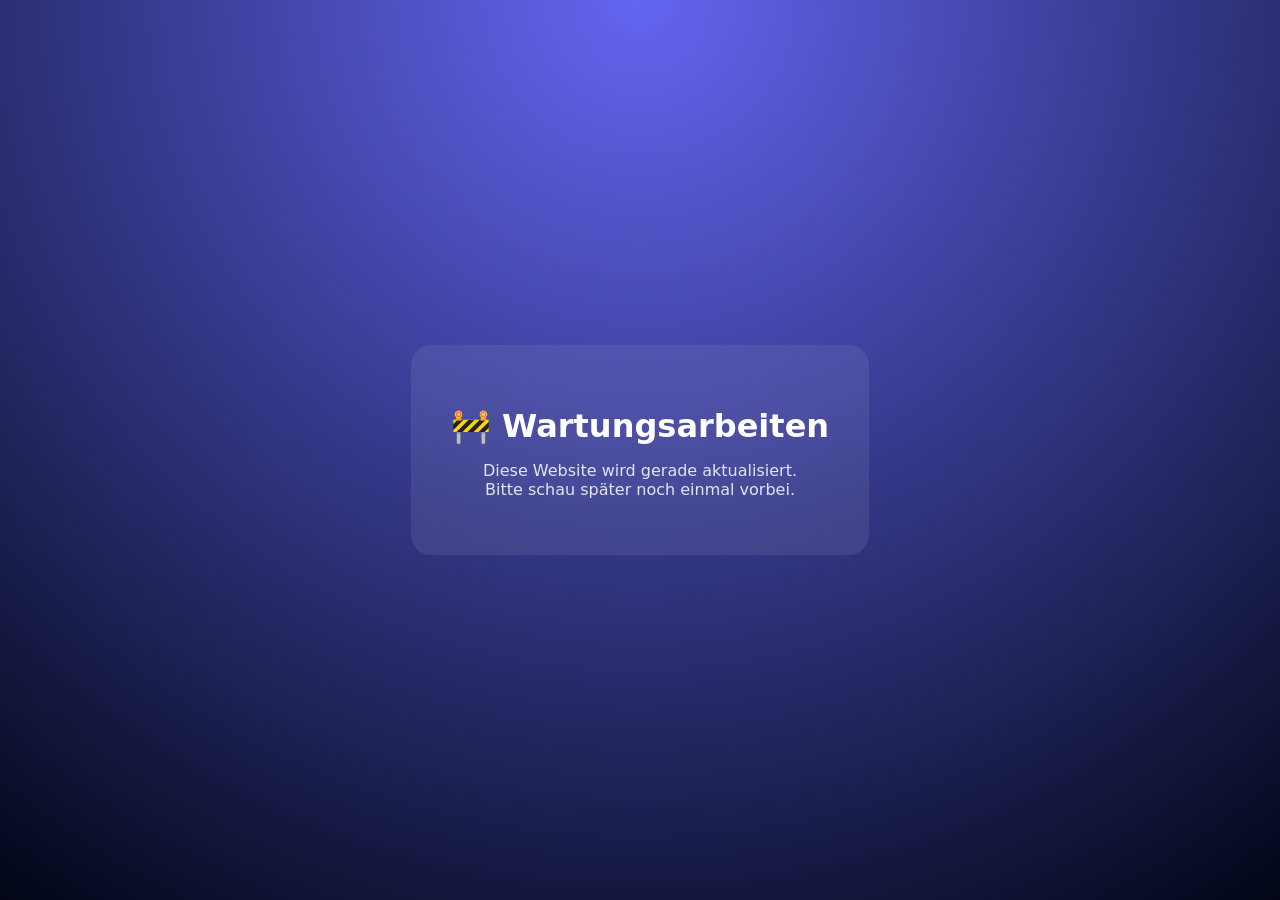
<file: index.html>
<!DOCTYPE html>
<html lang="de">
<head>


	<script>
(async () => {
  try {
    // Wenn maintenance.on existiert -> Wartungsseite anzeigen
    const res = await fetch('/maintenance.on', { cache: 'no-store' });
    if (res.ok) window.location.replace('/maintenance.html');
  } catch (e) {
    // wenn fetch nicht klappt: normal laden
  }
})();
</script>
	
	<link rel="icon" type="image/svg+xml" href="data:image/svg+xml,<svg xmlns='http://www.w3.org/2000/svg' viewBox='0 0 100 100'><rect rx='20' width='100' height='100' fill='%234F46E5'/><text x='50' y='68' text-anchor='middle' font-size='50' font-family='monospace' fill='white'>&lt;/&gt;</text></svg>">
<link rel="icon" type="image/png" sizes="32x32" href="favicon-32x32.png">
<link rel="icon" type="image/png" sizes="16x16" href="favicon-16x16.png">
    <meta charset="UTF-8">
    <meta name="viewport" content="width=device-width, initial-scale=1.0">
    <title>SasjaDesign | Webdesign für lokale Unternehmen</title>
    <meta name="description" content="Professionelles Webdesign für lokale Unternehmen. Moderne, schnelle und mobiloptimierte Websites, die echte Kunden bringen.">

    <!-- Dark Mode sofort anwenden -->
    <script>
        (function(){
            var m=document.cookie.match(/(?:^|;\s*)theme=([^;]*)/);
            var t=m?decodeURIComponent(m[1]):null;
            if(t==='dark'||(!t&&window.matchMedia('(prefers-color-scheme: dark)').matches)){
                document.documentElement.classList.add('dark');
            }
        })();
    </script>

    <link rel="preconnect" href="https://fonts.googleapis.com">
    <link rel="preconnect" href="https://fonts.gstatic.com" crossorigin>
    <link href="https://fonts.googleapis.com/css2?family=Inter:wght@300;400;500;600;700;800;900&family=Plus+Jakarta+Sans:wght@400;500;600;700;800&display=swap" rel="stylesheet">
    <link rel="stylesheet" href="https://cdnjs.cloudflare.com/ajax/libs/font-awesome/6.5.1/css/all.min.css">
    <link rel="stylesheet" href="css/style.css">
</head>
<body>

    <!-- ==================== PAGE LOADER ==================== -->
    <div class="page-loader" id="pageLoader">
        <div class="loader-spinner"></div>
    </div>

    <!-- ==================== NAVBAR ==================== -->
    <nav class="navbar" id="navbar">
        <div class="container nav-container">
            <a href="#hero" class="logo">
                <span class="logo-icon">&lt;/&gt;</span>
                <span class="logo-text">SasjaDesign<span class="logo-dot">.</span></span>
            </a>
            <div class="nav-links" id="navLinks">
                <a href="#hero" class="nav-link active">Start</a>
                <a href="#services" class="nav-link">Leistungen</a>
                <a href="#portfolio" class="nav-link">Portfolio</a>
                <a href="#process" class="nav-link">Ablauf</a>
                <a href="#pricing" class="nav-link">Preise</a>
                <a href="#testimonials" class="nav-link">Referenzen</a>
                <a href="#contact" class="nav-link">Kontakt</a>
            </div>
            <div class="nav-actions">
                <a href="#contact" class="btn btn-primary nav-cta">Kontakt</a>
                <button class="hamburger" id="navHamburger" aria-label="Menü öffnen">
                    <span class="bar"></span>
                    <span class="bar"></span>
                    <span class="bar"></span>
                </button>
            </div>
        </div>
    </nav>

    <!-- ==================== HERO ==================== -->
    <section class="hero" id="hero">
        <div class="hero-bg-shapes">
            <div class="shape shape-1"></div>
            <div class="shape shape-2"></div>
            <div class="shape shape-3"></div>
        </div>
        <div class="container hero-container">
            <div class="hero-content" data-animate>
                <div class="hero-badge">
                    <span class="badge-dot"></span>
                    Verfügbar für neue Projekte
                </div>
                <h1 class="hero-title">
                    Moderne Websites <br>für <span class="text-gradient">lokale Unternehmen</span>
                </h1>
                <p class="hero-subtitle">
                    Ich helfe lokalen Unternehmen, online sichtbar zu werden – mit professionellen,
                    schnellen und mobiloptimierten Websites, die echte Kunden bringen.
                </p>
                <div class="hero-cta">
                    <a href="#contact" class="btn btn-primary btn-lg">Kostenlose Beratung <i class="fas fa-arrow-right"></i></a>
                    <a href="#portfolio" class="btn btn-outline btn-lg">Meine Arbeiten</a>
                </div>
                <div class="hero-stats">
                    <div class="stat">
                        <span class="stat-number" data-count="15">0</span><span class="stat-plus">+</span>
                        <span class="stat-label">Projekte</span>
                    </div>
                    <div class="stat-divider"></div>
                    <div class="stat">
                        <span class="stat-number" data-count="100">0</span><span class="stat-plus">%</span>
                        <span class="stat-label">Zufriedenheit</span>
                    </div>
                    <div class="stat-divider"></div>
                    <div class="stat">
                        <span class="stat-number" data-count="5">0</span><span class="stat-plus">★</span>
                        <span class="stat-label">Bewertung</span>
                    </div>
                </div>
            </div>
            <div class="hero-visual" data-animate="fade-left">
                <div class="browser-mockup">
                    <div class="browser-header">
                        <div class="browser-dots">
                            <span class="dot red"></span>
                            <span class="dot yellow"></span>
                            <span class="dot green"></span>
                        </div>
                        <div class="browser-url">
                            <i class="fas fa-lock"></i>
                            www.dein-kunde.de
                        </div>
                    </div>
                    <div class="browser-body">
                        <div class="mock-nav"></div>
                        <div class="mock-hero-section">
                            <div class="mock-badge"></div>
                            <div class="mock-title"></div>
                            <div class="mock-text"></div>
                            <div class="mock-text short"></div>
                            <div class="mock-btn"></div>
                        </div>
                        <div class="mock-cards">
                            <div class="mock-card">
                                <div class="mock-card-icon"></div>
                                <div class="mock-card-line"></div>
                                <div class="mock-card-line short"></div>
                            </div>
                            <div class="mock-card">
                                <div class="mock-card-icon"></div>
                                <div class="mock-card-line"></div>
                                <div class="mock-card-line short"></div>
                            </div>
                            <div class="mock-card">
                                <div class="mock-card-icon"></div>
                                <div class="mock-card-line"></div>
                                <div class="mock-card-line short"></div>
                            </div>
                        </div>
                    </div>
                </div>
                <div class="floating-card card-speed">
                    <i class="fas fa-bolt"></i>
                    <div>
                        <span class="fc-value">0.8s</span>
                        <span class="fc-label">Ladezeit</span>
                    </div>
                </div>
                <div class="floating-card card-mobile">
                    <i class="fas fa-mobile-alt"></i>
                    <div>
                        <span class="fc-value">100%</span>
                        <span class="fc-label">Mobiloptimiert</span>
                    </div>
                </div>
            </div>
        </div>
        <div class="scroll-indicator">
            <div class="mouse">
                <div class="wheel"></div>
            </div>
        </div>
    </section>

    <!-- ==================== SERVICES ==================== -->
    <section class="services section" id="services">
        <div class="container">
            <div class="section-header" data-animate>
                <span class="section-tag">Leistungen</span>
                <h2 class="section-title">Alles, was dein Unternehmen <span class="text-gradient">online braucht</span></h2>
                <p class="section-subtitle">Von der ersten Idee bis zur fertigen Website – ich kümmere mich um alles, damit du dich auf dein Geschäft konzentrieren kannst.</p>
            </div>
            <div class="services-grid">
                <div class="service-card" data-animate data-delay="0">
                    <div class="service-icon"><i class="fas fa-palette"></i></div>
                    <h3>Webdesign</h3>
                    <p>Individuelles, modernes Design, das zu deiner Marke passt und Vertrauen bei deinen Kunden aufbaut.</p>
                    <ul class="service-features">
                        <li><i class="fas fa-check"></i> Individuelles Design</li>
                        <li><i class="fas fa-check"></i> Responsive Layout</li>
                        <li><i class="fas fa-check"></i> Benutzerfreundlich</li>
                    </ul>
                </div>
                <div class="service-card" data-animate data-delay="100">
                    <div class="service-icon"><i class="fas fa-code"></i></div>
                    <h3>Webentwicklung</h3>
                    <p>Schnelle, sichere und saubere Programmierung mit den neuesten Technologien für beste Performance.</p>
                    <ul class="service-features">
                        <li><i class="fas fa-check"></i> Schnelle Ladezeiten</li>
                        <li><i class="fas fa-check"></i> Sauberer Code</li>
                        <li><i class="fas fa-check"></i> SSL-Verschlüsselung</li>
                    </ul>
                </div>
                <div class="service-card" data-animate data-delay="200">
                    <div class="service-icon"><i class="fas fa-search"></i></div>
                    <h3>SEO-Optimierung</h3>
                    <p>Damit dein Unternehmen bei Google gefunden wird – lokale SEO-Optimierung inklusive.</p>
                    <ul class="service-features">
                        <li><i class="fas fa-check"></i> Google My Business</li>
                        <li><i class="fas fa-check"></i> Lokale Keywords</li>
                        <li><i class="fas fa-check"></i> Meta-Optimierung</li>
                    </ul>
                </div>
                <div class="service-card" data-animate data-delay="0">
                    <div class="service-icon"><i class="fas fa-mobile-alt"></i></div>
                    <h3>Mobile First</h3>
                    <p>Über 70% der Besucher kommen über das Handy – deine Website sieht überall perfekt aus.</p>
                    <ul class="service-features">
                        <li><i class="fas fa-check"></i> Touch-optimiert</li>
                        <li><i class="fas fa-check"></i> Alle Bildschirmgrößen</li>
                        <li><i class="fas fa-check"></i> Schnell mobil</li>
                    </ul>
                </div>
                <div class="service-card" data-animate data-delay="100">
                    <div class="service-icon"><i class="fas fa-pen-nib"></i></div>
                    <h3>Content-Erstellung</h3>
                    <p>Professionelle Texte und Bildauswahl, die deine Zielgruppe ansprechen und überzeugen.</p>
                    <ul class="service-features">
                        <li><i class="fas fa-check"></i> SEO-Texte</li>
                        <li><i class="fas fa-check"></i> Bildoptimierung</li>
                        <li><i class="fas fa-check"></i> Call-to-Actions</li>
                    </ul>
                </div>
                <div class="service-card" data-animate data-delay="200">
                    <div class="service-icon"><i class="fas fa-headset"></i></div>
                    <h3>Wartung & Support</h3>
                    <p>Nach dem Launch bin ich weiterhin für dich da – Updates, Änderungen und technischer Support.</p>
                    <ul class="service-features">
                        <li><i class="fas fa-check"></i> Regelmäßige Updates</li>
                        <li><i class="fas fa-check"></i> Backups</li>
                        <li><i class="fas fa-check"></i> Schneller Support</li>
                    </ul>
                </div>
            </div>
        </div>
    </section>

    <!-- ==================== PORTFOLIO ==================== -->
    <section class="section" id="portfolio">
        <div class="container">
            <div class="section-header" data-animate>
                <span class="section-tag">Portfolio</span>
                <h2 class="section-title">Meine neuesten <span class="text-gradient">Projekte</span></h2>
                <p class="section-subtitle">Überzeuge dich selbst von meiner Arbeit. Jedes Projekt wird individuell auf die Bedürfnisse des Kunden zugeschnitten.</p>
            </div>
            <div class="portfolio-grid">
                <div class="portfolio-item featured" data-animate data-delay="0">
                    <div class="portfolio-card">
                        <div class="portfolio-image">
				 <img src="images/Elektriker.png"
                 			alt="Elektroniker Website – Webdesign"
                 				class="portfolio-preview">
                            <div class="portfolio-placeholder">
                                <div class="pp-browser">
                                    <div class="pp-dots"><span></span><span></span><span></span></div>
                                    <div class="pp-content">
                                        <div class="pp-nav"></div>
                                        <div class="pp-hero">
                                            <div class="pp-title-block"></div>
                                            <div class="pp-text-block"></div>
                                            <div class="pp-btn-block"></div>
                                        </div>
                                        <div class="pp-grid">
                                            <div class="pp-box"></div>
                                            <div class="pp-box"></div>
                                            <div class="pp-box"></div>
                                        </div>
                                    </div>
                                </div>
                            </div>
                            <div class="portfolio-overlay">
                                <a href="Demos/Elektroniker.html" class="portfolio-link">Website ansehen <i class="fas fa-external-link-alt"></i></a>
                            </div>
                            <span class="portfolio-featured-badge">Featured</span>
                        </div>
                        <div class="portfolio-info">
                            <div class="portfolio-tags">
                                <span>Webdesign</span>
                                <span>Entwicklung</span>
                                <span>SEO</span>
                            </div>
                            <h3>Elektroniker Beispiel</h3>
                            <p>Professionelle Website mit Leistungsübersicht, Notdienst-Kontakt und Google Maps Integration.</p>
                        </div>
                    </div>
                </div>
                <div class="portfolio-item" data-animate data-delay="100">
                    <div class="portfolio-card">
                        <div class="portfolio-image">
			 <img src="images/Handwerker.png"
                 			alt="Handwerker Website – Webdesign"
                 				class="portfolio-preview">
                            <div class="portfolio-placeholder color-2">
                                <div class="pp-browser">
                                    <div class="pp-dots"><span></span><span></span><span></span></div>
                                    <div class="pp-content">
                                        <div class="pp-nav"></div>
                                        <div class="pp-hero">
                                            <div class="pp-title-block"></div>
                                            <div class="pp-text-block"></div>
                                            <div class="pp-btn-block"></div>
                                        </div>
                                        <div class="pp-grid">
                                            <div class="pp-box"></div>
                                            <div class="pp-box"></div>
                                            <div class="pp-box"></div>
                                        </div>
                                    </div>
                                </div>
                            </div>
                            <div class="portfolio-overlay">
                                <a href="Demos/Handwerker.html" class="portfolio-link">Website ansehen <i class="fas fa-external-link-alt"></i></a>
                            </div>
                        </div>
                        <div class="portfolio-info">
                            <div class="portfolio-tags">
                                <span>Webdesign</span>
                                <span>SEO</span>
                            </div>
                            <h3>Handwerksbetrieb</h3>
                            <p>Professionelle Unternehmensseite mit Leistungsübersicht und Kontaktformular.</p>
                        </div>
                    </div>
                </div>
                <div class="portfolio-item" data-animate data-delay="200">
                    <div class="portfolio-card">
                        <div class="portfolio-image">
			 <img src="images/Friseur.png"
                 			alt="Friseur Website – Webdesign"
                 				class="portfolio-preview">
							<div class="portfolio-placeholder color-3">
                                <div class="pp-browser">
                                    <div class="pp-dots"><span></span><span></span><span></span></div>
                                    <div class="pp-content">
                                        <div class="pp-nav"></div>
                                        <div class="pp-hero">
                                            <div class="pp-title-block"></div>
                                            <div class="pp-text-block"></div>
                                            <div class="pp-btn-block"></div>
                                        </div>
                                        <div class="pp-grid">
                                            <div class="pp-box"></div>
                                            <div class="pp-box"></div>
                                            <div class="pp-box"></div>
                                        </div>
                                    </div>
                                </div>
                            </div>
                            <div class="portfolio-overlay">
                                <a href="Demos/Friseur.html" class="portfolio-link">Website ansehen <i class="fas fa-external-link-alt"></i></a>
                            </div>
                        </div>
                        <div class="portfolio-info">
                            <div class="portfolio-tags">
                                <span>Webdesign</span>
                                <span>Mobile</span>
                            </div>
                            <h3>Friseursalon</h3>
                            <p>Stilvolle Website mit Online-Terminbuchung und Galerie der Arbeiten.</p>
                        </div>
                    </div>
                </div>
            </div>
        </div>
    </section>

    <!-- ==================== PROCESS ==================== -->
    <section class="process section" id="process">
        <div class="container">
            <div class="section-header" data-animate>
                <span class="section-tag">Ablauf</span>
                <h2 class="section-title">In 4 Schritten zur <span class="text-gradient">Website</span></h2>
                <p class="section-subtitle">Ein einfacher, transparenter Prozess – damit du immer weißt, was als Nächstes kommt.</p>
            </div>
            <div class="process-timeline">
                <div class="process-line"></div>
                <div class="process-step" data-animate data-delay="0">
                    <div class="step-number">01</div>
                    <div class="step-content">
                        <div class="step-icon"><i class="fas fa-comments"></i></div>
                        <h3>Kostenloses Erstgespräch</h3>
                        <p>Wir besprechen deine Wünsche, Ziele und Anforderungen. Ich berate dich ehrlich und unverbindlich.</p>
                    </div>
                </div>
                <div class="process-step" data-animate data-delay="100">
                    <div class="step-number">02</div>
                    <div class="step-content">
                        <div class="step-icon"><i class="fas fa-pencil-ruler"></i></div>
                        <h3>Konzept & Design</h3>
                        <p>Ich erstelle ein maßgeschneidertes Design-Konzept. Du bekommst einen Entwurf zur Abstimmung.</p>
                    </div>
                </div>
                <div class="process-step" data-animate data-delay="200">
                    <div class="step-number">03</div>
                    <div class="step-content">
                        <div class="step-icon"><i class="fas fa-code"></i></div>
                        <h3>Entwicklung</h3>
                        <p>Deine Website wird programmiert – schnell, responsive und SEO-optimiert. Regelmäßige Updates zum Fortschritt.</p>
                    </div>
                </div>
                <div class="process-step" data-animate data-delay="300">
                    <div class="step-number">04</div>
                    <div class="step-content">
                        <div class="step-icon"><i class="fas fa-rocket"></i></div>
                        <h3>Launch & Support</h3>
                        <p>Deine Website geht live! Danach biete ich fortlaufende Wartung und Support für dich an.</p>
                    </div>
                </div>
            </div>
        </div>
    </section>

    <!-- ==================== PRICING ==================== -->
    <section class="section" id="pricing">
        <div class="container">
            <div class="section-header" data-animate>
                <span class="section-tag">Preise</span>
                <h2 class="section-title">Transparente <span class="text-gradient">Festpreise</span></h2>
                <p class="section-subtitle">Keine versteckten Kosten. Du weißt vorher genau, was du bekommst und was es kostet.</p>
            </div>
            <div class="pricing-grid">
                <div class="pricing-card" data-animate data-delay="0">
                    <div class="pricing-header">
                        <h3>Starter</h3>
                        <p class="pricing-desc">Perfekt für den Einstieg</p>
                        <div class="pricing-price">
                            <span class="price-currency">€</span>
                            <span class="price-amount">499</span>
                        </div>
                        <span class="price-note">einmalig</span>
                    </div>
                    <ul class="pricing-features">
                        <li><i class="fas fa-check"></i> One-Page Website</li>
                        <li><i class="fas fa-check"></i> Responsive Design</li>
                        <li><i class="fas fa-check"></i> Kontaktformular</li>
                        <li><i class="fas fa-check"></i> SEO Grundoptimierung</li>
                        <li><i class="fas fa-check"></i> Google Maps</li>
                        <li class="disabled"><i class="fas fa-times"></i> Mehrere Unterseiten</li>
                        <li class="disabled"><i class="fas fa-times"></i> Blog-Funktion</li>
                    </ul>
                    <a href="#contact" class="btn btn-outline btn-block">Jetzt anfragen</a>
                </div>
                <div class="pricing-card popular" data-animate data-delay="100">
                    <span class="popular-badge">Beliebt</span>
                    <div class="pricing-header">
                        <h3>Business</h3>
                        <p class="pricing-desc">Für wachsende Unternehmen</p>
                        <div class="pricing-price">
                            <span class="price-currency">€</span>
                            <span class="price-amount">999</span>
                        </div>
                        <span class="price-note">einmalig</span>
                    </div>
                    <ul class="pricing-features">
                        <li><i class="fas fa-check"></i> Bis zu 5 Unterseiten</li>
                        <li><i class="fas fa-check"></i> Premium Design</li>
                        <li><i class="fas fa-check"></i> Kontaktformular</li>
                        <li><i class="fas fa-check"></i> SEO-Optimierung</li>
                        <li><i class="fas fa-check"></i> Google Maps</li>
                        <li><i class="fas fa-check"></i> Social Media Integration</li>
                        <li><i class="fas fa-check"></i> 3 Monate Support</li>
                    </ul>
                    <a href="#contact" class="btn btn-primary btn-block">Jetzt anfragen</a>
                </div>
                <div class="pricing-card" data-animate data-delay="200">
                    <div class="pricing-header">
                        <h3>Premium</h3>
                        <p class="pricing-desc">Das Komplettpaket</p>
                        <div class="pricing-price">
                            <span class="price-currency">€</span>
                            <span class="price-amount">1.999</span>
                        </div>
                        <span class="price-note">einmalig</span>
                    </div>
                    <ul class="pricing-features">
                        <li><i class="fas fa-check"></i> Unbegrenzte Seiten</li>
                        <li><i class="fas fa-check"></i> Exklusives Design</li>
                        <li><i class="fas fa-check"></i> CMS / Blog</li>
                        <li><i class="fas fa-check"></i> Erweiterte SEO</li>
                        <li><i class="fas fa-check"></i> Terminbuchung</li>
                        <li><i class="fas fa-check"></i> Analytics Dashboard</li>
                        <li><i class="fas fa-check"></i> 6 Monate Support</li>
                    </ul>
                    <a href="#contact" class="btn btn-outline btn-block">Jetzt anfragen</a>
                </div>
            </div>
        </div>
    </section>

    <!-- ==================== TESTIMONIALS ==================== -->
    <section class="testimonials section" id="testimonials">
        <div class="container">
            <div class="section-header" data-animate>
                <span class="section-tag">Referenzen</span>
                <h2 class="section-title">Das sagen meine <span class="text-gradient">Kunden</span></h2>
            </div>
            <div class="testimonials-grid">
                <div class="testimonial-card" data-animate data-delay="0">
                    <div class="testimonial-stars">
                        <i class="fas fa-star"></i><i class="fas fa-star"></i><i class="fas fa-star"></i><i class="fas fa-star"></i><i class="fas fa-star"></i>
                    </div>
                    <p class="testimonial-text">"Unsere neue Website hat unsere Anfragen verdreifacht! Die Zusammenarbeit war super professionell und unkompliziert."</p>
                    <div class="testimonial-author">
                        <div class="author-avatar">MK</div>
                        <div>
                            <span class="author-name">Max Kunze</span>
                            <span class="author-role">Inhaber, Kunze Malerbetrieb</span>
                        </div>
                    </div>
                </div>
                <div class="testimonial-card" data-animate data-delay="100">
                    <div class="testimonial-stars">
                        <i class="fas fa-star"></i><i class="fas fa-star"></i><i class="fas fa-star"></i><i class="fas fa-star"></i><i class="fas fa-star"></i>
                    </div>
                    <p class="testimonial-text">"Endlich eine Website, die auch auf dem Handy toll aussieht! Unsere Kunden buchen jetzt direkt online Termine."</p>
                    <div class="testimonial-author">
                        <div class="author-avatar">SB</div>
                        <div>
                            <span class="author-name">Sarah Bauer</span>
                            <span class="author-role">Inhaberin, Salon Bella</span>
                        </div>
                    </div>
                </div>
                <div class="testimonial-card" data-animate data-delay="200">
                    <div class="testimonial-stars">
                        <i class="fas fa-star"></i><i class="fas fa-star"></i><i class="fas fa-star"></i><i class="fas fa-star"></i><i class="fas fa-star"></i>
                    </div>
                    <p class="testimonial-text">"Von der Beratung bis zum Go-Live alles top. Wir werden jetzt bei Google gefunden und haben 40% mehr Laufkundschaft."</p>
                    <div class="testimonial-author">
                        <div class="author-avatar">TW</div>
                        <div>
                            <span class="author-name">Thomas Weber</span>
                            <span class="author-role">Geschäftsführer, Café Central</span>
                        </div>
                    </div>
                </div>
            </div>
        </div>
    </section>

    <!-- ==================== FAQ ==================== -->
    <section class="section" id="faq">
        <div class="container">
            <div class="section-header" data-animate>
                <span class="section-tag">FAQ</span>
                <h2 class="section-title">Häufig gestellte <span class="text-gradient">Fragen</span></h2>
            </div>
            <div class="faq-list">
                <div class="faq-item" data-animate>
                    <button class="faq-question">
                        Wie lange dauert es, bis meine Website fertig ist?
                        <i class="fas fa-chevron-down"></i>
                    </button>
                    <div class="faq-answer">
                        <p>In der Regel dauert es 1–3 Wochen, je nach Umfang des Projekts. Eine einfache One-Page Website kann oft schon in einer Woche fertig sein.</p>
                    </div>
                </div>
                <div class="faq-item" data-animate>
                    <button class="faq-question">
                        Muss ich selbst Texte und Bilder liefern?
                        <i class="fas fa-chevron-down"></i>
                    </button>
                    <div class="faq-answer">
                        <p>Nicht unbedingt! Ich kann die Texterstellung und Bildauswahl für dich übernehmen. Natürlich sind eigene Fotos und Informationen immer ein Plus.</p>
                    </div>
                </div>
                <div class="faq-item" data-animate>
                    <button class="faq-question">
                        Was kostet die monatliche Wartung?
                        <i class="fas fa-chevron-down"></i>
                    </button>
                    <div class="faq-answer">
                        <p>Kleine Änderungen und Updates sind oft im Support-Zeitraum inbegriffen. Darüber hinaus biete ich Wartungspakete ab 29€/Monat an.</p>
                    </div>
                </div>
                <div class="faq-item" data-animate>
                    <button class="faq-question">
                        Kann ich die Website später selbst bearbeiten?
                        <i class="fas fa-chevron-down"></i>
                    </button>
                    <div class="faq-answer">
                        <p>Ja! Ab dem Business-Paket gibt es die Möglichkeit, ein einfaches CMS einzubauen, mit dem du Texte, Bilder und mehr selbst ändern kannst.</p>
                    </div>
                </div>
                <div class="faq-item" data-animate>
                    <button class="faq-question">
                        Kommen noch Kosten für Hosting und Domain dazu?
                        <i class="fas fa-chevron-down"></i>
                    </button>
                    <div class="faq-answer">
                        <p>Die Domain kostet ca. 10–15€ pro Jahr, das Hosting ca. 5–10€ pro Monat. Ich berate dich gerne zu den besten Optionen für dein Budget.</p>
                    </div>
                </div>
            </div>
        </div>
    </section>

    <!-- ==================== CONTACT ==================== -->
    <section class="contact section" id="contact">
        <div class="container">
            <div class="contact-wrapper">
                <div class="contact-info" data-animate>
                    <span class="section-tag">Kontakt</span>
                    <h2 class="section-title">Lass uns über dein <span class="text-gradient">Projekt sprechen</span></h2>
                    <p>Du hast eine Idee oder Fragen? Schreib mir einfach – ich melde mich innerhalb von 24 Stunden bei dir.</p>
                    <div class="contact-details">
                        <div class="contact-item">
                            <div class="contact-icon"><i class="fas fa-envelope"></i></div>
                            <div>
                                <span class="contact-label">E-Mail</span>
                                <a href="mailto:sasjadesign@gmail.com">sasjadesign@gmail.com</a>
                            </div>
                        </div>
                        <div class="contact-item">
                            <div class="contact-icon"><i class="fas fa-phone"></i></div>
                            <div>
                                <span class="contact-label">Telefon</span>
                                <a href="tel:+4915123456789">+49 151 2345 6789</a>
                            </div>
                        </div>
                        <div class="contact-item">
                            <div class="contact-icon"><i class="fas fa-map-marker-alt"></i></div>
                            <div>
                                <span class="contact-label">Standort</span>
                                <span>Deine Stadt, Deutschland</span>
                            </div>
                        </div>
                    </div>
                </div>
                <div class="contact-form-wrapper" data-animate="fade-left">
                    <form class="contact-form" id="contactForm" action="https://formspree.io/f/mkoveqnz" method="POST">
                        <div class="form-group">
                            <label for="name">Name *</label>
                            <input type="text" id="name" name="name" required placeholder="Dein Name">
                        </div>
                        <div class="form-group">
                            <label for="email">E-Mail *</label>
                            <input type="email" id="email" name="email" required placeholder="deine@email.de">
                        </div>
                        <div class="form-group">
                            <label for="phone">Telefon (optional)</label>
                            <input type="tel" id="phone" name="phone" placeholder="+49 151 ...">
                        </div>
                        <div class="form-group">
                            <label for="package">Gewünschtes Paket</label>
                            <select id="package" name="package">
                                <option value="">Bitte wählen...</option>
                                <option value="Starter">Starter (499€)</option>
                                <option value="Business">Business (999€)</option>
                                <option value="Premium">Premium (1.999€)</option>
                                <option value="Individuell">Individuell</option>
                            </select>
                        </div>
                        <div class="form-group full-width">
                            <label for="message">Nachricht *</label>
                            <textarea id="message" name="message" rows="5" required placeholder="Erzähl mir von deinem Projekt..."></textarea>
                        </div>
                        <button type="submit" class="btn btn-primary btn-lg">Nachricht senden <i class="fas fa-paper-plane"></i></button>
                    </form>
                    <div class="form-success" id="formSuccess" style="display: none;">
                        <div class="success-icon"><i class="fas fa-check-circle"></i></div>
                        <h3>Nachricht gesendet!</h3>
                        <p>Vielen Dank für deine Anfrage. Ich melde mich innerhalb von 24 Stunden bei dir.</p>
                    </div>
                </div>
            </div>
        </div>
    </section>

    <!-- ==================== CTA ==================== -->
    <section class="cta-section">
        <div class="container">
            <div class="cta-box" data-animate>
                <h2>Bereit für deine neue Website?</h2>
                <p>Starte jetzt mit einem kostenlosen Beratungsgespräch – unverbindlich und ohne Risiko.</p>
                <a href="#contact" class="btn btn-white btn-lg">Jetzt starten <i class="fas fa-arrow-right"></i></a>
            </div>
        </div>
    </section>

    <!-- ==================== FOOTER ==================== -->
    <footer class="footer">
        <div class="container">
            <div class="footer-grid">
                <div class="footer-brand">
                    <a href="#hero" class="logo">
                        <span class="logo-icon">&lt;/&gt;</span>
                        <span class="logo-text">SasjaDesign<span class="logo-dot">.</span></span>
                    </a>
                    <p>Professionelles Webdesign für lokale Unternehmen. Damit du online gefunden wirst.</p>
                </div>
                <div class="footer-links-col">
                    <h4>Navigation</h4>
                    <ul>
                        <li><a href="#services">Leistungen</a></li>
                        <li><a href="#portfolio">Portfolio</a></li>
                        <li><a href="#process">Ablauf</a></li>
                        <li><a href="#pricing">Preise</a></li>
                    </ul>
                </div>
                <div class="footer-links-col">
                    <h4>Kontakt</h4>
                    <ul>
                        <li><a href="mailto:sasjadesign@gmail.com">sasjadesign@gmail.com</a></li>
                       <a><span>+49 151 2345 6789</span></a>
                       
                        <li><span>Deine Stadt, DE</span></li>
                    </ul>
                </div>
              <div class="footer-links-col">
    <h4>Rechtliches</h4>
    <ul>
        <li><a href="impressum.html">Impressum</a></li>
        <li><a href="datenschutz.html">Datenschutz</a></li>
        <li><a href="#" class="reopen-cookie-settings">Cookie-Einstellungen</a></li>
    </ul>
</div>
            <div class="footer-bottom">
                <p>&copy; <span id="currentYear"></span> SasjaDesign. Alle Rechte vorbehalten.</p>
            </div>
        </div>
    </footer>

    <!-- ==================== FIXED BUTTONS ==================== -->
    <button class="back-to-top" id="backToTop" aria-label="Nach oben scrollen">
        <i class="fas fa-arrow-up"></i>
    </button>


    <button id="theme-toggle" aria-label="Dark Mode umschalten">🌙</button>

    <!-- ==================== COOKIE CONSENT BANNER ==================== -->
    <div class="cookie-overlay" id="cookieOverlay">
        <div class="cookie-modal" id="cookieBanner">
            <div class="cookie-modal-header">
                <div class="cookie-icon">🍪</div>
                <div class="cookie-modal-header-text">
                    <h3>Wir respektieren deine Privatsphäre</h3>
                    <p>Diese Website verwendet Cookies, um dir die bestmögliche Erfahrung zu bieten. Notwendige Cookies sorgen dafür, dass die Website funktioniert. Optionale Cookies helfen uns, die Website zu verbessern.</p>
                    <button class="cookie-details-toggle" id="cookieDetailsToggle">
                        <span>Details anzeigen</span>
                        <i class="fas fa-chevron-down"></i>
                    </button>
                </div>
            </div>

            <div class="cookie-details" id="cookieDetails">
                <div class="cookie-category">
                    <div class="cookie-category-header">
                        <div class="cookie-category-info">
                            <h4>Notwendige Cookies</h4>
                            <p>Für Dark Mode, Cookie-Einstellungen und grundlegende Funktionen. Können nicht deaktiviert werden.</p>
                        </div>
                        <label class="cookie-switch disabled">
                            <input type="checkbox" checked disabled>
                            <span class="cookie-slider"></span>
                        </label>
                    </div>
                </div>
                <div class="cookie-category">
                    <div class="cookie-category-header">
                        <div class="cookie-category-info">
                            <h4>Analyse Cookies</h4>
                            <p>Helfen uns zu verstehen, wie Besucher die Website nutzen (z.B. Google Analytics).</p>
                        </div>
                        <label class="cookie-switch">
                            <input type="checkbox" id="cookieAnalytics">
                            <span class="cookie-slider"></span>
                        </label>
                    </div>
                </div>
                <div class="cookie-category">
                    <div class="cookie-category-header">
                        <div class="cookie-category-info">
                            <h4>Externe Medien</h4>
                            <p>Ermöglicht das Laden externer Inhalte wie Google Fonts, YouTube-Videos etc.</p>
                        </div>
                        <label class="cookie-switch">
                            <input type="checkbox" id="cookieExternal">
                            <span class="cookie-slider"></span>
                        </label>
                    </div>
                </div>
            </div>

            <div class="cookie-actions">
                <button class="cookie-btn cookie-btn-reject" id="cookieReject">Nur Notwendige</button>
                <button class="cookie-btn cookie-btn-save" id="cookieSave" style="display:none;">Auswahl speichern</button>
                <button class="cookie-btn cookie-btn-accept" id="cookieAccept">Alle akzeptieren</button>
            </div>

            <div class="cookie-footer-links">
                <a href="datenschutz.html">Datenschutzerklärung</a>
                <span>|</span>
                <a href="impressum.html">Impressum</a>
            </div>
        </div>
    </div>



    <script src="js/script.js"></script>
</body>
</html>
</file>
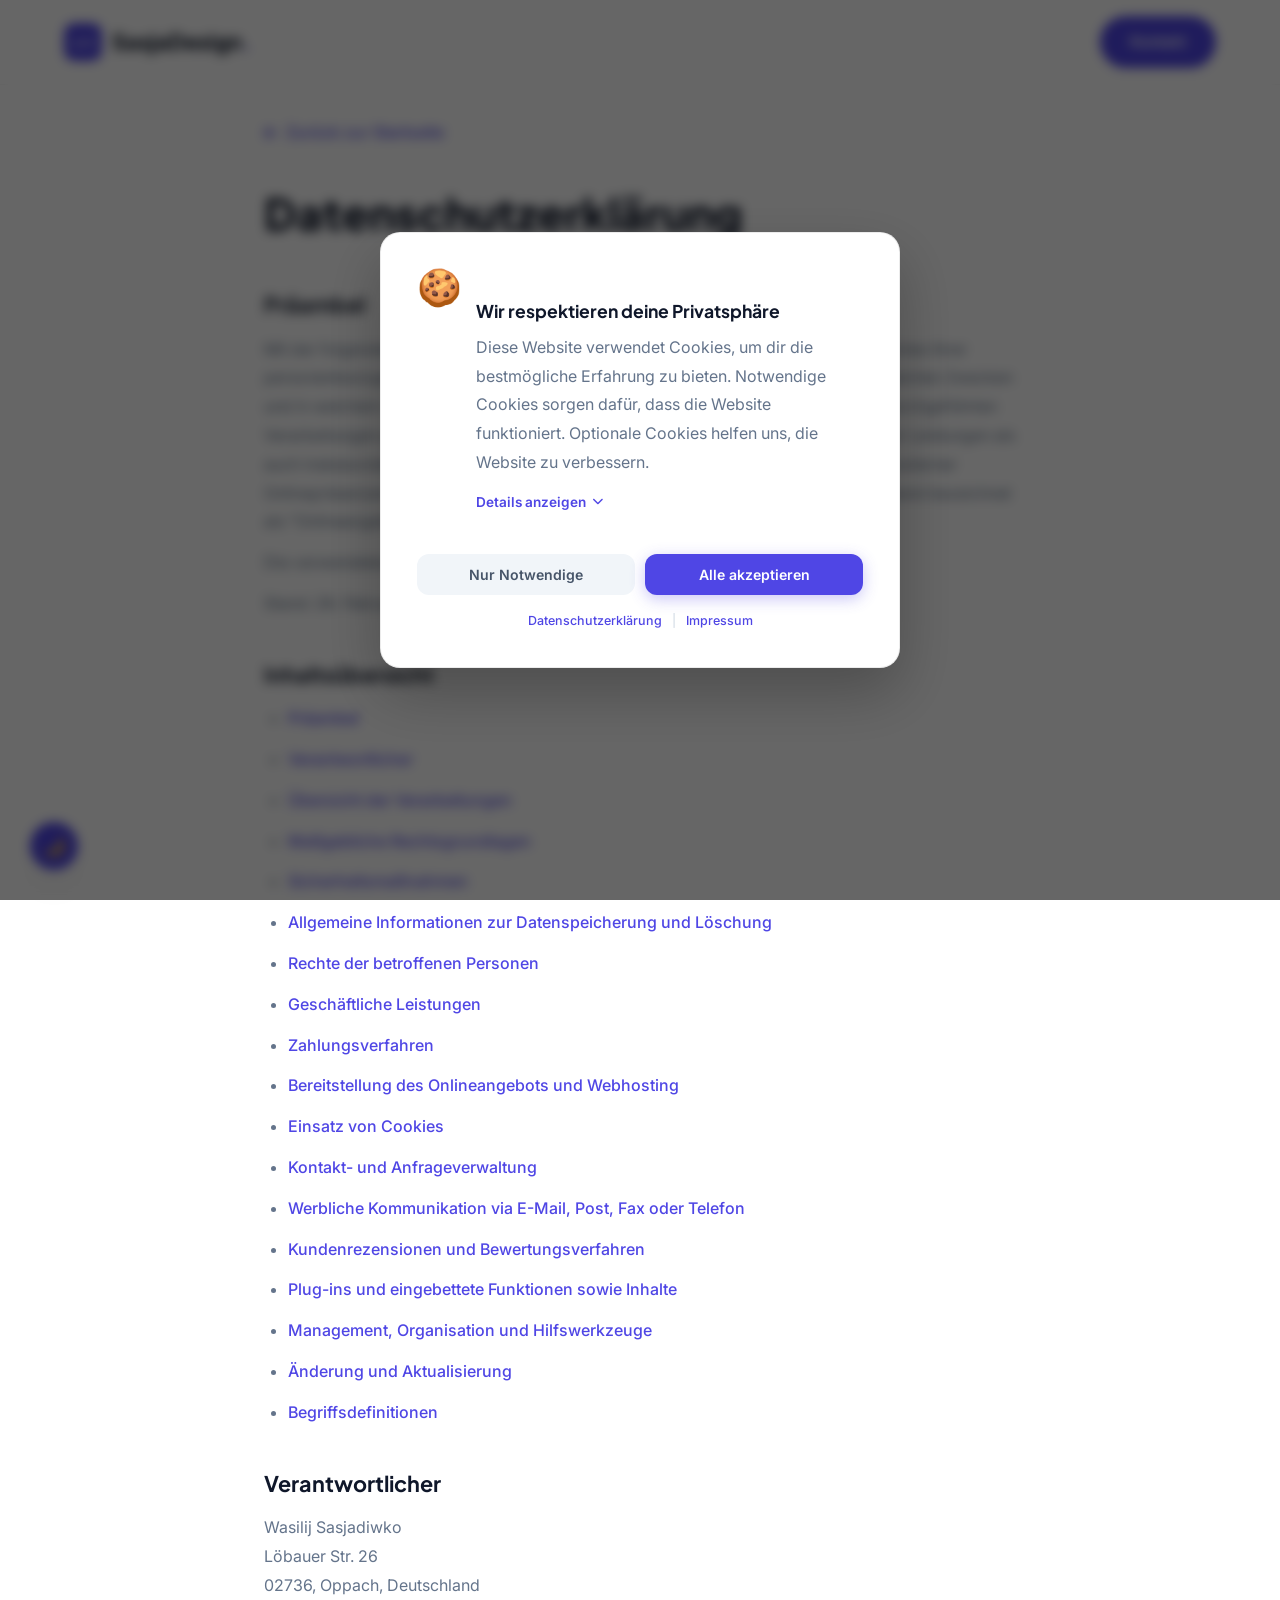
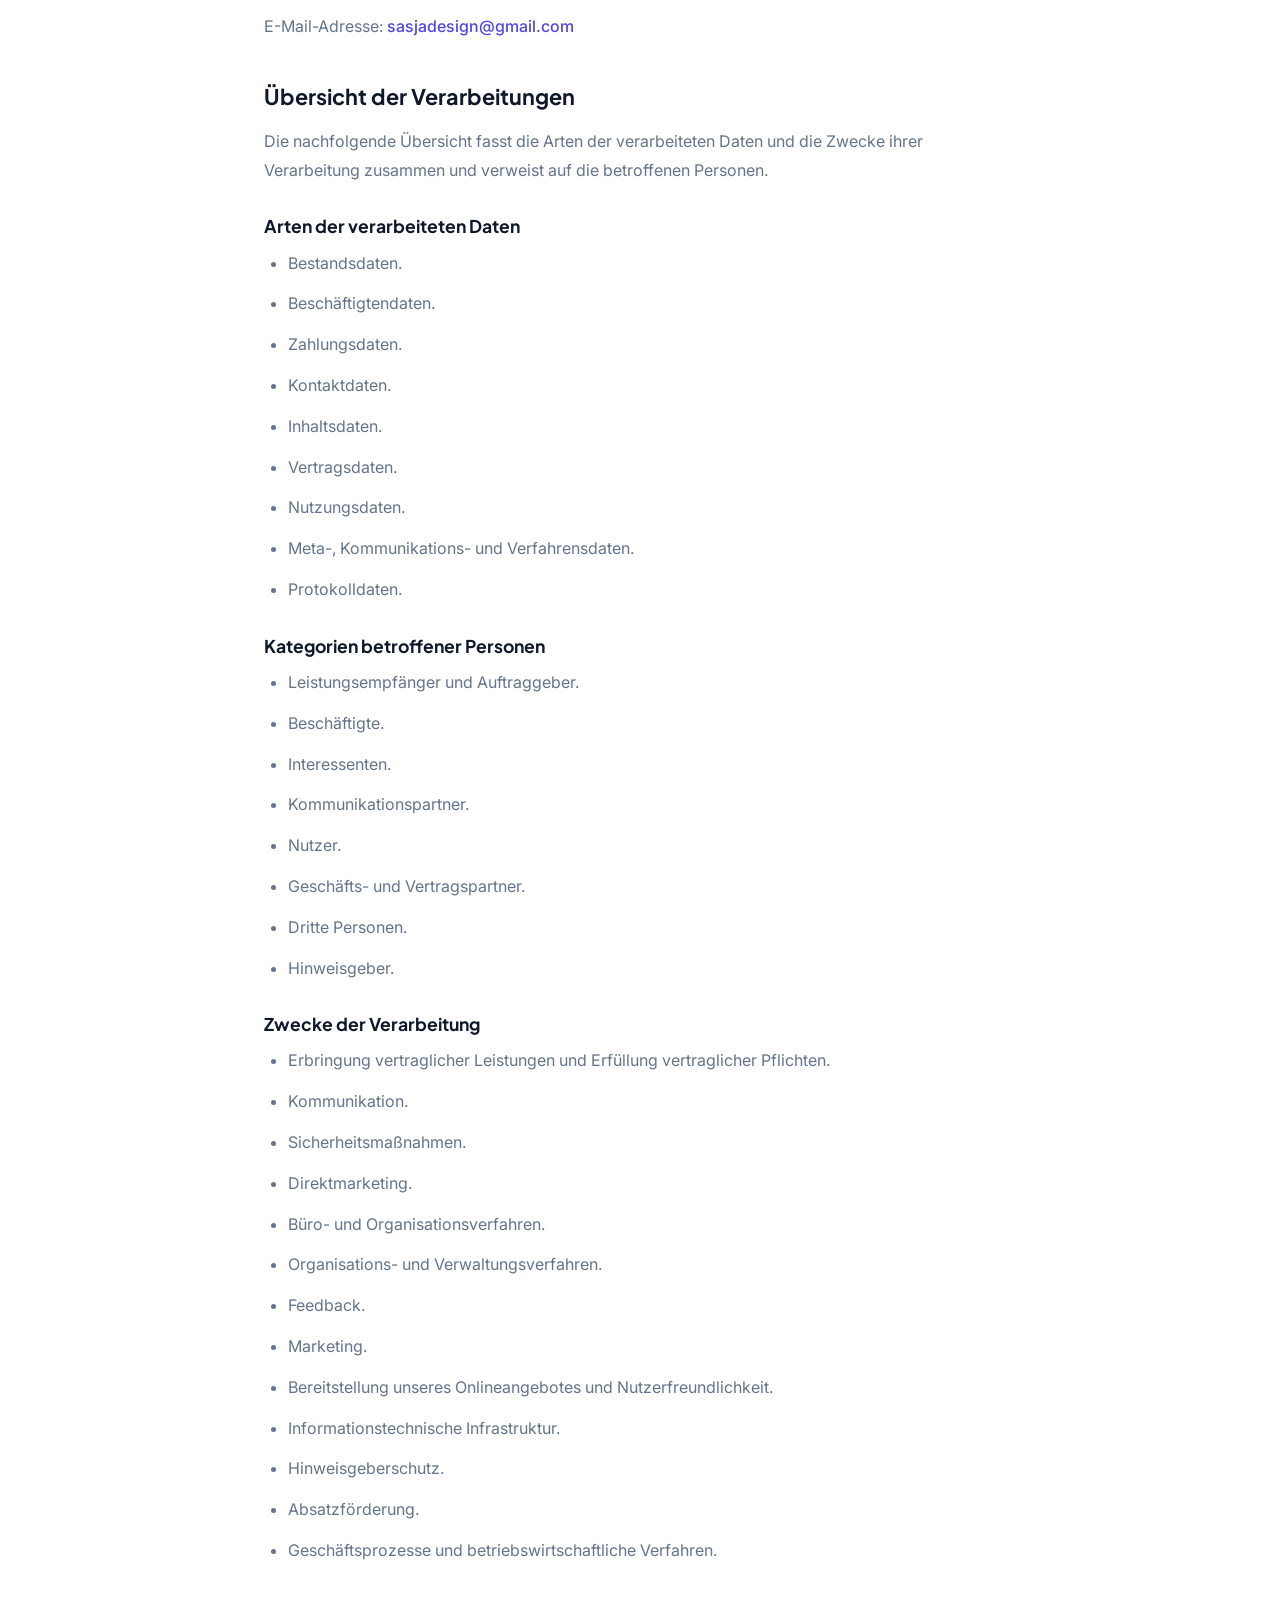
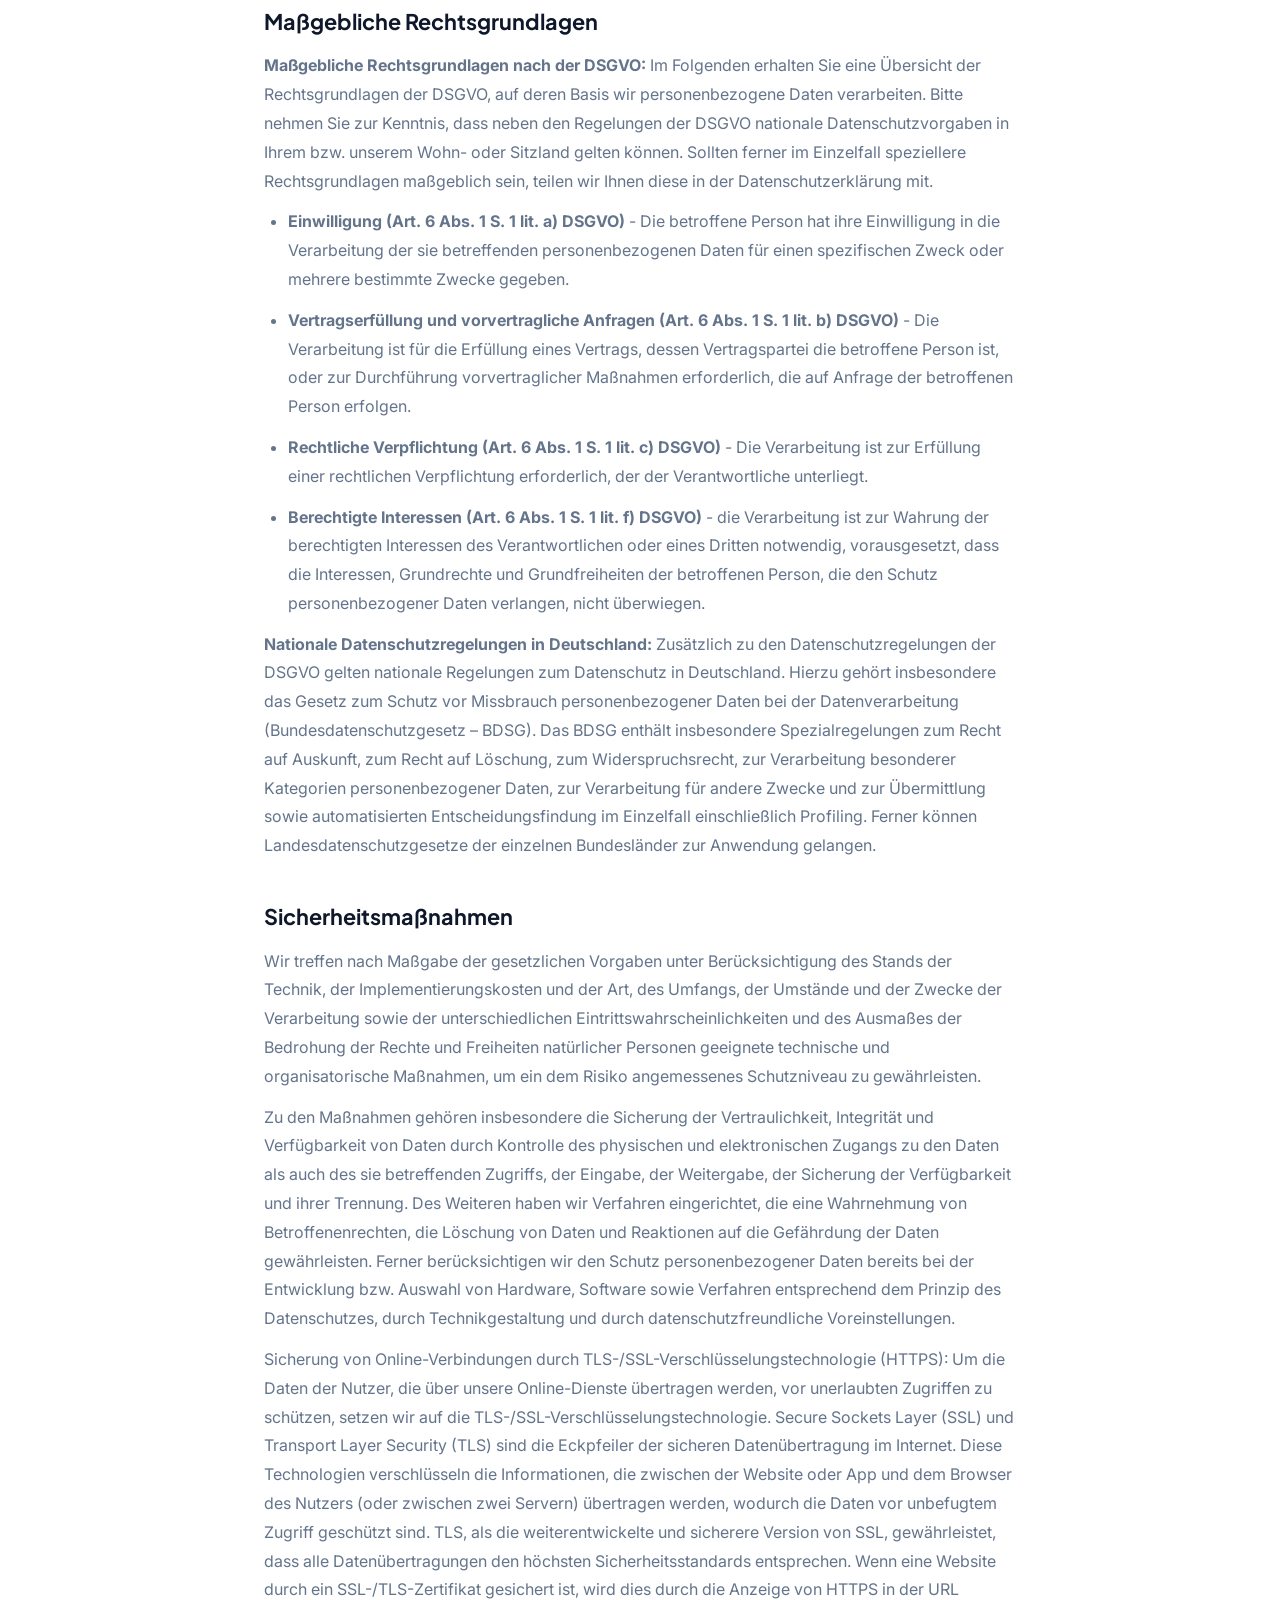
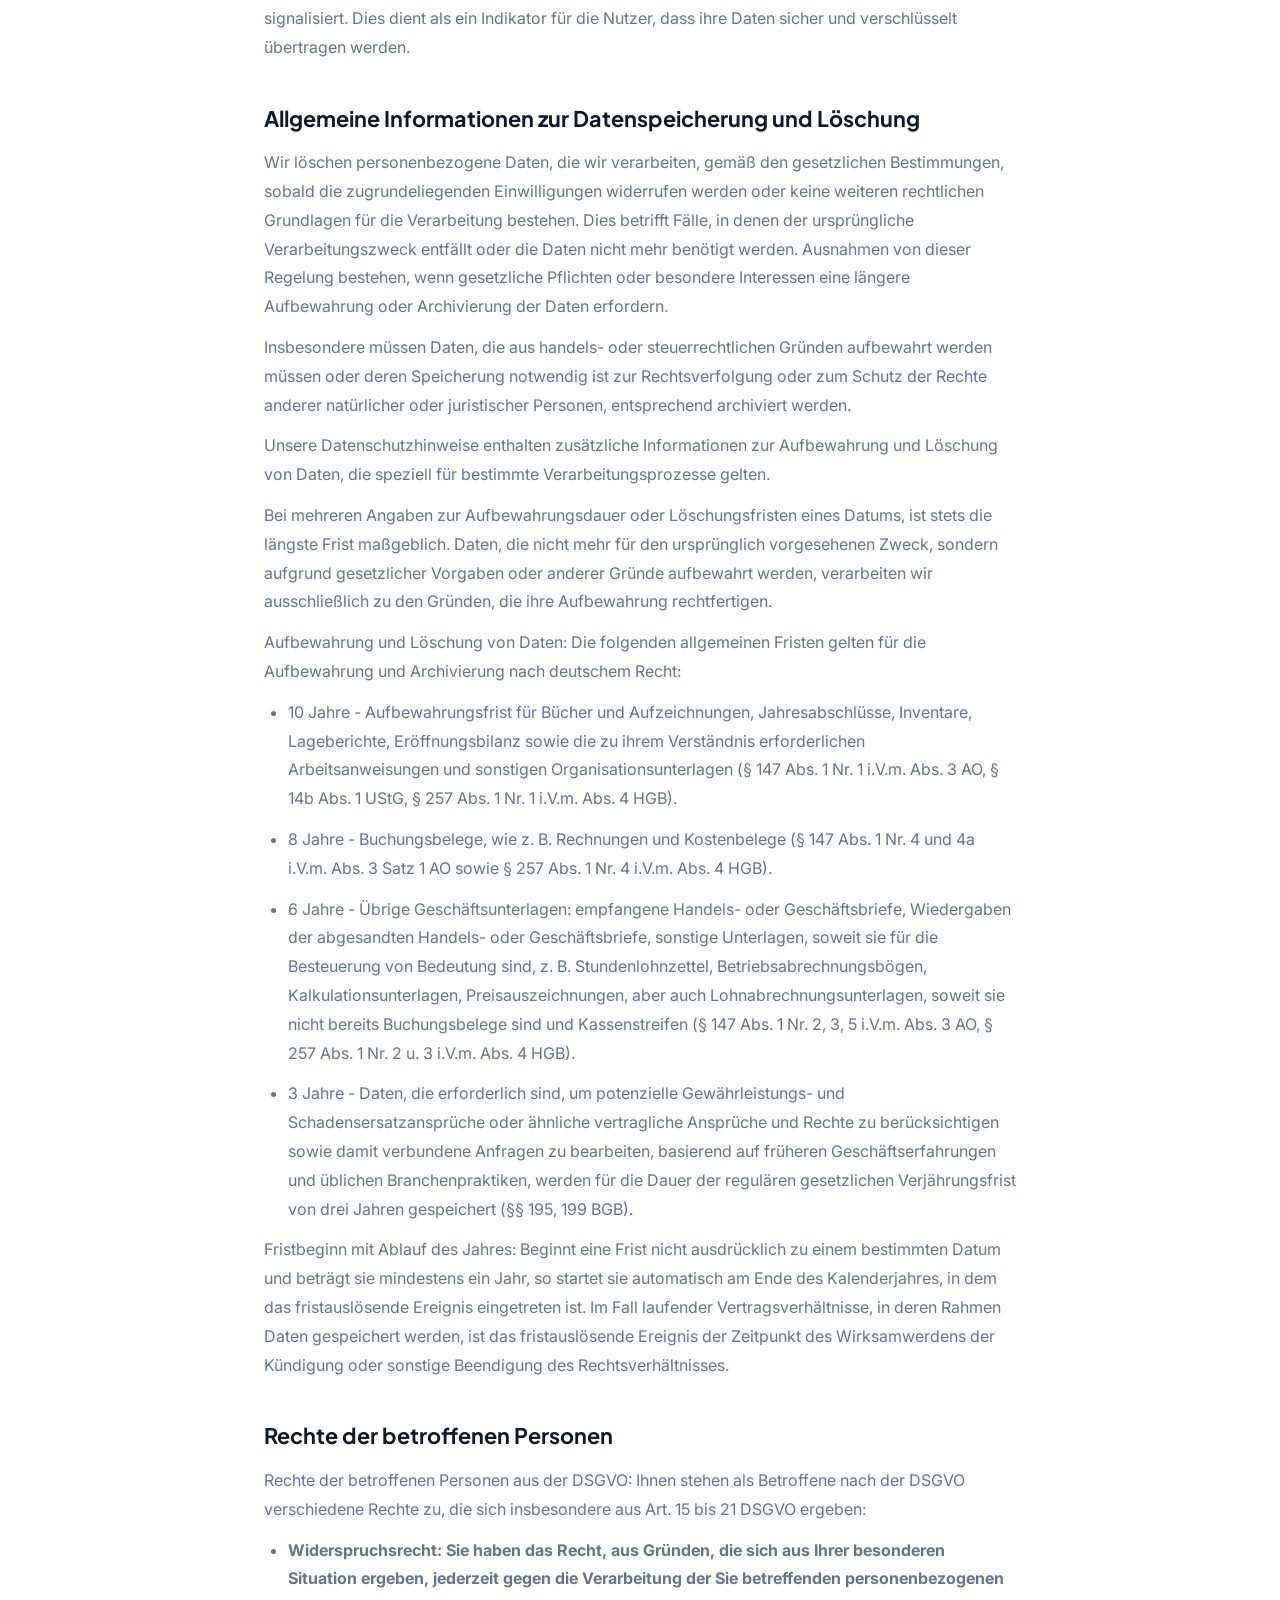
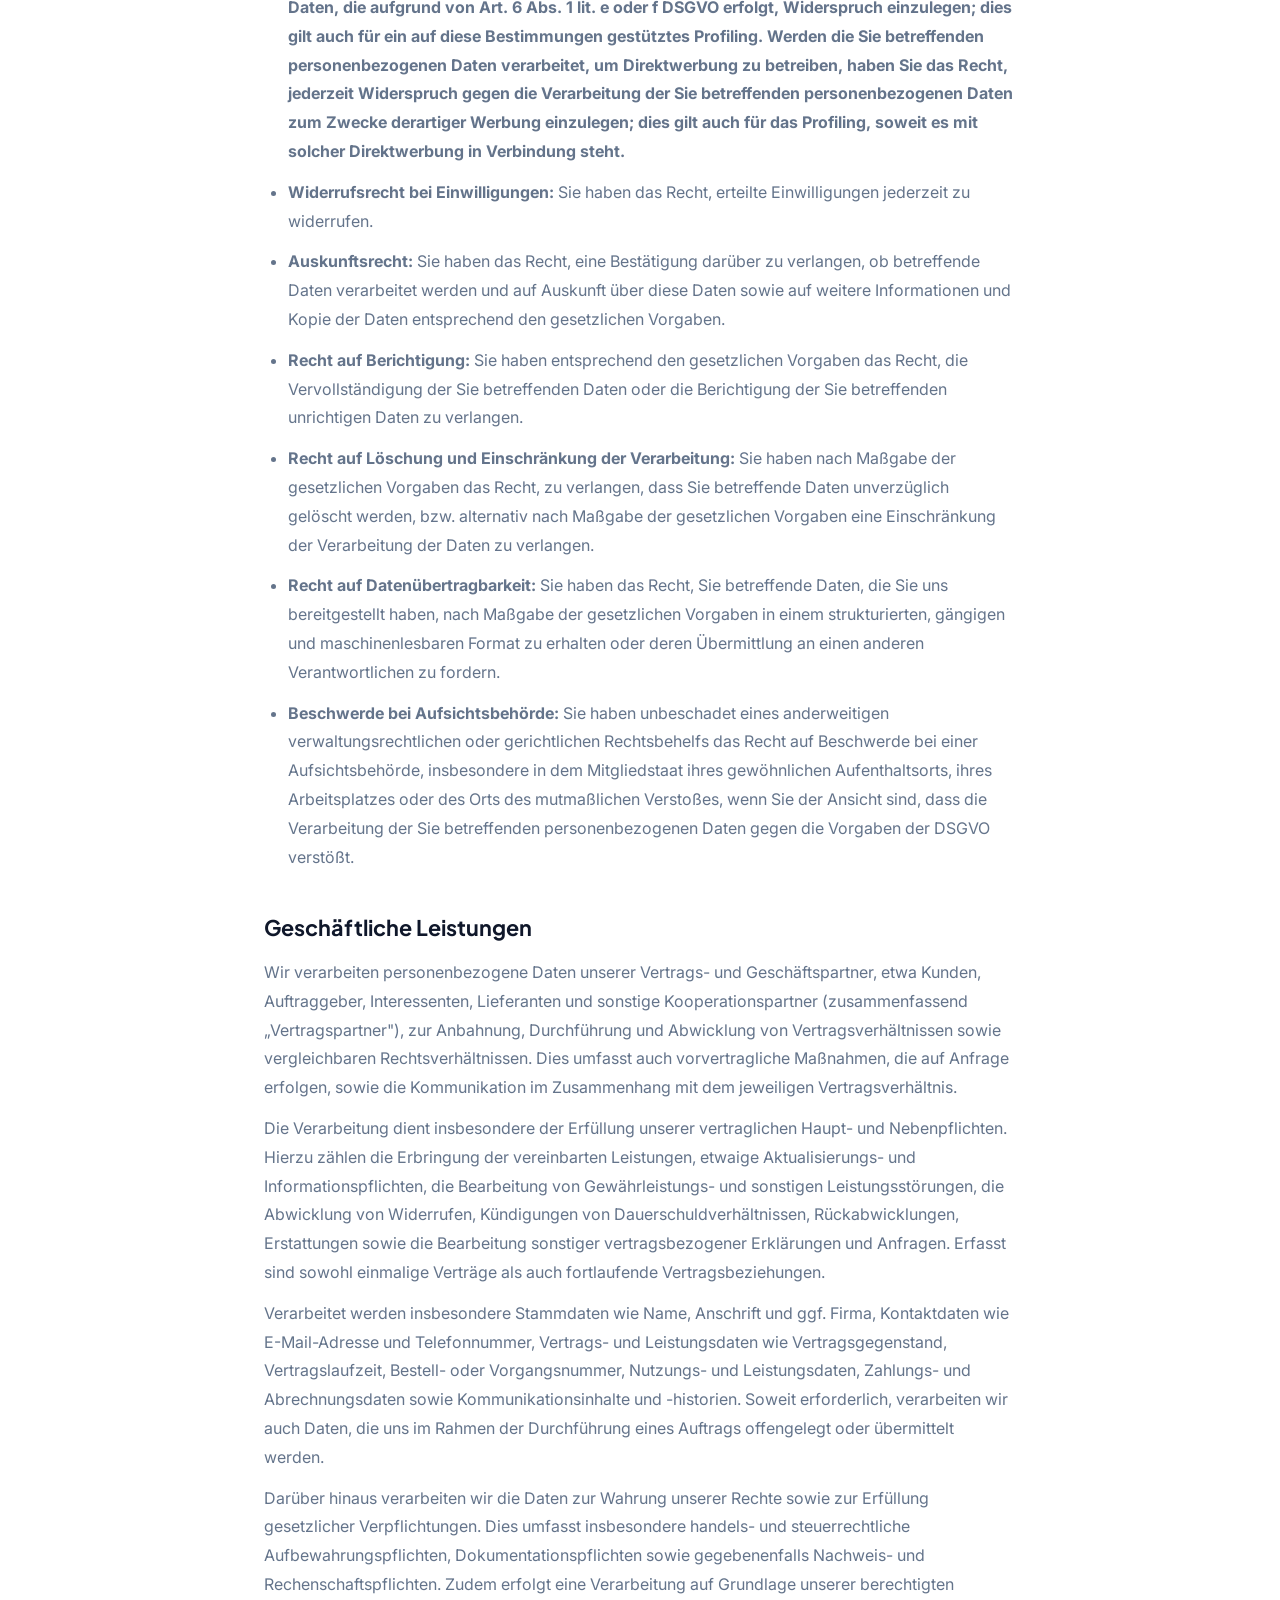
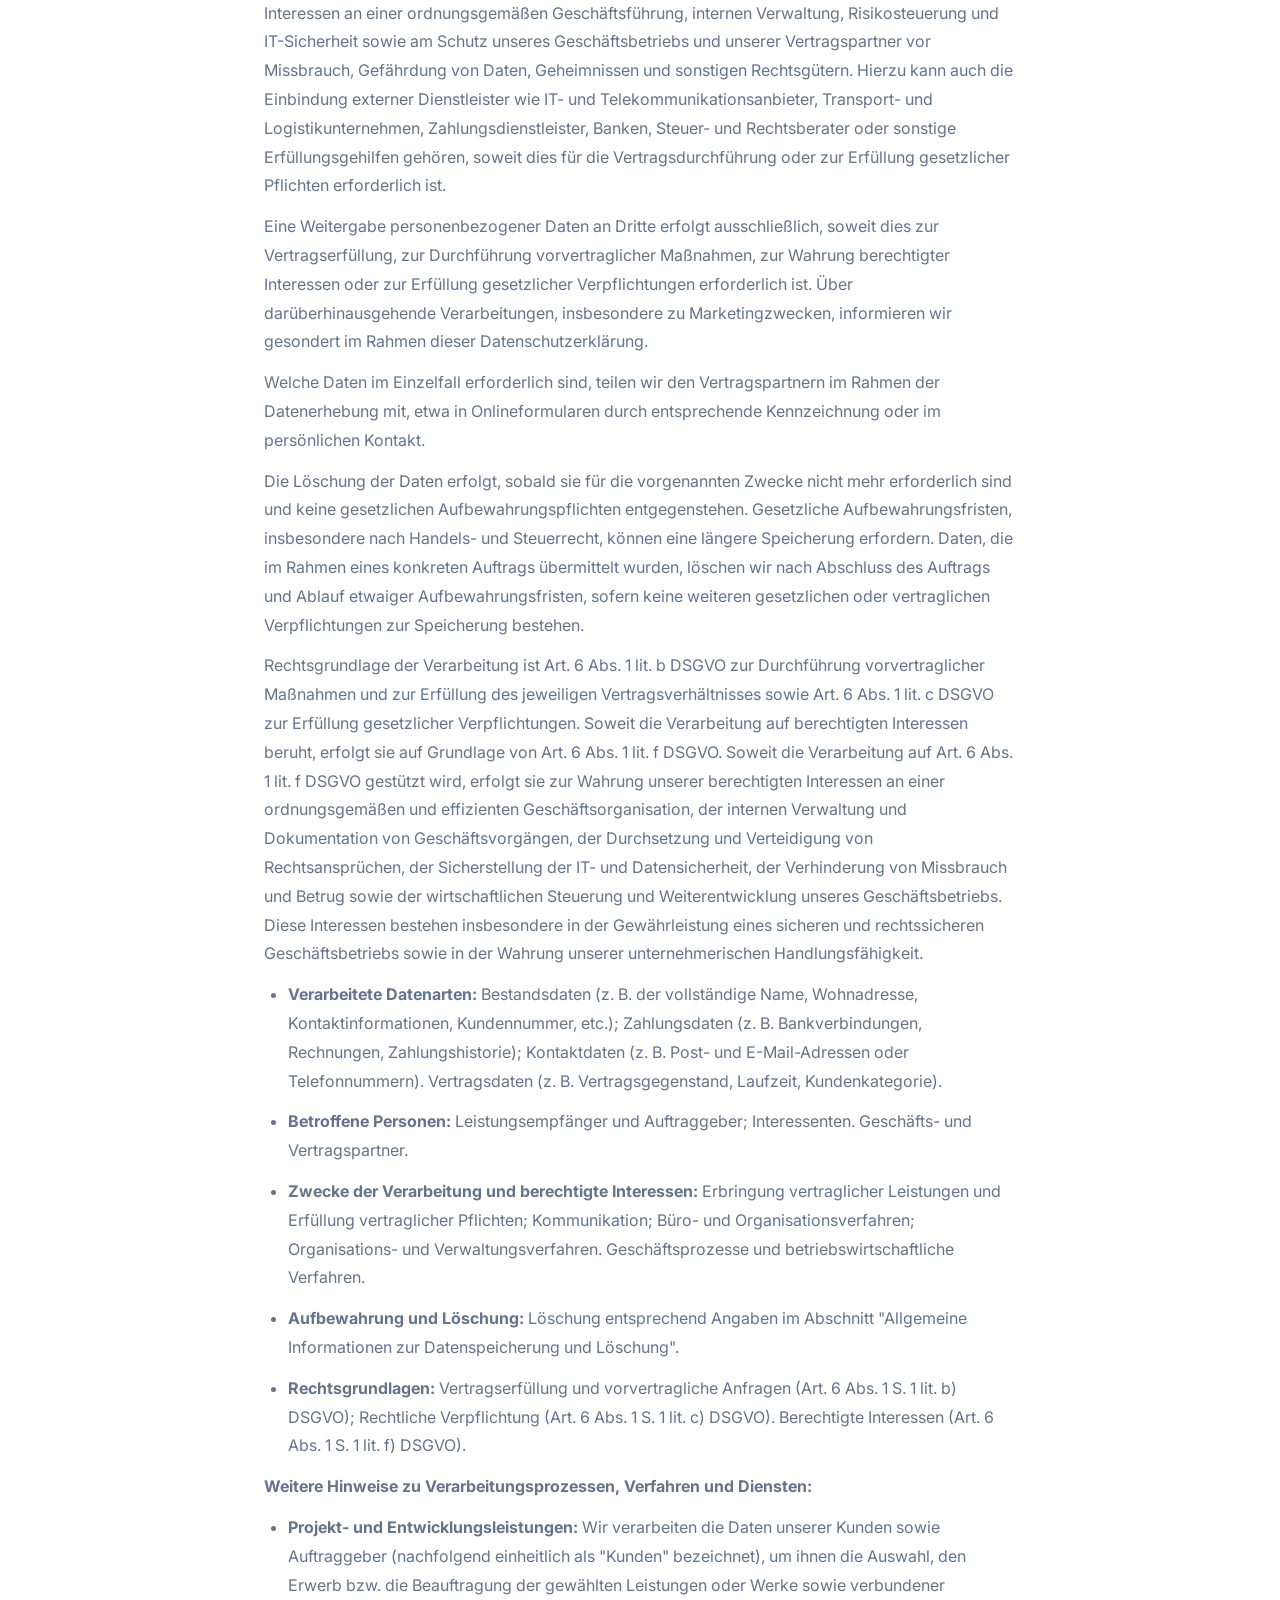
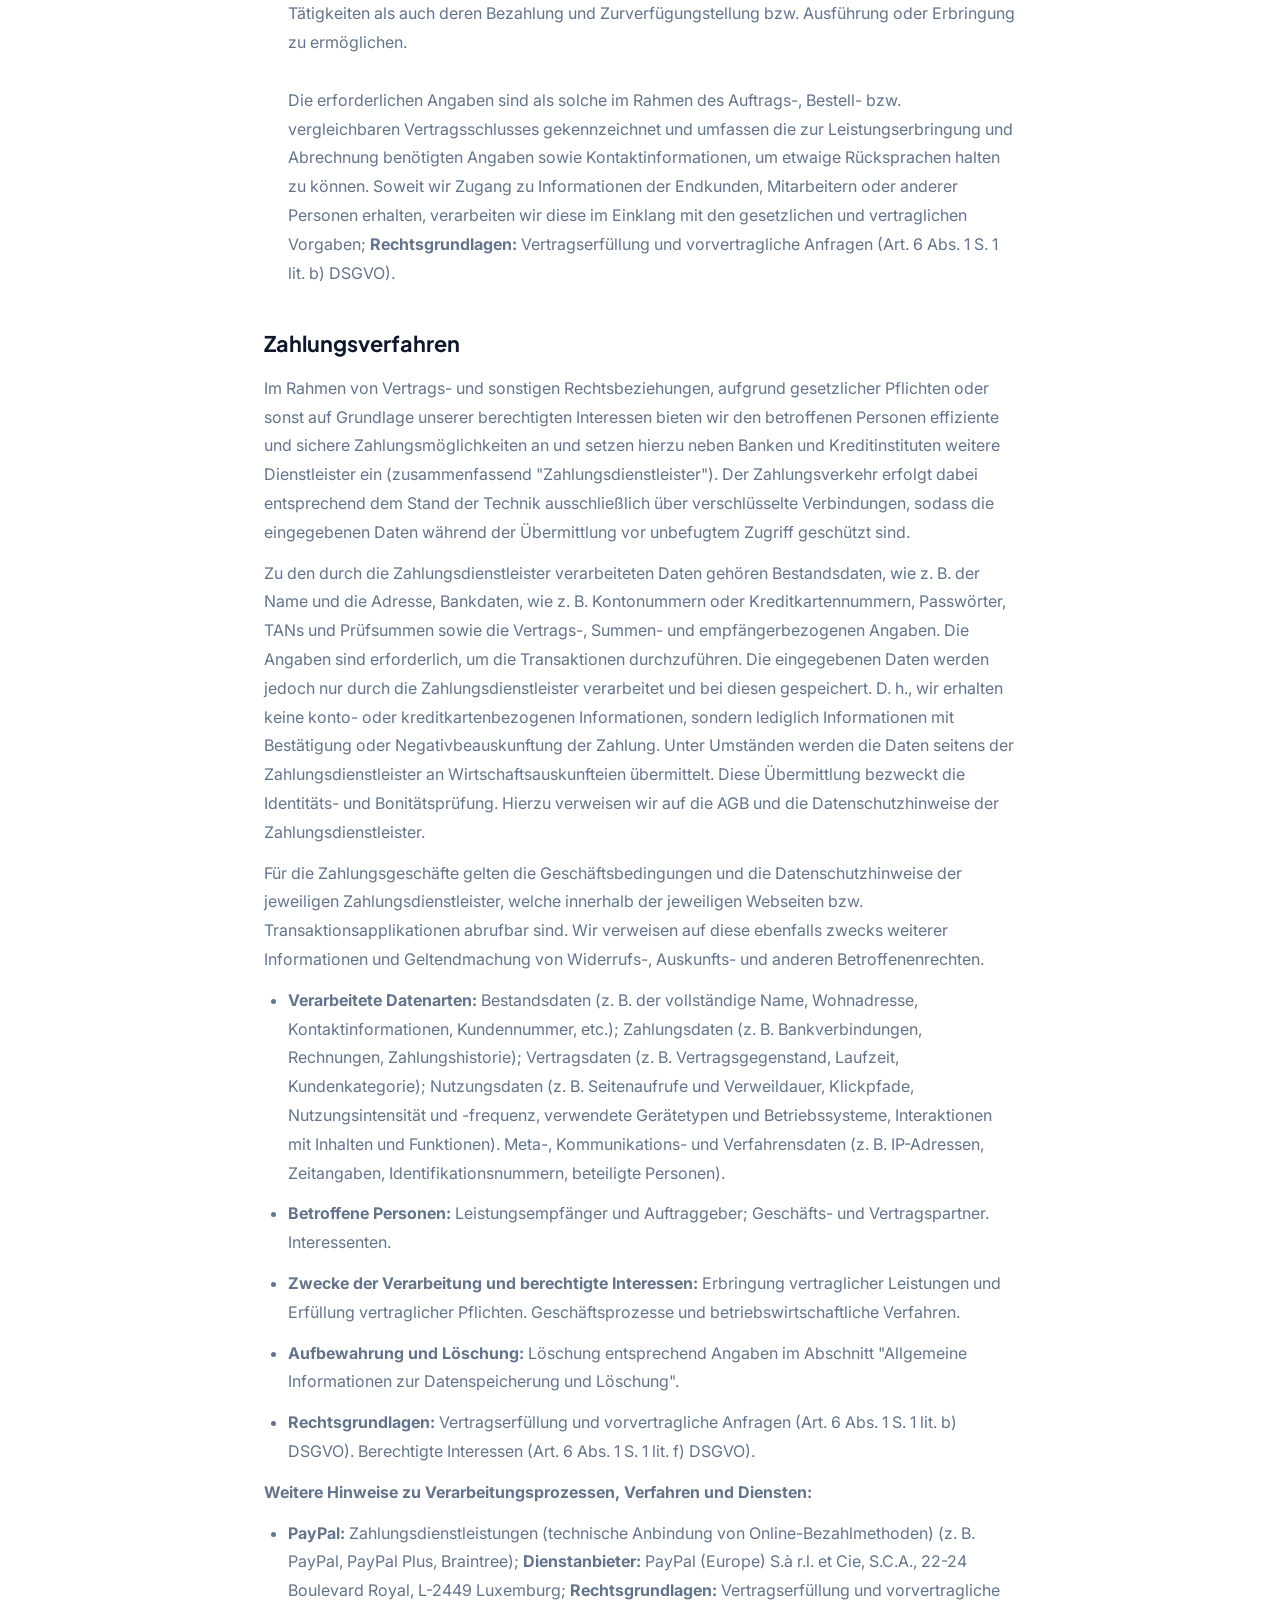
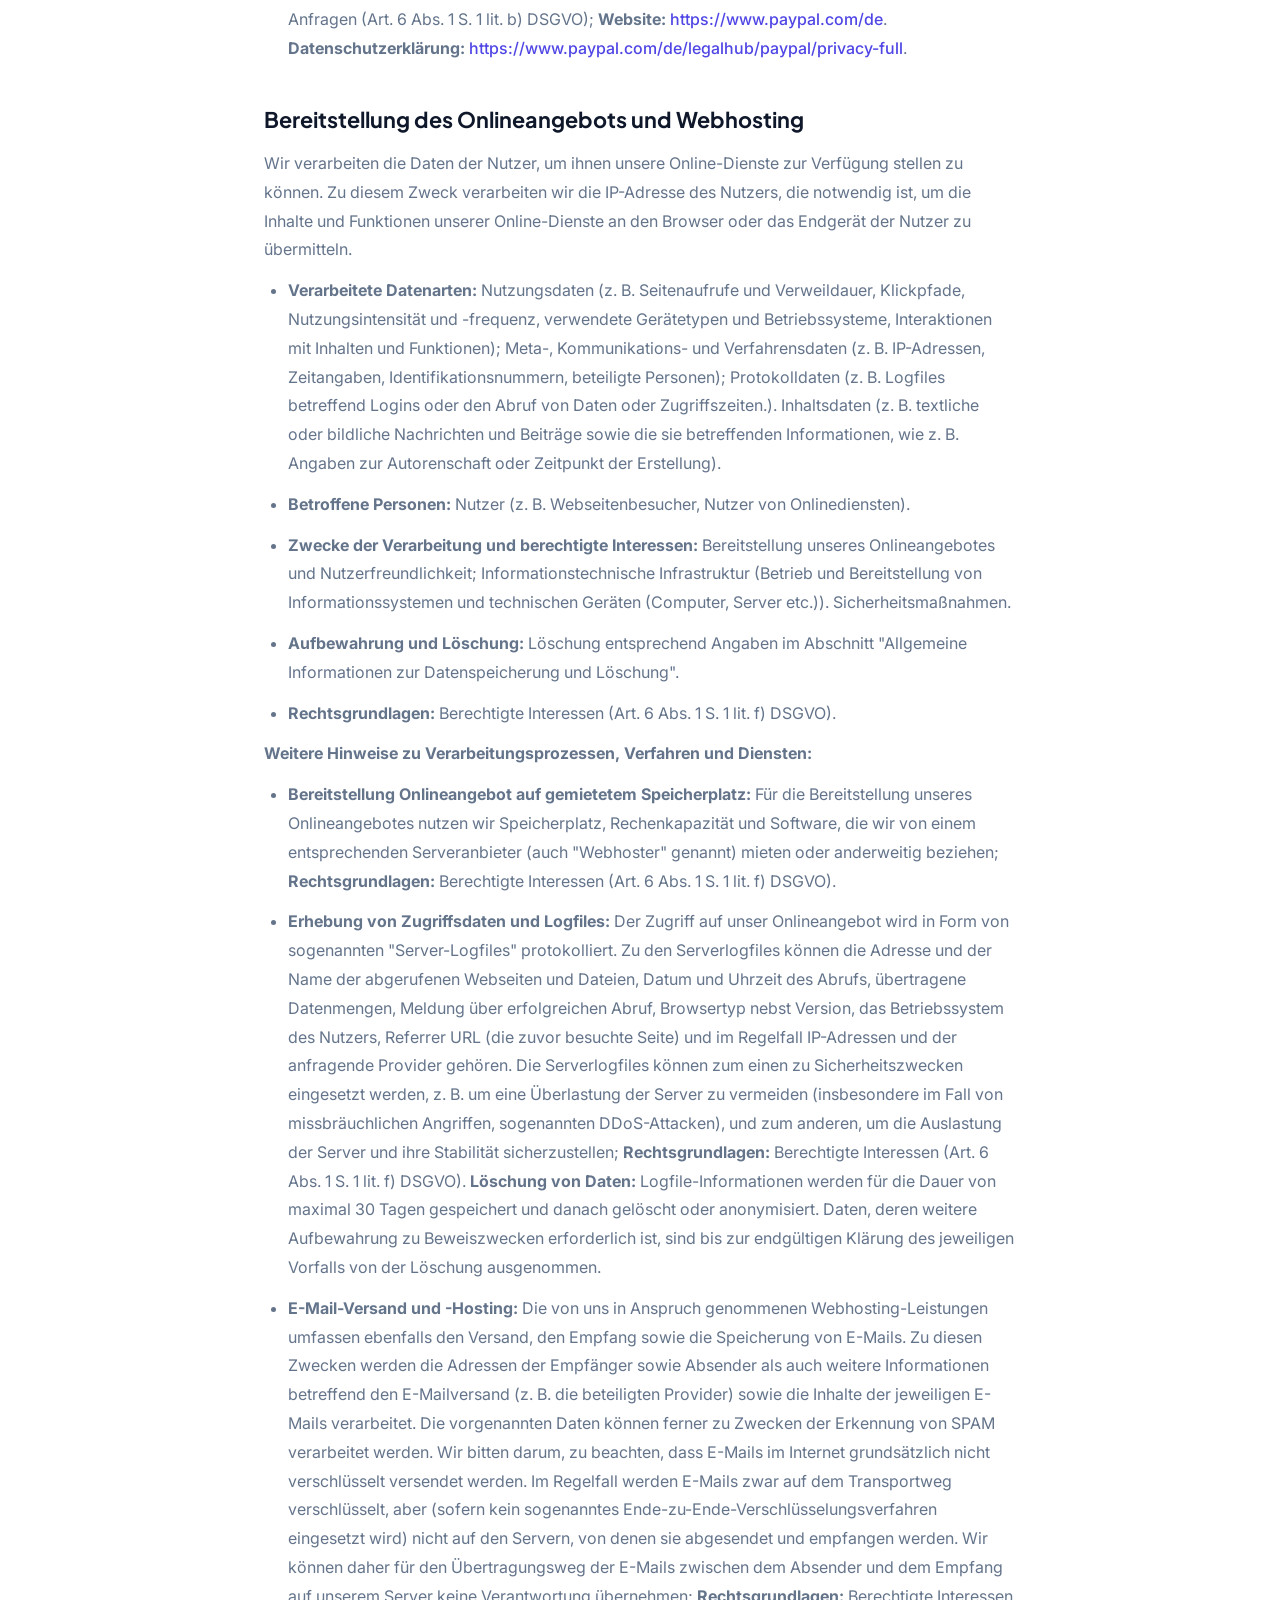
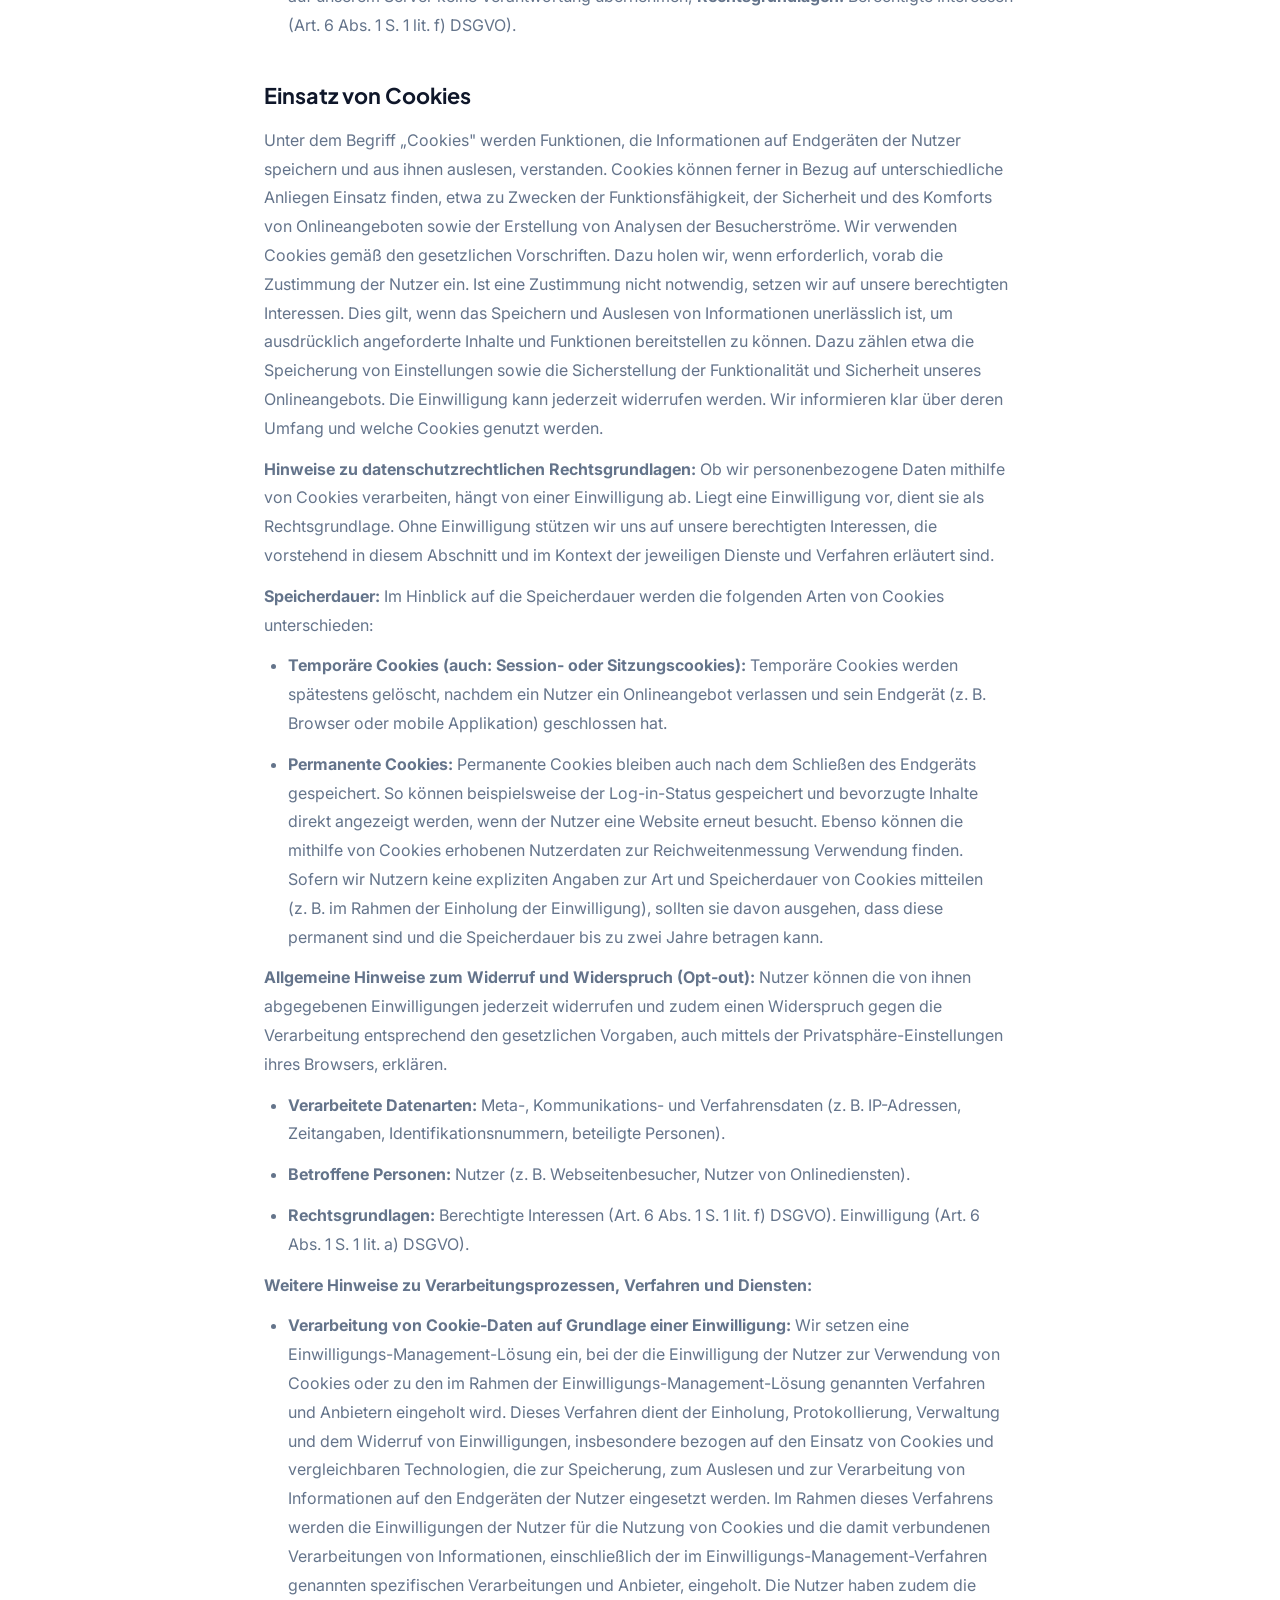
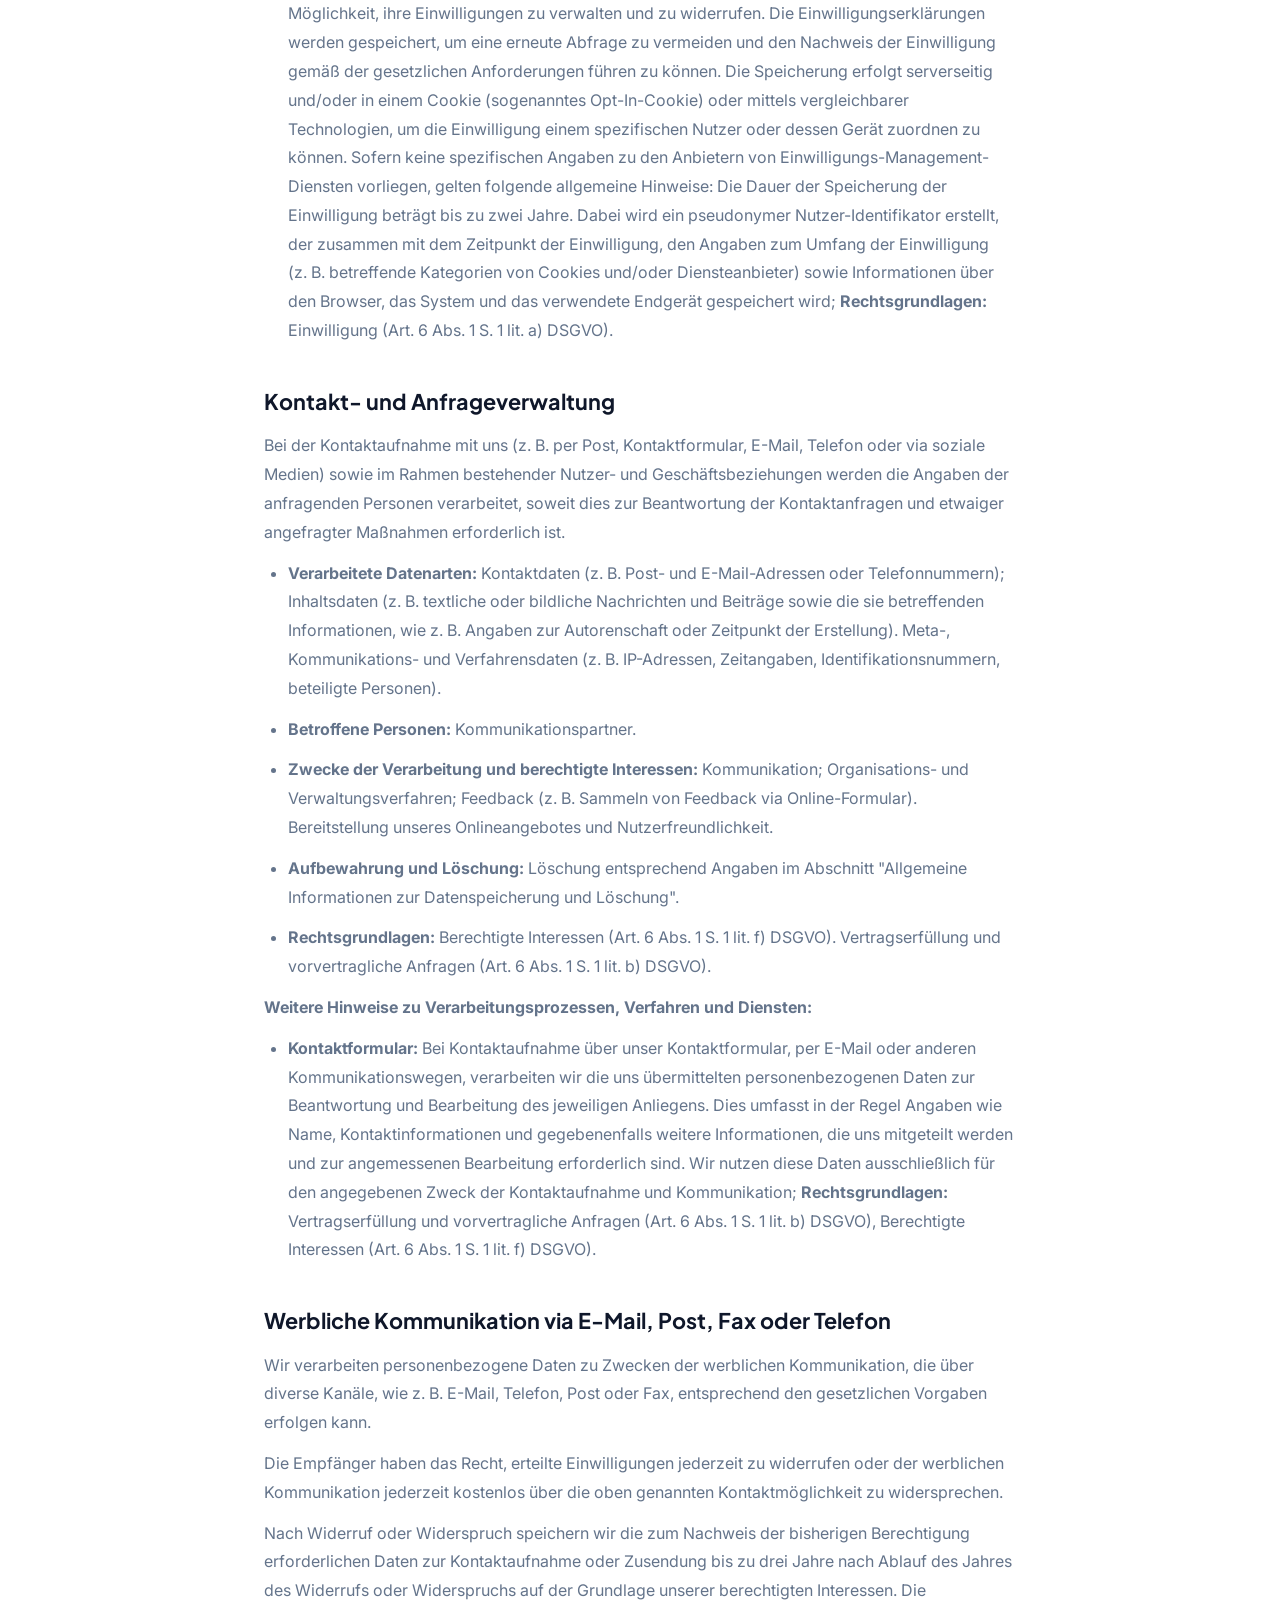
<file: datenschutz.html>
<!DOCTYPE html>
<html lang="de">
<head>
    <meta charset="UTF-8">
    <meta name="viewport" content="width=device-width, initial-scale=1.0">
    <title>Datenschutz | SasjaDesign Webdesign</title>

    <!-- Dark Mode sofort anwenden. -->
    <script>
        (function(){
            var m=document.cookie.match(/(?:^|;\s*)theme=([^;]*)/);
            var t=m?decodeURIComponent(m[1]):null;
            if(t==='dark'||(!t&&window.matchMedia('(prefers-color-scheme: dark)').matches)){
                document.documentElement.classList.add('dark');
            }
        })();
    </script>

    <link rel="preconnect" href="https://fonts.googleapis.com">
    <link rel="preconnect" href="https://fonts.gstatic.com" crossorigin>
    <link href="https://fonts.googleapis.com/css2?family=Inter:wght@300;400;500;600;700;800;900&family=Plus+Jakarta+Sans:wght@400;500;600;700;800&display=swap" rel="stylesheet">
    <link rel="stylesheet" href="https://cdnjs.cloudflare.com/ajax/libs/font-awesome/6.5.1/css/all.min.css">
    <link rel="stylesheet" href="css/style.css">
</head>
<body>

    <!-- ==================== PAGE LOADER ==================== -->
    <div class="page-loader" id="pageLoader">
        <div class="loader-spinner"></div>
    </div>

    <!-- ==================== NAVBAR ==================== -->
    <nav class="navbar" id="navbar">
        <div class="container nav-container">
            <a href="index.html" class="logo">
                <span class="logo-icon">&lt;/&gt;</span>
                <span class="logo-text">SasjaDesign<span class="logo-dot">.</span></span>
            </a>
            <div class="nav-actions">
                <a href="index.html#contact" class="btn btn-primary nav-cta">Kontakt</a>
            </div>
        </div>
    </nav>

    <!-- ==================== DATENSCHUTZ ==================== -->
    <section class="legal-page">
        <div class="container" style="max-width: 800px;">
            <a href="index.html" class="back-link">
                <i class="fas fa-arrow-left"></i> Zurück zur Startseite
            </a>

           <h1>Datenschutzerklärung</h1>
<h2 id="m716">Präambel</h2>
<p>Mit der folgenden Datenschutzerklärung möchten wir Sie darüber aufklären, welche Arten Ihrer personenbezogenen Daten (nachfolgend auch kurz als "Daten" bezeichnet) wir zu welchen Zwecken und in welchem Umfang verarbeiten. Die Datenschutzerklärung gilt für alle von uns durchgeführten Verarbeitungen personenbezogener Daten, sowohl im Rahmen der Erbringung unserer Leistungen als auch insbesondere auf unseren Webseiten, in mobilen Applikationen sowie innerhalb externer Onlinepräsenzen, wie z. B. unserer Social-Media-Profile (nachfolgend zusammenfassend bezeichnet als "Onlineangebot").</p>
<p>Die verwendeten Begriffe sind nicht geschlechtsspezifisch.</p>

<p>Stand: 28. Februar 2026</p><h2>Inhaltsübersicht</h2> <ul class="index"><li><a class="index-link" href="#m716">Präambel</a></li><li><a class="index-link" href="#m3">Verantwortlicher</a></li><li><a class="index-link" href="#mOverview">Übersicht der Verarbeitungen</a></li><li><a class="index-link" href="#m2427">Maßgebliche Rechtsgrundlagen</a></li><li><a class="index-link" href="#m27">Sicherheitsmaßnahmen</a></li><li><a class="index-link" href="#m12">Allgemeine Informationen zur Datenspeicherung und Löschung</a></li><li><a class="index-link" href="#m10">Rechte der betroffenen Personen</a></li><li><a class="index-link" href="#m317">Geschäftliche Leistungen</a></li><li><a class="index-link" href="#m326">Zahlungsverfahren</a></li><li><a class="index-link" href="#m225">Bereitstellung des Onlineangebots und Webhosting</a></li><li><a class="index-link" href="#m134">Einsatz von Cookies</a></li><li><a class="index-link" href="#m182">Kontakt- und Anfrageverwaltung</a></li><li><a class="index-link" href="#m638">Werbliche Kommunikation via E-Mail, Post, Fax oder Telefon</a></li><li><a class="index-link" href="#m299">Kundenrezensionen und Bewertungsverfahren</a></li><li><a class="index-link" href="#m328">Plug-ins und eingebettete Funktionen sowie Inhalte</a></li><li><a class="index-link" href="#m723">Management, Organisation und Hilfswerkzeuge</a></li><li><a class="index-link" href="#m15">Änderung und Aktualisierung</a></li><li><a class="index-link" href="#m42">Begriffsdefinitionen</a></li></ul><h2 id="m3">Verantwortlicher</h2><p>Wasilij Sasjadiwko<br>Löbauer Str. 26<br>02736, Oppach, Deutschland</p>
<p>E-Mail-Adresse: <a href="mailto:sasjadesign@gmail.com">sasjadesign@gmail.com</a></p>

<h2 id="mOverview">Übersicht der Verarbeitungen</h2><p>Die nachfolgende Übersicht fasst die Arten der verarbeiteten Daten und die Zwecke ihrer Verarbeitung zusammen und verweist auf die betroffenen Personen.</p><h3>Arten der verarbeiteten Daten</h3>
<ul><li>Bestandsdaten.</li><li>Beschäftigtendaten.</li><li>Zahlungsdaten.</li><li>Kontaktdaten.</li><li>Inhaltsdaten.</li><li>Vertragsdaten.</li><li>Nutzungsdaten.</li><li>Meta-, Kommunikations- und Verfahrensdaten.</li><li>Protokolldaten.</li></ul><h3>Kategorien betroffener Personen</h3><ul><li>Leistungsempfänger und Auftraggeber.</li><li>Beschäftigte.</li><li>Interessenten.</li><li>Kommunikationspartner.</li><li>Nutzer.</li><li>Geschäfts- und Vertragspartner.</li><li>Dritte Personen.</li><li>Hinweisgeber.</li></ul><h3>Zwecke der Verarbeitung</h3><ul><li>Erbringung vertraglicher Leistungen und Erfüllung vertraglicher Pflichten.</li><li>Kommunikation.</li><li>Sicherheitsmaßnahmen.</li><li>Direktmarketing.</li><li>Büro- und Organisationsverfahren.</li><li>Organisations- und Verwaltungsverfahren.</li><li>Feedback.</li><li>Marketing.</li><li>Bereitstellung unseres Onlineangebotes und Nutzerfreundlichkeit.</li><li>Informationstechnische Infrastruktur.</li><li>Hinweisgeberschutz.</li><li>Absatzförderung.</li><li>Geschäftsprozesse und betriebswirtschaftliche Verfahren.</li></ul><h2 id="m2427">Maßgebliche Rechtsgrundlagen</h2><p><strong>Maßgebliche Rechtsgrundlagen nach der DSGVO: </strong>Im Folgenden erhalten Sie eine Übersicht der Rechtsgrundlagen der DSGVO, auf deren Basis wir personenbezogene Daten verarbeiten. Bitte nehmen Sie zur Kenntnis, dass neben den Regelungen der DSGVO nationale Datenschutzvorgaben in Ihrem bzw. unserem Wohn- oder Sitzland gelten können. Sollten ferner im Einzelfall speziellere Rechtsgrundlagen maßgeblich sein, teilen wir Ihnen diese in der Datenschutzerklärung mit.</p>
 <ul><li><strong>Einwilligung (Art. 6 Abs. 1 S. 1 lit. a) DSGVO)</strong> - Die betroffene Person hat ihre Einwilligung in die Verarbeitung der sie betreffenden personenbezogenen Daten für einen spezifischen Zweck oder mehrere bestimmte Zwecke gegeben.</li><li><strong>Vertragserfüllung und vorvertragliche Anfragen (Art. 6 Abs. 1 S. 1 lit. b) DSGVO)</strong> - Die Verarbeitung ist für die Erfüllung eines Vertrags, dessen Vertragspartei die betroffene Person ist, oder zur Durchführung vorvertraglicher Maßnahmen erforderlich, die auf Anfrage der betroffenen Person erfolgen.</li><li><strong>Rechtliche Verpflichtung (Art. 6 Abs. 1 S. 1 lit. c) DSGVO)</strong> - Die Verarbeitung ist zur Erfüllung einer rechtlichen Verpflichtung erforderlich, der der Verantwortliche unterliegt.</li><li><strong>Berechtigte Interessen (Art. 6 Abs. 1 S. 1 lit. f) DSGVO)</strong> - die Verarbeitung ist zur Wahrung der berechtigten Interessen des Verantwortlichen oder eines Dritten notwendig, vorausgesetzt, dass die Interessen, Grundrechte und Grundfreiheiten der betroffenen Person, die den Schutz personenbezogener Daten verlangen, nicht überwiegen.</li></ul><p><strong>Nationale Datenschutzregelungen in Deutschland: </strong>Zusätzlich zu den Datenschutzregelungen der DSGVO gelten nationale Regelungen zum Datenschutz in Deutschland. Hierzu gehört insbesondere das Gesetz zum Schutz vor Missbrauch personenbezogener Daten bei der Datenverarbeitung (Bundesdatenschutzgesetz – BDSG). Das BDSG enthält insbesondere Spezialregelungen zum Recht auf Auskunft, zum Recht auf Löschung, zum Widerspruchsrecht, zur Verarbeitung besonderer Kategorien personenbezogener Daten, zur Verarbeitung für andere Zwecke und zur Übermittlung sowie automatisierten Entscheidungsfindung im Einzelfall einschließlich Profiling. Ferner können Landesdatenschutzgesetze der einzelnen Bundesländer zur Anwendung gelangen.</p>

<h2 id="m27">Sicherheitsmaßnahmen</h2><p>Wir treffen nach Maßgabe der gesetzlichen Vorgaben unter Berücksichtigung des Stands der Technik, der Implementierungskosten und der Art, des Umfangs, der Umstände und der Zwecke der Verarbeitung sowie der unterschiedlichen Eintrittswahrscheinlichkeiten und des Ausmaßes der Bedrohung der Rechte und Freiheiten natürlicher Personen geeignete technische und organisatorische Maßnahmen, um ein dem Risiko angemessenes Schutzniveau zu gewährleisten.</p>
<p>Zu den Maßnahmen gehören insbesondere die Sicherung der Vertraulichkeit, Integrität und Verfügbarkeit von Daten durch Kontrolle des physischen und elektronischen Zugangs zu den Daten als auch des sie betreffenden Zugriffs, der Eingabe, der Weitergabe, der Sicherung der Verfügbarkeit und ihrer Trennung. Des Weiteren haben wir Verfahren eingerichtet, die eine Wahrnehmung von Betroffenenrechten, die Löschung von Daten und Reaktionen auf die Gefährdung der Daten gewährleisten. Ferner berücksichtigen wir den Schutz personenbezogener Daten bereits bei der Entwicklung bzw. Auswahl von Hardware, Software sowie Verfahren entsprechend dem Prinzip des Datenschutzes, durch Technikgestaltung und durch datenschutzfreundliche Voreinstellungen.</p>
<p>Sicherung von Online-Verbindungen durch TLS-/SSL-Verschlüsselungstechnologie (HTTPS): Um die Daten der Nutzer, die über unsere Online-Dienste übertragen werden, vor unerlaubten Zugriffen zu schützen, setzen wir auf die TLS-/SSL-Verschlüsselungstechnologie. Secure Sockets Layer (SSL) und Transport Layer Security (TLS) sind die Eckpfeiler der sicheren Datenübertragung im Internet. Diese Technologien verschlüsseln die Informationen, die zwischen der Website oder App und dem Browser des Nutzers (oder zwischen zwei Servern) übertragen werden, wodurch die Daten vor unbefugtem Zugriff geschützt sind. TLS, als die weiterentwickelte und sicherere Version von SSL, gewährleistet, dass alle Datenübertragungen den höchsten Sicherheitsstandards entsprechen. Wenn eine Website durch ein SSL-/TLS-Zertifikat gesichert ist, wird dies durch die Anzeige von HTTPS in der URL signalisiert. Dies dient als ein Indikator für die Nutzer, dass ihre Daten sicher und verschlüsselt übertragen werden.</p>

<h2 id="m12">Allgemeine Informationen zur Datenspeicherung und Löschung</h2><p>Wir löschen personenbezogene Daten, die wir verarbeiten, gemäß den gesetzlichen Bestimmungen, sobald die zugrundeliegenden Einwilligungen widerrufen werden oder keine weiteren rechtlichen Grundlagen für die Verarbeitung bestehen. Dies betrifft Fälle, in denen der ursprüngliche Verarbeitungszweck entfällt oder die Daten nicht mehr benötigt werden. Ausnahmen von dieser Regelung bestehen, wenn gesetzliche Pflichten oder besondere Interessen eine längere Aufbewahrung oder Archivierung der Daten erfordern.</p>
<p>Insbesondere müssen Daten, die aus handels- oder steuerrechtlichen Gründen aufbewahrt werden müssen oder deren Speicherung notwendig ist zur Rechtsverfolgung oder zum Schutz der Rechte anderer natürlicher oder juristischer Personen, entsprechend archiviert werden.</p>
<p>Unsere Datenschutzhinweise enthalten zusätzliche Informationen zur Aufbewahrung und Löschung von Daten, die speziell für bestimmte Verarbeitungsprozesse gelten.</p>
<p>Bei mehreren Angaben zur Aufbewahrungsdauer oder Löschungsfristen eines Datums, ist stets die längste Frist maßgeblich. Daten, die nicht mehr für den ursprünglich vorgesehenen Zweck, sondern aufgrund gesetzlicher Vorgaben oder anderer Gründe aufbewahrt werden, verarbeiten wir ausschließlich zu den Gründen, die ihre Aufbewahrung rechtfertigen.</p>
<p>Aufbewahrung und Löschung von Daten: Die folgenden allgemeinen Fristen gelten für die Aufbewahrung und Archivierung nach deutschem Recht:</p><ul> <li>10 Jahre - Aufbewahrungsfrist für Bücher und Aufzeichnungen, Jahresabschlüsse, Inventare, Lageberichte, Eröffnungsbilanz sowie die zu ihrem Verständnis erforderlichen Arbeitsanweisungen und sonstigen Organisationsunterlagen (§ 147 Abs. 1 Nr. 1 i.V.m. Abs. 3 AO, § 14b Abs. 1 UStG, § 257 Abs. 1 Nr. 1 i.V.m. Abs. 4 HGB).</li><li>8 Jahre - Buchungsbelege, wie z. B. Rechnungen und Kostenbelege (§ 147 Abs. 1 Nr. 4 und 4a i.V.m. Abs. 3 Satz 1 AO sowie § 257 Abs. 1 Nr. 4 i.V.m. Abs. 4 HGB).</li><li>6 Jahre - Übrige Geschäftsunterlagen: empfangene Handels- oder Geschäftsbriefe, Wiedergaben der abgesandten Handels- oder Geschäftsbriefe, sonstige Unterlagen, soweit sie für die Besteuerung von Bedeutung sind, z. B. Stundenlohnzettel, Betriebsabrechnungsbögen, Kalkulationsunterlagen, Preisauszeichnungen, aber auch Lohnabrechnungsunterlagen, soweit sie nicht bereits Buchungsbelege sind und Kassenstreifen (§ 147 Abs. 1 Nr. 2, 3, 5 i.V.m. Abs. 3 AO, § 257 Abs. 1 Nr. 2 u. 3 i.V.m. Abs. 4 HGB).</li><li>3 Jahre - Daten, die erforderlich sind, um potenzielle Gewährleistungs- und Schadensersatzansprüche oder ähnliche vertragliche Ansprüche und Rechte zu berücksichtigen sowie damit verbundene Anfragen zu bearbeiten, basierend auf früheren Geschäftserfahrungen und üblichen Branchenpraktiken, werden für die Dauer der regulären gesetzlichen Verjährungsfrist von drei Jahren gespeichert (§§ 195, 199 BGB).</li> </ul>
<p>Fristbeginn mit Ablauf des Jahres: Beginnt eine Frist nicht ausdrücklich zu einem bestimmten Datum und beträgt sie mindestens ein Jahr, so startet sie automatisch am Ende des Kalenderjahres, in dem das fristauslösende Ereignis eingetreten ist. Im Fall laufender Vertragsverhältnisse, in deren Rahmen Daten gespeichert werden, ist das fristauslösende Ereignis der Zeitpunkt des Wirksamwerdens der Kündigung oder sonstige Beendigung des Rechtsverhältnisses.</p>

<h2 id="m10">Rechte der betroffenen Personen</h2><p>Rechte der betroffenen Personen aus der DSGVO: Ihnen stehen als Betroffene nach der DSGVO verschiedene Rechte zu, die sich insbesondere aus Art. 15 bis 21 DSGVO ergeben:</p><ul><li><strong>Widerspruchsrecht: Sie haben das Recht, aus Gründen, die sich aus Ihrer besonderen Situation ergeben, jederzeit gegen die Verarbeitung der Sie betreffenden personenbezogenen Daten, die aufgrund von Art. 6 Abs. 1 lit. e oder f DSGVO erfolgt, Widerspruch einzulegen; dies gilt auch für ein auf diese Bestimmungen gestütztes Profiling. Werden die Sie betreffenden personenbezogenen Daten verarbeitet, um Direktwerbung zu betreiben, haben Sie das Recht, jederzeit Widerspruch gegen die Verarbeitung der Sie betreffenden personenbezogenen Daten zum Zwecke derartiger Werbung einzulegen; dies gilt auch für das Profiling, soweit es mit solcher Direktwerbung in Verbindung steht.</strong></li><li><strong>Widerrufsrecht bei Einwilligungen:</strong> Sie haben das Recht, erteilte Einwilligungen jederzeit zu widerrufen.</li><li><strong>Auskunftsrecht:</strong> Sie haben das Recht, eine Bestätigung darüber zu verlangen, ob betreffende Daten verarbeitet werden und auf Auskunft über diese Daten sowie auf weitere Informationen und Kopie der Daten entsprechend den gesetzlichen Vorgaben.</li><li><strong>Recht auf Berichtigung:</strong> Sie haben entsprechend den gesetzlichen Vorgaben das Recht, die Vervollständigung der Sie betreffenden Daten oder die Berichtigung der Sie betreffenden unrichtigen Daten zu verlangen.</li><li><strong>Recht auf Löschung und Einschränkung der Verarbeitung:</strong> Sie haben nach Maßgabe der gesetzlichen Vorgaben das Recht, zu verlangen, dass Sie betreffende Daten unverzüglich gelöscht werden, bzw. alternativ nach Maßgabe der gesetzlichen Vorgaben eine Einschränkung der Verarbeitung der Daten zu verlangen.</li><li><strong>Recht auf Datenübertragbarkeit:</strong> Sie haben das Recht, Sie betreffende Daten, die Sie uns bereitgestellt haben, nach Maßgabe der gesetzlichen Vorgaben in einem strukturierten, gängigen und maschinenlesbaren Format zu erhalten oder deren Übermittlung an einen anderen Verantwortlichen zu fordern.</li><li><strong>Beschwerde bei Aufsichtsbehörde:</strong> Sie haben unbeschadet eines anderweitigen verwaltungsrechtlichen oder gerichtlichen Rechtsbehelfs das Recht auf Beschwerde bei einer Aufsichtsbehörde, insbesondere in dem Mitgliedstaat ihres gewöhnlichen Aufenthaltsorts, ihres Arbeitsplatzes oder des Orts des mutmaßlichen Verstoßes, wenn Sie der Ansicht sind, dass die Verarbeitung der Sie betreffenden personenbezogenen Daten gegen die Vorgaben der DSGVO verstößt.</li></ul>

<h2 id="m317">Geschäftliche Leistungen</h2><p>Wir verarbeiten personenbezogene Daten unserer Vertrags- und Geschäftspartner, etwa Kunden, Auftraggeber, Interessenten, Lieferanten und sonstige Kooperationspartner (zusammenfassend „Vertragspartner"), zur Anbahnung, Durchführung und Abwicklung von Vertragsverhältnissen sowie vergleichbaren Rechtsverhältnissen. Dies umfasst auch vorvertragliche Maßnahmen, die auf Anfrage erfolgen, sowie die Kommunikation im Zusammenhang mit dem jeweiligen Vertragsverhältnis.</p>
<p>Die Verarbeitung dient insbesondere der Erfüllung unserer vertraglichen Haupt- und Nebenpflichten. Hierzu zählen die Erbringung der vereinbarten Leistungen, etwaige Aktualisierungs- und Informationspflichten, die Bearbeitung von Gewährleistungs- und sonstigen Leistungsstörungen, die Abwicklung von Widerrufen, Kündigungen von Dauerschuldverhältnissen, Rückabwicklungen, Erstattungen sowie die Bearbeitung sonstiger vertragsbezogener Erklärungen und Anfragen. Erfasst sind sowohl einmalige Verträge als auch fortlaufende Vertragsbeziehungen.</p>
<p>Verarbeitet werden insbesondere Stammdaten wie Name, Anschrift und ggf. Firma, Kontaktdaten wie E-Mail-Adresse und Telefonnummer, Vertrags- und Leistungsdaten wie Vertragsgegenstand, Vertragslaufzeit, Bestell- oder Vorgangsnummer, Nutzungs- und Leistungsdaten, Zahlungs- und Abrechnungsdaten sowie Kommunikationsinhalte und -historien. Soweit erforderlich, verarbeiten wir auch Daten, die uns im Rahmen der Durchführung eines Auftrags offengelegt oder übermittelt werden.</p>
<p>Darüber hinaus verarbeiten wir die Daten zur Wahrung unserer Rechte sowie zur Erfüllung gesetzlicher Verpflichtungen. Dies umfasst insbesondere handels- und steuerrechtliche Aufbewahrungspflichten, Dokumentationspflichten sowie gegebenenfalls Nachweis- und Rechenschaftspflichten. Zudem erfolgt eine Verarbeitung auf Grundlage unserer berechtigten Interessen an einer ordnungsgemäßen Geschäftsführung, internen Verwaltung, Risikosteuerung und IT-Sicherheit sowie am Schutz unseres Geschäftsbetriebs und unserer Vertragspartner vor Missbrauch, Gefährdung von Daten, Geheimnissen und sonstigen Rechtsgütern. Hierzu kann auch die Einbindung externer Dienstleister wie IT- und Telekommunikationsanbieter, Transport- und Logistikunternehmen, Zahlungsdienstleister, Banken, Steuer- und Rechtsberater oder sonstige Erfüllungsgehilfen gehören, soweit dies für die Vertragsdurchführung oder zur Erfüllung gesetzlicher Pflichten erforderlich ist.</p>
<p>Eine Weitergabe personenbezogener Daten an Dritte erfolgt ausschließlich, soweit dies zur Vertragserfüllung, zur Durchführung vorvertraglicher Maßnahmen, zur Wahrung berechtigter Interessen oder zur Erfüllung gesetzlicher Verpflichtungen erforderlich ist. Über darüberhinausgehende Verarbeitungen, insbesondere zu Marketingzwecken, informieren wir gesondert im Rahmen dieser Datenschutzerklärung.</p>
<p>Welche Daten im Einzelfall erforderlich sind, teilen wir den Vertragspartnern im Rahmen der Datenerhebung mit, etwa in Onlineformularen durch entsprechende Kennzeichnung oder im persönlichen Kontakt.</p>
<p>Die Löschung der Daten erfolgt, sobald sie für die vorgenannten Zwecke nicht mehr erforderlich sind und keine gesetzlichen Aufbewahrungspflichten entgegenstehen. Gesetzliche Aufbewahrungsfristen, insbesondere nach Handels- und Steuerrecht, können eine längere Speicherung erfordern. Daten, die im Rahmen eines konkreten Auftrags übermittelt wurden, löschen wir nach Abschluss des Auftrags und Ablauf etwaiger Aufbewahrungsfristen, sofern keine weiteren gesetzlichen oder vertraglichen Verpflichtungen zur Speicherung bestehen.</p>
<p>Rechtsgrundlage der Verarbeitung ist Art. 6 Abs. 1 lit. b DSGVO zur Durchführung vorvertraglicher Maßnahmen und zur Erfüllung des jeweiligen Vertragsverhältnisses sowie Art. 6 Abs. 1 lit. c DSGVO zur Erfüllung gesetzlicher Verpflichtungen. Soweit die Verarbeitung auf berechtigten Interessen beruht, erfolgt sie auf Grundlage von Art. 6 Abs. 1 lit. f DSGVO. Soweit die Verarbeitung auf Art. 6 Abs. 1 lit. f DSGVO gestützt wird, erfolgt sie zur Wahrung unserer berechtigten Interessen an einer ordnungsgemäßen und effizienten Geschäftsorganisation, der internen Verwaltung und Dokumentation von Geschäftsvorgängen, der Durchsetzung und Verteidigung von Rechtsansprüchen, der Sicherstellung der IT- und Datensicherheit, der Verhinderung von Missbrauch und Betrug sowie der wirtschaftlichen Steuerung und Weiterentwicklung unseres Geschäftsbetriebs. Diese Interessen bestehen insbesondere in der Gewährleistung eines sicheren und rechtssicheren Geschäftsbetriebs sowie in der Wahrung unserer unternehmerischen Handlungsfähigkeit.</p>
<ul class="m-elements"><li><strong>Verarbeitete Datenarten:</strong> Bestandsdaten (z. B. der vollständige Name, Wohnadresse, Kontaktinformationen, Kundennummer, etc.); Zahlungsdaten (z. B. Bankverbindungen, Rechnungen, Zahlungshistorie); Kontaktdaten (z. B. Post- und E-Mail-Adressen oder Telefonnummern). Vertragsdaten (z. B. Vertragsgegenstand, Laufzeit, Kundenkategorie).</li><li><strong>Betroffene Personen:</strong> Leistungsempfänger und Auftraggeber; Interessenten. Geschäfts- und Vertragspartner.</li><li><strong>Zwecke der Verarbeitung und berechtigte Interessen:</strong> Erbringung vertraglicher Leistungen und Erfüllung vertraglicher Pflichten; Kommunikation; Büro- und Organisationsverfahren; Organisations- und Verwaltungsverfahren. Geschäftsprozesse und betriebswirtschaftliche Verfahren.</li><li><strong>Aufbewahrung und Löschung:</strong> Löschung entsprechend Angaben im Abschnitt "Allgemeine Informationen zur Datenspeicherung und Löschung".</li><li class=""><strong>Rechtsgrundlagen:</strong> Vertragserfüllung und vorvertragliche Anfragen (Art. 6 Abs. 1 S. 1 lit. b) DSGVO); Rechtliche Verpflichtung (Art. 6 Abs. 1 S. 1 lit. c) DSGVO). Berechtigte Interessen (Art. 6 Abs. 1 S. 1 lit. f) DSGVO).</li></ul><p><strong>Weitere Hinweise zu Verarbeitungsprozessen, Verfahren und Diensten:</strong></p><ul class="m-elements"><li><strong>Projekt- und Entwicklungsleistungen: </strong>Wir verarbeiten die Daten unserer Kunden sowie Auftraggeber (nachfolgend einheitlich als "Kunden" bezeichnet), um ihnen die Auswahl, den Erwerb bzw. die Beauftragung der gewählten Leistungen oder Werke sowie verbundener Tätigkeiten als auch deren Bezahlung und Zurverfügungstellung bzw. Ausführung oder Erbringung zu ermöglichen.<br><br>Die erforderlichen Angaben sind als solche im Rahmen des Auftrags-, Bestell- bzw. vergleichbaren Vertragsschlusses gekennzeichnet und umfassen die zur Leistungserbringung und Abrechnung benötigten Angaben sowie Kontaktinformationen, um etwaige Rücksprachen halten zu können. Soweit wir Zugang zu Informationen der Endkunden, Mitarbeitern oder anderer Personen erhalten, verarbeiten wir diese im Einklang mit den gesetzlichen und vertraglichen Vorgaben; <span class=""><strong>Rechtsgrundlagen:</strong> Vertragserfüllung und vorvertragliche Anfragen (Art. 6 Abs. 1 S. 1 lit. b) DSGVO).</span></li></ul>
<h2 id="m326">Zahlungsverfahren</h2><p>Im Rahmen von Vertrags- und sonstigen Rechtsbeziehungen, aufgrund gesetzlicher Pflichten oder sonst auf Grundlage unserer berechtigten Interessen bieten wir den betroffenen Personen effiziente und sichere Zahlungsmöglichkeiten an und setzen hierzu neben Banken und Kreditinstituten weitere Dienstleister ein (zusammenfassend "Zahlungsdienstleister"). Der Zahlungsverkehr erfolgt dabei entsprechend dem Stand der Technik ausschließlich über verschlüsselte Verbindungen, sodass die eingegebenen Daten während der Übermittlung vor unbefugtem Zugriff geschützt sind.</p>
<p>Zu den durch die Zahlungsdienstleister verarbeiteten Daten gehören Bestandsdaten, wie z. B. der Name und die Adresse, Bankdaten, wie z. B. Kontonummern oder Kreditkartennummern, Passwörter, TANs und Prüfsummen sowie die Vertrags-, Summen- und empfängerbezogenen Angaben. Die Angaben sind erforderlich, um die Transaktionen durchzuführen. Die eingegebenen Daten werden jedoch nur durch die Zahlungsdienstleister verarbeitet und bei diesen gespeichert. D. h., wir erhalten keine konto- oder kreditkartenbezogenen Informationen, sondern lediglich Informationen mit Bestätigung oder Negativbeauskunftung der Zahlung. Unter Umständen werden die Daten seitens der Zahlungsdienstleister an Wirtschaftsauskunfteien übermittelt. Diese Übermittlung bezweckt die Identitäts- und Bonitätsprüfung. Hierzu verweisen wir auf die AGB und die Datenschutzhinweise der Zahlungsdienstleister. </p>
<p>Für die Zahlungsgeschäfte gelten die Geschäftsbedingungen und die Datenschutzhinweise der jeweiligen Zahlungsdienstleister, welche innerhalb der jeweiligen Webseiten bzw. Transaktionsapplikationen abrufbar sind. Wir verweisen auf diese ebenfalls zwecks weiterer Informationen und Geltendmachung von Widerrufs-, Auskunfts- und anderen Betroffenenrechten.</p>
<ul class="m-elements"><li><strong>Verarbeitete Datenarten:</strong> Bestandsdaten (z. B. der vollständige Name, Wohnadresse, Kontaktinformationen, Kundennummer, etc.); Zahlungsdaten (z. B. Bankverbindungen, Rechnungen, Zahlungshistorie); Vertragsdaten (z. B. Vertragsgegenstand, Laufzeit, Kundenkategorie); Nutzungsdaten (z. B. Seitenaufrufe und Verweildauer, Klickpfade, Nutzungsintensität und -frequenz, verwendete Gerätetypen und Betriebssysteme, Interaktionen mit Inhalten und Funktionen). Meta-, Kommunikations- und Verfahrensdaten (z. B. IP-Adressen, Zeitangaben, Identifikationsnummern, beteiligte Personen).</li><li><strong>Betroffene Personen:</strong> Leistungsempfänger und Auftraggeber; Geschäfts- und Vertragspartner. Interessenten.</li><li><strong>Zwecke der Verarbeitung und berechtigte Interessen:</strong> Erbringung vertraglicher Leistungen und Erfüllung vertraglicher Pflichten. Geschäftsprozesse und betriebswirtschaftliche Verfahren.</li><li><strong>Aufbewahrung und Löschung:</strong> Löschung entsprechend Angaben im Abschnitt "Allgemeine Informationen zur Datenspeicherung und Löschung".</li><li class=""><strong>Rechtsgrundlagen:</strong> Vertragserfüllung und vorvertragliche Anfragen (Art. 6 Abs. 1 S. 1 lit. b) DSGVO). Berechtigte Interessen (Art. 6 Abs. 1 S. 1 lit. f) DSGVO).</li></ul><p><strong>Weitere Hinweise zu Verarbeitungsprozessen, Verfahren und Diensten:</strong></p><ul class="m-elements"><li><strong>PayPal: </strong>Zahlungsdienstleistungen (technische Anbindung von Online-Bezahlmethoden) (z. B. PayPal, PayPal Plus, Braintree); <strong>Dienstanbieter:</strong> PayPal (Europe) S.à r.l. et Cie, S.C.A., 22-24 Boulevard Royal, L-2449 Luxemburg; <span class=""><strong>Rechtsgrundlagen:</strong> Vertragserfüllung und vorvertragliche Anfragen (Art. 6 Abs. 1 S. 1 lit. b) DSGVO); </span><strong>Website:</strong> <a href="https://www.paypal.com/de" target="_blank">https://www.paypal.com/de</a>. <strong>Datenschutzerklärung:</strong> <a href="https://www.paypal.com/de/legalhub/paypal/privacy-full" target="_blank">https://www.paypal.com/de/legalhub/paypal/privacy-full</a>.</li></ul>
<h2 id="m225">Bereitstellung des Onlineangebots und Webhosting</h2><p>Wir verarbeiten die Daten der Nutzer, um ihnen unsere Online-Dienste zur Verfügung stellen zu können. Zu diesem Zweck verarbeiten wir die IP-Adresse des Nutzers, die notwendig ist, um die Inhalte und Funktionen unserer Online-Dienste an den Browser oder das Endgerät der Nutzer zu übermitteln.</p>
<ul class="m-elements"><li><strong>Verarbeitete Datenarten:</strong> Nutzungsdaten (z. B. Seitenaufrufe und Verweildauer, Klickpfade, Nutzungsintensität und -frequenz, verwendete Gerätetypen und Betriebssysteme, Interaktionen mit Inhalten und Funktionen); Meta-, Kommunikations- und Verfahrensdaten (z. B. IP-Adressen, Zeitangaben, Identifikationsnummern, beteiligte Personen); Protokolldaten (z. B. Logfiles betreffend Logins oder den Abruf von Daten oder Zugriffszeiten.). Inhaltsdaten (z. B. textliche oder bildliche Nachrichten und Beiträge sowie die sie betreffenden Informationen, wie z. B. Angaben zur Autorenschaft oder Zeitpunkt der Erstellung).</li><li><strong>Betroffene Personen:</strong> Nutzer (z. B. Webseitenbesucher, Nutzer von Onlinediensten).</li><li><strong>Zwecke der Verarbeitung und berechtigte Interessen:</strong> Bereitstellung unseres Onlineangebotes und Nutzerfreundlichkeit; Informationstechnische Infrastruktur (Betrieb und Bereitstellung von Informationssystemen und technischen Geräten (Computer, Server etc.)). Sicherheitsmaßnahmen.</li><li><strong>Aufbewahrung und Löschung:</strong> Löschung entsprechend Angaben im Abschnitt "Allgemeine Informationen zur Datenspeicherung und Löschung".</li><li class=""><strong>Rechtsgrundlagen:</strong> Berechtigte Interessen (Art. 6 Abs. 1 S. 1 lit. f) DSGVO).</li></ul><p><strong>Weitere Hinweise zu Verarbeitungsprozessen, Verfahren und Diensten:</strong></p><ul class="m-elements"><li><strong>Bereitstellung Onlineangebot auf gemietetem Speicherplatz: </strong>Für die Bereitstellung unseres Onlineangebotes nutzen wir Speicherplatz, Rechenkapazität und Software, die wir von einem entsprechenden Serveranbieter (auch "Webhoster" genannt) mieten oder anderweitig beziehen; <span class=""><strong>Rechtsgrundlagen:</strong> Berechtigte Interessen (Art. 6 Abs. 1 S. 1 lit. f) DSGVO).</span></li><li><strong>Erhebung von Zugriffsdaten und Logfiles: </strong>Der Zugriff auf unser Onlineangebot wird in Form von sogenannten "Server-Logfiles" protokolliert. Zu den Serverlogfiles können die Adresse und der Name der abgerufenen Webseiten und Dateien, Datum und Uhrzeit des Abrufs, übertragene Datenmengen, Meldung über erfolgreichen Abruf, Browsertyp nebst Version, das Betriebssystem des Nutzers, Referrer URL (die zuvor besuchte Seite) und im Regelfall IP-Adressen und der anfragende Provider gehören. Die Serverlogfiles können zum einen zu Sicherheitszwecken eingesetzt werden, z. B. um eine Überlastung der Server zu vermeiden (insbesondere im Fall von missbräuchlichen Angriffen, sogenannten DDoS-Attacken), und zum anderen, um die Auslastung der Server und ihre Stabilität sicherzustellen; <span class=""><strong>Rechtsgrundlagen:</strong> Berechtigte Interessen (Art. 6 Abs. 1 S. 1 lit. f) DSGVO). </span><strong>Löschung von Daten:</strong> Logfile-Informationen werden für die Dauer von maximal 30 Tagen gespeichert und danach gelöscht oder anonymisiert. Daten, deren weitere Aufbewahrung zu Beweiszwecken erforderlich ist, sind bis zur endgültigen Klärung des jeweiligen Vorfalls von der Löschung ausgenommen.</li><li><strong>E-Mail-Versand und -Hosting: </strong>Die von uns in Anspruch genommenen Webhosting-Leistungen umfassen ebenfalls den Versand, den Empfang sowie die Speicherung von E-Mails. Zu diesen Zwecken werden die Adressen der Empfänger sowie Absender als auch weitere Informationen betreffend den E-Mailversand (z. B. die beteiligten Provider) sowie die Inhalte der jeweiligen E-Mails verarbeitet. Die vorgenannten Daten können ferner zu Zwecken der Erkennung von SPAM verarbeitet werden. Wir bitten darum, zu beachten, dass E-Mails im Internet grundsätzlich nicht verschlüsselt versendet werden. Im Regelfall werden E-Mails zwar auf dem Transportweg verschlüsselt, aber (sofern kein sogenanntes Ende-zu-Ende-Verschlüsselungsverfahren eingesetzt wird) nicht auf den Servern, von denen sie abgesendet und empfangen werden. Wir können daher für den Übertragungsweg der E-Mails zwischen dem Absender und dem Empfang auf unserem Server keine Verantwortung übernehmen; <span class=""><strong>Rechtsgrundlagen:</strong> Berechtigte Interessen (Art. 6 Abs. 1 S. 1 lit. f) DSGVO).</span></li></ul>
<h2 id="m134">Einsatz von Cookies</h2><p>Unter dem Begriff „Cookies" werden Funktionen, die Informationen auf Endgeräten der Nutzer speichern und aus ihnen auslesen, verstanden. Cookies können ferner in Bezug auf unterschiedliche Anliegen Einsatz finden, etwa zu Zwecken der Funktionsfähigkeit, der Sicherheit und des Komforts von Onlineangeboten sowie der Erstellung von Analysen der Besucherströme. Wir verwenden Cookies gemäß den gesetzlichen Vorschriften. Dazu holen wir, wenn erforderlich, vorab die Zustimmung der Nutzer ein. Ist eine Zustimmung nicht notwendig, setzen wir auf unsere berechtigten Interessen. Dies gilt, wenn das Speichern und Auslesen von Informationen unerlässlich ist, um ausdrücklich angeforderte Inhalte und Funktionen bereitstellen zu können. Dazu zählen etwa die Speicherung von Einstellungen sowie die Sicherstellung der Funktionalität und Sicherheit unseres Onlineangebots. Die Einwilligung kann jederzeit widerrufen werden. Wir informieren klar über deren Umfang und welche Cookies genutzt werden.</p>
<p><strong>Hinweise zu datenschutzrechtlichen Rechtsgrundlagen: </strong>Ob wir personenbezogene Daten mithilfe von Cookies verarbeiten, hängt von einer Einwilligung ab. Liegt eine Einwilligung vor, dient sie als Rechtsgrundlage. Ohne Einwilligung stützen wir uns auf unsere berechtigten Interessen, die vorstehend in diesem Abschnitt und im Kontext der jeweiligen Dienste und Verfahren erläutert sind.</p>
<p><strong>Speicherdauer: </strong>Im Hinblick auf die Speicherdauer werden die folgenden Arten von Cookies unterschieden:</p><ul><li><strong>Temporäre Cookies (auch: Session- oder Sitzungscookies):</strong> Temporäre Cookies werden spätestens gelöscht, nachdem ein Nutzer ein Onlineangebot verlassen und sein Endgerät (z. B. Browser oder mobile Applikation) geschlossen hat.</li><li><strong>Permanente Cookies:</strong> Permanente Cookies bleiben auch nach dem Schließen des Endgeräts gespeichert. So können beispielsweise der Log-in-Status gespeichert und bevorzugte Inhalte direkt angezeigt werden, wenn der Nutzer eine Website erneut besucht. Ebenso können die mithilfe von Cookies erhobenen Nutzerdaten zur Reichweitenmessung Verwendung finden. Sofern wir Nutzern keine expliziten Angaben zur Art und Speicherdauer von Cookies mitteilen (z. B. im Rahmen der Einholung der Einwilligung), sollten sie davon ausgehen, dass diese permanent sind und die Speicherdauer bis zu zwei Jahre betragen kann.</li></ul><p><strong>Allgemeine Hinweise zum Widerruf und Widerspruch (Opt-out): </strong>Nutzer können die von ihnen abgegebenen Einwilligungen jederzeit widerrufen und zudem einen Widerspruch gegen die Verarbeitung entsprechend den gesetzlichen Vorgaben, auch mittels der Privatsphäre-Einstellungen ihres Browsers, erklären.</p>
<ul class="m-elements"><li><strong>Verarbeitete Datenarten:</strong> Meta-, Kommunikations- und Verfahrensdaten (z. B. IP-Adressen, Zeitangaben, Identifikationsnummern, beteiligte Personen).</li><li><strong>Betroffene Personen:</strong> Nutzer (z. B. Webseitenbesucher, Nutzer von Onlinediensten).</li><li class=""><strong>Rechtsgrundlagen:</strong> Berechtigte Interessen (Art. 6 Abs. 1 S. 1 lit. f) DSGVO). Einwilligung (Art. 6 Abs. 1 S. 1 lit. a) DSGVO).</li></ul><p><strong>Weitere Hinweise zu Verarbeitungsprozessen, Verfahren und Diensten:</strong></p><ul class="m-elements"><li><strong>Verarbeitung von Cookie-Daten auf Grundlage einer Einwilligung: </strong>Wir setzen eine Einwilligungs-Management-Lösung ein, bei der die Einwilligung der Nutzer zur Verwendung von Cookies oder zu den im Rahmen der Einwilligungs-Management-Lösung genannten Verfahren und Anbietern eingeholt wird. Dieses Verfahren dient der Einholung, Protokollierung, Verwaltung und dem Widerruf von Einwilligungen, insbesondere bezogen auf den Einsatz von Cookies und vergleichbaren Technologien, die zur Speicherung, zum Auslesen und zur Verarbeitung von Informationen auf den Endgeräten der Nutzer eingesetzt werden. Im Rahmen dieses Verfahrens werden die Einwilligungen der Nutzer für die Nutzung von Cookies und die damit verbundenen Verarbeitungen von Informationen, einschließlich der im Einwilligungs-Management-Verfahren genannten spezifischen Verarbeitungen und Anbieter, eingeholt. Die Nutzer haben zudem die Möglichkeit, ihre Einwilligungen zu verwalten und zu widerrufen. Die Einwilligungserklärungen werden gespeichert, um eine erneute Abfrage zu vermeiden und den Nachweis der Einwilligung gemäß der gesetzlichen Anforderungen führen zu können. Die Speicherung erfolgt serverseitig und/oder in einem Cookie (sogenanntes Opt-In-Cookie) oder mittels vergleichbarer Technologien, um die Einwilligung einem spezifischen Nutzer oder dessen Gerät zuordnen zu können. Sofern keine spezifischen Angaben zu den Anbietern von Einwilligungs-Management-Diensten vorliegen, gelten folgende allgemeine Hinweise: Die Dauer der Speicherung der Einwilligung beträgt bis zu zwei Jahre. Dabei wird ein pseudonymer Nutzer-Identifikator erstellt, der zusammen mit dem Zeitpunkt der Einwilligung, den Angaben zum Umfang der Einwilligung (z. B. betreffende Kategorien von Cookies und/oder Diensteanbieter) sowie Informationen über den Browser, das System und das verwendete Endgerät gespeichert wird; <span class=""><strong>Rechtsgrundlagen:</strong> Einwilligung (Art. 6 Abs. 1 S. 1 lit. a) DSGVO).</span></li></ul>
<h2 id="m182">Kontakt- und Anfrageverwaltung</h2><p>Bei der Kontaktaufnahme mit uns (z. B. per Post, Kontaktformular, E-Mail, Telefon oder via soziale Medien) sowie im Rahmen bestehender Nutzer- und Geschäftsbeziehungen werden die Angaben der anfragenden Personen verarbeitet, soweit dies zur Beantwortung der Kontaktanfragen und etwaiger angefragter Maßnahmen erforderlich ist.</p>
<ul class="m-elements"><li><strong>Verarbeitete Datenarten:</strong> Kontaktdaten (z. B. Post- und E-Mail-Adressen oder Telefonnummern); Inhaltsdaten (z. B. textliche oder bildliche Nachrichten und Beiträge sowie die sie betreffenden Informationen, wie z. B. Angaben zur Autorenschaft oder Zeitpunkt der Erstellung). Meta-, Kommunikations- und Verfahrensdaten (z. B. IP-Adressen, Zeitangaben, Identifikationsnummern, beteiligte Personen).</li><li><strong>Betroffene Personen:</strong> Kommunikationspartner.</li><li><strong>Zwecke der Verarbeitung und berechtigte Interessen:</strong> Kommunikation; Organisations- und Verwaltungsverfahren; Feedback (z. B. Sammeln von Feedback via Online-Formular). Bereitstellung unseres Onlineangebotes und Nutzerfreundlichkeit.</li><li><strong>Aufbewahrung und Löschung:</strong> Löschung entsprechend Angaben im Abschnitt "Allgemeine Informationen zur Datenspeicherung und Löschung".</li><li class=""><strong>Rechtsgrundlagen:</strong> Berechtigte Interessen (Art. 6 Abs. 1 S. 1 lit. f) DSGVO). Vertragserfüllung und vorvertragliche Anfragen (Art. 6 Abs. 1 S. 1 lit. b) DSGVO).</li></ul><p><strong>Weitere Hinweise zu Verarbeitungsprozessen, Verfahren und Diensten:</strong></p><ul class="m-elements"><li><strong>Kontaktformular: </strong>Bei Kontaktaufnahme über unser Kontaktformular, per E-Mail oder anderen Kommunikationswegen, verarbeiten wir die uns übermittelten personenbezogenen Daten zur Beantwortung und Bearbeitung des jeweiligen Anliegens. Dies umfasst in der Regel Angaben wie Name, Kontaktinformationen und gegebenenfalls weitere Informationen, die uns mitgeteilt werden und zur angemessenen Bearbeitung erforderlich sind. Wir nutzen diese Daten ausschließlich für den angegebenen Zweck der Kontaktaufnahme und Kommunikation; <span class=""><strong>Rechtsgrundlagen:</strong> Vertragserfüllung und vorvertragliche Anfragen (Art. 6 Abs. 1 S. 1 lit. b) DSGVO), Berechtigte Interessen (Art. 6 Abs. 1 S. 1 lit. f) DSGVO).</span></li></ul>
<h2 id="m638">Werbliche Kommunikation via E-Mail, Post, Fax oder Telefon</h2><p>Wir verarbeiten personenbezogene Daten zu Zwecken der werblichen Kommunikation, die über diverse Kanäle, wie z. B. E-Mail, Telefon, Post oder Fax, entsprechend den gesetzlichen Vorgaben erfolgen kann.</p>
<p>Die Empfänger haben das Recht, erteilte Einwilligungen jederzeit zu widerrufen oder der werblichen Kommunikation jederzeit kostenlos über die oben genannten Kontaktmöglichkeit zu widersprechen.</p>
<p>Nach Widerruf oder Widerspruch speichern wir die zum Nachweis der bisherigen Berechtigung erforderlichen Daten zur Kontaktaufnahme oder Zusendung bis zu drei Jahre nach Ablauf des Jahres des Widerrufs oder Widerspruchs auf der Grundlage unserer berechtigten Interessen. Die Verarbeitung dieser Daten ist auf den Zweck einer möglichen Abwehr von Ansprüchen beschränkt. Auf der Grundlage des berechtigten Interesses, den Widerruf bzw. Widerspruch der Nutzer dauerhaft zu beachten, speichern wir ferner die zur Vermeidung einer erneuten Kontaktaufnahme erforderlichen Daten (z. B. je nach Kommunikationskanal die E-Mail-Adresse, Telefonnummer, Name).</p>
<ul class="m-elements"><li><strong>Verarbeitete Datenarten:</strong> Bestandsdaten (z. B. der vollständige Name, Wohnadresse, Kontaktinformationen, Kundennummer, etc.); Kontaktdaten (z. B. Post- und E-Mail-Adressen oder Telefonnummern). Inhaltsdaten (z. B. textliche oder bildliche Nachrichten und Beiträge sowie die sie betreffenden Informationen, wie z. B. Angaben zur Autorenschaft oder Zeitpunkt der Erstellung).</li><li><strong>Betroffene Personen:</strong> Kommunikationspartner.</li><li><strong>Zwecke der Verarbeitung und berechtigte Interessen:</strong> Direktmarketing (z. B. per E-Mail oder postalisch); Marketing. Absatzförderung.</li><li><strong>Aufbewahrung und Löschung:</strong> Löschung entsprechend Angaben im Abschnitt "Allgemeine Informationen zur Datenspeicherung und Löschung".</li><li class=""><strong>Rechtsgrundlagen:</strong> Einwilligung (Art. 6 Abs. 1 S. 1 lit. a) DSGVO). Berechtigte Interessen (Art. 6 Abs. 1 S. 1 lit. f) DSGVO).</li></ul>
<h2 id="m299">Kundenrezensionen und Bewertungsverfahren</h2><p>Wir nehmen an Rezensions- und Bewertungsverfahren teil, um unsere Leistungen zu evaluieren, zu optimieren und zu bewerben. Wenn Nutzer uns über die beteiligten Bewertungsplattformen oder -verfahren bewerten oder anderweitig Feedback geben, gelten zusätzlich die Allgemeinen Geschäfts- oder Nutzungsbedingungen und die Datenschutzhinweise der Anbieter. Im Regelfall setzt die Bewertung zudem eine Registrierung bei den jeweiligen Anbietern voraus. </p>
<p>Um sicherzustellen, dass die bewertenden Personen tatsächlich unsere Leistungen in Anspruch genommen haben, übermitteln wir mit Einwilligung der Kunden die hierzu erforderlichen Daten im Hinblick auf den Kunden und die in Anspruch genommene Leistung an die jeweilige Bewertungsplattform (einschließlich Name, E-Mail-Adresse und Bestellnummer bzw. Artikelnummer). Diese Daten werden alleine zur Verifizierung der Authentizität des Nutzers verwendet.</p>
<ul class="m-elements"><li><strong>Verarbeitete Datenarten:</strong> Vertragsdaten (z. B. Vertragsgegenstand, Laufzeit, Kundenkategorie); Nutzungsdaten (z. B. Seitenaufrufe und Verweildauer, Klickpfade, Nutzungsintensität und -frequenz, verwendete Gerätetypen und Betriebssysteme, Interaktionen mit Inhalten und Funktionen). Meta-, Kommunikations- und Verfahrensdaten (z. B. IP-Adressen, Zeitangaben, Identifikationsnummern, beteiligte Personen).</li><li><strong>Betroffene Personen:</strong> Leistungsempfänger und Auftraggeber. Nutzer (z. B. Webseitenbesucher, Nutzer von Onlinediensten).</li><li><strong>Zwecke der Verarbeitung und berechtigte Interessen:</strong> Feedback (z. B. Sammeln von Feedback via Online-Formular). Marketing.</li><li class=""><strong>Rechtsgrundlagen:</strong> Berechtigte Interessen (Art. 6 Abs. 1 S. 1 lit. f) DSGVO).</li></ul><p><strong>Weitere Hinweise zu Verarbeitungsprozessen, Verfahren und Diensten:</strong></p><ul class="m-elements"><li><strong>Bewertungs-Widget: </strong>Wir binden in unser Onlineangebot sogenannte "Bewertungs-Widgets" ein. Ein Widget ist ein in unser Onlineangebot eingebundenes Funktions- und Inhaltselement, das veränderliche Informationen anzeigt. Es kann z. B. in Form eines Siegels oder vergleichbaren Elements, zum Teil auch "Badge" genannt, dargestellt werden. Dabei wird der entsprechende Inhalt des Widgets zwar innerhalb unseres Onlineangebotes dargestellt, er wird aber in diesem Moment von den Servern des jeweiligen Widgets-Anbieters abgerufen. Nur so kann immer der aktuelle Inhalt gezeigt werden, vor allem die jeweils aktuelle Bewertung. Dafür muss eine Datenverbindung von der innerhalb unseres Onlineangebotes aufgerufenen Webseite zu dem Server des Widgets-Anbieters aufgebaut werden und der Widgets-Anbieter erhält gewisse technische Daten (Zugriffsdaten, inklusive IP-Adresse), die nötig sind, damit der Inhalt des Widgets an den Browser des Nutzers ausgeliefert werden kann. Des Weiteren erhält der Widgets-Anbieter Informationen darüber, dass Nutzer unser Onlineangebot besucht haben. Diese Informationen können in einem Cookie gespeichert und von dem Widgets-Anbieter verwendet werden, um zu erkennen, welche Onlineangebote, die am dem Bewertungsverfahren teilnehmen, von dem Nutzer besucht worden sind. Die Informationen können in einem Nutzerprofil gespeichert und für Werbe- oder Marktforschungszwecke verwendet werden; <span class=""><strong>Rechtsgrundlagen:</strong> Berechtigte Interessen (Art. 6 Abs. 1 S. 1 lit. f) DSGVO).</span></li></ul>
<h2 id="m328">Plug-ins und eingebettete Funktionen sowie Inhalte</h2><p>Wir binden Funktions- und Inhaltselemente in unser Onlineangebot ein, die von den Servern ihrer jeweiligen Anbieter (nachfolgend als „Drittanbieter" bezeichnet) bezogen werden. Dabei kann es sich zum Beispiel um Grafiken, Videos oder Stadtpläne handeln (nachfolgend einheitlich als „Inhalte" bezeichnet).</p>
<p>Die Einbindung setzt immer voraus, dass die Drittanbieter dieser Inhalte die IP-Adresse der Nutzer verarbeiten, da sie ohne IP-Adresse die Inhalte nicht an deren Browser senden könnten. Die IP-Adresse ist damit für die Darstellung dieser Inhalte oder Funktionen erforderlich. Wir bemühen uns, nur solche Inhalte zu verwenden, deren jeweilige Anbieter die IP-Adresse lediglich zur Auslieferung der Inhalte anzuwenden. Drittanbieter können ferner sogenannte Pixel-Tags (unsichtbare Grafiken, auch als „Web Beacons" bezeichnet) für statistische oder Marketingzwecke einsetzen. Durch die „Pixel-Tags" können Informationen, wie etwa der Besucherverkehr auf den Seiten dieser Website, ausgewertet werden. Die pseudonymen Informationen können darüber hinaus in Cookies auf dem Gerät der Nutzer gespeichert werden und unter anderem technische Auskünfte zum Browser und zum Betriebssystem, zu verweisenden Websites, zur Besuchszeit sowie weitere Angaben zur Nutzung unseres Onlineangebots enthalten, aber auch mit solchen Informationen aus anderen Quellen verbunden werden.</p>
<p><strong>Hinweise zu Rechtsgrundlagen:</strong> Sofern wir die Nutzer um ihre Einwilligung in den Einsatz der Drittanbieter bitten, stellt die Rechtsgrundlage der Datenverarbeitung die Erlaubnis dar. Ansonsten werden die Nutzerdaten auf Grundlage unserer berechtigten Interessen (d. h. Interesse an effizienten, wirtschaftlichen und empfängerfreundlichen Leistungen) verarbeitet. In diesem Zusammenhang möchten wir Sie auch auf die Informationen zur Verwendung von Cookies in dieser Datenschutzerklärung hinweisen.</p>
<ul class="m-elements"><li><strong>Verarbeitete Datenarten:</strong> Nutzungsdaten (z. B. Seitenaufrufe und Verweildauer, Klickpfade, Nutzungsintensität und -frequenz, verwendete Gerätetypen und Betriebssysteme, Interaktionen mit Inhalten und Funktionen). Meta-, Kommunikations- und Verfahrensdaten (z. B. IP-Adressen, Zeitangaben, Identifikationsnummern, beteiligte Personen).</li><li><strong>Betroffene Personen:</strong> Nutzer (z. B. Webseitenbesucher, Nutzer von Onlinediensten).</li><li><strong>Zwecke der Verarbeitung und berechtigte Interessen:</strong> Bereitstellung unseres Onlineangebotes und Nutzerfreundlichkeit.</li><li><strong>Aufbewahrung und Löschung:</strong> Löschung entsprechend Angaben im Abschnitt "Allgemeine Informationen zur Datenspeicherung und Löschung". Speicherung von Cookies von bis zu 2 Jahren (Sofern nicht anders angegeben, können Cookies und ähnliche Speichermethoden für einen Zeitraum von zwei Jahren auf den Geräten der Nutzer gespeichert werden.).</li><li class=""><strong>Rechtsgrundlagen:</strong> Einwilligung (Art. 6 Abs. 1 S. 1 lit. a) DSGVO). Berechtigte Interessen (Art. 6 Abs. 1 S. 1 lit. f) DSGVO).</li></ul><p><strong>Weitere Hinweise zu Verarbeitungsprozessen, Verfahren und Diensten:</strong></p><ul class="m-elements"><li><strong>Google Fonts (Bereitstellung auf eigenem Server): </strong>Bereitstellung von Schriftarten-Dateien zwecks einer nutzerfreundlichen Darstellung unseres Onlineangebotes; <strong>Dienstanbieter:</strong> Die Google Fonts werden auf unserem Server gehostet, es werden keine Daten an Google übermittelt; <span class=""><strong>Rechtsgrundlagen:</strong> Berechtigte Interessen (Art. 6 Abs. 1 S. 1 lit. f) DSGVO).</span></li></ul>
<h2 id="m723">Management, Organisation und Hilfswerkzeuge</h2><p>Wir setzen Dienstleistungen, Plattformen und Software anderer Anbieter (nachfolgend bezeichnet als "Drittanbieter") zu Zwecken der Organisation, Verwaltung, Planung sowie Erbringung unserer Leistungen ein. Bei der Auswahl der Drittanbieter und ihrer Leistungen beachten wir die gesetzlichen Vorgaben. </p>
<p>In diesem Rahmen können personenbezogenen Daten verarbeitet und auf den Servern der Drittanbieter gespeichert werden. Hiervon können diverse Daten betroffen sein, die wir entsprechend dieser Datenschutzerklärung verarbeiten. Zu diesen Daten können insbesondere Stammdaten und Kontaktdaten der Nutzer, Daten zu Vorgängen, Verträgen, sonstigen Prozessen und deren Inhalte gehören.</p>
<p>Sofern Nutzer im Rahmen der Kommunikation, von Geschäfts- oder anderen Beziehungen mit uns auf die Drittanbieter bzw. deren Software oder Plattformen verwiesen werden, können die Drittanbieter Nutzungsdaten und Metadaten zu Sicherheitszwecken, zur Serviceoptimierung oder zu Marketingzwecken verarbeiten. Wir bitten daher darum, die Datenschutzhinweise der jeweiligen Drittanbieter zu beachten.</p>
<ul class="m-elements"><li><strong>Verarbeitete Datenarten:</strong> Inhaltsdaten (z. B. textliche oder bildliche Nachrichten und Beiträge sowie die sie betreffenden Informationen, wie z. B. Angaben zur Autorenschaft oder Zeitpunkt der Erstellung); Nutzungsdaten (z. B. Seitenaufrufe und Verweildauer, Klickpfade, Nutzungsintensität und -frequenz, verwendete Gerätetypen und Betriebssysteme, Interaktionen mit Inhalten und Funktionen). Meta-, Kommunikations- und Verfahrensdaten (z. B. IP-Adressen, Zeitangaben, Identifikationsnummern, beteiligte Personen).</li><li><strong>Betroffene Personen:</strong> Kommunikationspartner. Nutzer (z. B. Webseitenbesucher, Nutzer von Onlinediensten).</li><li><strong>Zwecke der Verarbeitung und berechtigte Interessen:</strong> Erbringung vertraglicher Leistungen und Erfüllung vertraglicher Pflichten. Büro- und Organisationsverfahren.</li><li><strong>Aufbewahrung und Löschung:</strong> Löschung entsprechend Angaben im Abschnitt "Allgemeine Informationen zur Datenspeicherung und Löschung".</li><li class=""><strong>Rechtsgrundlagen:</strong> Berechtigte Interessen (Art. 6 Abs. 1 S. 1 lit. f) DSGVO).</li></ul>
<h2 id="m15">Änderung und Aktualisierung</h2><p>Wir bitten Sie, sich regelmäßig über den Inhalt unserer Datenschutzerklärung zu informieren. Wir passen die Datenschutzerklärung an, sobald die Änderungen der von uns durchgeführten Datenverarbeitungen dies erforderlich machen. Wir informieren Sie, sobald durch die Änderungen eine Mitwirkungshandlung Ihrerseits (z. B. Einwilligung) oder eine sonstige individuelle Benachrichtigung erforderlich wird.</p>
<p>Sofern wir in dieser Datenschutzerklärung Adressen und Kontaktinformationen von Unternehmen und Organisationen angeben, bitten wir zu beachten, dass die Adressen sich über die Zeit ändern können und bitten die Angaben vor Kontaktaufnahme zu prüfen.</p>

<h2 id="m42">Begriffsdefinitionen</h2><p>In diesem Abschnitt erhalten Sie eine Übersicht über die in dieser Datenschutzerklärung verwendeten Begrifflichkeiten. Soweit die Begrifflichkeiten gesetzlich definiert sind, gelten deren gesetzliche Definitionen. Die nachfolgenden Erläuterungen sollen dagegen vor allem dem Verständnis dienen.</p>
 <ul class="glossary"><li><strong>Beschäftigte:</strong> Als Beschäftigte werden Personen bezeichnet, die in einem Beschäftigungsverhältnis stehen, sei es als Mitarbeiter, Angestellte oder in ähnlichen Positionen. Ein Beschäftigungsverhältnis ist eine rechtliche Beziehung zwischen einem Arbeitgeber und einem Arbeitnehmer, die durch einen Arbeitsvertrag oder eine Vereinbarung festgelegt wird. Es beinhaltet die Verpflichtung des Arbeitgebers, dem Arbeitnehmer eine Vergütung zu zahlen, während der Arbeitnehmer seine Arbeitsleistung erbringt. Das Beschäftigungsverhältnis umfasst verschiedene Phasen, darunter die Begründung, in der der Arbeitsvertrag geschlossen wird, die Durchführung, in der der Arbeitnehmer seine Arbeitstätigkeit ausübt, und die Beendigung, wenn das Beschäftigungsverhältnis endet, sei es durch Kündigung, Aufhebungsvertrag oder anderweitig. Beschäftigtendaten sind alle Informationen, die sich auf diese Personen beziehen und im Kontext ihrer Beschäftigung stehen. Dies umfasst Aspekte wie persönliche Identifikationsdaten, Identifikationsnummern, Gehalts- und Bankdaten, Arbeitszeiten, Urlaubsansprüche, Gesundheitsdaten und Leistungsbeurteilungen. </li><li><strong>Bestandsdaten:</strong> Bestandsdaten umfassen wesentliche Informationen, die für die Identifikation und Verwaltung von Vertragspartnern, Benutzerkonten, Profilen und ähnlichen Zuordnungen notwendig sind. Diese Daten können u.a. persönliche und demografische Angaben wie Namen, Kontaktinformationen (Adressen, Telefonnummern, E-Mail-Adressen), Geburtsdaten und spezifische Identifikatoren (Benutzer-IDs) beinhalten. Bestandsdaten bilden die Grundlage für jegliche formelle Interaktion zwischen Personen und Diensten, Einrichtungen oder Systemen, indem sie eine eindeutige Zuordnung und Kommunikation ermöglichen. </li><li><strong>Inhaltsdaten:</strong> Inhaltsdaten umfassen Informationen, die im Zuge der Erstellung, Bearbeitung und Veröffentlichung von Inhalten aller Art generiert werden. Diese Kategorie von Daten kann Texte, Bilder, Videos, Audiodateien und andere multimediale Inhalte einschließen, die auf verschiedenen Plattformen und Medien veröffentlicht werden. Inhaltsdaten sind nicht nur auf den eigentlichen Inhalt beschränkt, sondern beinhalten auch Metadaten, die Informationen über den Inhalt selbst liefern, wie Tags, Beschreibungen, Autoreninformationen und Veröffentlichungsdaten </li><li><strong>Kontaktdaten:</strong> Kontaktdaten sind essentielle Informationen, die die Kommunikation mit Personen oder Organisationen ermöglichen. Sie umfassen u.a. Telefonnummern, postalische Adressen und E-Mail-Adressen, sowie Kommunikationsmittel wie soziale Medien-Handles und Instant-Messaging-Identifikatoren. </li><li><strong>Meta-, Kommunikations- und Verfahrensdaten:</strong> Meta-, Kommunikations- und Verfahrensdaten sind Kategorien, die Informationen über die Art und Weise enthalten, wie Daten verarbeitet, übermittelt und verwaltet werden. Meta-Daten, auch bekannt als Daten über Daten, umfassen Informationen, die den Kontext, die Herkunft und die Struktur anderer Daten beschreiben. Sie können Angaben zur Dateigröße, dem Erstellungsdatum, dem Autor eines Dokuments und den Änderungshistorien beinhalten. Kommunikationsdaten erfassen den Austausch von Informationen zwischen Nutzern über verschiedene Kanäle, wie E-Mail-Verkehr, Anrufprotokolle, Nachrichten in sozialen Netzwerken und Chat-Verläufe, inklusive der beteiligten Personen, Zeitstempel und Übertragungswege. Verfahrensdaten beschreiben die Prozesse und Abläufe innerhalb von Systemen oder Organisationen, einschließlich Workflow-Dokumentationen, Protokolle von Transaktionen und Aktivitäten, sowie Audit-Logs, die zur Nachverfolgung und Überprüfung von Vorgängen verwendet werden. </li><li><strong>Nutzungsdaten:</strong> Nutzungsdaten beziehen sich auf Informationen, die erfassen, wie Nutzer mit digitalen Produkten, Dienstleistungen oder Plattformen interagieren. Diese Daten umfassen eine breite Palette von Informationen, die aufzeigen, wie Nutzer Anwendungen nutzen, welche Funktionen sie bevorzugen, wie lange sie auf bestimmten Seiten verweilen und über welche Pfade sie durch eine Anwendung navigieren. Nutzungsdaten können auch die Häufigkeit der Nutzung, Zeitstempel von Aktivitäten, IP-Adressen, Geräteinformationen und Standortdaten einschließen. Sie sind besonders wertvoll für die Analyse des Nutzerverhaltens, die Optimierung von Benutzererfahrungen, das Personalisieren von Inhalten und das Verbessern von Produkten oder Dienstleistungen. Darüber hinaus spielen Nutzungsdaten eine entscheidende Rolle beim Erkennen von Trends, Vorlieben und möglichen Problembereichen innerhalb digitaler Angebote </li><li><strong>Personenbezogene Daten:</strong> "Personenbezogene Daten" sind alle Informationen, die sich auf eine identifizierte oder identifizierbare natürliche Person (im Folgenden "betroffene Person") beziehen; als identifizierbar wird eine natürliche Person angesehen, die direkt oder indirekt, insbesondere mittels Zuordnung zu einer Kennung wie einem Namen, zu einer Kennnummer, zu Standortdaten, zu einer Online-Kennung (z. B. Cookie) oder zu einem oder mehreren besonderen Merkmalen identifiziert werden kann, die Ausdruck der physischen, physiologischen, genetischen, psychischen, wirtschaftlichen, kulturellen oder sozialen Identität dieser natürlichen Person sind. </li><li><strong>Protokolldaten:</strong> Protokolldaten sind Informationen über Ereignisse oder Aktivitäten, die in einem System oder Netzwerk protokolliert wurden. Diese Daten enthalten typischerweise Informationen wie Zeitstempel, IP-Adressen, Benutzeraktionen, Fehlermeldungen und andere Details über die Nutzung oder den Betrieb eines Systems. Protokolldaten werden oft zur Analyse von Systemproblemen, zur Sicherheitsüberwachung oder zur Erstellung von Leistungsberichten verwendet. </li><li><strong>Verantwortlicher:</strong> Als "Verantwortlicher" wird die natürliche oder juristische Person, Behörde, Einrichtung oder andere Stelle, die allein oder gemeinsam mit anderen über die Zwecke und Mittel der Verarbeitung von personenbezogenen Daten entscheidet, bezeichnet. </li><li><strong>Verarbeitung:</strong> "Verarbeitung" ist jeder mit oder ohne Hilfe automatisierter Verfahren ausgeführte Vorgang oder jede solche Vorgangsreihe im Zusammenhang mit personenbezogenen Daten. Der Begriff reicht weit und umfasst praktisch jeden Umgang mit Daten, sei es das Erheben, das Auswerten, das Speichern, das Übermitteln oder das Löschen. </li><li><strong>Vertragsdaten:</strong> Vertragsdaten sind spezifische Informationen, die sich auf die Formalisierung einer Vereinbarung zwischen zwei oder mehr Parteien beziehen. Sie dokumentieren die Bedingungen, unter denen Dienstleistungen oder Produkte bereitgestellt, getauscht oder verkauft werden. Diese Datenkategorie ist wesentlich für die Verwaltung und Erfüllung vertraglicher Verpflichtungen und umfasst sowohl die Identifikation der Vertragsparteien als auch die spezifischen Bedingungen und Konditionen der Vereinbarung. Vertragsdaten können Start- und Enddaten des Vertrages, die Art der vereinbarten Leistungen oder Produkte, Preisvereinbarungen, Zahlungsbedingungen, Kündigungsrechte, Verlängerungsoptionen und spezielle Bedingungen oder Klauseln umfassen. Sie dienen als rechtliche Grundlage für die Beziehung zwischen den Parteien und sind entscheidend für die Klärung von Rechten und Pflichten, die Durchsetzung von Ansprüchen und die Lösung von Streitigkeiten. </li><li><strong>Zahlungsdaten:</strong> Zahlungsdaten umfassen sämtliche Informationen, die zur Abwicklung von Zahlungstransaktionen zwischen Käufern und Verkäufern benötigt werden. Diese Daten sind von entscheidender Bedeutung für den elektronischen Handel, das Online-Banking und jede andere Form der finanziellen Transaktion. Sie beinhalten Details wie Kreditkartennummern, Bankverbindungen, Zahlungsbeträge, Transaktionsdaten, Verifizierungsnummern und Rechnungsinformationen. Zahlungsdaten können auch Informationen über den Zahlungsstatus, Rückbuchungen, Autorisierungen und Gebühren enthalten. </li></ul><p class="seal"><a href="https://datenschutz-generator.de/" title="Rechtstext von Dr. Schwenke - für weitere Informationen bitte anklicken." target="_blank" rel="noopener noreferrer nofollow">Erstellt mit kostenlosem Datenschutz-Generator.de von Dr. Thomas Schwenke</a></p>

    <!-- ==================== FOOTER ==================== -->
    <footer class="footer">
        <div class="container">
            <div class="footer-bottom">
                <p>
                    <a href="impressum.html" style="color: #94a3b8; margin-right: 16px;">Impressum</a>
                    <a href="#" class="reopen-cookie-settings" style="color: #94a3b8; margin-right: 16px;">Cookie-Einstellungen</a>
                </p>
                <p style="margin-top: 8px;">&copy; <span id="currentYear"></span> SasjaDesign. Alle Rechte vorbehalten.</p>
            </div>
        </div>
    </footer>

    <!-- ==================== FIXED BUTTONS ==================== -->
    <button id="theme-toggle" aria-label="Dark Mode umschalten">🌙</button>

    <!-- ==================== COOKIE CONSENT BANNER ==================== -->
    <div class="cookie-overlay" id="cookieOverlay">
        <div class="cookie-modal" id="cookieBanner">
            <div class="cookie-modal-header">
                <div class="cookie-icon">🍪</div>
                <div class="cookie-modal-header-text">
                    <h3>Wir respektieren deine Privatsphäre</h3>
                    <p>Diese Website verwendet Cookies, um dir die bestmögliche Erfahrung zu bieten. Notwendige Cookies sorgen dafür, dass die Website funktioniert. Optionale Cookies helfen uns, die Website zu verbessern.</p>
                    <button class="cookie-details-toggle" id="cookieDetailsToggle">
                        <span>Details anzeigen</span>
                        <i class="fas fa-chevron-down"></i>
                    </button>
                </div>
            </div>

            <div class="cookie-details" id="cookieDetails">
                <div class="cookie-category">
                    <div class="cookie-category-header">
                        <div class="cookie-category-info">
                            <h4>Notwendige Cookies</h4>
                            <p>Für Dark Mode, Cookie-Einstellungen und grundlegende Funktionen. Können nicht deaktiviert werden.</p>
                        </div>
                        <label class="cookie-switch disabled">
                            <input type="checkbox" checked disabled>
                            <span class="cookie-slider"></span>
                        </label>
                    </div>
                </div>
                <div class="cookie-category">
                    <div class="cookie-category-header">
                        <div class="cookie-category-info">
                            <h4>Analyse Cookies</h4>
                            <p>Helfen uns zu verstehen, wie Besucher die Website nutzen (z.B. Google Analytics).</p>
                        </div>
                        <label class="cookie-switch">
                            <input type="checkbox" id="cookieAnalytics">
                            <span class="cookie-slider"></span>
                        </label>
                    </div>
                </div>
                <div class="cookie-category">
                    <div class="cookie-category-header">
                        <div class="cookie-category-info">
                            <h4>Externe Medien</h4>
                            <p>Ermöglicht das Laden externer Inhalte wie Google Fonts, YouTube-Videos etc.</p>
                        </div>
                        <label class="cookie-switch">
                            <input type="checkbox" id="cookieExternal">
                            <span class="cookie-slider"></span>
                        </label>
                    </div>
                </div>
            </div>

            <div class="cookie-actions">
                <button class="cookie-btn cookie-btn-reject" id="cookieReject">Nur Notwendige</button>
                <button class="cookie-btn cookie-btn-save" id="cookieSave" style="display:none;">Auswahl speichern</button>
                <button class="cookie-btn cookie-btn-accept" id="cookieAccept">Alle akzeptieren</button>
            </div>

            <div class="cookie-footer-links">
                <a href="datenschutz.html">Datenschutzerklärung</a>
                <span>|</span>
                <a href="impressum.html">Impressum</a>
            </div>
        </div>
    </div>

    <script src="js/script.js"></script>
</body>
</html>
</file>
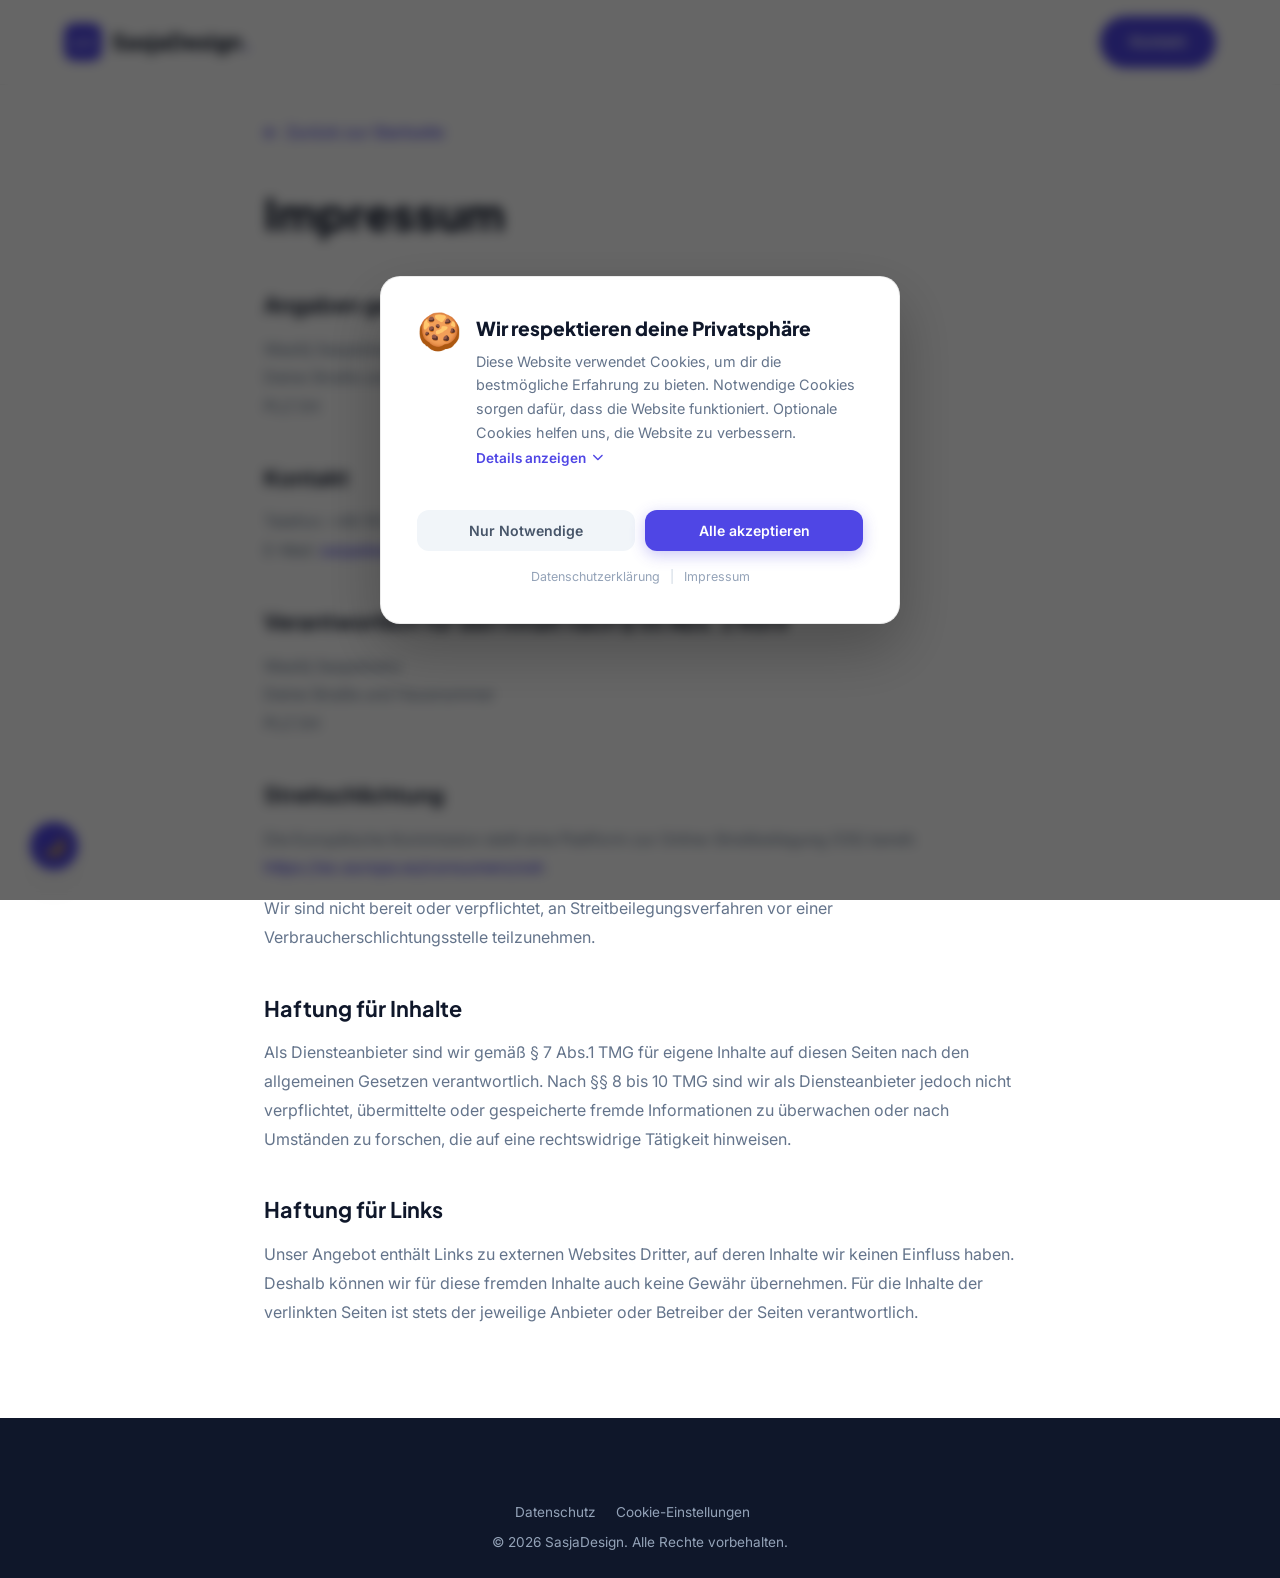
<file: impressum.html>
<!DOCTYPE html>
<html lang="de">
<head>
    <meta charset="UTF-8">
    <meta name="viewport" content="width=device-width, initial-scale=1.0">
    <title>Impressum | SasjaDesign Webdesign</title>

    <!-- Dark Mode sofort anwenden -->
    <script>
        (function(){
            var m=document.cookie.match(/(?:^|;\s*)theme=([^;]*)/);
            var t=m?decodeURIComponent(m[1]):null;
            if(t==='dark'||(!t&&window.matchMedia('(prefers-color-scheme: dark)').matches)){
                document.documentElement.classList.add('dark');
            }
        })();
    </script>

    <link rel="preconnect" href="https://fonts.googleapis.com">
    <link rel="preconnect" href="https://fonts.gstatic.com" crossorigin>
    <link href="https://fonts.googleapis.com/css2?family=Inter:wght@300;400;500;600;700;800;900&family=Plus+Jakarta+Sans:wght@400;500;600;700;800&display=swap" rel="stylesheet">
    <link rel="stylesheet" href="https://cdnjs.cloudflare.com/ajax/libs/font-awesome/6.5.1/css/all.min.css">
    <link rel="stylesheet" href="css/style.css">
</head>
<body>

    <!-- ==================== PAGE LOADER ==================== -->
    <div class="page-loader" id="pageLoader">
        <div class="loader-spinner"></div>
    </div>

    <!-- ==================== NAVBAR ==================== -->
    <nav class="navbar" id="navbar">
        <div class="container nav-container">
            <a href="index.html" class="logo">
                <span class="logo-icon">&lt;/&gt;</span>
                <span class="logo-text">SasjaDesign<span class="logo-dot">.</span></span>
            </a>
            <div class="nav-actions">
                <a href="index.html#contact" class="btn btn-primary nav-cta">Kontakt</a>
            </div>
        </div>
    </nav>

    <!-- ==================== IMPRESSUM ==================== -->
    <section class="legal-page">
        <div class="container" style="max-width: 800px;">
            <a href="index.html" class="back-link">
                <i class="fas fa-arrow-left"></i> Zurück zur Startseite
            </a>

            <h1>Impressum</h1>

            <h2>Angaben gemäß § 5 TMG</h2>
            <p>
                Wasilij Sasjadiwko<br>
                Deine Straße und Hausnummer<br>
                PLZ Ort
            </p>

            <h2>Kontakt</h2>
            <p>
                Telefon: +49 151 2345 6789<br>
                E-Mail: <a href="mailto:sasjadesign@gmail.com">sasjadesign@gmail.com</a>
            </p>

            <h2>Verantwortlich für den Inhalt nach § 55 Abs. 2 RStV</h2>
            <p>
                Wasilij Sasjadiwko<br>
                Deine Straße und Hausnummer<br>
                PLZ Ort
            </p>

            <h2>Streitschlichtung</h2>
            <p>
                Die Europäische Kommission stellt eine Plattform zur Online-Streitbeilegung (OS) bereit:
                <a href="https://ec.europa.eu/consumers/odr" target="_blank" rel="noopener">https://ec.europa.eu/consumers/odr</a>.
            </p>
            <p>
                Wir sind nicht bereit oder verpflichtet, an Streitbeilegungsverfahren vor einer
                Verbraucherschlichtungsstelle teilzunehmen.
            </p>

            <h2>Haftung für Inhalte</h2>
            <p>
                Als Diensteanbieter sind wir gemäß § 7 Abs.1 TMG für eigene Inhalte auf diesen Seiten nach den
                allgemeinen Gesetzen verantwortlich. Nach §§ 8 bis 10 TMG sind wir als Diensteanbieter jedoch nicht
                verpflichtet, übermittelte oder gespeicherte fremde Informationen zu überwachen oder nach Umständen
                zu forschen, die auf eine rechtswidrige Tätigkeit hinweisen.
            </p>

            <h2>Haftung für Links</h2>
            <p>
                Unser Angebot enthält Links zu externen Websites Dritter, auf deren Inhalte wir keinen Einfluss haben.
                Deshalb können wir für diese fremden Inhalte auch keine Gewähr übernehmen. Für die Inhalte der
                verlinkten Seiten ist stets der jeweilige Anbieter oder Betreiber der Seiten verantwortlich.
            </p>
        </div>
    </section>

    <!-- ==================== FOOTER ==================== -->
    <footer class="footer">
        <div class="container">
            <div class="footer-bottom">
                <p>
                    <a href="datenschutz.html" style="color: #94a3b8; margin-right: 16px;">Datenschutz</a>
                    <a href="#" class="reopen-cookie-settings" style="color: #94a3b8; margin-right: 16px;">Cookie-Einstellungen</a>
                </p>
                <p style="margin-top: 8px;">&copy; <span id="currentYear"></span> SasjaDesign. Alle Rechte vorbehalten.</p>
            </div>
        </div>
    </footer>

    <!-- ==================== FIXED BUTTONS ==================== -->
    <button id="theme-toggle" aria-label="Dark Mode umschalten">🌙</button>

    <!-- ==================== COOKIE CONSENT BANNER ==================== -->
    <div class="cookie-overlay" id="cookieOverlay">
        <div class="cookie-modal" id="cookieBanner">
            <div class="cookie-modal-header">
                <div class="cookie-icon">🍪</div>
                <div class="cookie-modal-header-text">
                    <h3>Wir respektieren deine Privatsphäre</h3>
                    <p>Diese Website verwendet Cookies, um dir die bestmögliche Erfahrung zu bieten. Notwendige Cookies sorgen dafür, dass die Website funktioniert. Optionale Cookies helfen uns, die Website zu verbessern.</p>
                    <button class="cookie-details-toggle" id="cookieDetailsToggle">
                        <span>Details anzeigen</span>
                        <i class="fas fa-chevron-down"></i>
                    </button>
                </div>
            </div>

            <div class="cookie-details" id="cookieDetails">
                <div class="cookie-category">
                    <div class="cookie-category-header">
                        <div class="cookie-category-info">
                            <h4>Notwendige Cookies</h4>
                            <p>Für Dark Mode, Cookie-Einstellungen und grundlegende Funktionen. Können nicht deaktiviert werden.</p>
                        </div>
                        <label class="cookie-switch disabled">
                            <input type="checkbox" checked disabled>
                            <span class="cookie-slider"></span>
                        </label>
                    </div>
                </div>
                <div class="cookie-category">
                    <div class="cookie-category-header">
                        <div class="cookie-category-info">
                            <h4>Analyse Cookies</h4>
                            <p>Helfen uns zu verstehen, wie Besucher die Website nutzen (z.B. Google Analytics).</p>
                        </div>
                        <label class="cookie-switch">
                            <input type="checkbox" id="cookieAnalytics">
                            <span class="cookie-slider"></span>
                        </label>
                    </div>
                </div>
                <div class="cookie-category">
                    <div class="cookie-category-header">
                        <div class="cookie-category-info">
                            <h4>Externe Medien</h4>
                            <p>Ermöglicht das Laden externer Inhalte wie Google Fonts, YouTube-Videos etc.</p>
                        </div>
                        <label class="cookie-switch">
                            <input type="checkbox" id="cookieExternal">
                            <span class="cookie-slider"></span>
                        </label>
                    </div>
                </div>
            </div>

            <div class="cookie-actions">
                <button class="cookie-btn cookie-btn-reject" id="cookieReject">Nur Notwendige</button>
                <button class="cookie-btn cookie-btn-save" id="cookieSave" style="display:none;">Auswahl speichern</button>
                <button class="cookie-btn cookie-btn-accept" id="cookieAccept">Alle akzeptieren</button>
            </div>

            <div class="cookie-footer-links">
                <a href="datenschutz.html">Datenschutzerklärung</a>
                <span>|</span>
                <a href="impressum.html">Impressum</a>
            </div>
        </div>
    </div>

    <script src="js/script.js"></script>
</body>
</html>
</file>
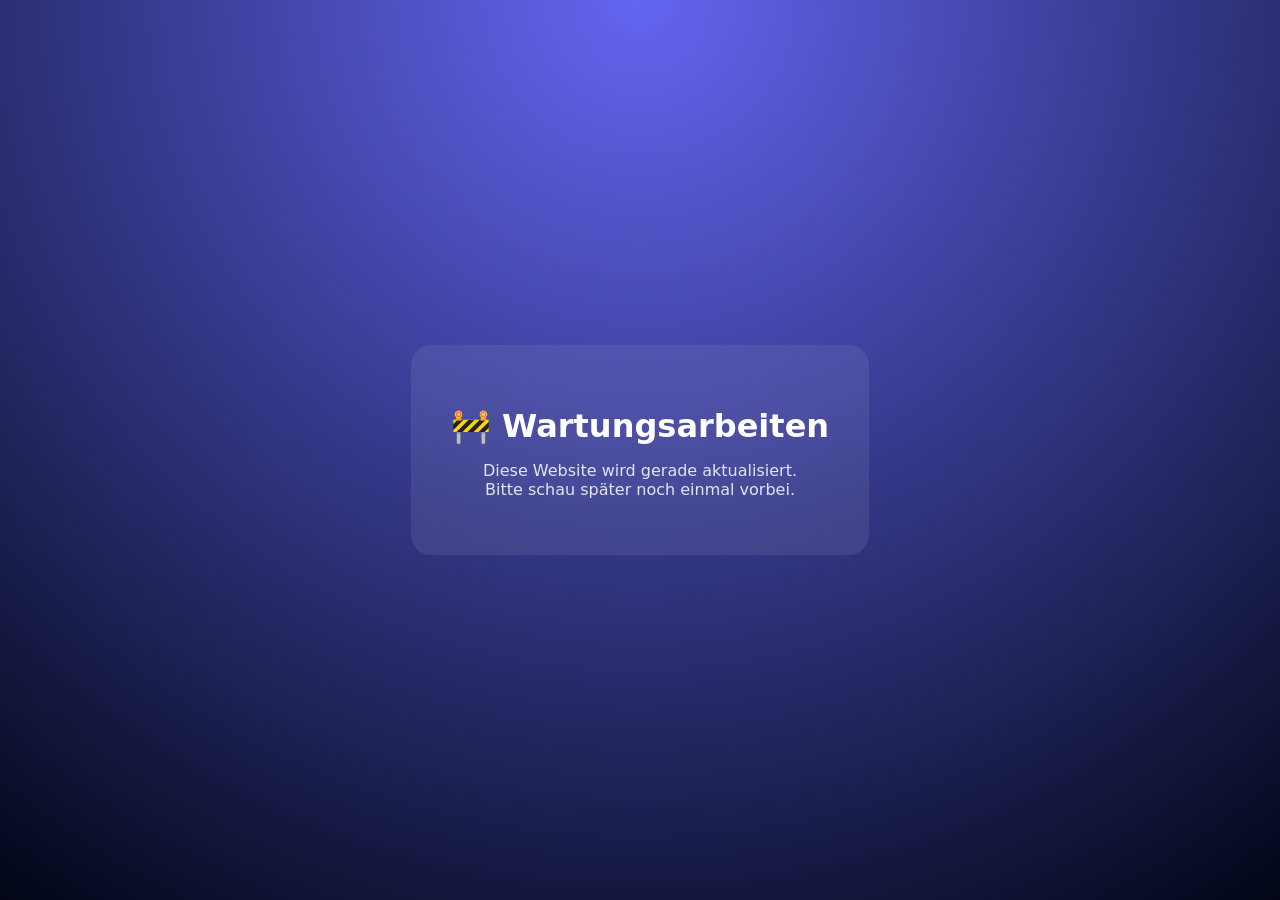
<file: maintenance.html>
<!DOCTYPE html>
<html lang="de">
<head>
  <meta charset="UTF-8">
  <title>Wartungsarbeiten</title>
  <meta name="viewport" content="width=device-width, initial-scale=1.0">
  <style>
    body {
      margin: 0;
      min-height: 100vh;
      display: flex;
      align-items: center;
      justify-content: center;
      background: radial-gradient(circle at top, #6366f1, #020617);
      font-family: system-ui, sans-serif;
      color: white;
      text-align: center;
    }
    .box {
      max-width: 420px;
      padding: 40px;
      background: rgba(255,255,255,0.08);
      border-radius: 20px;
      backdrop-filter: blur(20px);
    }
    h1 { margin-bottom: 12px; }
    p { opacity: 0.85; }
  </style>
</head>
<body>
  <div class="box">
    <h1>🚧 Wartungsarbeiten</h1>
    <p>Diese Website wird gerade aktualisiert.<br>
    Bitte schau später noch einmal vorbei.</p>
  </div>
  <script>
(async () => {
  try {
    // Wenn maintenance.on NICHT mehr existiert .-> zurück zur Website
    const res = await fetch('/maintenance.on', { cache: 'no-store' });
    if (!res.ok) window.location.replace('/');
  } catch (e) {}
})();
</script>
</body>
</html>
</file>
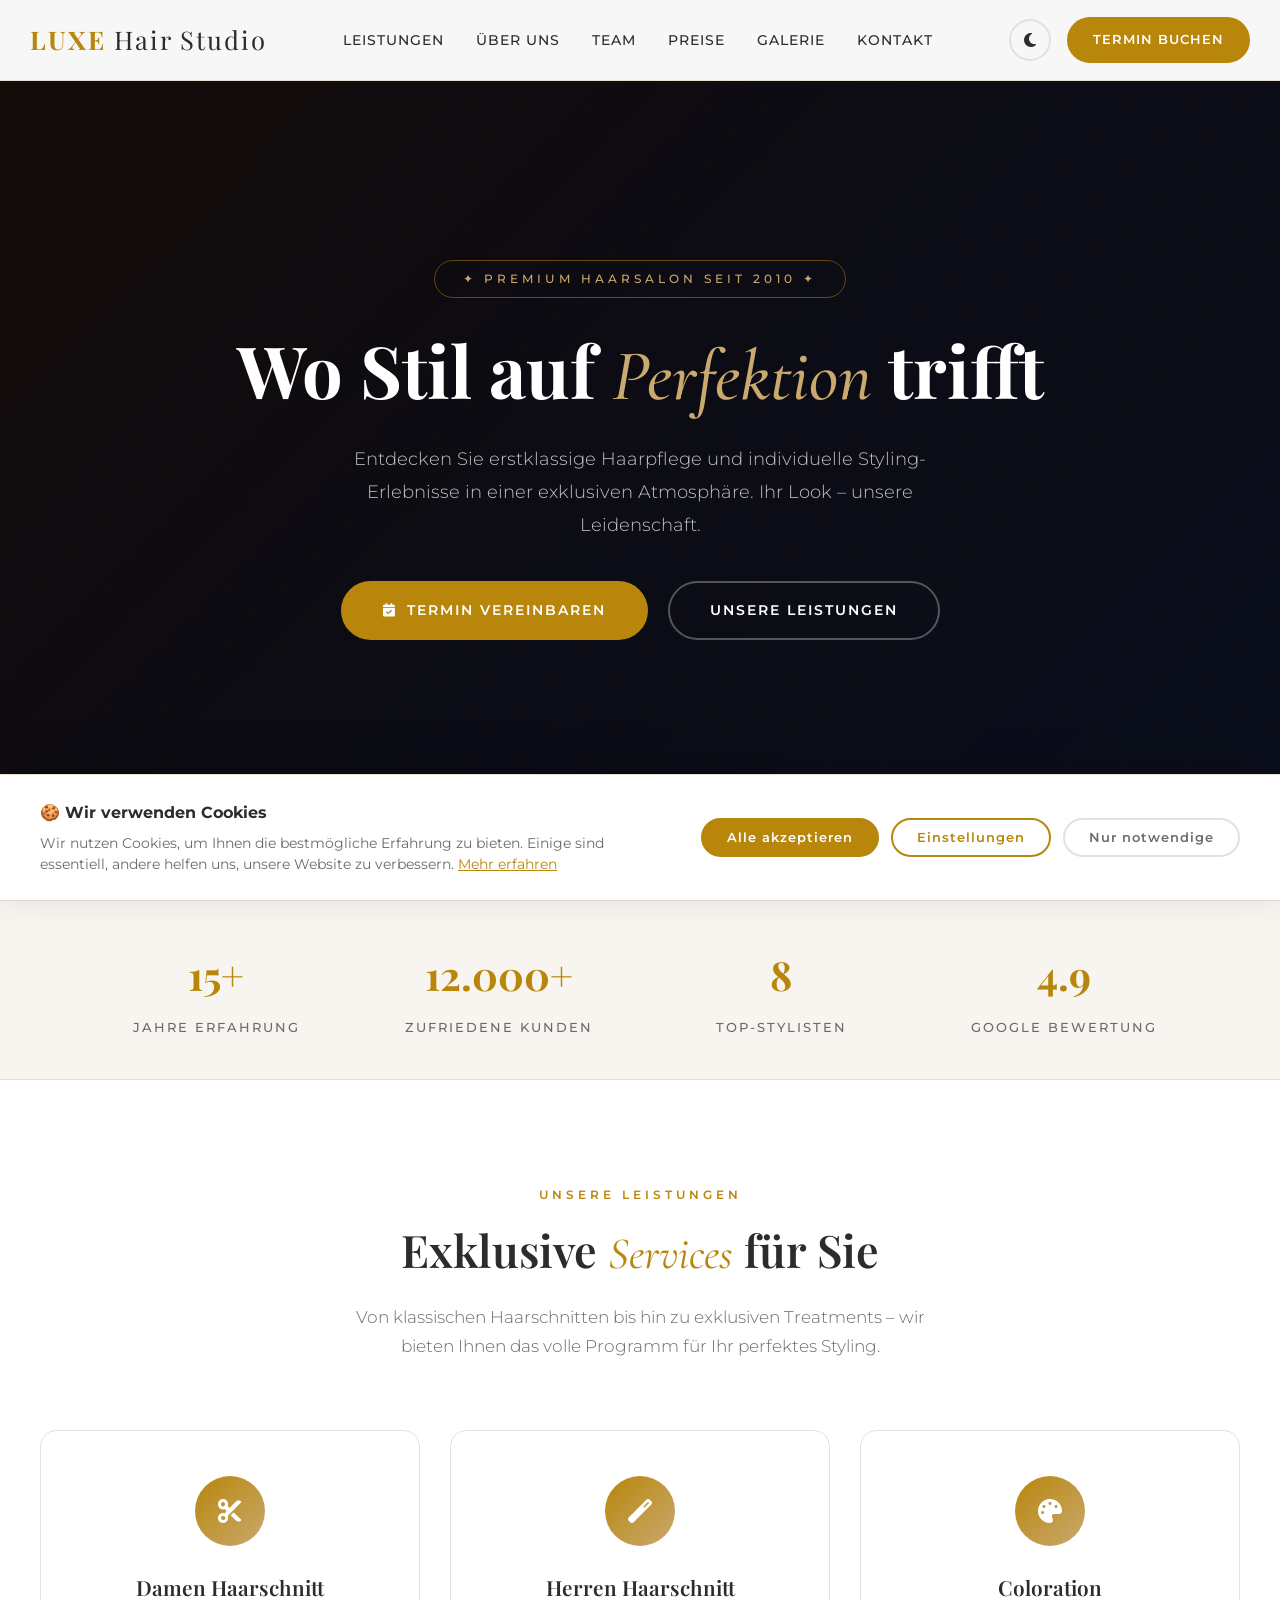
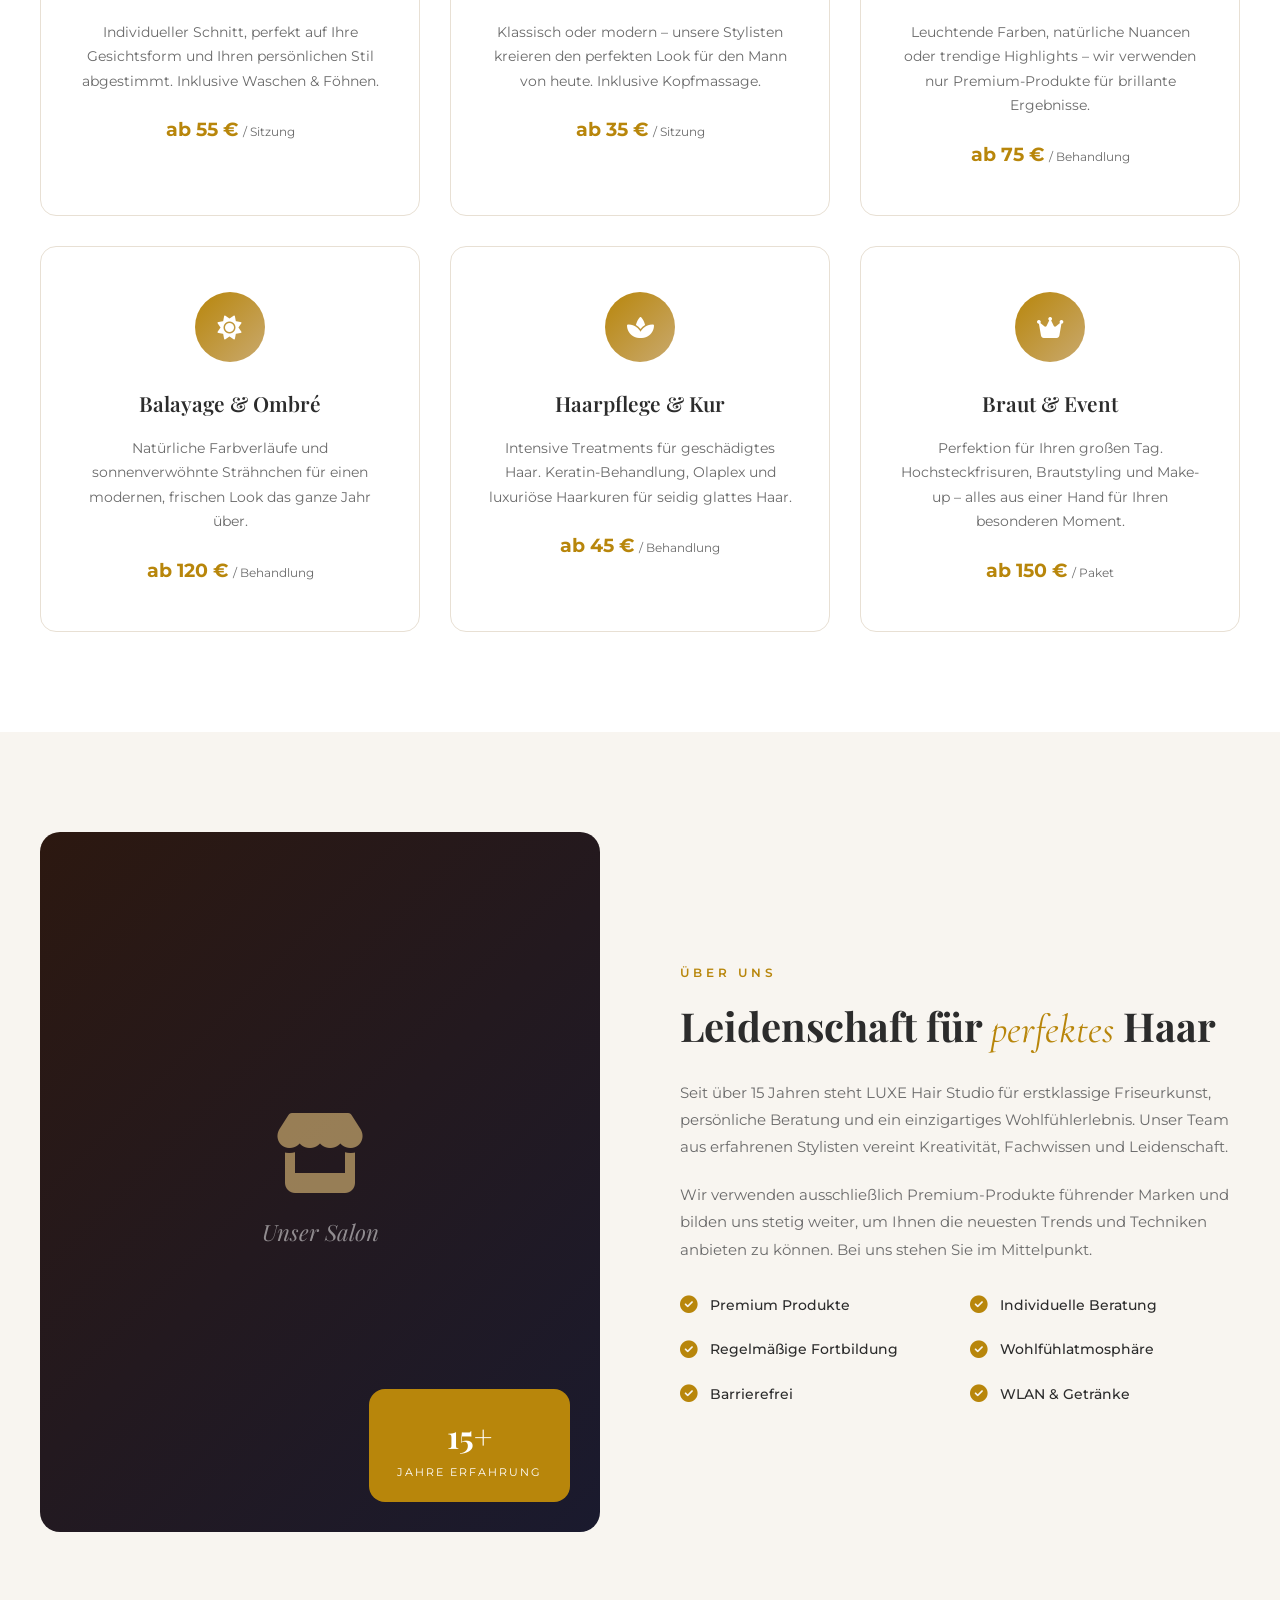
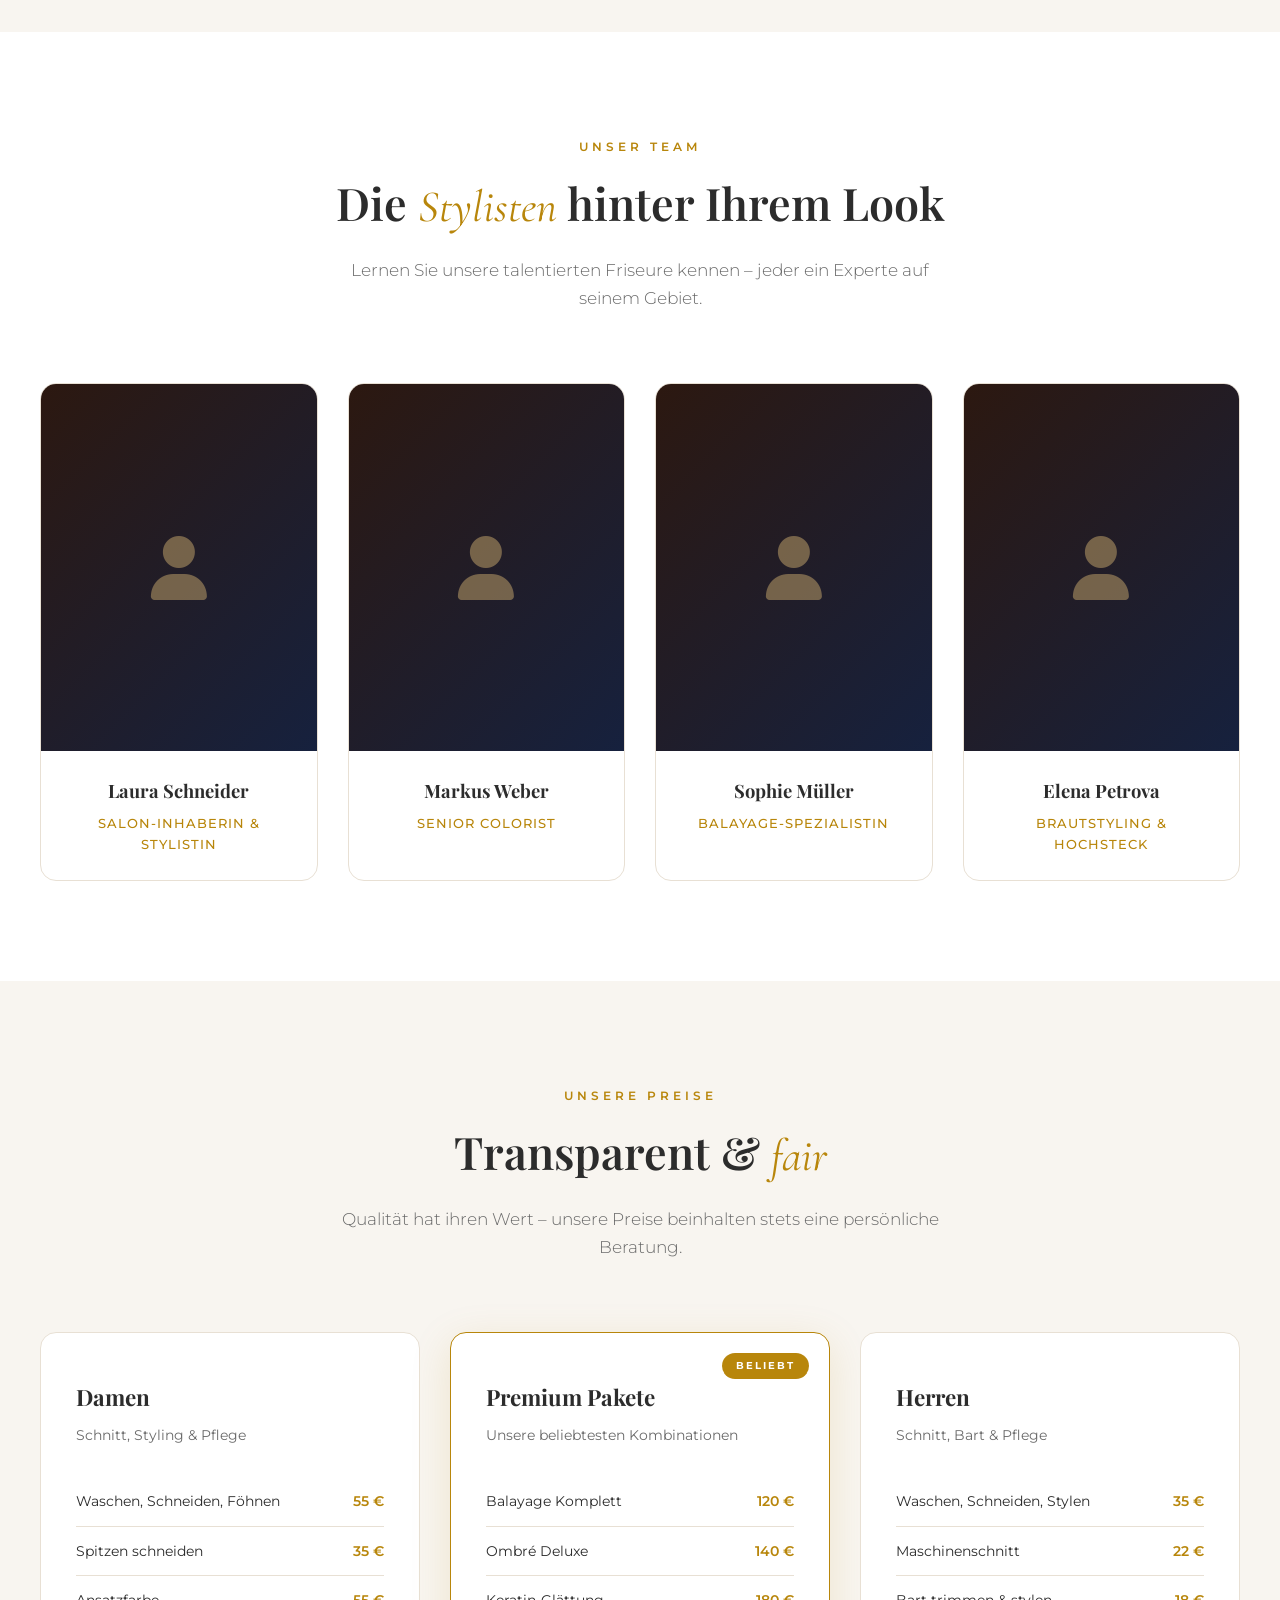
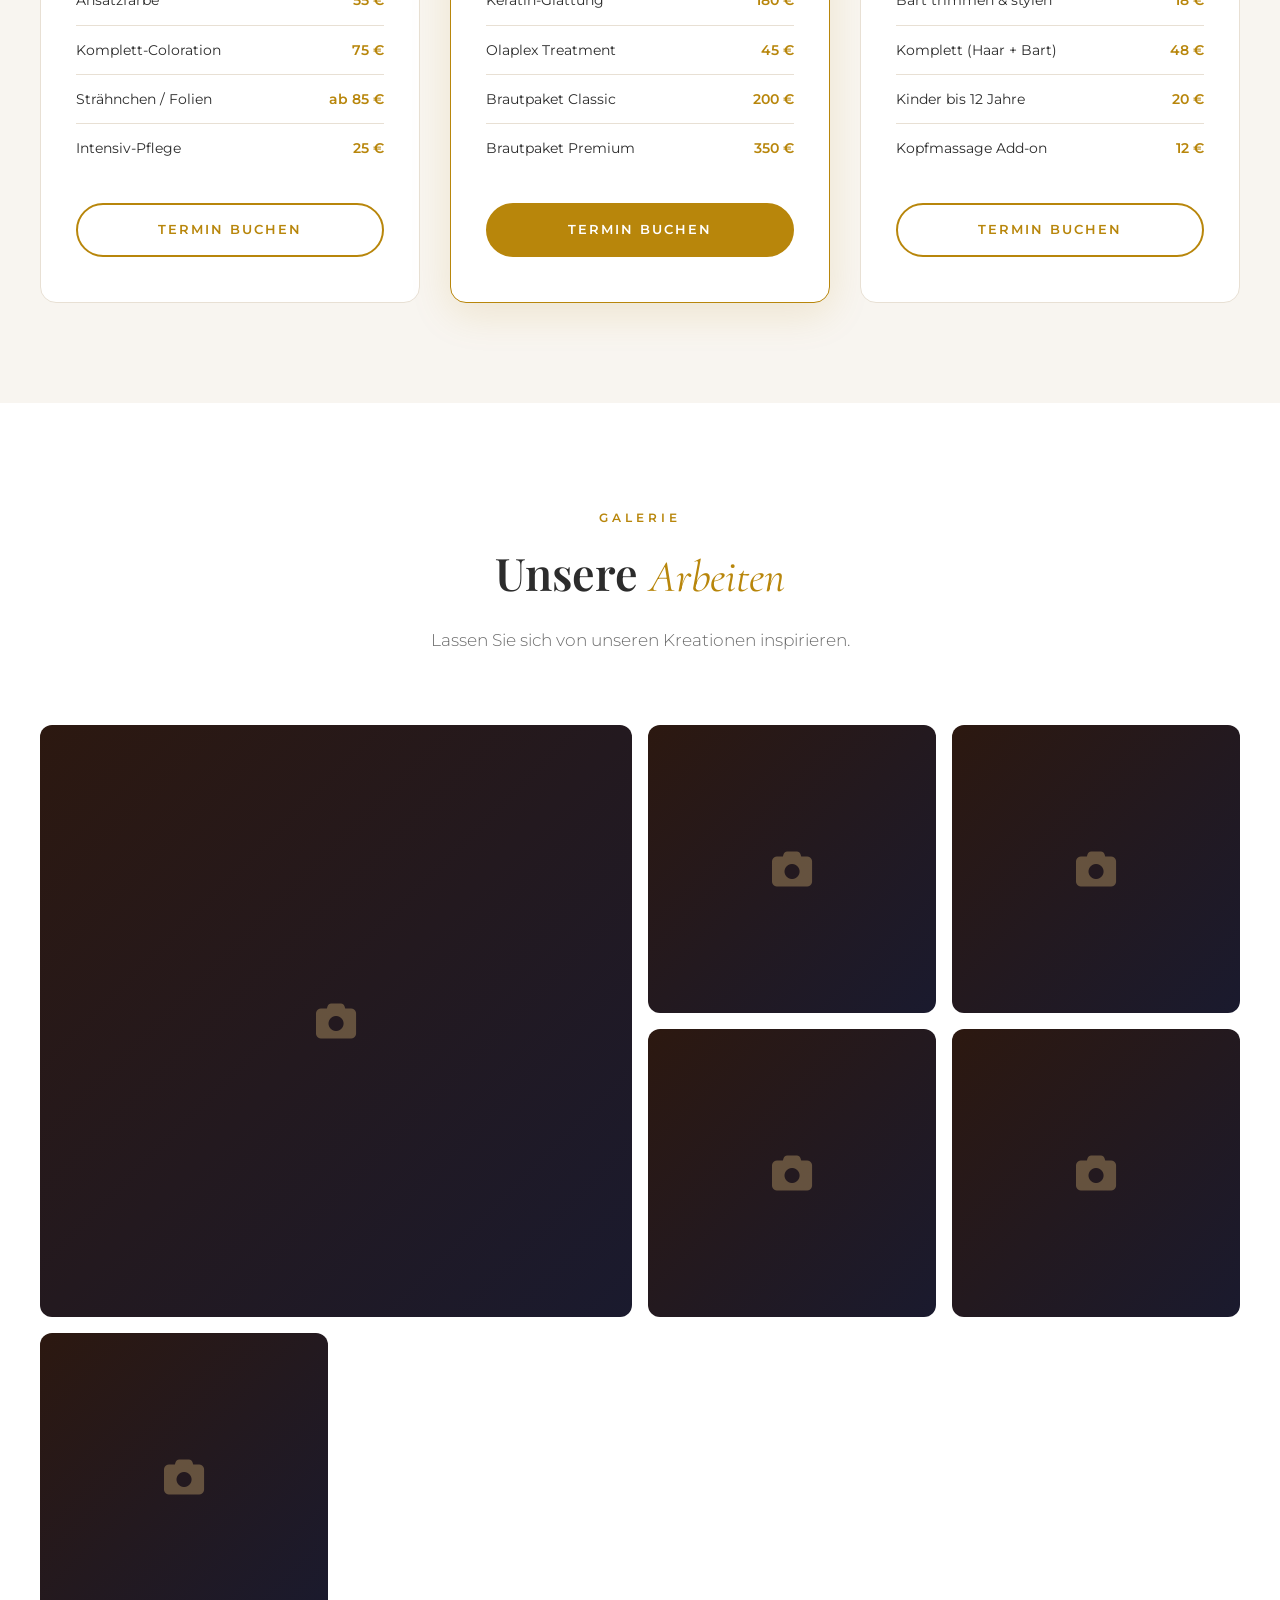
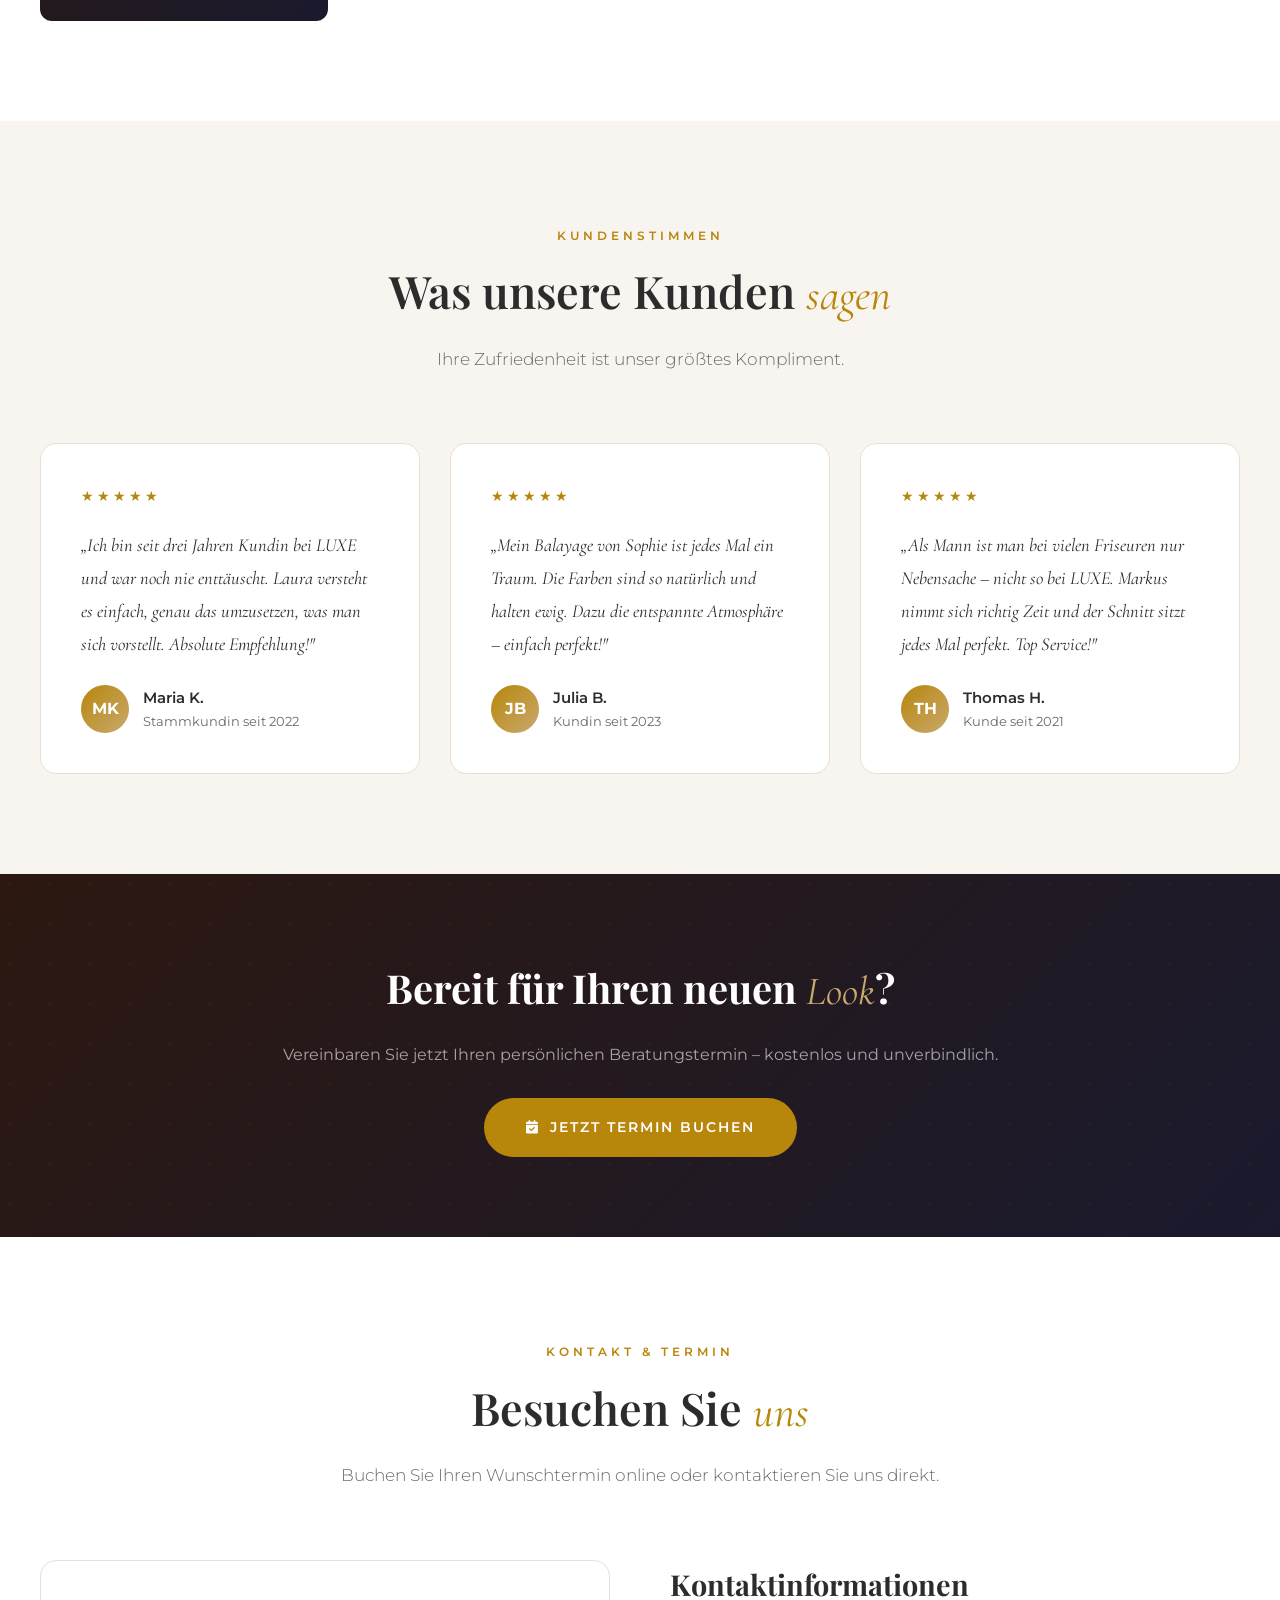
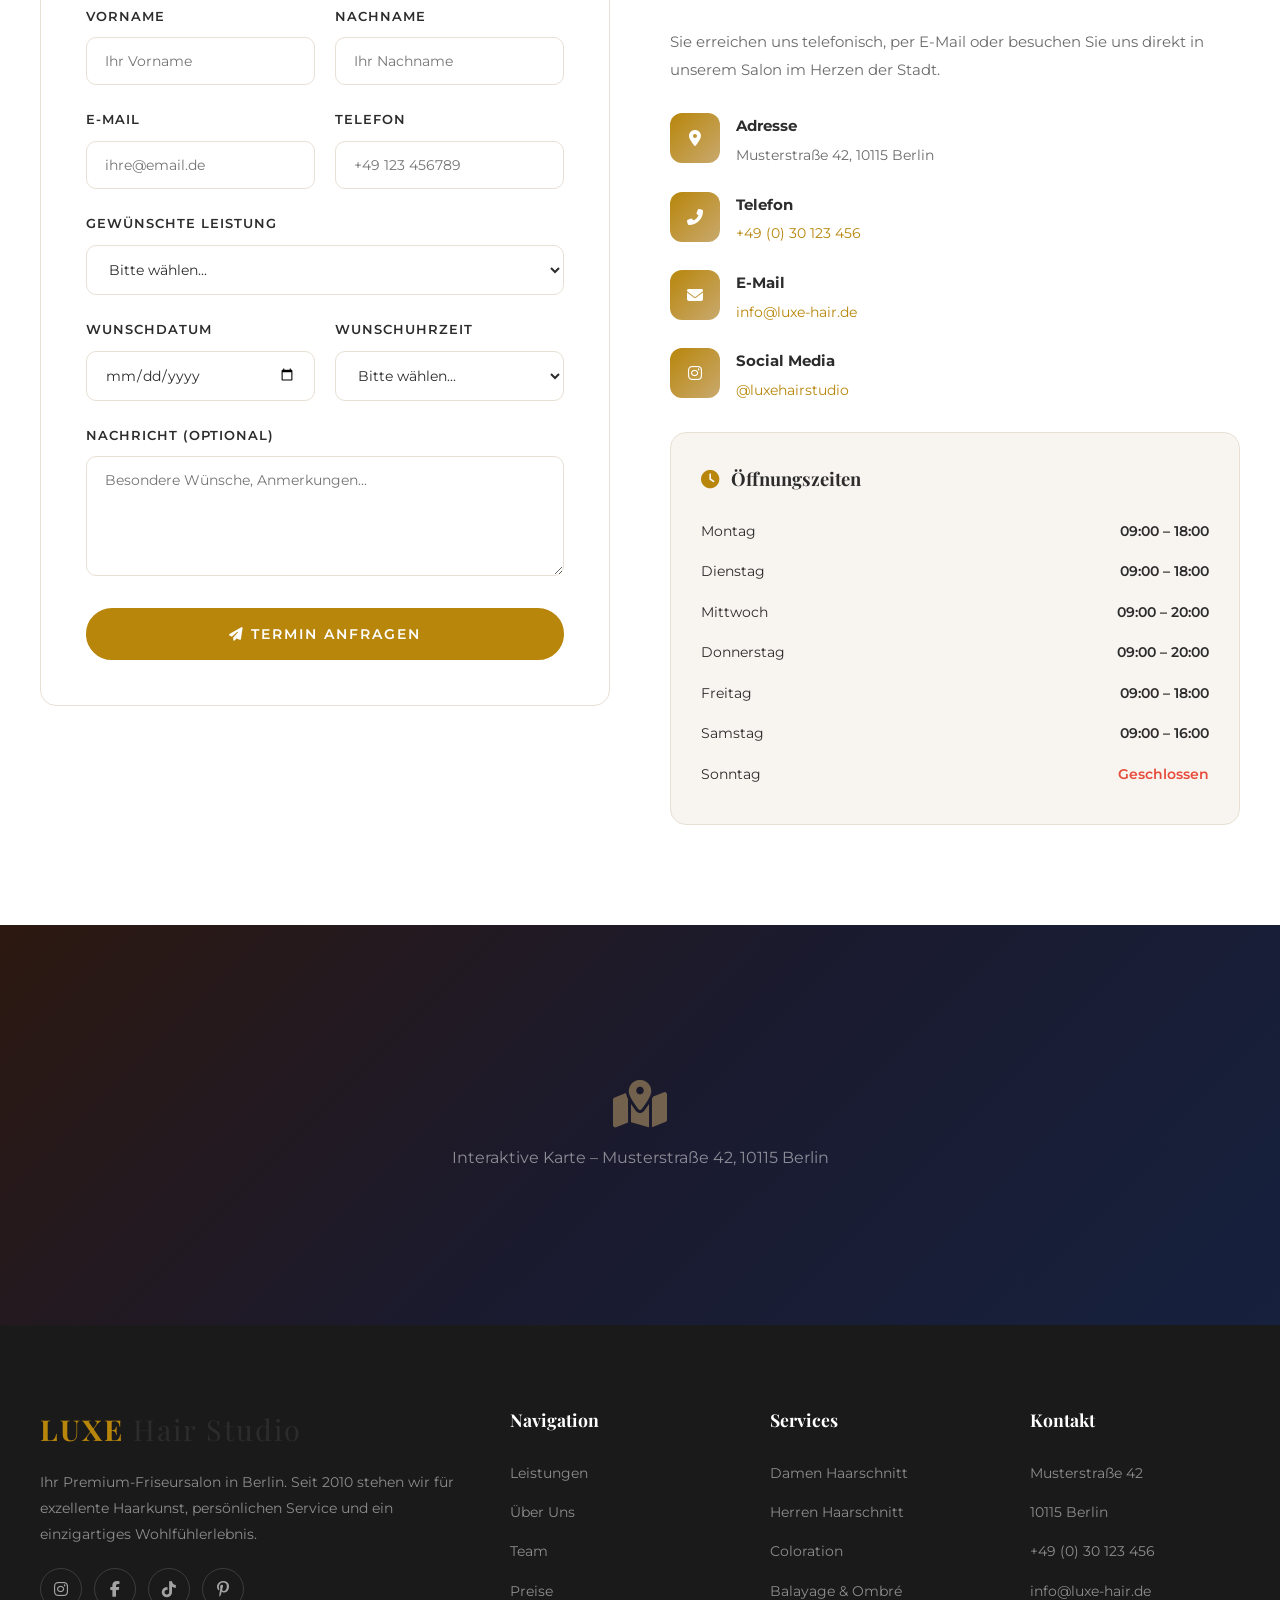
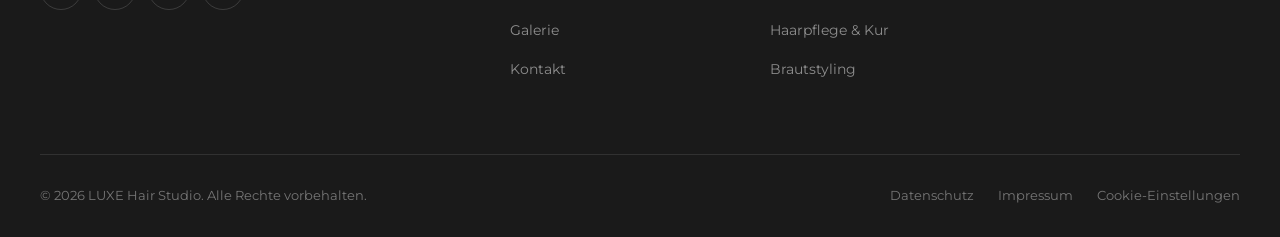
<file: Demos/Friseur.html>
<!DOCTYPE html>
<html lang="de">
<head>
    <meta charset="UTF-8">
    <meta name="viewport" content="width=device-width, initial-scale=1.0">
    <title>LUXE Hair Studio – Ihr Premium Friseursalon</title>
    <link href="https://fonts.googleapis.com/css2?family=Playfair+Display:ital,wght@0,400;0,500;0,600;0,700;1,400;1,500&family=Montserrat:wght@300;400;500;600;700&family=Cormorant+Garamond:ital,wght@0,400;0,500;0,600;1,400;1,500&display=swap" rel="stylesheet">
    <link rel="stylesheet" href="https://cdnjs.cloudflare.com/ajax/libs/font-awesome/6.5.1/css/all.min.css">
    <style>
        :root {
            --primary: #b8860b;
            --primary-light: #d4a843;
            --primary-dark: #8b6508;
            --accent: #c9a96e;
            --bg: #ffffff;
            --bg-alt: #f8f5f0;
            --bg-dark: #1a1a1a;
            --text: #2c2c2c;
            --text-light: #6b6b6b;
            --text-inverse: #f5f5f5;
            --card-bg: #ffffff;
            --card-shadow: rgba(0,0,0,0.08);
            --border: #e8e0d4;
            --nav-bg: rgba(255,255,255,0.97);
            --hero-overlay: rgba(0,0,0,0.55);
            --footer-bg: #1a1a1a;
            --footer-text: #cccccc;
            --transition: 0.3s ease;
            --transition-slow: 0.6s ease;
        }

        [data-theme="dark"] {
            --bg: #111111;
            --bg-alt: #1a1a1a;
            --bg-dark: #0a0a0a;
            --text: #e8e8e8;
            --text-light: #a0a0a0;
            --card-bg: #1e1e1e;
            --card-shadow: rgba(0,0,0,0.3);
            --border: #333333;
            --nav-bg: rgba(17,17,17,0.97);
            --hero-overlay: rgba(0,0,0,0.7);
            --footer-bg: #0a0a0a;
        }

        * { margin: 0; padding: 0; box-sizing: border-box; }

        html { scroll-behavior: smooth; scroll-padding-top: 80px; }

        body {
            font-family: 'Montserrat', sans-serif;
            background: var(--bg);
            color: var(--text);
            transition: background var(--transition), color var(--transition);
            overflow-x: hidden;
            line-height: 1.7;
        }

        /* ============ SCROLLBAR ============ */
        ::-webkit-scrollbar { width: 8px; }
        ::-webkit-scrollbar-track { background: var(--bg-alt); }
        ::-webkit-scrollbar-thumb { background: var(--primary); border-radius: 4px; }
        ::-webkit-scrollbar-thumb:hover { background: var(--primary-dark); }

        /* ============ NAVIGATION ============ */
        .navbar {
            position: fixed; top: 0; left: 0; width: 100%; z-index: 1000;
            background: var(--nav-bg);
            backdrop-filter: blur(20px);
            -webkit-backdrop-filter: blur(20px);
            border-bottom: 1px solid var(--border);
            transition: all var(--transition);
        }
        .navbar.scrolled { box-shadow: 0 2px 30px rgba(0,0,0,0.1); }
        .nav-container {
            max-width: 1300px; margin: 0 auto;
            display: flex; align-items: center; justify-content: space-between;
            padding: 0 30px; height: 80px;
        }
        .nav-logo {
            font-family: 'Playfair Display', serif;
            font-size: 1.6rem; font-weight: 700; color: var(--primary);
            text-decoration: none; letter-spacing: 2px;
        }
        .nav-logo span { color: var(--text); font-weight: 400; }
        .nav-links { display: flex; align-items: center; gap: 32px; list-style: none; }
        .nav-links a {
            text-decoration: none; color: var(--text); font-size: 0.85rem;
            font-weight: 500; letter-spacing: 1px; text-transform: uppercase;
            position: relative; transition: color var(--transition);
        }
        .nav-links a::after {
            content: ''; position: absolute; bottom: -4px; left: 0;
            width: 0; height: 2px; background: var(--primary);
            transition: width var(--transition);
        }
        .nav-links a:hover { color: var(--primary); }
        .nav-links a:hover::after { width: 100%; }

        .nav-actions { display: flex; align-items: center; gap: 16px; }

        .theme-toggle {
            background: none; border: 2px solid var(--border);
            color: var(--text); width: 42px; height: 42px;
            border-radius: 50%; cursor: pointer; font-size: 1rem;
            display: flex; align-items: center; justify-content: center;
            transition: all var(--transition);
        }
        .theme-toggle:hover { border-color: var(--primary); color: var(--primary); transform: rotate(15deg); }

        .nav-cta {
            background: var(--primary); color: #fff;
            padding: 10px 24px; border-radius: 50px;
            text-decoration: none; font-size: 0.8rem;
            font-weight: 600; letter-spacing: 1px; text-transform: uppercase;
            transition: all var(--transition); border: 2px solid var(--primary);
        }
        .nav-cta:hover { background: transparent; color: var(--primary); }

        .hamburger {
            display: none; flex-direction: column; gap: 5px;
            background: none; border: none; cursor: pointer; padding: 5px;
        }
        .hamburger span {
            width: 28px; height: 2px; background: var(--text);
            transition: all var(--transition); display: block;
        }
        .hamburger.active span:nth-child(1) { transform: rotate(45deg) translate(5px, 5px); }
        .hamburger.active span:nth-child(2) { opacity: 0; }
        .hamburger.active span:nth-child(3) { transform: rotate(-45deg) translate(5px, -5px); }

        .mobile-menu {
            display: none; position: fixed; top: 80px; left: 0;
            width: 100%; background: var(--nav-bg);
            backdrop-filter: blur(20px); border-bottom: 1px solid var(--border);
            padding: 30px; z-index: 999;
            flex-direction: column; gap: 20px;
            transform: translateY(-100%); opacity: 0;
            transition: all 0.4s ease;
        }
        .mobile-menu.active { transform: translateY(0); opacity: 1; }
        .mobile-menu a {
            text-decoration: none; color: var(--text); font-size: 1rem;
            font-weight: 500; letter-spacing: 1px; text-transform: uppercase;
            padding: 10px 0; border-bottom: 1px solid var(--border);
            display: block; transition: color var(--transition);
        }
        .mobile-menu a:hover { color: var(--primary); }

        /* ============ HERO ============ */
        .hero {
            position: relative; height: 100vh; min-height: 700px;
            display: flex; align-items: center; justify-content: center;
            overflow: hidden;
        }
        .hero-bg {
            position: absolute; top: 0; left: 0; width: 100%; height: 100%;
            background: linear-gradient(135deg, #2c1810 0%, #1a1a2e 50%, #16213e 100%);
        }
        .hero-pattern {
            position: absolute; top: 0; left: 0; width: 100%; height: 100%;
            opacity: 0.08;
            background-image: radial-gradient(circle at 25% 25%, var(--primary) 1px, transparent 1px),
                              radial-gradient(circle at 75% 75%, var(--primary) 1px, transparent 1px);
            background-size: 60px 60px;
        }
        .hero-overlay {
            position: absolute; top: 0; left: 0; width: 100%; height: 100%;
            background: var(--hero-overlay);
        }
        .hero-content {
            position: relative; z-index: 2; text-align: center;
            padding: 0 30px; max-width: 900px;
        }
        .hero-badge {
            display: inline-block; padding: 8px 28px;
            border: 1px solid rgba(184,134,11,0.5);
            color: var(--accent); font-size: 0.75rem;
            letter-spacing: 4px; text-transform: uppercase;
            margin-bottom: 30px; border-radius: 50px;
            font-weight: 500;
            animation: fadeInDown 1s ease 0.3s both;
        }
        .hero h1 {
            font-family: 'Playfair Display', serif;
            font-size: 4.5rem; font-weight: 700;
            color: #fff; line-height: 1.15;
            margin-bottom: 24px;
            animation: fadeInUp 1s ease 0.5s both;
        }
        .hero h1 em {
            font-style: italic; color: var(--accent);
            font-family: 'Cormorant Garamond', serif;
            font-weight: 500;
        }
        .hero p {
            font-size: 1.15rem; color: rgba(255,255,255,0.75);
            max-width: 600px; margin: 0 auto 40px;
            font-weight: 300; line-height: 1.8;
            animation: fadeInUp 1s ease 0.7s both;
        }
        .hero-buttons {
            display: flex; gap: 20px; justify-content: center;
            flex-wrap: wrap;
            animation: fadeInUp 1s ease 0.9s both;
        }
        .btn-primary {
            background: var(--primary); color: #fff;
            padding: 16px 40px; border-radius: 50px;
            text-decoration: none; font-size: 0.85rem;
            font-weight: 600; letter-spacing: 2px;
            text-transform: uppercase; border: 2px solid var(--primary);
            transition: all var(--transition); display: inline-flex;
            align-items: center; gap: 10px;
        }
        .btn-primary:hover { background: transparent; color: var(--accent); transform: translateY(-2px); }
        .btn-secondary {
            background: transparent; color: #fff;
            padding: 16px 40px; border-radius: 50px;
            text-decoration: none; font-size: 0.85rem;
            font-weight: 600; letter-spacing: 2px;
            text-transform: uppercase; border: 2px solid rgba(255,255,255,0.3);
            transition: all var(--transition);
        }
        .btn-secondary:hover { border-color: var(--accent); color: var(--accent); transform: translateY(-2px); }

        .hero-scroll {
            position: absolute; bottom: 40px; left: 50%;
            transform: translateX(-50%); z-index: 2;
            color: rgba(255,255,255,0.5); text-align: center;
            animation: bounce 2s infinite;
        }
        .hero-scroll i { font-size: 1.5rem; }

        /* ============ SECTION COMMON ============ */
        .section {
            padding: 100px 30px;
        }
        .section-alt { background: var(--bg-alt); }
        .container { max-width: 1200px; margin: 0 auto; }
        .section-header { text-align: center; margin-bottom: 70px; }
        .section-label {
            display: inline-block; color: var(--primary);
            font-size: 0.75rem; font-weight: 600;
            letter-spacing: 4px; text-transform: uppercase;
            margin-bottom: 16px;
        }
        .section-title {
            font-family: 'Playfair Display', serif;
            font-size: 2.8rem; font-weight: 600;
            line-height: 1.3; margin-bottom: 20px;
        }
        .section-title em {
            font-family: 'Cormorant Garamond', serif;
            font-style: italic; color: var(--primary);
            font-weight: 400;
        }
        .section-desc {
            color: var(--text-light); font-size: 1.05rem;
            max-width: 600px; margin: 0 auto; font-weight: 300;
        }

        /* ============ STATS BAR ============ */
        .stats-bar {
            background: var(--bg-alt);
            border-top: 1px solid var(--border);
            border-bottom: 1px solid var(--border);
            padding: 40px 30px;
        }
        .stats-grid {
            max-width: 1100px; margin: 0 auto;
            display: grid; grid-template-columns: repeat(4, 1fr);
            gap: 30px; text-align: center;
        }
        .stat-item h3 {
            font-family: 'Playfair Display', serif;
            font-size: 2.5rem; color: var(--primary);
            font-weight: 700; margin-bottom: 8px;
        }
        .stat-item p {
            font-size: 0.8rem; color: var(--text-light);
            text-transform: uppercase; letter-spacing: 2px; font-weight: 500;
        }

        /* ============ SERVICES ============ */
        .services-grid {
            display: grid; grid-template-columns: repeat(3, 1fr);
            gap: 30px;
        }
        .service-card {
            background: var(--card-bg);
            border: 1px solid var(--border);
            border-radius: 16px;
            padding: 45px 35px;
            text-align: center;
            transition: all var(--transition);
            position: relative; overflow: hidden;
        }
        .service-card::before {
            content: ''; position: absolute; top: 0; left: 0;
            width: 100%; height: 3px;
            background: linear-gradient(90deg, var(--primary), var(--accent));
            transform: scaleX(0); transition: transform var(--transition);
        }
        .service-card:hover { transform: translateY(-8px); box-shadow: 0 20px 50px var(--card-shadow); }
        .service-card:hover::before { transform: scaleX(1); }
        .service-icon {
            width: 70px; height: 70px; margin: 0 auto 24px;
            background: linear-gradient(135deg, var(--primary), var(--accent));
            border-radius: 50%; display: flex;
            align-items: center; justify-content: center;
            font-size: 1.5rem; color: #fff;
        }
        .service-card h3 {
            font-family: 'Playfair Display', serif;
            font-size: 1.3rem; margin-bottom: 14px; font-weight: 600;
        }
        .service-card p {
            color: var(--text-light); font-size: 0.9rem;
            line-height: 1.7; margin-bottom: 20px;
        }
        .service-price {
            font-size: 1.2rem; font-weight: 700;
            color: var(--primary);
        }
        .service-price small {
            font-size: 0.75rem; font-weight: 400;
            color: var(--text-light);
        }

        /* ============ ABOUT ============ */
        .about-grid {
            display: grid; grid-template-columns: 1fr 1fr;
            gap: 80px; align-items: center;
        }
        .about-image {
            position: relative; border-radius: 20px; overflow: hidden;
            aspect-ratio: 4/5;
            background: linear-gradient(135deg, #2c1810, #1a1a2e);
        }
        .about-image-inner {
            width: 100%; height: 100%;
            display: flex; align-items: center; justify-content: center;
            flex-direction: column; gap: 20px; padding: 40px;
        }
        .about-image-icon { font-size: 5rem; color: var(--accent); opacity: 0.7; }
        .about-image-text {
            color: rgba(255,255,255,0.5); font-family: 'Playfair Display', serif;
            font-size: 1.4rem; font-style: italic;
        }
        .about-badge {
            position: absolute; bottom: 30px; right: 30px;
            background: var(--primary); color: #fff;
            padding: 20px 28px; border-radius: 16px;
            text-align: center;
        }
        .about-badge h4 { font-family: 'Playfair Display', serif; font-size: 2rem; }
        .about-badge p { font-size: 0.7rem; text-transform: uppercase; letter-spacing: 2px; }
        .about-content h2 {
            font-family: 'Playfair Display', serif;
            font-size: 2.5rem; line-height: 1.3; margin-bottom: 24px;
        }
        .about-content h2 em {
            font-family: 'Cormorant Garamond', serif;
            font-style: italic; color: var(--primary); font-weight: 400;
        }
        .about-content p {
            color: var(--text-light); font-size: 0.95rem;
            margin-bottom: 20px; line-height: 1.8;
        }
        .about-features {
            display: grid; grid-template-columns: 1fr 1fr;
            gap: 20px; margin-top: 30px;
        }
        .about-feature {
            display: flex; align-items: center; gap: 12px;
        }
        .about-feature i { color: var(--primary); font-size: 1.1rem; }
        .about-feature span { font-size: 0.9rem; font-weight: 500; }

        /* ============ TEAM ============ */
        .team-grid {
            display: grid; grid-template-columns: repeat(4, 1fr);
            gap: 30px;
        }
        .team-card {
            background: var(--card-bg); border: 1px solid var(--border);
            border-radius: 16px; overflow: hidden;
            transition: all var(--transition);
        }
        .team-card:hover { transform: translateY(-8px); box-shadow: 0 20px 50px var(--card-shadow); }
        .team-photo {
            aspect-ratio: 3/4; position: relative; overflow: hidden;
            background: linear-gradient(135deg, #2c1810, #16213e);
            display: flex; align-items: center; justify-content: center;
        }
        .team-photo i { font-size: 4rem; color: var(--accent); opacity: 0.5; }
        .team-social {
            position: absolute; bottom: 0; left: 0; width: 100%;
            padding: 15px; display: flex; justify-content: center;
            gap: 10px; background: linear-gradient(transparent, rgba(0,0,0,0.7));
            opacity: 0; transition: opacity var(--transition);
        }
        .team-card:hover .team-social { opacity: 1; }
        .team-social a {
            width: 36px; height: 36px; border-radius: 50%;
            background: rgba(255,255,255,0.2); color: #fff;
            display: flex; align-items: center; justify-content: center;
            text-decoration: none; font-size: 0.85rem;
            transition: all var(--transition);
        }
        .team-social a:hover { background: var(--primary); }
        .team-info { padding: 24px; text-align: center; }
        .team-info h3 {
            font-family: 'Playfair Display', serif;
            font-size: 1.15rem; margin-bottom: 6px;
        }
        .team-info p { color: var(--primary); font-size: 0.8rem; font-weight: 500; letter-spacing: 1px; text-transform: uppercase; }

        /* ============ PRICING ============ */
        .pricing-grid {
            display: grid; grid-template-columns: repeat(3, 1fr);
            gap: 30px;
        }
        .pricing-card {
            background: var(--card-bg); border: 1px solid var(--border);
            border-radius: 16px; padding: 45px 35px;
            transition: all var(--transition); position: relative;
        }
        .pricing-card.featured {
            border-color: var(--primary);
            box-shadow: 0 10px 40px rgba(184,134,11,0.15);
            transform: scale(1.03);
        }
        .pricing-card.featured::after {
            content: 'BELIEBT'; position: absolute; top: 20px; right: 20px;
            background: var(--primary); color: #fff; font-size: 0.65rem;
            padding: 4px 14px; border-radius: 50px; letter-spacing: 2px;
            font-weight: 700;
        }
        .pricing-card:hover { transform: translateY(-5px); box-shadow: 0 20px 50px var(--card-shadow); }
        .pricing-card.featured:hover { transform: scale(1.03) translateY(-5px); }
        .pricing-card h3 {
            font-family: 'Playfair Display', serif;
            font-size: 1.4rem; margin-bottom: 8px;
        }
        .pricing-card .price-subtitle {
            color: var(--text-light); font-size: 0.85rem; margin-bottom: 30px;
        }
        .price-list { list-style: none; margin-bottom: 30px; }
        .price-list li {
            display: flex; justify-content: space-between;
            padding: 12px 0; border-bottom: 1px solid var(--border);
            font-size: 0.9rem;
        }
        .price-list li:last-child { border-bottom: none; }
        .price-list .price-amount { font-weight: 600; color: var(--primary); }
        .pricing-cta {
            display: block; text-align: center;
            padding: 14px 30px; border-radius: 50px;
            text-decoration: none; font-size: 0.8rem;
            font-weight: 600; letter-spacing: 2px;
            text-transform: uppercase; transition: all var(--transition);
            border: 2px solid var(--primary); color: var(--primary);
        }
        .pricing-cta:hover { background: var(--primary); color: #fff; }
        .pricing-card.featured .pricing-cta {
            background: var(--primary); color: #fff;
        }
        .pricing-card.featured .pricing-cta:hover {
            background: transparent; color: var(--primary);
        }

        /* ============ TESTIMONIALS ============ */
        .testimonials-wrapper {
            display: grid; grid-template-columns: repeat(3, 1fr);
            gap: 30px;
        }
        .testimonial-card {
            background: var(--card-bg); border: 1px solid var(--border);
            border-radius: 16px; padding: 40px;
            transition: all var(--transition);
        }
        .testimonial-card:hover { transform: translateY(-5px); box-shadow: 0 20px 50px var(--card-shadow); }
        .testimonial-stars { color: var(--primary); margin-bottom: 20px; font-size: 0.9rem; letter-spacing: 3px; }
        .testimonial-text {
            font-family: 'Cormorant Garamond', serif;
            font-size: 1.15rem; font-style: italic;
            line-height: 1.8; margin-bottom: 24px;
            color: var(--text);
        }
        .testimonial-author { display: flex; align-items: center; gap: 14px; }
        .testimonial-avatar {
            width: 48px; height: 48px; border-radius: 50%;
            background: linear-gradient(135deg, var(--primary), var(--accent));
            display: flex; align-items: center; justify-content: center;
            color: #fff; font-weight: 700; font-size: 1rem;
        }
        .testimonial-author h4 { font-size: 0.95rem; font-weight: 600; }
        .testimonial-author p { font-size: 0.8rem; color: var(--text-light); }

        /* ============ GALLERY ============ */
        .gallery-grid {
            display: grid; grid-template-columns: repeat(4, 1fr);
            gap: 16px;
        }
        .gallery-item {
            aspect-ratio: 1; border-radius: 12px; overflow: hidden;
            position: relative; cursor: pointer;
            background: linear-gradient(135deg, #2c1810, #1a1a2e);
            display: flex; align-items: center; justify-content: center;
        }
        .gallery-item i { font-size: 2.5rem; color: var(--accent); opacity: 0.4; }
        .gallery-overlay {
            position: absolute; top: 0; left: 0;
            width: 100%; height: 100%;
            background: rgba(184,134,11,0.8);
            display: flex; align-items: center; justify-content: center;
            opacity: 0; transition: opacity var(--transition);
        }
        .gallery-item:hover .gallery-overlay { opacity: 1; }
        .gallery-overlay i { color: #fff !important; opacity: 1 !important; font-size: 1.5rem; }
        .gallery-item:nth-child(1) { grid-column: span 2; grid-row: span 2; }

        /* ============ BOOKING ============ */
        .booking-grid {
            display: grid; grid-template-columns: 1fr 1fr;
            gap: 60px; align-items: start;
        }
        .booking-form { background: var(--card-bg); border: 1px solid var(--border); border-radius: 16px; padding: 45px; }
        .form-group { margin-bottom: 24px; }
        .form-group label {
            display: block; font-size: 0.8rem; font-weight: 600;
            letter-spacing: 1px; text-transform: uppercase;
            margin-bottom: 10px; color: var(--text);
        }
        .form-group input, .form-group select, .form-group textarea {
            width: 100%; padding: 14px 18px;
            background: var(--bg); border: 1px solid var(--border);
            border-radius: 10px; font-family: 'Montserrat', sans-serif;
            font-size: 0.9rem; color: var(--text);
            transition: border-color var(--transition);
        }
        .form-group input:focus, .form-group select:focus, .form-group textarea:focus {
            outline: none; border-color: var(--primary);
        }
        .form-group textarea { resize: vertical; min-height: 120px; }
        .form-row { display: grid; grid-template-columns: 1fr 1fr; gap: 20px; }
        .form-submit {
            width: 100%; padding: 16px; background: var(--primary);
            color: #fff; border: 2px solid var(--primary); border-radius: 50px;
            font-family: 'Montserrat', sans-serif; font-size: 0.85rem;
            font-weight: 600; letter-spacing: 2px; text-transform: uppercase;
            cursor: pointer; transition: all var(--transition);
        }
        .form-submit:hover { background: transparent; color: var(--primary); }

        .booking-info h3 {
            font-family: 'Playfair Display', serif;
            font-size: 1.8rem; margin-bottom: 20px;
        }
        .booking-info > p {
            color: var(--text-light); font-size: 0.95rem; line-height: 1.8;
            margin-bottom: 30px;
        }
        .contact-item {
            display: flex; gap: 16px; margin-bottom: 24px; align-items: flex-start;
        }
        .contact-icon {
            width: 50px; height: 50px; min-width: 50px;
            background: linear-gradient(135deg, var(--primary), var(--accent));
            border-radius: 12px; display: flex;
            align-items: center; justify-content: center;
            color: #fff; font-size: 1rem;
        }
        .contact-item h4 { font-size: 0.95rem; margin-bottom: 4px; }
        .contact-item p { color: var(--text-light); font-size: 0.9rem; }
        .contact-item a { color: var(--primary); text-decoration: none; }

        .opening-hours {
            background: var(--bg-alt); border-radius: 16px; padding: 30px;
            margin-top: 30px; border: 1px solid var(--border);
        }
        .opening-hours h4 {
            font-family: 'Playfair Display', serif;
            font-size: 1.15rem; margin-bottom: 16px;
        }
        .hours-list { list-style: none; }
        .hours-list li {
            display: flex; justify-content: space-between;
            padding: 8px 0; font-size: 0.9rem;
        }
        .hours-list li span:last-child { font-weight: 600; }
        .hours-list li.closed span:last-child { color: #e74c3c; }

        /* ============ MAP ============ */
        .map-section { padding: 0; }
        .map-placeholder {
            width: 100%; height: 400px;
            background: linear-gradient(135deg, #2c1810 0%, #1a1a2e 50%, #16213e 100%);
            display: flex; align-items: center; justify-content: center;
            flex-direction: column; gap: 16px;
        }
        .map-placeholder i { font-size: 3rem; color: var(--accent); opacity: 0.5; }
        .map-placeholder p { color: rgba(255,255,255,0.5); font-size: 1rem; }

        /* ============ CTA BANNER ============ */
        .cta-banner {
            background: linear-gradient(135deg, #2c1810, #1a1a2e);
            padding: 80px 30px; text-align: center;
            position: relative; overflow: hidden;
        }
        .cta-banner::before {
            content: ''; position: absolute; top: 0; left: 0;
            width: 100%; height: 100%; opacity: 0.08;
            background-image: radial-gradient(circle at 25% 25%, var(--primary) 1px, transparent 1px);
            background-size: 40px 40px;
        }
        .cta-banner h2 {
            font-family: 'Playfair Display', serif;
            font-size: 2.5rem; color: #fff;
            margin-bottom: 16px; position: relative;
        }
        .cta-banner h2 em {
            font-family: 'Cormorant Garamond', serif;
            color: var(--accent); font-weight: 400;
        }
        .cta-banner p {
            color: rgba(255,255,255,0.6); font-size: 1rem;
            margin-bottom: 30px; position: relative;
        }
        .cta-banner a { position: relative; }

        /* ============ FOOTER ============ */
        .footer {
            background: var(--footer-bg); color: var(--footer-text);
            padding: 80px 30px 30px;
        }
        .footer-grid {
            max-width: 1200px; margin: 0 auto;
            display: grid; grid-template-columns: 2fr 1fr 1fr 1fr;
            gap: 50px; margin-bottom: 60px;
        }
        .footer-brand .nav-logo { font-size: 1.8rem; display: inline-block; margin-bottom: 16px; }
        .footer-brand p { color: rgba(255,255,255,0.5); font-size: 0.9rem; line-height: 1.8; margin-bottom: 20px; }
        .footer-socials { display: flex; gap: 12px; }
        .footer-socials a {
            width: 42px; height: 42px; border-radius: 50%;
            border: 1px solid rgba(255,255,255,0.15); color: rgba(255,255,255,0.6);
            display: flex; align-items: center; justify-content: center;
            text-decoration: none; transition: all var(--transition);
        }
        .footer-socials a:hover { border-color: var(--primary); color: var(--primary); background: rgba(184,134,11,0.1); }
        .footer-col h4 {
            font-family: 'Playfair Display', serif;
            font-size: 1.1rem; color: #fff; margin-bottom: 24px;
        }
        .footer-col ul { list-style: none; }
        .footer-col ul li { margin-bottom: 12px; }
        .footer-col ul li a {
            color: rgba(255,255,255,0.5); text-decoration: none;
            font-size: 0.9rem; transition: color var(--transition);
        }
        .footer-col ul li a:hover { color: var(--primary); }
        .footer-bottom {
            max-width: 1200px; margin: 0 auto;
            border-top: 1px solid rgba(255,255,255,0.1);
            padding-top: 30px;
            display: flex; justify-content: space-between; align-items: center;
            flex-wrap: wrap; gap: 16px;
        }
        .footer-bottom p { color: rgba(255,255,255,0.4); font-size: 0.8rem; }
        .footer-bottom-links { display: flex; gap: 24px; }
        .footer-bottom-links a {
            color: rgba(255,255,255,0.4); text-decoration: none;
            font-size: 0.8rem; transition: color var(--transition);
        }
        .footer-bottom-links a:hover { color: var(--primary); }

        /* ============ COOKIE BANNER ============ */
        .cookie-banner {
            position: fixed; bottom: 0; left: 0; width: 100%;
            background: var(--card-bg); border-top: 1px solid var(--border);
            padding: 24px 30px; z-index: 10000;
            box-shadow: 0 -10px 40px rgba(0,0,0,0.15);
            display: none;
            animation: slideUp 0.5s ease;
        }
        .cookie-banner.show { display: block; }
        .cookie-inner {
            max-width: 1200px; margin: 0 auto;
            display: flex; align-items: center; justify-content: space-between;
            gap: 30px; flex-wrap: wrap;
        }
        .cookie-text { flex: 1; min-width: 280px; }
        .cookie-text h4 { font-size: 1rem; margin-bottom: 6px; }
        .cookie-text p { font-size: 0.85rem; color: var(--text-light); line-height: 1.6; }
        .cookie-text a { color: var(--primary); text-decoration: underline; }
        .cookie-buttons { display: flex; gap: 12px; flex-wrap: wrap; }
        .cookie-btn {
            padding: 10px 24px; border-radius: 50px;
            font-family: 'Montserrat', sans-serif;
            font-size: 0.8rem; font-weight: 600;
            letter-spacing: 1px; cursor: pointer;
            transition: all var(--transition); border: 2px solid var(--primary);
        }
        .cookie-accept { background: var(--primary); color: #fff; }
        .cookie-accept:hover { background: var(--primary-dark); border-color: var(--primary-dark); }
        .cookie-settings-btn { background: transparent; color: var(--primary); }
        .cookie-settings-btn:hover { background: var(--primary); color: #fff; }
        .cookie-decline { background: transparent; color: var(--text-light); border-color: var(--border); }
        .cookie-decline:hover { border-color: var(--text); color: var(--text); }

        /* ============ COOKIE SETTINGS MODAL ============ */
        .modal-overlay {
            position: fixed; top: 0; left: 0; width: 100%; height: 100%;
            background: rgba(0,0,0,0.6); z-index: 10001;
            display: none; align-items: center; justify-content: center;
            padding: 20px;
        }
        .modal-overlay.show { display: flex; }
        .modal {
            background: var(--card-bg); border-radius: 20px;
            max-width: 550px; width: 100%; max-height: 85vh;
            overflow-y: auto; padding: 40px;
            animation: fadeInUp 0.3s ease;
        }
        .modal h2 {
            font-family: 'Playfair Display', serif;
            font-size: 1.6rem; margin-bottom: 10px;
        }
        .modal > p { color: var(--text-light); font-size: 0.9rem; margin-bottom: 30px; line-height: 1.6; }
        .cookie-option {
            border: 1px solid var(--border); border-radius: 12px;
            padding: 20px; margin-bottom: 16px;
        }
        .cookie-option-header {
            display: flex; justify-content: space-between; align-items: center;
            margin-bottom: 8px;
        }
        .cookie-option-header h4 { font-size: 0.95rem; }
        .cookie-option p { font-size: 0.8rem; color: var(--text-light); line-height: 1.6; }
        .toggle-switch {
            width: 48px; height: 26px; background: var(--border);
            border-radius: 13px; position: relative; cursor: pointer;
            transition: background var(--transition);
        }
        .toggle-switch.active { background: var(--primary); }
        .toggle-switch.disabled { opacity: 0.6; cursor: not-allowed; }
        .toggle-switch::after {
            content: ''; position: absolute; top: 3px; left: 3px;
            width: 20px; height: 20px; background: #fff;
            border-radius: 50%; transition: transform var(--transition);
        }
        .toggle-switch.active::after { transform: translateX(22px); }
        .modal-actions { display: flex; gap: 12px; margin-top: 30px; }
        .modal-actions .cookie-btn { flex: 1; text-align: center; }

        /* ============ DATENSCHUTZ MODAL ============ */
        .privacy-modal .modal {
            max-width: 700px;
        }
        .privacy-modal .modal h3 {
            font-family: 'Playfair Display', serif;
            font-size: 1.2rem; margin-top: 25px; margin-bottom: 10px;
        }
        .privacy-modal .modal p, .privacy-modal .modal li {
            font-size: 0.88rem; color: var(--text-light); line-height: 1.7;
            margin-bottom: 10px;
        }
        .privacy-modal .modal ul { padding-left: 20px; margin-bottom: 10px; }
        .modal-close {
            position: absolute; top: 15px; right: 20px;
            background: none; border: none; color: var(--text);
            font-size: 1.5rem; cursor: pointer; transition: color var(--transition);
        }
        .modal-close:hover { color: var(--primary); }

        /* ============ BACK TO TOP ============ */
        .back-to-top {
            position: fixed; bottom: 90px; right: 30px;
            width: 48px; height: 48px; border-radius: 50%;
            background: var(--primary); color: #fff;
            border: none; cursor: pointer; font-size: 1.1rem;
            display: none; align-items: center; justify-content: center;
            box-shadow: 0 4px 20px rgba(184,134,11,0.3);
            transition: all var(--transition); z-index: 99;
        }
        .back-to-top.show { display: flex; }
        .back-to-top:hover { transform: translateY(-3px); box-shadow: 0 6px 30px rgba(184,134,11,0.4); }

        /* ============ ANIMATIONS ============ */
        @keyframes fadeInUp {
            from { opacity: 0; transform: translateY(30px); }
            to { opacity: 1; transform: translateY(0); }
        }
        @keyframes fadeInDown {
            from { opacity: 0; transform: translateY(-30px); }
            to { opacity: 1; transform: translateY(0); }
        }
        @keyframes slideUp {
            from { transform: translateY(100%); }
            to { transform: translateY(0); }
        }
        @keyframes bounce {
            0%, 20%, 50%, 80%, 100% { transform: translateX(-50%) translateY(0); }
            40% { transform: translateX(-50%) translateY(-10px); }
            60% { transform: translateX(-50%) translateY(-5px); }
        }

        .reveal {
            opacity: 0; transform: translateY(40px);
            transition: all 0.8s cubic-bezier(0.25, 0.46, 0.45, 0.94);
        }
        .reveal.visible { opacity: 1; transform: translateY(0); }

        /* ============ IMPRESSUM LINK ============ */
        .impressum-modal .modal { max-width: 600px; position: relative; }

        /* ============ RESPONSIVE ============ */
        @media (max-width: 1024px) {
            .nav-links { display: none; }
            .nav-cta { display: none; }
            .hamburger { display: flex; }
            .mobile-menu { display: flex; }
            .hero h1 { font-size: 3rem; }
            .services-grid, .pricing-grid, .testimonials-wrapper { grid-template-columns: repeat(2, 1fr); }
            .team-grid { grid-template-columns: repeat(2, 1fr); }
            .about-grid { grid-template-columns: 1fr; gap: 40px; }
            .booking-grid { grid-template-columns: 1fr; }
            .footer-grid { grid-template-columns: repeat(2, 1fr); }
            .gallery-grid { grid-template-columns: repeat(3, 1fr); }
            .stats-grid { grid-template-columns: repeat(2, 1fr); }
            .pricing-card.featured { transform: none; }
            .pricing-card.featured:hover { transform: translateY(-5px); }
        }

        @media (max-width: 640px) {
            .hero h1 { font-size: 2.2rem; }
            .hero p { font-size: 1rem; }
            .hero-buttons { flex-direction: column; align-items: center; }
            .section { padding: 70px 20px; }
            .section-title { font-size: 2rem; }
            .services-grid, .pricing-grid, .testimonials-wrapper,
            .team-grid { grid-template-columns: 1fr; }
            .gallery-grid { grid-template-columns: repeat(2, 1fr); }
            .gallery-item:nth-child(1) { grid-column: span 2; grid-row: span 1; }
            .stats-grid { grid-template-columns: 1fr 1fr; gap: 20px; }
            .stat-item h3 { font-size: 1.8rem; }
            .form-row { grid-template-columns: 1fr; }
            .about-features { grid-template-columns: 1fr; }
            .footer-grid { grid-template-columns: 1fr; }
            .footer-bottom { flex-direction: column; text-align: center; }
            .cookie-inner { flex-direction: column; text-align: center; }
            .cookie-buttons { justify-content: center; }
            .modal { padding: 25px; }
            .nav-container { padding: 0 20px; }
        }
    </style>
</head>
<body>

    <!-- ========== NAVBAR ========== -->
    <nav class="navbar" id="navbar">
        <div class="nav-container">
            <a href="#hero" class="nav-logo">LUXE <span>Hair Studio</span></a>
            <ul class="nav-links">
                <li><a href="#services">Leistungen</a></li>
                <li><a href="#about">Über Uns</a></li>
                <li><a href="#team">Team</a></li>
                <li><a href="#pricing">Preise</a></li>
                <li><a href="#gallery">Galerie</a></li>
                <li><a href="#contact">Kontakt</a></li>
            </ul>
            <div class="nav-actions">
                <button class="theme-toggle" id="themeToggle" title="Dark Mode umschalten">
                    <i class="fas fa-moon"></i>
                </button>
                <a href="#contact" class="nav-cta">Termin buchen</a>
                <button class="hamburger" id="hamburger">
                    <span></span><span></span><span></span>
                </button>
            </div>
        </div>
    </nav>

    <!-- ========== MOBILE MENU ========== -->
    <div class="mobile-menu" id="mobileMenu">
        <a href="#services" onclick="closeMobile()">Leistungen</a>
        <a href="#about" onclick="closeMobile()">Über Uns</a>
        <a href="#team" onclick="closeMobile()">Team</a>
        <a href="#pricing" onclick="closeMobile()">Preise</a>
        <a href="#gallery" onclick="closeMobile()">Galerie</a>
        <a href="#contact" onclick="closeMobile()">Kontakt</a>
        <a href="#contact" onclick="closeMobile()" style="color: var(--primary);">Termin buchen</a>
    </div>

    <!-- ========== HERO ========== -->
    <section class="hero" id="hero">
        <div class="hero-bg"></div>
        <div class="hero-pattern"></div>
        <div class="hero-overlay"></div>
        <div class="hero-content">
            <div class="hero-badge">✦ Premium Haarsalon seit 2010 ✦</div>
            <h1>Wo Stil auf <em>Perfektion</em> trifft</h1>
            <p>Entdecken Sie erstklassige Haarpflege und individuelle Styling-Erlebnisse in einer exklusiven Atmosphäre. Ihr Look – unsere Leidenschaft.</p>
            <div class="hero-buttons">
                <a href="#contact" class="btn-primary"><i class="fas fa-calendar-check"></i> Termin vereinbaren</a>
                <a href="#services" class="btn-secondary">Unsere Leistungen</a>
            </div>
        </div>
        <div class="hero-scroll">
            <i class="fas fa-chevron-down"></i>
        </div>
    </section>

    <!-- ========== STATS ========== -->
    <div class="stats-bar">
        <div class="stats-grid">
            <div class="stat-item reveal">
                <h3 id="statYears">15+</h3>
                <p>Jahre Erfahrung</p>
            </div>
            <div class="stat-item reveal">
                <h3 id="statClients">12.000+</h3>
                <p>Zufriedene Kunden</p>
            </div>
            <div class="stat-item reveal">
                <h3 id="statStylists">8</h3>
                <p>Top-Stylisten</p>
            </div>
            <div class="stat-item reveal">
                <h3 id="statRating">4.9</h3>
                <p>Google Bewertung</p>
            </div>
        </div>
    </div>

    <!-- ========== SERVICES ========== -->
    <section class="section" id="services">
        <div class="container">
            <div class="section-header reveal">
                <span class="section-label">Unsere Leistungen</span>
                <h2 class="section-title">Exklusive <em>Services</em> für Sie</h2>
                <p class="section-desc">Von klassischen Haarschnitten bis hin zu exklusiven Treatments – wir bieten Ihnen das volle Programm für Ihr perfektes Styling.</p>
            </div>
            <div class="services-grid">
                <div class="service-card reveal">
                    <div class="service-icon"><i class="fas fa-cut"></i></div>
                    <h3>Damen Haarschnitt</h3>
                    <p>Individueller Schnitt, perfekt auf Ihre Gesichtsform und Ihren persönlichen Stil abgestimmt. Inklusive Waschen & Föhnen.</p>
                    <div class="service-price">ab 55 € <small>/ Sitzung</small></div>
                </div>
                <div class="service-card reveal">
                    <div class="service-icon"><i class="fas fa-magic"></i></div>
                    <h3>Herren Haarschnitt</h3>
                    <p>Klassisch oder modern – unsere Stylisten kreieren den perfekten Look für den Mann von heute. Inklusive Kopfmassage.</p>
                    <div class="service-price">ab 35 € <small>/ Sitzung</small></div>
                </div>
                <div class="service-card reveal">
                    <div class="service-icon"><i class="fas fa-palette"></i></div>
                    <h3>Coloration</h3>
                    <p>Leuchtende Farben, natürliche Nuancen oder trendige Highlights – wir verwenden nur Premium-Produkte für brillante Ergebnisse.</p>
                    <div class="service-price">ab 75 € <small>/ Behandlung</small></div>
                </div>
                <div class="service-card reveal">
                    <div class="service-icon"><i class="fas fa-sun"></i></div>
                    <h3>Balayage & Ombré</h3>
                    <p>Natürliche Farbverläufe und sonnenverwöhnte Strähnchen für einen modernen, frischen Look das ganze Jahr über.</p>
                    <div class="service-price">ab 120 € <small>/ Behandlung</small></div>
                </div>
                <div class="service-card reveal">
                    <div class="service-icon"><i class="fas fa-spa"></i></div>
                    <h3>Haarpflege & Kur</h3>
                    <p>Intensive Treatments für geschädigtes Haar. Keratin-Behandlung, Olaplex und luxuriöse Haarkuren für seidig glattes Haar.</p>
                    <div class="service-price">ab 45 € <small>/ Behandlung</small></div>
                </div>
                <div class="service-card reveal">
                    <div class="service-icon"><i class="fas fa-crown"></i></div>
                    <h3>Braut & Event</h3>
                    <p>Perfektion für Ihren großen Tag. Hochsteckfrisuren, Brautstyling und Make-up – alles aus einer Hand für Ihren besonderen Moment.</p>
                    <div class="service-price">ab 150 € <small>/ Paket</small></div>
                </div>
            </div>
        </div>
    </section>

    <!-- ========== ABOUT ========== -->
    <section class="section section-alt" id="about">
        <div class="container">
            <div class="about-grid">
                <div class="about-image reveal">
                    <div class="about-image-inner">
                        <i class="fas fa-store about-image-icon"></i>
                        <span class="about-image-text">Unser Salon</span>
                    </div>
                    <div class="about-badge">
                        <h4>15+</h4>
                        <p>Jahre Erfahrung</p>
                    </div>
                </div>
                <div class="about-content reveal">
                    <span class="section-label">Über Uns</span>
                    <h2>Leidenschaft für <em>perfektes</em> Haar</h2>
                    <p>Seit über 15 Jahren steht LUXE Hair Studio für erstklassige Friseurkunst, persönliche Beratung und ein einzigartiges Wohlfühlerlebnis. Unser Team aus erfahrenen Stylisten vereint Kreativität, Fachwissen und Leidenschaft.</p>
                    <p>Wir verwenden ausschließlich Premium-Produkte führender Marken und bilden uns stetig weiter, um Ihnen die neuesten Trends und Techniken anbieten zu können. Bei uns stehen Sie im Mittelpunkt.</p>
                    <div class="about-features">
                        <div class="about-feature">
                            <i class="fas fa-check-circle"></i>
                            <span>Premium Produkte</span>
                        </div>
                        <div class="about-feature">
                            <i class="fas fa-check-circle"></i>
                            <span>Individuelle Beratung</span>
                        </div>
                        <div class="about-feature">
                            <i class="fas fa-check-circle"></i>
                            <span>Regelmäßige Fortbildung</span>
                        </div>
                        <div class="about-feature">
                            <i class="fas fa-check-circle"></i>
                            <span>Wohlfühlatmosphäre</span>
                        </div>
                        <div class="about-feature">
                            <i class="fas fa-check-circle"></i>
                            <span>Barrierefrei</span>
                        </div>
                        <div class="about-feature">
                            <i class="fas fa-check-circle"></i>
                            <span>WLAN & Getränke</span>
                        </div>
                    </div>
                </div>
            </div>
        </div>
    </section>

    <!-- ========== TEAM ========== -->
    <section class="section" id="team">
        <div class="container">
            <div class="section-header reveal">
                <span class="section-label">Unser Team</span>
                <h2 class="section-title">Die <em>Stylisten</em> hinter Ihrem Look</h2>
                <p class="section-desc">Lernen Sie unsere talentierten Friseure kennen – jeder ein Experte auf seinem Gebiet.</p>
            </div>
            <div class="team-grid">
                <div class="team-card reveal">
                    <div class="team-photo">
                        <i class="fas fa-user"></i>
                        <div class="team-social">
                            <a href="#"><i class="fab fa-instagram"></i></a>
                            <a href="#"><i class="fab fa-facebook-f"></i></a>
                        </div>
                    </div>
                    <div class="team-info">
                        <h3>Laura Schneider</h3>
                        <p>Salon-Inhaberin & Stylistin</p>
                    </div>
                </div>
                <div class="team-card reveal">
                    <div class="team-photo">
                        <i class="fas fa-user"></i>
                        <div class="team-social">
                            <a href="#"><i class="fab fa-instagram"></i></a>
                            <a href="#"><i class="fab fa-facebook-f"></i></a>
                        </div>
                    </div>
                    <div class="team-info">
                        <h3>Markus Weber</h3>
                        <p>Senior Colorist</p>
                    </div>
                </div>
                <div class="team-card reveal">
                    <div class="team-photo">
                        <i class="fas fa-user"></i>
                        <div class="team-social">
                            <a href="#"><i class="fab fa-instagram"></i></a>
                            <a href="#"><i class="fab fa-facebook-f"></i></a>
                        </div>
                    </div>
                    <div class="team-info">
                        <h3>Sophie Müller</h3>
                        <p>Balayage-Spezialistin</p>
                    </div>
                </div>
                <div class="team-card reveal">
                    <div class="team-photo">
                        <i class="fas fa-user"></i>
                        <div class="team-social">
                            <a href="#"><i class="fab fa-instagram"></i></a>
                            <a href="#"><i class="fab fa-facebook-f"></i></a>
                        </div>
                    </div>
                    <div class="team-info">
                        <h3>Elena Petrova</h3>
                        <p>Brautstyling & Hochsteck</p>
                    </div>
                </div>
            </div>
        </div>
    </section>

    <!-- ========== PRICING ========== -->
    <section class="section section-alt" id="pricing">
        <div class="container">
            <div class="section-header reveal">
                <span class="section-label">Unsere Preise</span>
                <h2 class="section-title">Transparent & <em>fair</em></h2>
                <p class="section-desc">Qualität hat ihren Wert – unsere Preise beinhalten stets eine persönliche Beratung.</p>
            </div>
            <div class="pricing-grid">
                <div class="pricing-card reveal">
                    <h3>Damen</h3>
                    <p class="price-subtitle">Schnitt, Styling & Pflege</p>
                    <ul class="price-list">
                        <li><span>Waschen, Schneiden, Föhnen</span><span class="price-amount">55 €</span></li>
                        <li><span>Spitzen schneiden</span><span class="price-amount">35 €</span></li>
                        <li><span>Ansatzfarbe</span><span class="price-amount">55 €</span></li>
                        <li><span>Komplett-Coloration</span><span class="price-amount">75 €</span></li>
                        <li><span>Strähnchen / Folien</span><span class="price-amount">ab 85 €</span></li>
                        <li><span>Intensiv-Pflege</span><span class="price-amount">25 €</span></li>
                    </ul>
                    <a href="#contact" class="pricing-cta">Termin buchen</a>
                </div>
                <div class="pricing-card featured reveal">
                    <h3>Premium Pakete</h3>
                    <p class="price-subtitle">Unsere beliebtesten Kombinationen</p>
                    <ul class="price-list">
                        <li><span>Balayage Komplett</span><span class="price-amount">120 €</span></li>
                        <li><span>Ombré Deluxe</span><span class="price-amount">140 €</span></li>
                        <li><span>Keratin-Glättung</span><span class="price-amount">180 €</span></li>
                        <li><span>Olaplex Treatment</span><span class="price-amount">45 €</span></li>
                        <li><span>Brautpaket Classic</span><span class="price-amount">200 €</span></li>
                        <li><span>Brautpaket Premium</span><span class="price-amount">350 €</span></li>
                    </ul>
                    <a href="#contact" class="pricing-cta">Termin buchen</a>
                </div>
                <div class="pricing-card reveal">
                    <h3>Herren</h3>
                    <p class="price-subtitle">Schnitt, Bart & Pflege</p>
                    <ul class="price-list">
                        <li><span>Waschen, Schneiden, Stylen</span><span class="price-amount">35 €</span></li>
                        <li><span>Maschinenschnitt</span><span class="price-amount">22 €</span></li>
                        <li><span>Bart trimmen & stylen</span><span class="price-amount">18 €</span></li>
                        <li><span>Komplett (Haar + Bart)</span><span class="price-amount">48 €</span></li>
                        <li><span>Kinder bis 12 Jahre</span><span class="price-amount">20 €</span></li>
                        <li><span>Kopfmassage Add-on</span><span class="price-amount">12 €</span></li>
                    </ul>
                    <a href="#contact" class="pricing-cta">Termin buchen</a>
                </div>
            </div>
        </div>
    </section>

    <!-- ========== GALLERY ========== -->
    <section class="section" id="gallery">
        <div class="container">
            <div class="section-header reveal">
                <span class="section-label">Galerie</span>
                <h2 class="section-title">Unsere <em>Arbeiten</em></h2>
                <p class="section-desc">Lassen Sie sich von unseren Kreationen inspirieren.</p>
            </div>
            <div class="gallery-grid reveal">
                <div class="gallery-item">
                    <i class="fas fa-camera"></i>
                    <div class="gallery-overlay"><i class="fas fa-search-plus"></i></div>
                </div>
                <div class="gallery-item">
                    <i class="fas fa-camera"></i>
                    <div class="gallery-overlay"><i class="fas fa-search-plus"></i></div>
                </div>
                <div class="gallery-item">
                    <i class="fas fa-camera"></i>
                    <div class="gallery-overlay"><i class="fas fa-search-plus"></i></div>
                </div>
                <div class="gallery-item">
                    <i class="fas fa-camera"></i>
                    <div class="gallery-overlay"><i class="fas fa-search-plus"></i></div>
                </div>
                <div class="gallery-item">
                    <i class="fas fa-camera"></i>
                    <div class="gallery-overlay"><i class="fas fa-search-plus"></i></div>
                </div>
                <div class="gallery-item">
                    <i class="fas fa-camera"></i>
                    <div class="gallery-overlay"><i class="fas fa-search-plus"></i></div>
                </div>
            </div>
        </div>
    </section>

    <!-- ========== TESTIMONIALS ========== -->
    <section class="section section-alt" id="testimonials">
        <div class="container">
            <div class="section-header reveal">
                <span class="section-label">Kundenstimmen</span>
                <h2 class="section-title">Was unsere Kunden <em>sagen</em></h2>
                <p class="section-desc">Ihre Zufriedenheit ist unser größtes Kompliment.</p>
            </div>
            <div class="testimonials-wrapper">
                <div class="testimonial-card reveal">
                    <div class="testimonial-stars">★★★★★</div>
                    <p class="testimonial-text">„Ich bin seit drei Jahren Kundin bei LUXE und war noch nie enttäuscht. Laura versteht es einfach, genau das umzusetzen, was man sich vorstellt. Absolute Empfehlung!"</p>
                    <div class="testimonial-author">
                        <div class="testimonial-avatar">MK</div>
                        <div>
                            <h4>Maria K.</h4>
                            <p>Stammkundin seit 2022</p>
                        </div>
                    </div>
                </div>
                <div class="testimonial-card reveal">
                    <div class="testimonial-stars">★★★★★</div>
                    <p class="testimonial-text">„Mein Balayage von Sophie ist jedes Mal ein Traum. Die Farben sind so natürlich und halten ewig. Dazu die entspannte Atmosphäre – einfach perfekt!"</p>
                    <div class="testimonial-author">
                        <div class="testimonial-avatar">JB</div>
                        <div>
                            <h4>Julia B.</h4>
                            <p>Kundin seit 2023</p>
                        </div>
                    </div>
                </div>
                <div class="testimonial-card reveal">
                    <div class="testimonial-stars">★★★★★</div>
                    <p class="testimonial-text">„Als Mann ist man bei vielen Friseuren nur Nebensache – nicht so bei LUXE. Markus nimmt sich richtig Zeit und der Schnitt sitzt jedes Mal perfekt. Top Service!"</p>
                    <div class="testimonial-author">
                        <div class="testimonial-avatar">TH</div>
                        <div>
                            <h4>Thomas H.</h4>
                            <p>Kunde seit 2021</p>
                        </div>
                    </div>
                </div>
            </div>
        </div>
    </section>

    <!-- ========== CTA BANNER ========== -->
    <div class="cta-banner">
        <h2>Bereit für Ihren neuen <em>Look</em>?</h2>
        <p>Vereinbaren Sie jetzt Ihren persönlichen Beratungstermin – kostenlos und unverbindlich.</p>
        <a href="#contact" class="btn-primary"><i class="fas fa-calendar-check"></i> Jetzt Termin buchen</a>
    </div>

    <!-- ========== CONTACT / BOOKING ========== -->
    <section class="section" id="contact">
        <div class="container">
            <div class="section-header reveal">
                <span class="section-label">Kontakt & Termin</span>
                <h2 class="section-title">Besuchen Sie <em>uns</em></h2>
                <p class="section-desc">Buchen Sie Ihren Wunschtermin online oder kontaktieren Sie uns direkt.</p>
            </div>
            <div class="booking-grid">
                <div class="booking-form reveal">
                    <form id="bookingForm" onsubmit="handleBooking(event)">
                        <div class="form-row">
                            <div class="form-group">
                                <label for="firstName">Vorname</label>
                                <input type="text" id="firstName" placeholder="Ihr Vorname" required>
                            </div>
                            <div class="form-group">
                                <label for="lastName">Nachname</label>
                                <input type="text" id="lastName" placeholder="Ihr Nachname" required>
                            </div>
                        </div>
                        <div class="form-row">
                            <div class="form-group">
                                <label for="email">E-Mail</label>
                                <input type="email" id="email" placeholder="ihre@email.de" required>
                            </div>
                            <div class="form-group">
                                <label for="phone">Telefon</label>
                                <input type="tel" id="phone" placeholder="+49 123 456789">
                            </div>
                        </div>
                        <div class="form-group">
                            <label for="service">Gewünschte Leistung</label>
                            <select id="service" required>
                                <option value="">Bitte wählen...</option>
                                <option value="damen-schnitt">Damen Haarschnitt</option>
                                <option value="herren-schnitt">Herren Haarschnitt</option>
                                <option value="coloration">Coloration</option>
                                <option value="balayage">Balayage / Ombré</option>
                                <option value="pflege">Haarpflege & Kur</option>
                                <option value="braut">Braut & Event</option>
                                <option value="beratung">Beratungstermin</option>
                            </select>
                        </div>
                        <div class="form-row">
                            <div class="form-group">
                                <label for="date">Wunschdatum</label>
                                <input type="date" id="date" required>
                            </div>
                            <div class="form-group">
                                <label for="time">Wunschuhrzeit</label>
                                <select id="time" required>
                                    <option value="">Bitte wählen...</option>
                                    <option value="09:00">09:00 Uhr</option>
                                    <option value="09:30">09:30 Uhr</option>
                                    <option value="10:00">10:00 Uhr</option>
                                    <option value="10:30">10:30 Uhr</option>
                                    <option value="11:00">11:00 Uhr</option>
                                    <option value="11:30">11:30 Uhr</option>
                                    <option value="12:00">12:00 Uhr</option>
                                    <option value="13:00">13:00 Uhr</option>
                                    <option value="13:30">13:30 Uhr</option>
                                    <option value="14:00">14:00 Uhr</option>
                                    <option value="14:30">14:30 Uhr</option>
                                    <option value="15:00">15:00 Uhr</option>
                                    <option value="15:30">15:30 Uhr</option>
                                    <option value="16:00">16:00 Uhr</option>
                                    <option value="16:30">16:30 Uhr</option>
                                    <option value="17:00">17:00 Uhr</option>
                                    <option value="17:30">17:30 Uhr</option>
                                    <option value="18:00">18:00 Uhr</option>
                                </select>
                            </div>
                        </div>
                        <div class="form-group">
                            <label for="message">Nachricht (optional)</label>
                            <textarea id="message" placeholder="Besondere Wünsche, Anmerkungen..."></textarea>
                        </div>
                        <button type="submit" class="form-submit" id="submitBtn">
                            <i class="fas fa-paper-plane"></i> Termin anfragen
                        </button>
                    </form>
                    <div id="formSuccess" style="display:none; text-align:center; padding: 40px 20px;">
                        <i class="fas fa-check-circle" style="font-size: 3rem; color: var(--primary); margin-bottom: 16px;"></i>
                        <h3 style="font-family: 'Playfair Display', serif; font-size: 1.4rem; margin-bottom: 10px;">Vielen Dank!</h3>
                        <p style="color: var(--text-light); font-size: 0.95rem;">Ihre Terminanfrage wurde erfolgreich gesendet. Wir melden uns in Kürze bei Ihnen.</p>
                    </div>
                </div>
                <div class="booking-info reveal">
                    <h3>Kontaktinformationen</h3>
                    <p>Sie erreichen uns telefonisch, per E-Mail oder besuchen Sie uns direkt in unserem Salon im Herzen der Stadt.</p>
                    <div class="contact-item">
                        <div class="contact-icon"><i class="fas fa-map-marker-alt"></i></div>
                        <div>
                            <h4>Adresse</h4>
                            <p>Musterstraße 42, 10115 Berlin</p>
                        </div>
                    </div>
                    <div class="contact-item">
                        <div class="contact-icon"><i class="fas fa-phone-alt"></i></div>
                        <div>
                            <h4>Telefon</h4>
                            <p><a href="tel:+4930123456">+49 (0) 30 123 456</a></p>
                        </div>
                    </div>
                    <div class="contact-item">
                        <div class="contact-icon"><i class="fas fa-envelope"></i></div>
                        <div>
                            <h4>E-Mail</h4>
                            <p><a href="mailto:info@luxe-hair.de">info@luxe-hair.de</a></p>
                        </div>
                    </div>
                    <div class="contact-item">
                        <div class="contact-icon"><i class="fab fa-instagram"></i></div>
                        <div>
                            <h4>Social Media</h4>
                            <p><a href="#">@luxehairstudio</a></p>
                        </div>
                    </div>
                    <div class="opening-hours">
                        <h4><i class="fas fa-clock" style="color: var(--primary); margin-right: 8px;"></i> Öffnungszeiten</h4>
                        <ul class="hours-list">
                            <li><span>Montag</span><span>09:00 – 18:00</span></li>
                            <li><span>Dienstag</span><span>09:00 – 18:00</span></li>
                            <li><span>Mittwoch</span><span>09:00 – 20:00</span></li>
                            <li><span>Donnerstag</span><span>09:00 – 20:00</span></li>
                            <li><span>Freitag</span><span>09:00 – 18:00</span></li>
                            <li><span>Samstag</span><span>09:00 – 16:00</span></li>
                            <li class="closed"><span>Sonntag</span><span>Geschlossen</span></li>
                        </ul>
                    </div>
                </div>
            </div>
        </div>
    </section>

    <!-- ========== MAP ========== -->
    <div class="map-section">
        <div class="map-placeholder">
            <i class="fas fa-map-marked-alt"></i>
            <p>Interaktive Karte – Musterstraße 42, 10115 Berlin</p>
        </div>
    </div>

    <!-- ========== FOOTER ========== -->
    <footer class="footer">
        <div class="footer-grid">
            <div class="footer-brand">
                <a href="#hero" class="nav-logo">LUXE <span>Hair Studio</span></a>
                <p>Ihr Premium-Friseursalon in Berlin. Seit 2010 stehen wir für exzellente Haarkunst, persönlichen Service und ein einzigartiges Wohlfühlerlebnis.</p>
                <div class="footer-socials">
                    <a href="#" title="Instagram"><i class="fab fa-instagram"></i></a>
                    <a href="#" title="Facebook"><i class="fab fa-facebook-f"></i></a>
                    <a href="#" title="TikTok"><i class="fab fa-tiktok"></i></a>
                    <a href="#" title="Pinterest"><i class="fab fa-pinterest-p"></i></a>
                </div>
            </div>
            <div class="footer-col">
                <h4>Navigation</h4>
                <ul>
                    <li><a href="#services">Leistungen</a></li>
                    <li><a href="#about">Über Uns</a></li>
                    <li><a href="#team">Team</a></li>
                    <li><a href="#pricing">Preise</a></li>
                    <li><a href="#gallery">Galerie</a></li>
                    <li><a href="#contact">Kontakt</a></li>
                </ul>
            </div>
            <div class="footer-col">
                <h4>Services</h4>
                <ul>
                    <li><a href="#services">Damen Haarschnitt</a></li>
                    <li><a href="#services">Herren Haarschnitt</a></li>
                    <li><a href="#services">Coloration</a></li>
                    <li><a href="#services">Balayage & Ombré</a></li>
                    <li><a href="#services">Haarpflege & Kur</a></li>
                    <li><a href="#services">Brautstyling</a></li>
                </ul>
            </div>
            <div class="footer-col">
                <h4>Kontakt</h4>
                <ul>
                    <li><a href="#">Musterstraße 42</a></li>
                    <li><a href="#">10115 Berlin</a></li>
                    <li><a href="tel:+4930123456">+49 (0) 30 123 456</a></li>
                    <li><a href="mailto:info@luxe-hair.de">info@luxe-hair.de</a></li>
                </ul>
            </div>
        </div>
        <div class="footer-bottom">
            <p>&copy; 2026 LUXE Hair Studio. Alle Rechte vorbehalten.</p>
            <div class="footer-bottom-links">
                <a href="#" onclick="openPrivacy(); return false;">Datenschutz</a>
                <a href="#" onclick="openImpressum(); return false;">Impressum</a>
                <a href="#" onclick="openCookieSettings(); return false;">Cookie-Einstellungen</a>
            </div>
        </div>
    </footer>

    <!-- ========== COOKIE BANNER ========== -->
    <div class="cookie-banner" id="cookieBanner">
        <div class="cookie-inner">
            <div class="cookie-text">
                <h4>🍪 Wir verwenden Cookies</h4>
                <p>Wir nutzen Cookies, um Ihnen die bestmögliche Erfahrung zu bieten. Einige sind essentiell, andere helfen uns, unsere Website zu verbessern. <a href="#" onclick="openPrivacy(); return false;">Mehr erfahren</a></p>
            </div>
            <div class="cookie-buttons">
                <button class="cookie-btn cookie-accept" onclick="acceptAllCookies()">Alle akzeptieren</button>
                <button class="cookie-btn cookie-settings-btn" onclick="openCookieSettings()">Einstellungen</button>
                <button class="cookie-btn cookie-decline" onclick="declineCookies()">Nur notwendige</button>
            </div>
        </div>
    </div>

    <!-- ========== COOKIE SETTINGS MODAL ========== -->
    <div class="modal-overlay" id="cookieModal">
        <div class="modal">
            <h2>Cookie-Einstellungen</h2>
            <p>Hier können Sie Ihre Cookie-Präferenzen individuell anpassen. Notwendige Cookies können nicht deaktiviert werden, da sie für die Grundfunktionen der Website erforderlich sind.</p>

            <div class="cookie-option">
                <div class="cookie-option-header">
                    <h4><i class="fas fa-lock" style="color: var(--primary); margin-right: 8px;"></i>Notwendige Cookies</h4>
                    <div class="toggle-switch active disabled"></div>
                </div>
                <p>Diese Cookies sind für die Grundfunktionen der Website erforderlich (z. B. Theme-Einstellung, Cookie-Präferenzen). Sie können nicht deaktiviert werden.</p>
            </div>

            <div class="cookie-option">
                <div class="cookie-option-header">
                    <h4><i class="fas fa-chart-bar" style="color: var(--primary); margin-right: 8px;"></i>Analyse-Cookies</h4>
                    <div class="toggle-switch" id="toggleAnalytics" onclick="toggleCookie(this)"></div>
                </div>
                <p>Helfen uns zu verstehen, wie Besucher unsere Website nutzen. Die Daten werden anonymisiert erhoben und dienen der Verbesserung unseres Angebots.</p>
            </div>

            <div class="cookie-option">
                <div class="cookie-option-header">
                    <h4><i class="fas fa-bullhorn" style="color: var(--primary); margin-right: 8px;"></i>Marketing-Cookies</h4>
                    <div class="toggle-switch" id="toggleMarketing" onclick="toggleCookie(this)"></div>
                </div>
                <p>Werden verwendet, um Ihnen relevante Werbeinhalte anzuzeigen und die Effektivität unserer Kampagnen zu messen.</p>
            </div>

            <div class="cookie-option">
                <div class="cookie-option-header">
                    <h4><i class="fas fa-share-alt" style="color: var(--primary); margin-right: 8px;"></i>Externe Medien</h4>
                    <div class="toggle-switch" id="toggleExternal" onclick="toggleCookie(this)"></div>
                </div>
                <p>Ermöglichen die Einbindung externer Inhalte wie Google Maps, YouTube-Videos oder Social-Media-Feeds.</p>
            </div>

            <div class="modal-actions">
                <button class="cookie-btn cookie-decline" onclick="saveCustomCookies()">Auswahl speichern</button>
                <button class="cookie-btn cookie-accept" onclick="acceptAllCookies()">Alle akzeptieren</button>
            </div>
        </div>
    </div>

    <!-- ========== PRIVACY MODAL ========== -->
    <div class="modal-overlay privacy-modal" id="privacyModal">
        <div class="modal" style="position:relative;">
            <button class="modal-close" onclick="closePrivacy()">&times;</button>
            <h2>Datenschutzerklärung</h2>
            <p>Stand: Februar 2026</p>

            <h3>1. Verantwortlicher</h3>
            <p>LUXE Hair Studio<br>Musterstraße 42, 10115 Berlin<br>E-Mail: info@luxe-hair.de<br>Telefon: +49 (0) 30 123 456</p>

            <h3>2. Erhebung und Verarbeitung personenbezogener Daten</h3>
            <p>Beim Besuch unserer Website werden automatisch technische Daten erhoben (IP-Adresse, Browsertyp, Zugriffszeit). Bei Nutzung unseres Kontaktformulars werden die von Ihnen eingegebenen Daten (Name, E-Mail, Telefon, Nachricht) verarbeitet.</p>

            <h3>3. Cookies</h3>
            <p>Unsere Website verwendet folgende Cookies:</p>
            <ul>
                <li><strong>Notwendige Cookies:</strong> theme (Dark/Light Mode), cookie_consent (Ihre Cookie-Auswahl), cookie_consent_date (Zeitpunkt der Einwilligung). Laufzeit: 365 Tage.</li>
                <li><strong>Analyse-Cookies:</strong> Nur mit Ihrer Einwilligung – zur anonymen Auswertung des Nutzungsverhaltens.</li>
                <li><strong>Marketing-Cookies:</strong> Nur mit Ihrer Einwilligung – für personalisierte Werbung.</li>
                <li><strong>Externe Medien:</strong> Nur mit Ihrer Einwilligung – zur Einbindung externer Inhalte.</li>
            </ul>

            <h3>4. Ihre Rechte</h3>
            <p>Sie haben das Recht auf Auskunft, Berichtigung, Löschung, Einschränkung der Verarbeitung, Datenübertragbarkeit und Widerspruch. Kontaktieren Sie uns hierfür unter info@luxe-hair.de.</p>

            <h3>5. Kontaktformular</h3>
            <p>Die über das Kontaktformular übermittelten Daten werden zur Bearbeitung Ihrer Terminanfrage verwendet. Die Rechtsgrundlage ist Art. 6 Abs. 1 lit. b DSGVO (vorvertragliche Maßnahmen).</p>

            <h3>6. SSL-Verschlüsselung</h3>
            <p>Unsere Website nutzt aus Sicherheitsgründen eine SSL-Verschlüsselung.</p>

            <div style="margin-top: 30px;">
                <button class="cookie-btn cookie-accept" onclick="closePrivacy()" style="width: 100%; text-align: center;">Schließen</button>
            </div>
        </div>
    </div>

    <!-- ========== IMPRESSUM MODAL ========== -->
    <div class="modal-overlay impressum-modal" id="impressumModal">
        <div class="modal" style="position:relative;">
            <button class="modal-close" onclick="closeImpressum()">&times;</button>
            <h2>Impressum</h2>

            <h3 style="font-family: 'Playfair Display', serif; font-size: 1.2rem; margin-top: 20px; margin-bottom: 10px;">Angaben gemäß § 5 TMG</h3>
            <p style="font-size: 0.9rem; color: var(--text-light); line-height: 1.7;">
                LUXE Hair Studio<br>
                Inhaberin: Laura Schneider<br>
                Musterstraße 42<br>
                10115 Berlin
            </p>

            <h3 style="font-family: 'Playfair Display', serif; font-size: 1.2rem; margin-top: 20px; margin-bottom: 10px;">Kontakt</h3>
            <p style="font-size: 0.9rem; color: var(--text-light); line-height: 1.7;">
                Telefon: +49 (0) 30 123 456<br>
                E-Mail: info@luxe-hair.de
            </p>

            <h3 style="font-family: 'Playfair Display', serif; font-size: 1.2rem; margin-top: 20px; margin-bottom: 10px;">Umsatzsteuer-ID</h3>
            <p style="font-size: 0.9rem; color: var(--text-light); line-height: 1.7;">
                Umsatzsteuer-Identifikationsnummer gemäß §27a Umsatzsteuergesetz: DE 123 456 789
            </p>

            <h3 style="font-family: 'Playfair Display', serif; font-size: 1.2rem; margin-top: 20px; margin-bottom: 10px;">Berufsbezeichnung & Aufsichtsbehörde</h3>
            <p style="font-size: 0.9rem; color: var(--text-light); line-height: 1.7;">
                Berufsbezeichnung: Friseurmeisterin<br>
                Zuständige Handwerkskammer: Handwerkskammer Berlin<br>
                Verliehen in: Deutschland
            </p>

            <h3 style="font-family: 'Playfair Display', serif; font-size: 1.2rem; margin-top: 20px; margin-bottom: 10px;">Streitschlichtung</h3>
            <p style="font-size: 0.9rem; color: var(--text-light); line-height: 1.7;">
                Die Europäische Kommission stellt eine Plattform zur Online-Streitbeilegung (OS) bereit. Wir sind nicht verpflichtet und nicht bereit, an Streitbeilegungsverfahren teilzunehmen.
            </p>

            <div style="margin-top: 30px;">
                <button class="cookie-btn cookie-accept" onclick="closeImpressum()" style="width: 100%; text-align: center;">Schließen</button>
            </div>
        </div>
    </div>

    <!-- ========== BACK TO TOP ========== -->
    <button class="back-to-top" id="backToTop" onclick="window.scrollTo({top:0,behavior:'smooth'})">
        <i class="fas fa-chevron-up"></i>
    </button>

    <!-- ========== JAVASCRIPT ========== -->
    <script>
        // ====== COOKIE FUNCTIONS ======
        function setCookie(name, value, days) {
            const d = new Date();
            d.setTime(d.getTime() + days * 24 * 60 * 60 * 1000);
            document.cookie = name + "=" + encodeURIComponent(value) + ";expires=" + d.toUTCString() + ";path=/;SameSite=Lax";
        }

        function getCookie(name) {
            const cookies = document.cookie.split(';');
            for (let c of cookies) {
                c = c.trim();
                if (c.startsWith(name + '=')) {
                    return decodeURIComponent(c.substring(name.length + 1));
                }
            }
            return null;
        }

        function deleteCookie(name) {
            document.cookie = name + "=;expires=Thu, 01 Jan 1970 00:00:00 UTC;path=/;";
        }

        // ====== THEME TOGGLE ======
        const themeToggle = document.getElementById('themeToggle');
        const savedTheme = getCookie('theme');
        if (savedTheme === 'dark') {
            document.documentElement.setAttribute('data-theme', 'dark');
            themeToggle.innerHTML = '<i class="fas fa-sun"></i>';
        }

        themeToggle.addEventListener('click', () => {
            const isDark = document.documentElement.getAttribute('data-theme') === 'dark';
            if (isDark) {
                document.documentElement.removeAttribute('data-theme');
                themeToggle.innerHTML = '<i class="fas fa-moon"></i>';
                setCookie('theme', 'light', 365);
            } else {
                document.documentElement.setAttribute('data-theme', 'dark');
                themeToggle.innerHTML = '<i class="fas fa-sun"></i>';
                setCookie('theme', 'dark', 365);
            }
        });

        // ====== NAVBAR SCROLL ======
        const navbar = document.getElementById('navbar');
        window.addEventListener('scroll', () => {
            navbar.classList.toggle('scrolled', window.scrollY > 50);
            document.getElementById('backToTop').classList.toggle('show', window.scrollY > 500);
        });

        // ====== HAMBURGER MENU ======
        const hamburger = document.getElementById('hamburger');
        const mobileMenu = document.getElementById('mobileMenu');

        hamburger.addEventListener('click', () => {
            hamburger.classList.toggle('active');
            mobileMenu.classList.toggle('active');
        });

        function closeMobile() {
            hamburger.classList.remove('active');
            mobileMenu.classList.remove('active');
        }

        // ====== SCROLL REVEAL ======
        const revealElements = document.querySelectorAll('.reveal');
        const revealObserver = new IntersectionObserver((entries) => {
            entries.forEach(entry => {
                if (entry.isIntersecting) {
                    entry.target.classList.add('visible');
                }
            });
        }, { threshold: 0.1, rootMargin: '0px 0px -50px 0px' });

        revealElements.forEach(el => revealObserver.observe(el));

        // ====== COOKIE BANNER ======
        const cookieBanner = document.getElementById('cookieBanner');
        const cookieModal = document.getElementById('cookieModal');

        if (!getCookie('cookie_consent')) {
            setTimeout(() => cookieBanner.classList.add('show'), 1500);
        }

        function acceptAllCookies() {
            setCookie('cookie_consent', 'all', 365);
            setCookie('cookie_consent_date', new Date().toISOString(), 365);
            cookieBanner.classList.remove('show');
            cookieModal.classList.remove('show');
        }

        function declineCookies() {
            setCookie('cookie_consent', 'necessary', 365);
            setCookie('cookie_consent_date', new Date().toISOString(), 365);
            cookieBanner.classList.remove('show');
            cookieModal.classList.remove('show');
        }

        function openCookieSettings() {
            cookieBanner.classList.remove('show');
            cookieModal.classList.add('show');

            // Restore saved settings
            const consent = getCookie('cookie_consent');
            if (consent) {
                if (consent === 'all') {
                    document.getElementById('toggleAnalytics').classList.add('active');
                    document.getElementById('toggleMarketing').classList.add('active');
                    document.getElementById('toggleExternal').classList.add('active');
                } else if (consent.startsWith('custom:')) {
                    const parts = consent.replace('custom:', '').split(',');
                    if (parts.includes('analytics')) document.getElementById('toggleAnalytics').classList.add('active');
                    if (parts.includes('marketing')) document.getElementById('toggleMarketing').classList.add('active');
                    if (parts.includes('external')) document.getElementById('toggleExternal').classList.add('active');
                }
            }
        }

        function toggleCookie(el) {
            if (!el.classList.contains('disabled')) {
                el.classList.toggle('active');
            }
        }

        function saveCustomCookies() {
            const analytics = document.getElementById('toggleAnalytics').classList.contains('active');
            const marketing = document.getElementById('toggleMarketing').classList.contains('active');
            const external = document.getElementById('toggleExternal').classList.contains('active');
            const parts = [];
            if (analytics) parts.push('analytics');
            if (marketing) parts.push('marketing');
            if (external) parts.push('external');
            const val = parts.length > 0 ? 'custom:' + parts.join(',') : 'necessary';
            setCookie('cookie_consent', val, 365);
            setCookie('cookie_consent_date', new Date().toISOString(), 365);
            cookieModal.classList.remove('show');
        }

        // Close modals on overlay click
        document.querySelectorAll('.modal-overlay').forEach(overlay => {
            overlay.addEventListener('click', (e) => {
                if (e.target === overlay) {
                    overlay.classList.remove('show');
                }
            });
        });

        // ====== PRIVACY / IMPRESSUM ======
        function openPrivacy() {
            document.getElementById('privacyModal').classList.add('show');
        }
        function closePrivacy() {
            document.getElementById('privacyModal').classList.remove('show');
        }
        function openImpressum() {
            document.getElementById('impressumModal').classList.add('show');
        }
        function closeImpressum() {
            document.getElementById('impressumModal').classList.remove('show');
        }

        // ====== BOOKING FORM ======
        function handleBooking(e) {
            e.preventDefault();
            document.getElementById('bookingForm').style.display = 'none';
            document.getElementById('formSuccess').style.display = 'block';
        }

        // ====== SET MIN DATE ======
        const dateInput = document.getElementById('date');
        if (dateInput) {
            const today = new Date().toISOString().split('T')[0];
            dateInput.setAttribute('min', today);
        }

        // ====== SMOOTH SCROLL for nav links ======
        document.querySelectorAll('a[href^="#"]').forEach(link => {
            link.addEventListener('click', (e) => {
                const target = document.querySelector(link.getAttribute('href'));
                if (target) {
                    e.preventDefault();
                    target.scrollIntoView({ behavior: 'smooth' });
                    closeMobile();
                }
            });
        });
    </script>
</body>
</html>
</file>
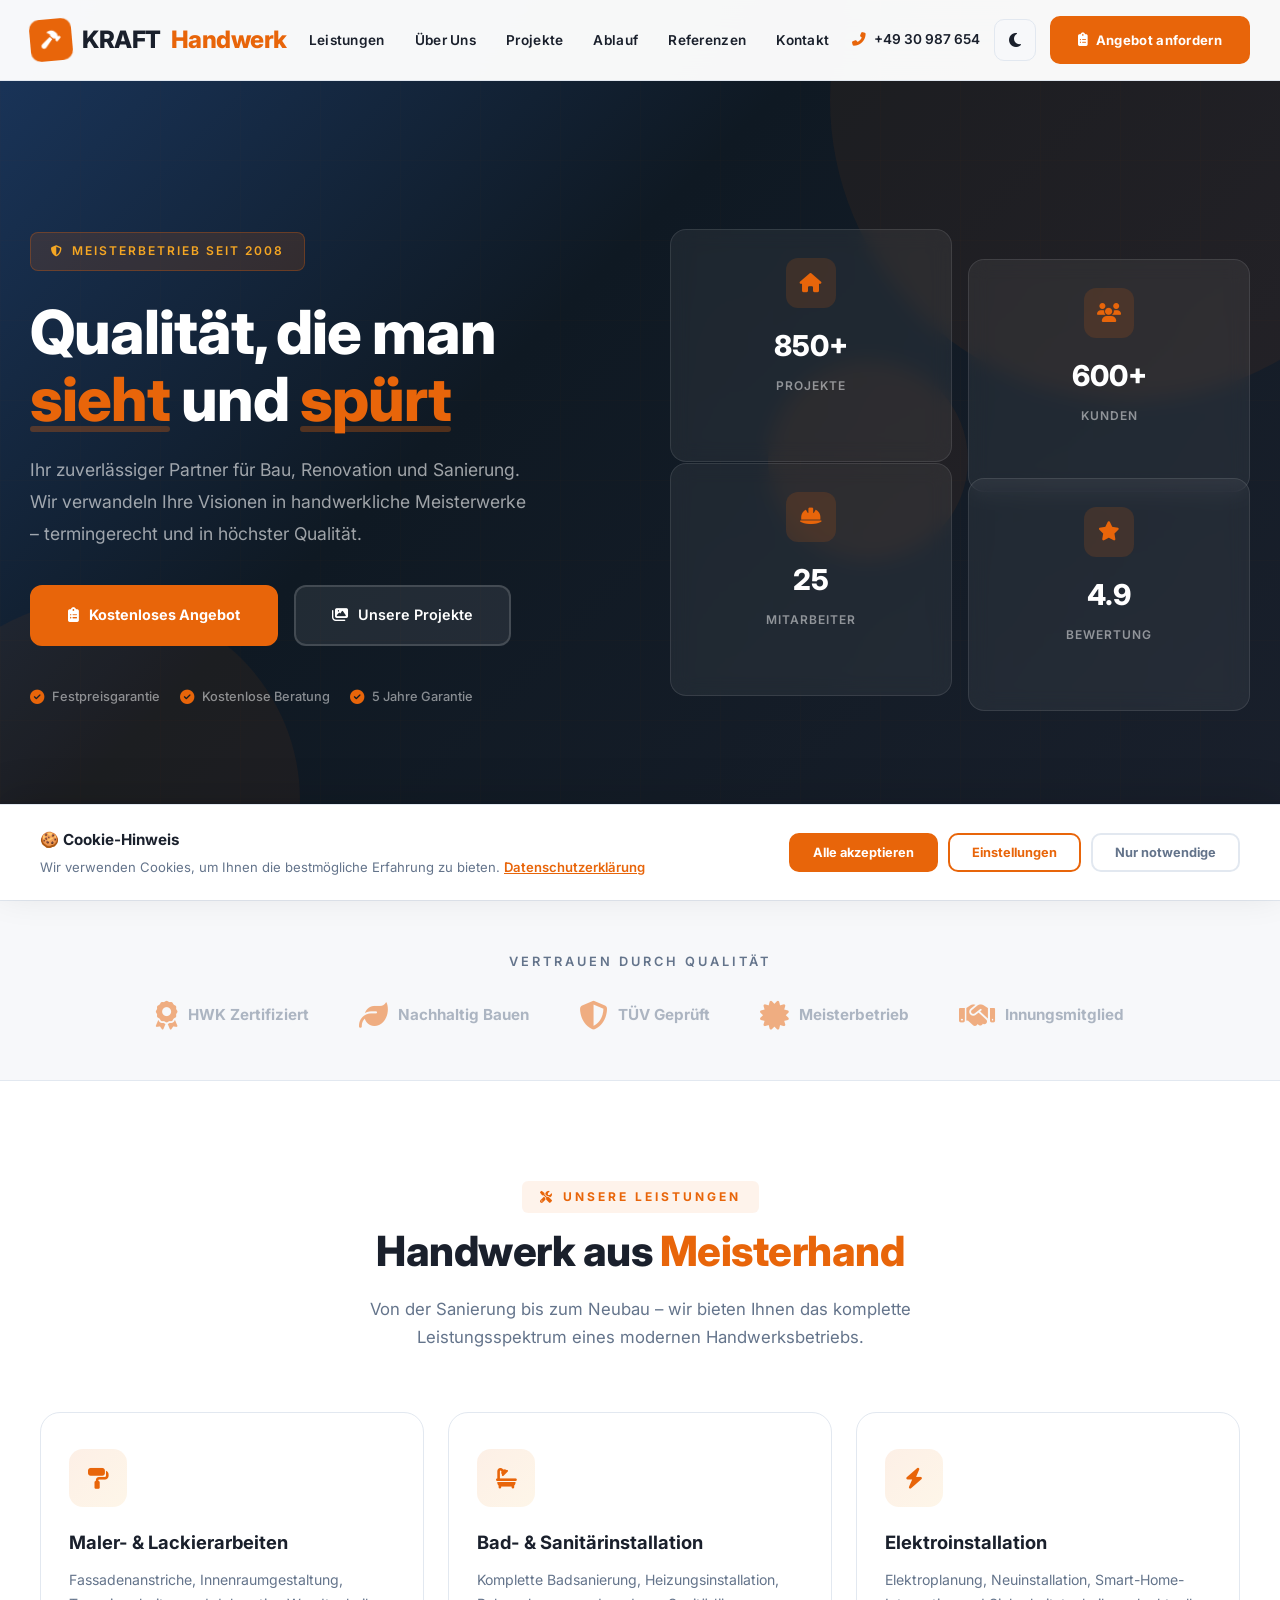
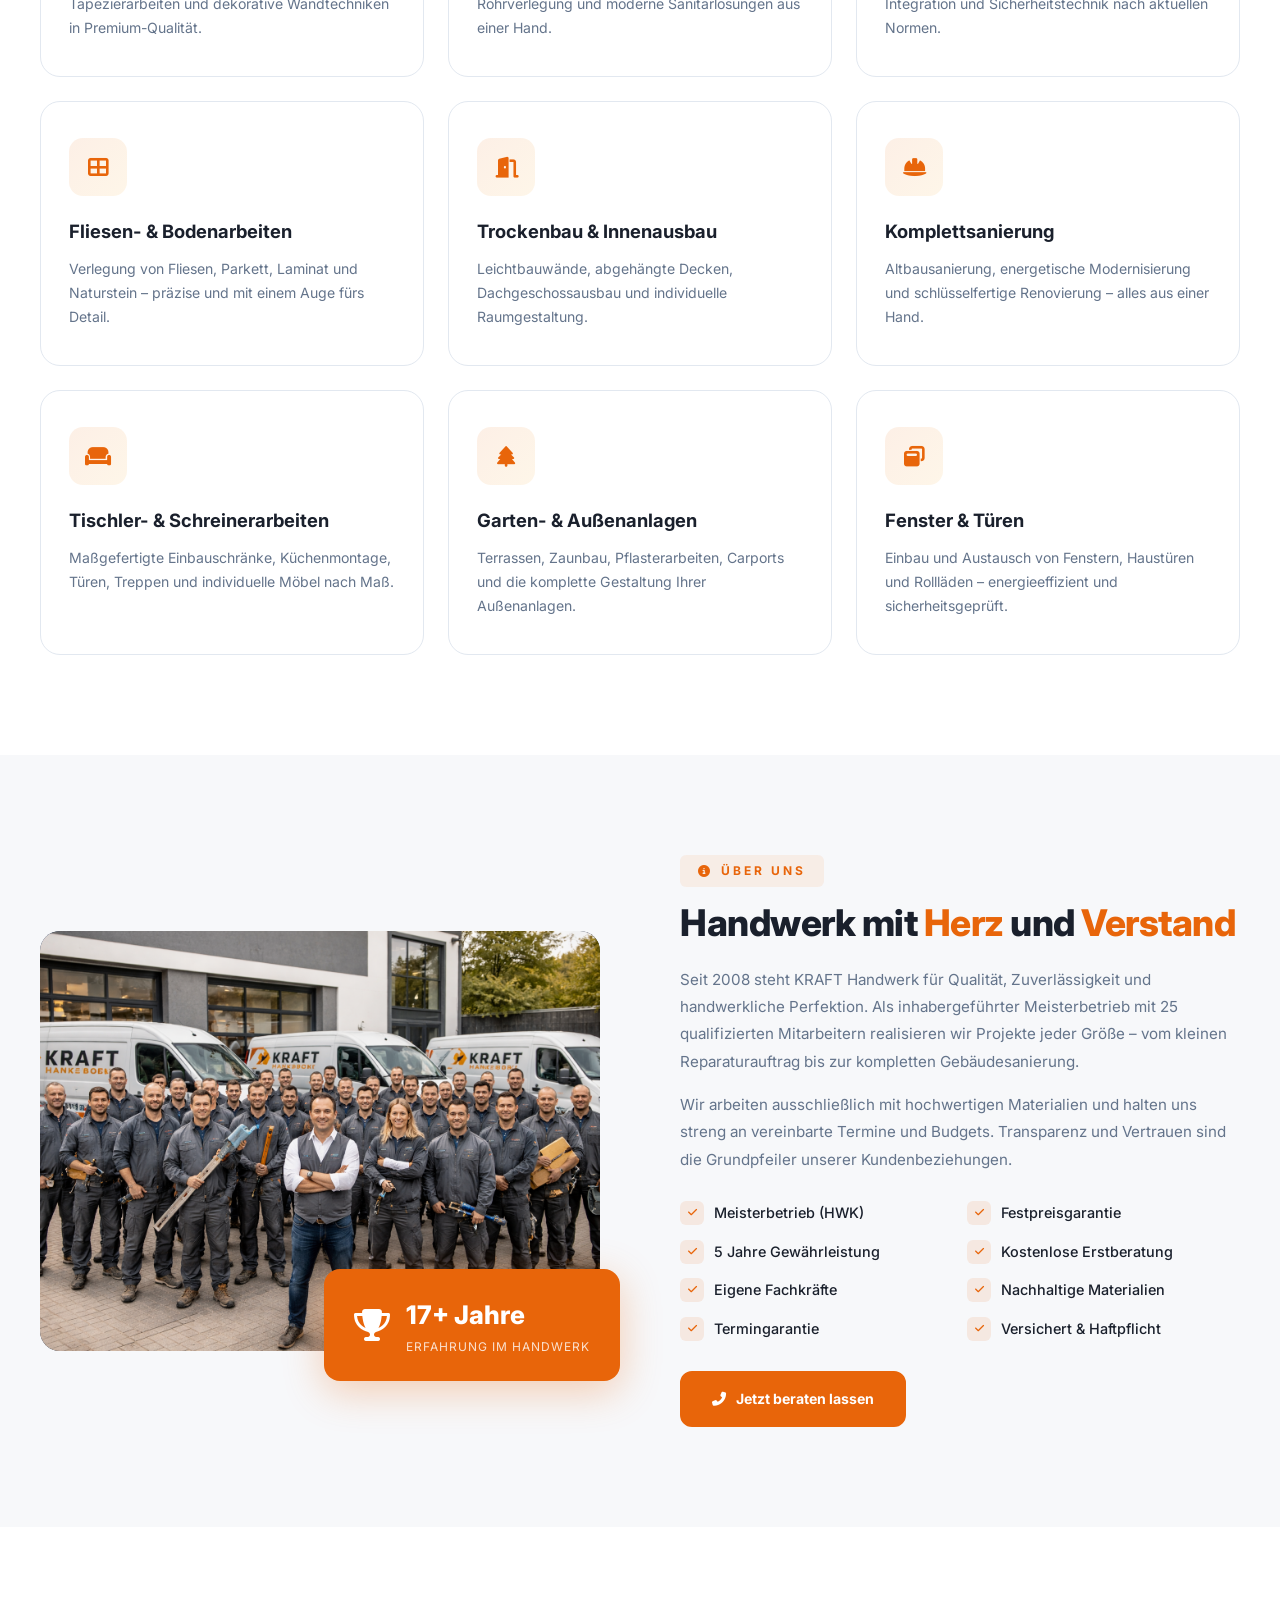
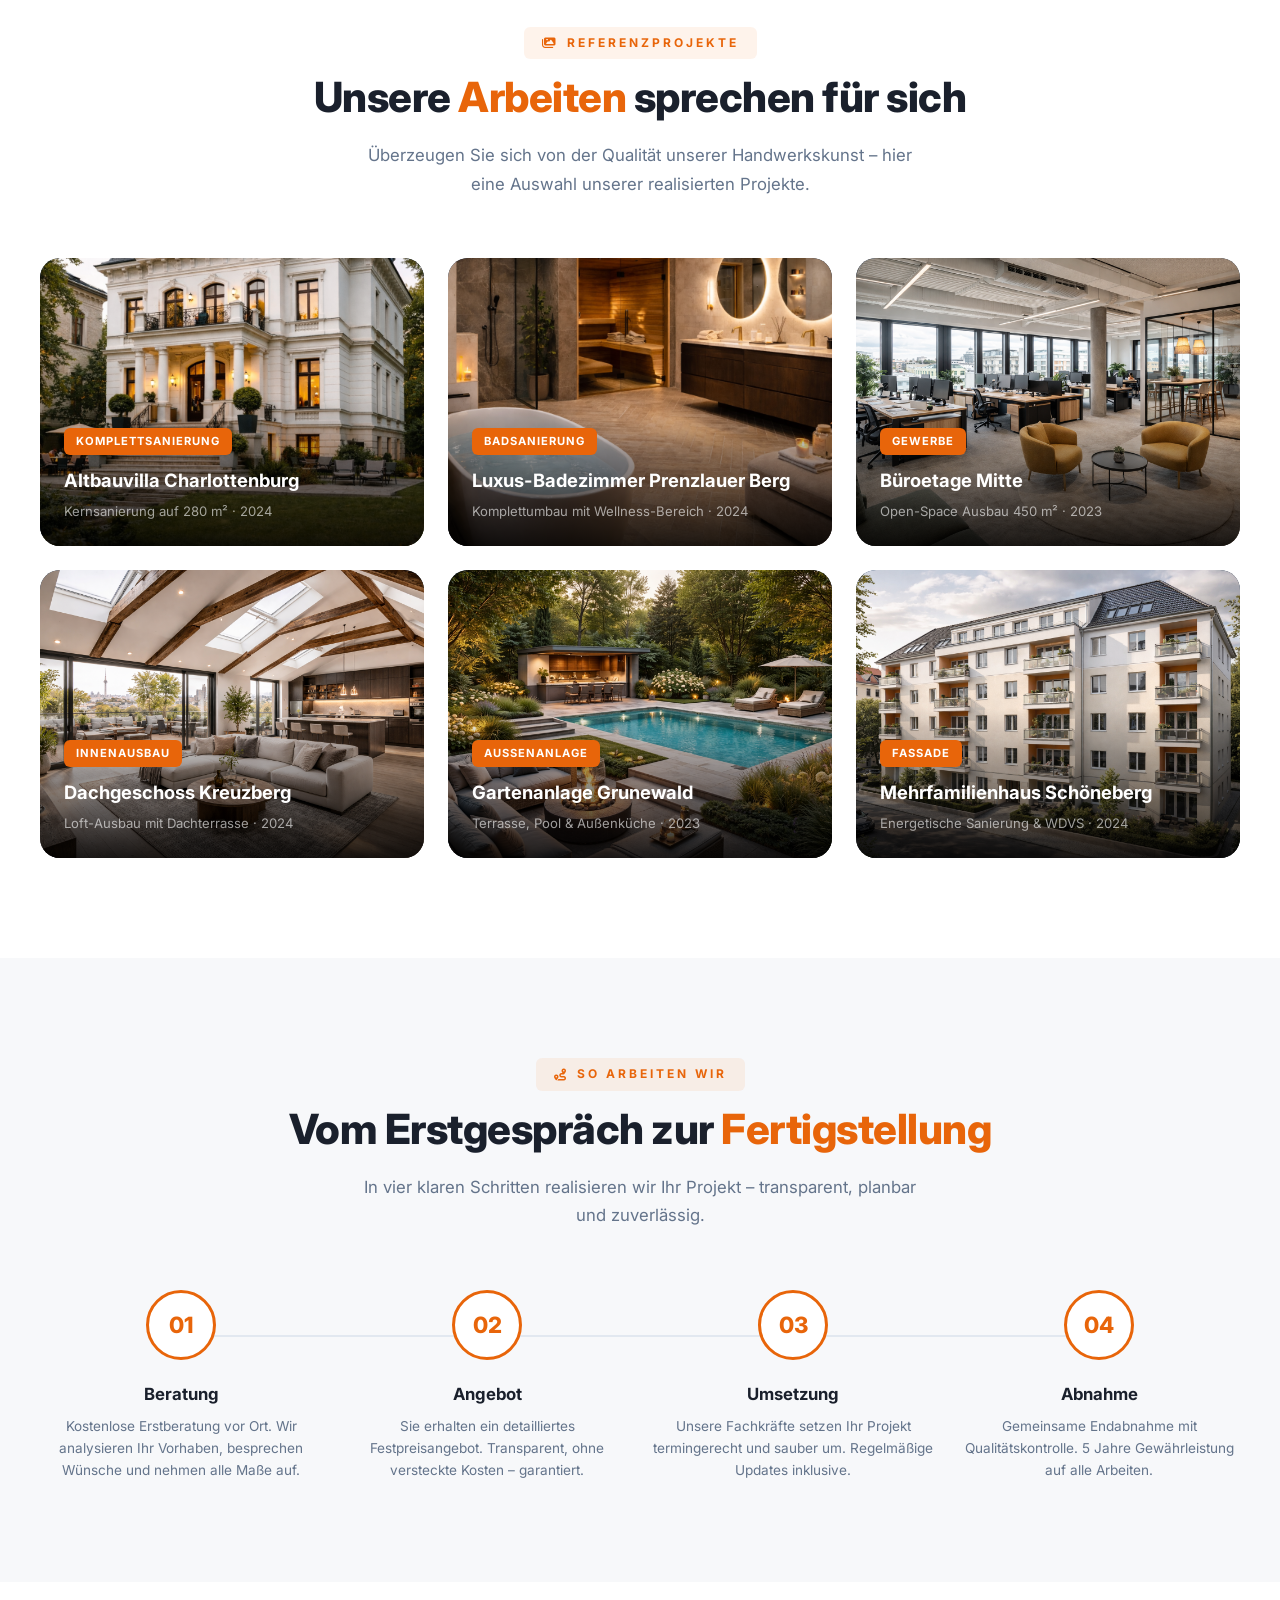
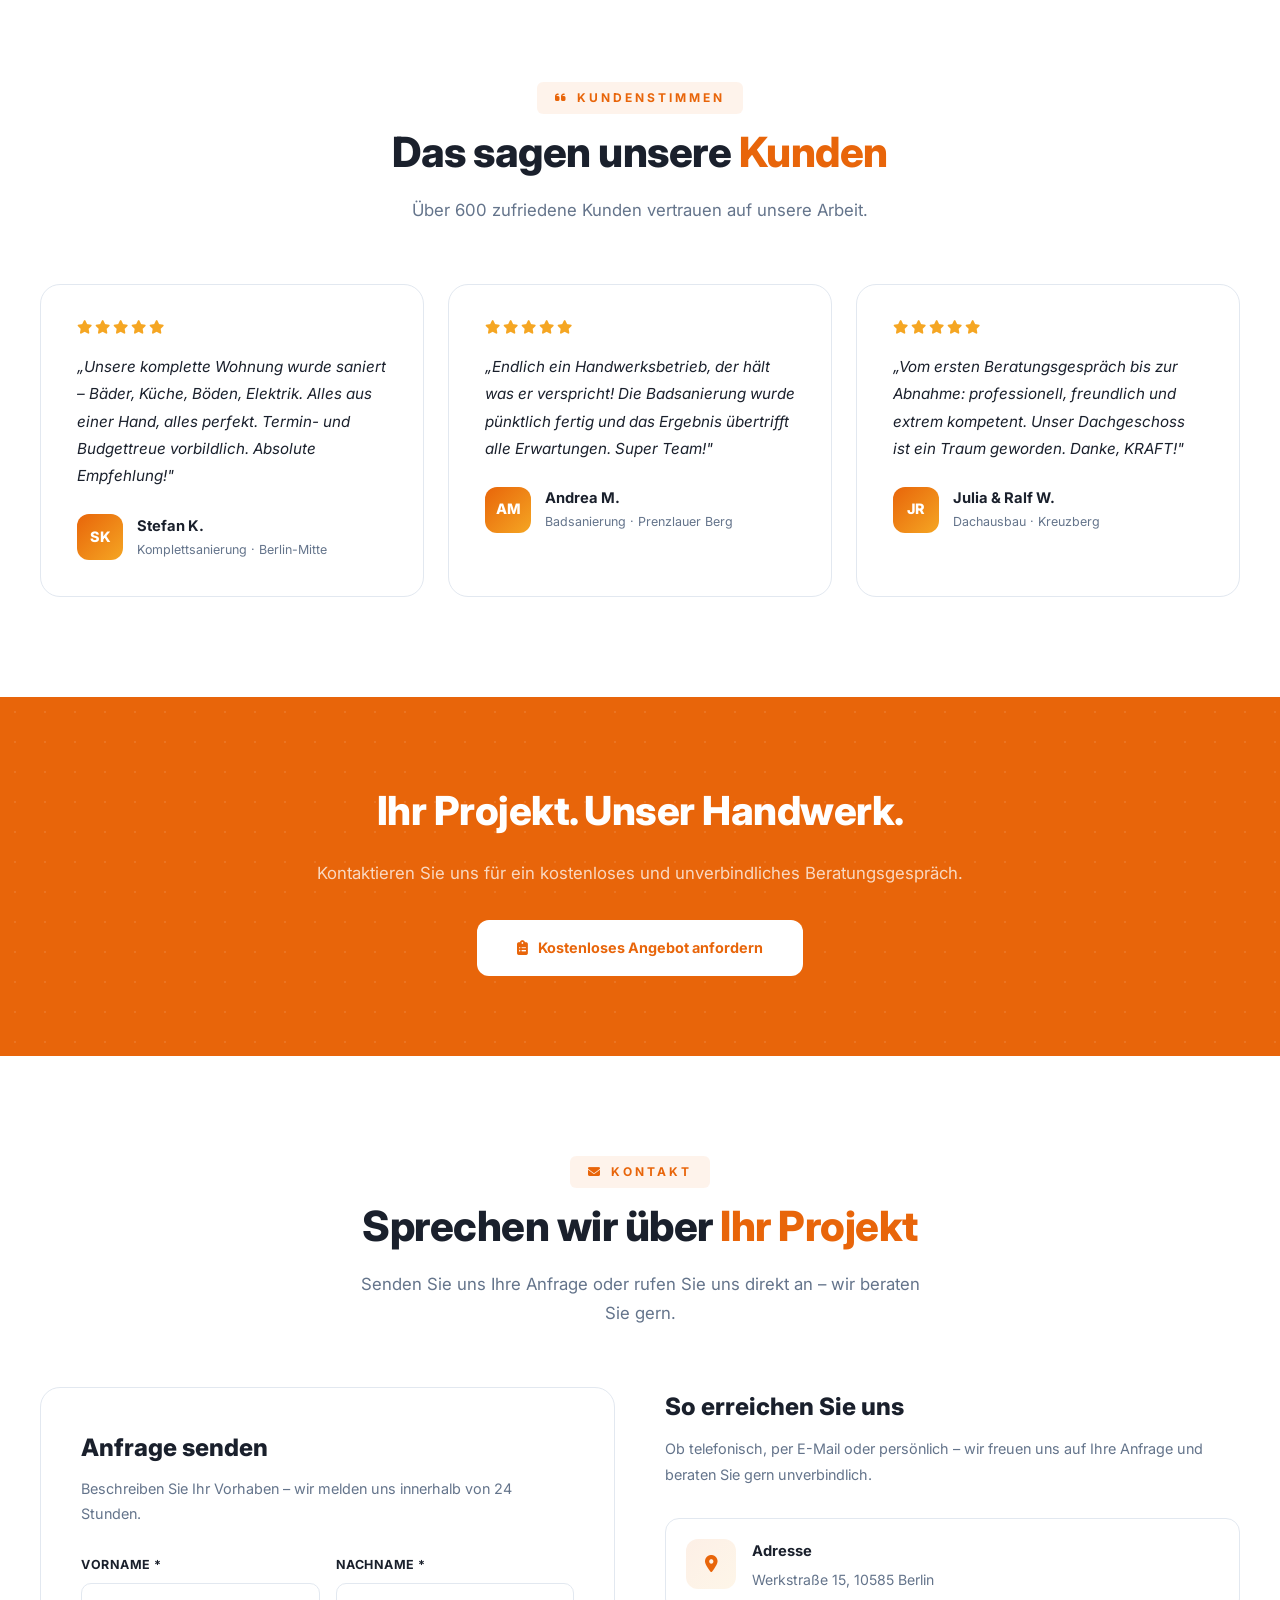
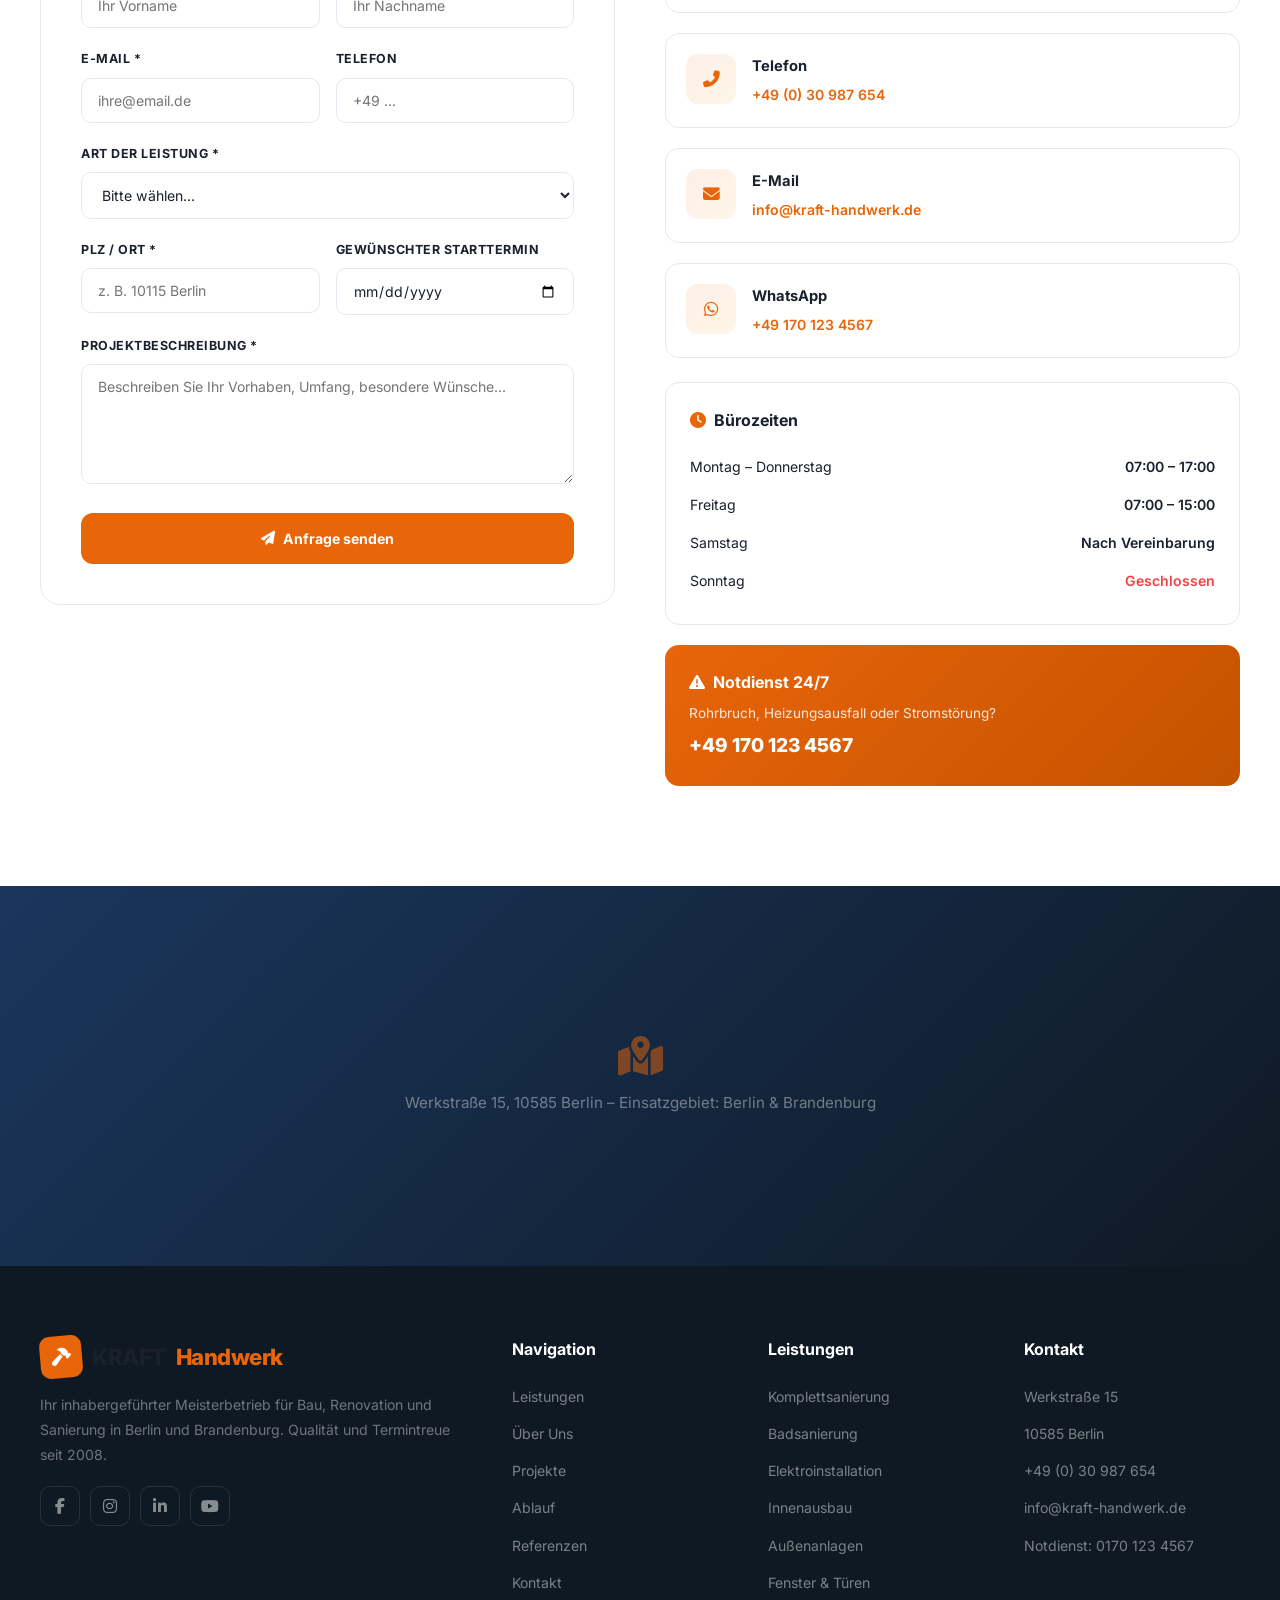
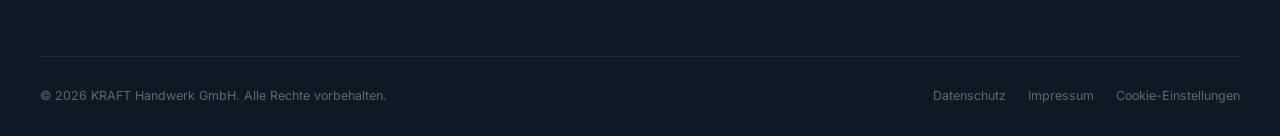
<file: Demos/Handwerker.html>
<!DOCTYPE html>
<html lang="de">
<head>
    <meta charset="UTF-8">
    <meta name="viewport" content="width=device-width, initial-scale=1.0">
    <title>KRAFT Handwerk – Meisterbetrieb für Bau & Renovation</title>
    <link href="https://fonts.googleapis.com/css2?family=Playfair+Display:ital,wght@0,400;0,500;0,600;0,700;1,400;1,500&family=Inter:wght@300;400;500;600;700;800&family=DM+Serif+Display:ital@0;1&display=swap" rel="stylesheet">
    <link rel="stylesheet" href="https://cdnjs.cloudflare.com/ajax/libs/font-awesome/6.5.1/css/all.min.css">
    <style>
        :root {
            --primary: #e8650a;
            --primary-light: #ff8533;
            --primary-dark: #c45200;
            --accent: #f5a623;
            --blue: #1a365d;
            --blue-light: #2d4a7a;
            --bg: #ffffff;
            --bg-alt: #f7f8fa;
            --bg-dark: #0f1923;
            --text: #1a202c;
            --text-light: #64748b;
            --text-inverse: #f1f5f9;
            --card-bg: #ffffff;
            --card-shadow: rgba(0,0,0,0.06);
            --border: #e2e8f0;
            --nav-bg: rgba(255,255,255,0.97);
            --hero-overlay: linear-gradient(135deg, rgba(26,54,93,0.92) 0%, rgba(15,25,35,0.85) 100%);
            --footer-bg: #0f1923;
            --footer-text: #94a3b8;
            --transition: 0.3s ease;
            --radius: 12px;
            --radius-lg: 20px;
        }

        [data-theme="dark"] {
            --bg: #0f1923;
            --bg-alt: #162231;
            --text: #e2e8f0;
            --text-light: #94a3b8;
            --card-bg: #1a2d42;
            --card-shadow: rgba(0,0,0,0.25);
            --border: #2d3f54;
            --nav-bg: rgba(15,25,35,0.97);
            --hero-overlay: linear-gradient(135deg, rgba(15,25,35,0.95) 0%, rgba(10,15,25,0.9) 100%);
            --footer-bg: #0a1018;
        }

        * { margin: 0; padding: 0; box-sizing: border-box; }
        html { scroll-behavior: smooth; scroll-padding-top: 80px; }

        body {
            font-family: 'Inter', sans-serif;
            background: var(--bg);
            color: var(--text);
            transition: background var(--transition), color var(--transition);
            overflow-x: hidden;
            line-height: 1.7;
        }

        ::-webkit-scrollbar { width: 8px; }
        ::-webkit-scrollbar-track { background: var(--bg-alt); }
        ::-webkit-scrollbar-thumb { background: var(--primary); border-radius: 4px; }

        /* ========== NAVBAR ========== */
        .navbar {
            position: fixed; top: 0; left: 0; width: 100%; z-index: 1000;
            background: var(--nav-bg);
            backdrop-filter: blur(20px);
            border-bottom: 1px solid var(--border);
            transition: all var(--transition);
        }
        .navbar.scrolled { box-shadow: 0 4px 30px rgba(0,0,0,0.08); }
        .nav-container {
            max-width: 1300px; margin: 0 auto;
            display: flex; align-items: center; justify-content: space-between;
            padding: 0 30px; height: 80px;
        }
        .nav-logo {
            font-family: 'Inter', sans-serif;
            font-size: 1.5rem; font-weight: 800; color: var(--text);
            text-decoration: none; letter-spacing: -0.5px;
            display: flex; align-items: center; gap: 10px;
        }
        .nav-logo-icon {
            width: 42px; height: 42px; background: var(--primary);
            border-radius: 10px; display: flex; align-items: center;
            justify-content: center; color: #fff; font-size: 1.1rem;
            transform: rotate(-5deg);
        }
        .nav-logo span { color: var(--primary); }
        .nav-links { display: flex; align-items: center; gap: 30px; list-style: none; }
        .nav-links a {
            text-decoration: none; color: var(--text); font-size: 0.85rem;
            font-weight: 600; letter-spacing: 0.3px;
            position: relative; transition: color var(--transition);
        }
        .nav-links a::after {
            content: ''; position: absolute; bottom: -6px; left: 0;
            width: 0; height: 2.5px; background: var(--primary);
            border-radius: 2px; transition: width var(--transition);
        }
        .nav-links a:hover { color: var(--primary); }
        .nav-links a:hover::after { width: 100%; }

        .nav-actions { display: flex; align-items: center; gap: 14px; }
        .theme-toggle {
            background: var(--bg-alt); border: 1px solid var(--border);
            color: var(--text); width: 42px; height: 42px;
            border-radius: 10px; cursor: pointer; font-size: 1rem;
            display: flex; align-items: center; justify-content: center;
            transition: all var(--transition);
        }
        .theme-toggle:hover { border-color: var(--primary); color: var(--primary); }

        .nav-phone {
            display: flex; align-items: center; gap: 8px;
            text-decoration: none; color: var(--text);
            font-weight: 600; font-size: 0.85rem;
        }
        .nav-phone i { color: var(--primary); }
        .nav-phone:hover { color: var(--primary); }

        .nav-cta {
            background: var(--primary); color: #fff;
            padding: 11px 26px; border-radius: 10px;
            text-decoration: none; font-size: 0.82rem;
            font-weight: 700; letter-spacing: 0.3px;
            transition: all var(--transition); border: 2px solid var(--primary);
            display: flex; align-items: center; gap: 8px;
        }
        .nav-cta:hover { background: var(--primary-dark); border-color: var(--primary-dark); transform: translateY(-1px); }

        .hamburger {
            display: none; flex-direction: column; gap: 5px;
            background: none; border: none; cursor: pointer; padding: 5px;
        }
        .hamburger span {
            width: 26px; height: 2.5px; background: var(--text);
            border-radius: 2px; transition: all var(--transition); display: block;
        }
        .hamburger.active span:nth-child(1) { transform: rotate(45deg) translate(5px, 5px); }
        .hamburger.active span:nth-child(2) { opacity: 0; }
        .hamburger.active span:nth-child(3) { transform: rotate(-45deg) translate(5px, -5px); }

        .mobile-menu {
            display: none; position: fixed; top: 80px; left: 0;
            width: 100%; background: var(--nav-bg);
            backdrop-filter: blur(20px); border-bottom: 1px solid var(--border);
            padding: 24px 30px; z-index: 999;
            flex-direction: column; gap: 0;
            transform: translateY(-110%); opacity: 0;
            transition: all 0.4s ease;
        }
        .mobile-menu.active { transform: translateY(0); opacity: 1; }
        .mobile-menu a {
            text-decoration: none; color: var(--text); font-size: 0.95rem;
            font-weight: 600; padding: 14px 0;
            border-bottom: 1px solid var(--border);
            display: block; transition: color var(--transition);
        }
        .mobile-menu a:last-child { border-bottom: none; }
        .mobile-menu a:hover { color: var(--primary); }

        /* ========== HERO ========== */
        .hero {
            position: relative; min-height: 100vh;
            display: flex; align-items: center;
            overflow: hidden;
        }
        .hero-bg {
            position: absolute; top: 0; left: 0; width: 100%; height: 100%;
            background:
                linear-gradient(135deg, #1a365d 0%, #0f1923 40%, #1a202c 100%);
        }
        .hero-grid-pattern {
            position: absolute; top: 0; left: 0; width: 100%; height: 100%;
            opacity: 0.05;
            background-image:
                linear-gradient(rgba(232,101,10,0.3) 1px, transparent 1px),
                linear-gradient(90deg, rgba(232,101,10,0.3) 1px, transparent 1px);
            background-size: 80px 80px;
        }
        .hero-shapes {
            position: absolute; top: 0; left: 0; width: 100%; height: 100%;
            overflow: hidden;
        }
        .hero-shape {
            position: absolute; border-radius: 50%; opacity: 0.06;
            background: var(--primary);
        }
        .hero-shape:nth-child(1) { width: 600px; height: 600px; top: -200px; right: -150px; }
        .hero-shape:nth-child(2) { width: 400px; height: 400px; bottom: -100px; left: -100px; }
        .hero-shape:nth-child(3) { width: 200px; height: 200px; top: 40%; left: 60%; }

        .hero-container {
            position: relative; z-index: 2;
            max-width: 1300px; margin: 0 auto;
            padding: 140px 30px 100px;
            display: grid; grid-template-columns: 1fr 1fr;
            gap: 60px; align-items: center;
        }
        .hero-content {}
        .hero-badge {
            display: inline-flex; align-items: center; gap: 8px;
            padding: 8px 20px;
            background: rgba(232,101,10,0.15);
            border: 1px solid rgba(232,101,10,0.3);
            color: var(--accent); font-size: 0.75rem;
            letter-spacing: 2px; text-transform: uppercase;
            margin-bottom: 28px; border-radius: 8px;
            font-weight: 600;
            animation: fadeInDown 0.8s ease 0.2s both;
        }
        .hero-badge i { font-size: 0.7rem; }
        .hero h1 {
            font-family: 'Inter', sans-serif;
            font-size: 3.8rem; font-weight: 800;
            color: #fff; line-height: 1.1;
            margin-bottom: 22px; letter-spacing: -1px;
            animation: fadeInUp 0.8s ease 0.4s both;
        }
        .hero h1 em {
            font-style: normal; color: var(--primary);
            display: inline; position: relative;
        }
        .hero h1 em::after {
            content: ''; position: absolute; bottom: 4px; left: 0;
            width: 100%; height: 6px; background: rgba(232,101,10,0.3);
            border-radius: 3px;
        }
        .hero p {
            font-size: 1.1rem; color: rgba(255,255,255,0.6);
            max-width: 500px; margin-bottom: 36px;
            font-weight: 400; line-height: 1.8;
            animation: fadeInUp 0.8s ease 0.6s both;
        }
        .hero-buttons {
            display: flex; gap: 16px; flex-wrap: wrap;
            animation: fadeInUp 0.8s ease 0.8s both;
        }
        .btn-hero-primary {
            background: var(--primary); color: #fff;
            padding: 16px 36px; border-radius: 12px;
            text-decoration: none; font-size: 0.9rem;
            font-weight: 700; border: 2px solid var(--primary);
            transition: all var(--transition); display: inline-flex;
            align-items: center; gap: 10px;
        }
        .btn-hero-primary:hover { background: var(--primary-dark); border-color: var(--primary-dark); transform: translateY(-2px); box-shadow: 0 8px 30px rgba(232,101,10,0.3); }
        .btn-hero-secondary {
            background: rgba(255,255,255,0.08); color: #fff;
            padding: 16px 36px; border-radius: 12px;
            text-decoration: none; font-size: 0.9rem;
            font-weight: 600; border: 2px solid rgba(255,255,255,0.15);
            transition: all var(--transition);
            display: inline-flex; align-items: center; gap: 10px;
        }
        .btn-hero-secondary:hover { border-color: rgba(255,255,255,0.4); background: rgba(255,255,255,0.12); transform: translateY(-2px); }

        .hero-trust {
            display: flex; align-items: center; gap: 20px;
            margin-top: 40px;
            animation: fadeInUp 0.8s ease 1s both;
        }
        .hero-trust-item {
            display: flex; align-items: center; gap: 8px;
            color: rgba(255,255,255,0.5); font-size: 0.8rem; font-weight: 500;
        }
        .hero-trust-item i { color: var(--primary); font-size: 0.9rem; }

        .hero-visual {
            position: relative;
            animation: fadeInRight 1s ease 0.5s both;
        }
        .hero-card-grid {
            display: grid; grid-template-columns: 1fr 1fr; gap: 16px;
        }
        .hero-stat-card {
            background: rgba(255,255,255,0.06);
            border: 1px solid rgba(255,255,255,0.1);
            backdrop-filter: blur(10px);
            border-radius: 16px; padding: 28px 22px;
            text-align: center; transition: all var(--transition);
        }
        .hero-stat-card:hover { background: rgba(255,255,255,0.1); transform: translateY(-4px); }
        .hero-stat-card:nth-child(2) { transform: translateY(30px); }
        .hero-stat-card:nth-child(3) { transform: translateY(-15px); }
        .hero-stat-card:nth-child(2):hover { transform: translateY(26px); }
        .hero-stat-card:nth-child(3):hover { transform: translateY(-19px); }
        .hero-stat-icon {
            width: 50px; height: 50px; border-radius: 12px;
            background: rgba(232,101,10,0.15);
            display: flex; align-items: center; justify-content: center;
            margin: 0 auto 14px; font-size: 1.2rem; color: var(--primary);
        }
        .hero-stat-card h3 {
            font-size: 1.8rem; font-weight: 800; color: #fff;
            margin-bottom: 4px;
        }
        .hero-stat-card p {
            font-size: 0.75rem; color: rgba(255,255,255,0.5);
            text-transform: uppercase; letter-spacing: 1px; font-weight: 600;
        }

        /* ========== SERVICES ========== */
        .section { padding: 100px 30px; }
        .section-alt { background: var(--bg-alt); }
        .container { max-width: 1200px; margin: 0 auto; }
        .section-header { text-align: center; margin-bottom: 60px; }
        .section-label {
            display: inline-flex; align-items: center; gap: 8px;
            color: var(--primary); font-size: 0.75rem; font-weight: 700;
            letter-spacing: 3px; text-transform: uppercase;
            margin-bottom: 14px; background: rgba(232,101,10,0.08);
            padding: 6px 18px; border-radius: 6px;
        }
        .section-title {
            font-family: 'Inter', sans-serif;
            font-size: 2.6rem; font-weight: 800;
            line-height: 1.2; margin-bottom: 18px;
            letter-spacing: -0.5px;
        }
        .section-title em {
            font-style: normal; color: var(--primary);
        }
        .section-desc {
            color: var(--text-light); font-size: 1.05rem;
            max-width: 580px; margin: 0 auto; font-weight: 400;
        }

        .services-grid {
            display: grid; grid-template-columns: repeat(3, 1fr);
            gap: 24px;
        }
        .service-card {
            background: var(--card-bg);
            border: 1px solid var(--border);
            border-radius: var(--radius-lg);
            padding: 36px 28px;
            transition: all var(--transition);
            position: relative; overflow: hidden;
        }
        .service-card::before {
            content: ''; position: absolute; top: 0; left: 0;
            width: 4px; height: 0;
            background: var(--primary);
            transition: height 0.4s ease;
            border-radius: 0 2px 2px 0;
        }
        .service-card:hover { transform: translateY(-6px); box-shadow: 0 16px 48px var(--card-shadow); }
        .service-card:hover::before { height: 100%; }
        .service-icon {
            width: 58px; height: 58px; margin-bottom: 20px;
            background: linear-gradient(135deg, rgba(232,101,10,0.1), rgba(245,166,35,0.1));
            border-radius: 14px; display: flex;
            align-items: center; justify-content: center;
            font-size: 1.3rem; color: var(--primary);
            transition: all var(--transition);
        }
        .service-card:hover .service-icon {
            background: var(--primary); color: #fff;
        }
        .service-card h3 {
            font-size: 1.15rem; font-weight: 700;
            margin-bottom: 10px;
        }
        .service-card p {
            color: var(--text-light); font-size: 0.88rem;
            line-height: 1.7;
        }

        /* ========== ABOUT ========== */
        .about-grid {
            display: grid; grid-template-columns: 1fr 1fr;
            gap: 80px; align-items: center;
        }
        .about-visual { position: relative; }
        .about-main-box {
            background: linear-gradient(135deg, var(--blue), var(--bg-dark));
            border-radius: var(--radius-lg); padding: 60px;
            display: flex; align-items: center; justify-content: center;
            flex-direction: column; gap: 16px;
            aspect-ratio: 4/3; position: relative;
            overflow: hidden;
        }
        .about-main-box::before {
            content: ''; position: absolute; top: 0; left: 0;
            width: 100%; height: 100%; opacity: 0.05;
            background-image:
                linear-gradient(var(--primary) 1px, transparent 1px),
                linear-gradient(90deg, var(--primary) 1px, transparent 1px);
            background-size: 40px 40px;
        }
        .about-main-box i { font-size: 5rem; color: var(--primary); opacity: 0.5; position: relative; }
        .about-main-box span { color: rgba(255,255,255,0.4); font-size: 1rem; font-weight: 500; position: relative; }

        .about-float-card {
            position: absolute; bottom: -30px; right: -20px;
            background: var(--primary); color: #fff;
            padding: 24px 30px; border-radius: 16px;
            box-shadow: 0 10px 40px rgba(232,101,10,0.3);
            display: flex; align-items: center; gap: 16px;
        }
        .about-float-card i { font-size: 2rem; }
        .about-float-card div h4 { font-size: 1.6rem; font-weight: 800; }
        .about-float-card div p { font-size: 0.75rem; text-transform: uppercase; letter-spacing: 1px; opacity: 0.8; }

        .about-content { }
        .about-content .section-label { display: inline-flex; }
        .about-content h2 {
            font-size: 2.3rem; font-weight: 800; line-height: 1.2;
            margin-bottom: 20px; letter-spacing: -0.5px;
        }
        .about-content h2 em { font-style: normal; color: var(--primary); }
        .about-content > p {
            color: var(--text-light); font-size: 0.95rem;
            margin-bottom: 16px; line-height: 1.8;
        }
        .about-checklist {
            display: grid; grid-template-columns: 1fr 1fr;
            gap: 14px; margin-top: 28px;
        }
        .about-check {
            display: flex; align-items: center; gap: 10px;
            font-size: 0.9rem; font-weight: 500;
        }
        .about-check i {
            width: 24px; height: 24px; border-radius: 6px;
            background: rgba(232,101,10,0.1); color: var(--primary);
            display: flex; align-items: center; justify-content: center;
            font-size: 0.65rem; flex-shrink: 0;
        }
        .about-cta {
            display: inline-flex; align-items: center; gap: 10px;
            margin-top: 30px; background: var(--primary); color: #fff;
            padding: 14px 30px; border-radius: 12px;
            text-decoration: none; font-weight: 700; font-size: 0.88rem;
            transition: all var(--transition); border: 2px solid var(--primary);
        }
        .about-cta:hover { background: transparent; color: var(--primary); }

        /* ========== PROJECTS ========== */
        .projects-grid {
            display: grid; grid-template-columns: repeat(3, 1fr);
            gap: 24px;
        }
        .project-card {
            border-radius: var(--radius-lg); overflow: hidden;
            background: linear-gradient(135deg, var(--blue), var(--bg-dark));
            position: relative; aspect-ratio: 4/3;
            cursor: pointer; display: flex; align-items: flex-end;
        }
        .project-card-inner {
            position: absolute; top: 0; left: 0; width: 100%; height: 100%;
            display: flex; align-items: center; justify-content: center;
        }
        .project-card-inner i { font-size: 3rem; color: var(--primary); opacity: 0.3; }
        .project-overlay {
            position: relative; z-index: 2;
            background: linear-gradient(transparent, rgba(0,0,0,0.85));
            width: 100%; padding: 30px 24px 24px;
        }
        .project-tag {
            display: inline-block; background: var(--primary);
            color: #fff; padding: 4px 12px; border-radius: 6px;
            font-size: 0.7rem; font-weight: 700; letter-spacing: 1px;
            text-transform: uppercase; margin-bottom: 10px;
        }
        .project-overlay h3 { color: #fff; font-size: 1.15rem; font-weight: 700; margin-bottom: 4px; }
        .project-overlay p { color: rgba(255,255,255,0.6); font-size: 0.82rem; }
        .project-card:hover { transform: translateY(-4px); transition: all var(--transition); }

        .project-image {
    position: relative;
    overflow: hidden;
    height: 100%;
    width: 100%;        
    border-radius: inherit;
    
}

.project-preview {
    width: 100%;
    height: 100%;
    object-fit: cover;
}

        /* ========== PROCESS ========== */
        .process-grid {
            display: grid; grid-template-columns: repeat(4, 1fr);
            gap: 24px; position: relative;
        }
        .process-line {
            position: absolute; top: 45px; left: 12.5%; right: 12.5%;
            height: 2px; background: var(--border);
            z-index: 0;
        }
        .process-step {
            text-align: center; position: relative; z-index: 1;
        }
        .process-number {
            width: 70px; height: 70px; border-radius: 50%;
            background: var(--card-bg); border: 3px solid var(--primary);
            display: flex; align-items: center; justify-content: center;
            margin: 0 auto 20px; font-size: 1.4rem; font-weight: 800;
            color: var(--primary); transition: all var(--transition);
        }
        .process-step:hover .process-number {
            background: var(--primary); color: #fff; transform: scale(1.1);
        }
        .process-step h3 { font-size: 1.05rem; font-weight: 700; margin-bottom: 8px; }
        .process-step p { color: var(--text-light); font-size: 0.85rem; line-height: 1.6; }

        /* ========== TESTIMONIALS ========== */
        .testimonials-grid {
            display: grid; grid-template-columns: repeat(3, 1fr);
            gap: 24px;
        }
        .testimonial-card {
            background: var(--card-bg); border: 1px solid var(--border);
            border-radius: var(--radius-lg); padding: 36px;
            transition: all var(--transition);
        }
        .testimonial-card:hover { transform: translateY(-4px); box-shadow: 0 16px 48px var(--card-shadow); }
        .testimonial-rating { display: flex; gap: 3px; margin-bottom: 18px; }
        .testimonial-rating i { color: var(--accent); font-size: 0.85rem; }
        .testimonial-text {
            font-size: 0.95rem; line-height: 1.8;
            margin-bottom: 24px; color: var(--text);
            font-style: italic;
        }
        .testimonial-author { display: flex; align-items: center; gap: 14px; }
        .testimonial-avatar {
            width: 46px; height: 46px; border-radius: 12px;
            background: linear-gradient(135deg, var(--primary), var(--accent));
            display: flex; align-items: center; justify-content: center;
            color: #fff; font-weight: 800; font-size: 0.9rem;
        }
        .testimonial-author h4 { font-size: 0.92rem; font-weight: 700; }
        .testimonial-author p { font-size: 0.78rem; color: var(--text-light); }

        /* ========== PARTNERS / TRUST ========== */
        .trust-bar {
            background: var(--bg-alt); border-top: 1px solid var(--border);
            border-bottom: 1px solid var(--border);
            padding: 50px 30px; text-align: center;
        }
        .trust-bar p { color: var(--text-light); font-size: 0.8rem; text-transform: uppercase; letter-spacing: 3px; font-weight: 600; margin-bottom: 28px; }
        .trust-logos {
            display: flex; justify-content: center; align-items: center;
            gap: 50px; flex-wrap: wrap;
        }
        .trust-logo {
            display: flex; align-items: center; gap: 10px;
            color: var(--text-light); font-size: 0.95rem; font-weight: 700;
            opacity: 0.5; transition: opacity var(--transition);
        }
        .trust-logo:hover { opacity: 1; }
        .trust-logo i { font-size: 1.8rem; color: var(--primary); }

        /* ========== CTA BANNER ========== */
        .cta-banner {
            background: var(--primary); padding: 80px 30px;
            text-align: center; position: relative; overflow: hidden;
        }
        .cta-banner::before {
            content: ''; position: absolute; top: 0; left: 0;
            width: 100%; height: 100%; opacity: 0.1;
            background-image: radial-gradient(circle, #fff 1px, transparent 1px);
            background-size: 30px 30px;
        }
        .cta-banner h2 {
            font-size: 2.5rem; font-weight: 800; color: #fff;
            margin-bottom: 14px; position: relative; letter-spacing: -0.5px;
        }
        .cta-banner p {
            color: rgba(255,255,255,0.75); font-size: 1.05rem;
            margin-bottom: 32px; position: relative;
        }
        .cta-banner-btn {
            display: inline-flex; align-items: center; gap: 10px;
            background: #fff; color: var(--primary);
            padding: 16px 40px; border-radius: 12px;
            text-decoration: none; font-size: 0.9rem;
            font-weight: 700; position: relative;
            transition: all var(--transition);
        }
        .cta-banner-btn:hover { transform: translateY(-2px); box-shadow: 0 10px 30px rgba(0,0,0,0.15); }

        /* ========== CONTACT ========== */
        .contact-grid {
            display: grid; grid-template-columns: 1fr 1fr;
            gap: 50px; align-items: start;
        }
        .contact-form {
            background: var(--card-bg); border: 1px solid var(--border);
            border-radius: var(--radius-lg); padding: 40px;
        }
        .contact-form h3 {
            font-size: 1.5rem; font-weight: 800; margin-bottom: 8px;
        }
        .contact-form > p {
            color: var(--text-light); font-size: 0.9rem; margin-bottom: 28px;
        }
        .form-group { margin-bottom: 20px; }
        .form-group label {
            display: block; font-size: 0.78rem; font-weight: 700;
            letter-spacing: 0.5px; text-transform: uppercase;
            margin-bottom: 8px; color: var(--text);
        }
        .form-group input, .form-group select, .form-group textarea {
            width: 100%; padding: 13px 16px;
            background: var(--bg); border: 1.5px solid var(--border);
            border-radius: 10px; font-family: 'Inter', sans-serif;
            font-size: 0.88rem; color: var(--text);
            transition: border-color var(--transition);
        }
        .form-group input:focus, .form-group select:focus, .form-group textarea:focus {
            outline: none; border-color: var(--primary);
        }
        .form-group textarea { resize: vertical; min-height: 120px; }
        .form-row { display: grid; grid-template-columns: 1fr 1fr; gap: 16px; }
        .form-submit {
            width: 100%; padding: 15px; background: var(--primary);
            color: #fff; border: 2px solid var(--primary); border-radius: 12px;
            font-family: 'Inter', sans-serif; font-size: 0.88rem;
            font-weight: 700; cursor: pointer; transition: all var(--transition);
            display: flex; align-items: center; justify-content: center; gap: 8px;
        }
        .form-submit:hover { background: var(--primary-dark); border-color: var(--primary-dark); }

        .contact-info {}
        .contact-info h3 { font-size: 1.5rem; font-weight: 800; margin-bottom: 8px; }
        .contact-info > p {
            color: var(--text-light); font-size: 0.9rem; line-height: 1.8;
            margin-bottom: 30px;
        }
        .info-card {
            display: flex; gap: 16px; margin-bottom: 20px;
            padding: 20px; background: var(--card-bg);
            border: 1px solid var(--border); border-radius: 14px;
            transition: all var(--transition);
        }
        .info-card:hover { box-shadow: 0 8px 30px var(--card-shadow); }
        .info-icon {
            width: 50px; height: 50px; min-width: 50px;
            background: linear-gradient(135deg, rgba(232,101,10,0.1), rgba(245,166,35,0.1));
            border-radius: 12px; display: flex;
            align-items: center; justify-content: center;
            color: var(--primary); font-size: 1.05rem;
        }
        .info-card h4 { font-size: 0.92rem; font-weight: 700; margin-bottom: 4px; }
        .info-card p { color: var(--text-light); font-size: 0.88rem; }
        .info-card a { color: var(--primary); text-decoration: none; font-weight: 600; }

        .hours-box {
            background: var(--card-bg); border: 1px solid var(--border);
            border-radius: 14px; padding: 24px; margin-top: 24px;
        }
        .hours-box h4 { font-size: 1rem; font-weight: 700; margin-bottom: 14px; display: flex; align-items: center; gap: 8px; }
        .hours-box h4 i { color: var(--primary); }
        .hours-list { list-style: none; }
        .hours-list li {
            display: flex; justify-content: space-between;
            padding: 7px 0; font-size: 0.88rem;
        }
        .hours-list li span:last-child { font-weight: 600; }
        .hours-list li.closed span:last-child { color: #ef4444; }

        .emergency-box {
            background: linear-gradient(135deg, var(--primary), var(--primary-dark));
            border-radius: 14px; padding: 24px; margin-top: 20px;
            color: #fff;
        }
        .emergency-box h4 { font-size: 1rem; font-weight: 700; margin-bottom: 6px; display: flex; align-items: center; gap: 8px; }
        .emergency-box p { font-size: 0.85rem; opacity: 0.85; margin-bottom: 4px; }
        .emergency-box a { color: #fff; font-weight: 800; font-size: 1.2rem; text-decoration: none; }

        /* ========== MAP ========== */
        .map-section { padding: 0; }
        .map-placeholder {
            width: 100%; height: 380px;
            background: linear-gradient(135deg, var(--blue) 0%, var(--bg-dark) 100%);
            display: flex; align-items: center; justify-content: center;
            flex-direction: column; gap: 14px;
        }
        .map-placeholder i { font-size: 2.5rem; color: var(--primary); opacity: 0.5; }
        .map-placeholder p { color: rgba(255,255,255,0.4); font-size: 0.95rem; }

        /* ========== FOOTER ========== */
        .footer {
            background: var(--footer-bg); color: var(--footer-text);
            padding: 70px 30px 30px;
        }
        .footer-grid {
            max-width: 1200px; margin: 0 auto;
            display: grid; grid-template-columns: 2fr 1fr 1fr 1fr;
            gap: 40px; margin-bottom: 50px;
        }
        .footer-brand .nav-logo { font-size: 1.4rem; display: inline-flex; margin-bottom: 14px; }
        .footer-brand p { color: rgba(255,255,255,0.4); font-size: 0.88rem; line-height: 1.8; margin-bottom: 18px; }
        .footer-socials { display: flex; gap: 10px; }
        .footer-socials a {
            width: 40px; height: 40px; border-radius: 10px;
            border: 1px solid rgba(255,255,255,0.1); color: rgba(255,255,255,0.5);
            display: flex; align-items: center; justify-content: center;
            text-decoration: none; transition: all var(--transition);
        }
        .footer-socials a:hover { border-color: var(--primary); color: var(--primary); background: rgba(232,101,10,0.1); }
        .footer-col h4 {
            font-size: 1rem; color: #fff; margin-bottom: 20px; font-weight: 700;
        }
        .footer-col ul { list-style: none; }
        .footer-col ul li { margin-bottom: 10px; }
        .footer-col ul li a {
            color: rgba(255,255,255,0.45); text-decoration: none;
            font-size: 0.88rem; transition: color var(--transition);
        }
        .footer-col ul li a:hover { color: var(--primary); }
        .footer-bottom {
            max-width: 1200px; margin: 0 auto;
            border-top: 1px solid rgba(255,255,255,0.08);
            padding-top: 28px;
            display: flex; justify-content: space-between; align-items: center;
            flex-wrap: wrap; gap: 14px;
        }
        .footer-bottom p { color: rgba(255,255,255,0.35); font-size: 0.78rem; }
        .footer-bottom-links { display: flex; gap: 22px; }
        .footer-bottom-links a {
            color: rgba(255,255,255,0.35); text-decoration: none;
            font-size: 0.78rem; transition: color var(--transition);
        }
        .footer-bottom-links a:hover { color: var(--primary); }

        /* ========== COOKIE BANNER ========== */
        .cookie-banner {
            position: fixed; bottom: 0; left: 0; width: 100%;
            background: var(--card-bg); border-top: 1px solid var(--border);
            padding: 22px 30px; z-index: 10000;
            box-shadow: 0 -10px 40px rgba(0,0,0,0.12);
            display: none; animation: slideUp 0.5s ease;
        }
        .cookie-banner.show { display: block; }
        .cookie-inner {
            max-width: 1200px; margin: 0 auto;
            display: flex; align-items: center; justify-content: space-between;
            gap: 24px; flex-wrap: wrap;
        }
        .cookie-text { flex: 1; min-width: 280px; }
        .cookie-text h4 { font-size: 0.95rem; margin-bottom: 4px; font-weight: 700; }
        .cookie-text p { font-size: 0.82rem; color: var(--text-light); line-height: 1.6; }
        .cookie-text a { color: var(--primary); text-decoration: underline; font-weight: 600; }
        .cookie-buttons { display: flex; gap: 10px; flex-wrap: wrap; }
        .cookie-btn {
            padding: 10px 22px; border-radius: 10px;
            font-family: 'Inter', sans-serif;
            font-size: 0.8rem; font-weight: 700;
            cursor: pointer; transition: all var(--transition); border: 2px solid var(--primary);
        }
        .cookie-accept { background: var(--primary); color: #fff; }
        .cookie-accept:hover { background: var(--primary-dark); border-color: var(--primary-dark); }
        .cookie-settings-btn { background: transparent; color: var(--primary); }
        .cookie-settings-btn:hover { background: var(--primary); color: #fff; }
        .cookie-decline { background: transparent; color: var(--text-light); border-color: var(--border); }
        .cookie-decline:hover { border-color: var(--text); color: var(--text); }

        /* ========== MODALS ========== */
        .modal-overlay {
            position: fixed; top: 0; left: 0; width: 100%; height: 100%;
            background: rgba(0,0,0,0.6); z-index: 10001;
            display: none; align-items: center; justify-content: center;
            padding: 20px; backdrop-filter: blur(4px);
        }
        .modal-overlay.show { display: flex; }
        .modal {
            background: var(--card-bg); border-radius: var(--radius-lg);
            max-width: 560px; width: 100%; max-height: 85vh;
            overflow-y: auto; padding: 40px;
            animation: fadeInUp 0.3s ease;
            position: relative;
        }
        .modal h2 { font-size: 1.5rem; font-weight: 800; margin-bottom: 8px; }
        .modal > p { color: var(--text-light); font-size: 0.88rem; margin-bottom: 28px; line-height: 1.6; }
        .modal-close {
            position: absolute; top: 16px; right: 20px;
            background: none; border: none; color: var(--text-light);
            font-size: 1.5rem; cursor: pointer; transition: color var(--transition);
            width: 36px; height: 36px; display: flex; align-items: center; justify-content: center;
            border-radius: 8px;
        }
        .modal-close:hover { color: var(--primary); background: var(--bg-alt); }

        .cookie-option {
            border: 1px solid var(--border); border-radius: 12px;
            padding: 18px; margin-bottom: 14px;
        }
        .cookie-option-header {
            display: flex; justify-content: space-between; align-items: center;
            margin-bottom: 6px;
        }
        .cookie-option-header h4 { font-size: 0.92rem; font-weight: 700; }
        .cookie-option p { font-size: 0.8rem; color: var(--text-light); line-height: 1.6; }
        .toggle-switch {
            width: 46px; height: 24px; background: var(--border);
            border-radius: 12px; position: relative; cursor: pointer;
            transition: background var(--transition); flex-shrink: 0;
        }
        .toggle-switch.active { background: var(--primary); }
        .toggle-switch.disabled { opacity: 0.6; cursor: not-allowed; }
        .toggle-switch::after {
            content: ''; position: absolute; top: 3px; left: 3px;
            width: 18px; height: 18px; background: #fff;
            border-radius: 50%; transition: transform var(--transition);
            box-shadow: 0 1px 3px rgba(0,0,0,0.2);
        }
        .toggle-switch.active::after { transform: translateX(22px); }
        .modal-actions { display: flex; gap: 10px; margin-top: 24px; }
        .modal-actions .cookie-btn { flex: 1; text-align: center; }

        .legal-modal .modal { max-width: 700px; }
        .legal-modal .modal h3 { font-size: 1.1rem; font-weight: 700; margin-top: 22px; margin-bottom: 8px; }
        .legal-modal .modal p { font-size: 0.86rem; color: var(--text-light); line-height: 1.7; margin-bottom: 8px; }
        .legal-modal .modal ul { padding-left: 20px; margin-bottom: 10px; }
        .legal-modal .modal li { font-size: 0.86rem; color: var(--text-light); line-height: 1.7; margin-bottom: 4px; }

        /* ========== BACK TO TOP ========== */
        .back-to-top {
            position: fixed; bottom: 90px; right: 30px;
            width: 46px; height: 46px; border-radius: 12px;
            background: var(--primary); color: #fff;
            border: none; cursor: pointer; font-size: 1rem;
            display: none; align-items: center; justify-content: center;
            box-shadow: 0 4px 20px rgba(232,101,10,0.3);
            transition: all var(--transition); z-index: 99;
        }
        .back-to-top.show { display: flex; }
        .back-to-top:hover { transform: translateY(-3px); }

        /* ========== SUCCESS MESSAGE ========== */
        .form-success {
            display: none; text-align: center; padding: 50px 20px;
        }
        .form-success i { font-size: 3.5rem; color: var(--primary); margin-bottom: 16px; }
        .form-success h3 { font-size: 1.4rem; font-weight: 800; margin-bottom: 8px; }
        .form-success p { color: var(--text-light); font-size: 0.92rem; line-height: 1.7; }

        /* ========== ANIMATIONS ========== */
        @keyframes fadeInUp { from { opacity: 0; transform: translateY(30px); } to { opacity: 1; transform: translateY(0); } }
        @keyframes fadeInDown { from { opacity: 0; transform: translateY(-30px); } to { opacity: 1; transform: translateY(0); } }
        @keyframes fadeInRight { from { opacity: 0; transform: translateX(40px); } to { opacity: 1; transform: translateX(0); } }
        @keyframes slideUp { from { transform: translateY(100%); } to { transform: translateY(0); } }

        .reveal { opacity: 0; transform: translateY(35px); transition: all 0.7s cubic-bezier(0.25, 0.46, 0.45, 0.94); }
        .reveal.visible { opacity: 1; transform: translateY(0); }

        /* ========== RESPONSIVE ========== */
        @media (max-width: 1024px) {
            .nav-links, .nav-cta, .nav-phone { display: none; }
            .hamburger { display: flex; }
            .mobile-menu { display: flex; }
            .hero-container { grid-template-columns: 1fr; padding-top: 120px; }
            .hero h1 { font-size: 2.8rem; }
            .hero-visual { display: none; }
            .services-grid, .projects-grid, .testimonials-grid { grid-template-columns: repeat(2, 1fr); }
            .process-grid { grid-template-columns: repeat(2, 1fr); }
            .process-line { display: none; }
            .about-grid, .contact-grid { grid-template-columns: 1fr; gap: 40px; }
            .footer-grid { grid-template-columns: repeat(2, 1fr); }
        }

        @media (max-width: 640px) {
            .hero h1 { font-size: 2.1rem; }
            .hero-buttons { flex-direction: column; }
            .hero-buttons a { text-align: center; }
            .hero-trust { flex-direction: column; align-items: flex-start; gap: 10px; }
            .section { padding: 70px 20px; }
            .section-title { font-size: 2rem; }
            .services-grid, .projects-grid, .testimonials-grid,
            .process-grid { grid-template-columns: 1fr; }
            .about-checklist { grid-template-columns: 1fr; }
            .form-row { grid-template-columns: 1fr; }
            .footer-grid { grid-template-columns: 1fr; }
            .footer-bottom { flex-direction: column; text-align: center; }
            .cookie-inner { flex-direction: column; text-align: center; }
            .cookie-buttons { justify-content: center; }
            .trust-logos { gap: 28px; }
            .modal { padding: 24px; }
            .nav-container { padding: 0 20px; }
        }
    </style>
</head>
<body>

    <!-- ===== NAVBAR ===== -->
    <nav class="navbar" id="navbar">
        <div class="nav-container">
            <a href="#hero" class="nav-logo">
                <div class="nav-logo-icon"><i class="fas fa-hammer"></i></div>
                KRAFT<span>Handwerk</span>
            </a>
            <ul class="nav-links">
                <li><a href="#services">Leistungen</a></li>
                <li><a href="#about">Über Uns</a></li>
                <li><a href="#projects">Projekte</a></li>
                <li><a href="#process">Ablauf</a></li>
                <li><a href="#testimonials">Referenzen</a></li>
                <li><a href="#contact">Kontakt</a></li>
            </ul>
            <div class="nav-actions">
                <a href="tel:+4930987654" class="nav-phone"><i class="fas fa-phone-alt"></i> +49 30 987 654</a>
                <button class="theme-toggle" id="themeToggle" title="Dark Mode"><i class="fas fa-moon"></i></button>
                <a href="#contact" class="nav-cta"><i class="fas fa-clipboard-list"></i> Angebot anfordern</a>
                <button class="hamburger" id="hamburger"><span></span><span></span><span></span></button>
            </div>
        </div>
    </nav>

    <!-- ===== MOBILE MENU ===== -->
    <div class="mobile-menu" id="mobileMenu">
        <a href="#services" onclick="closeMobile()">Leistungen</a>
        <a href="#about" onclick="closeMobile()">Über Uns</a>
        <a href="#projects" onclick="closeMobile()">Projekte</a>
        <a href="#process" onclick="closeMobile()">Ablauf</a>
        <a href="#testimonials" onclick="closeMobile()">Referenzen</a>
        <a href="#contact" onclick="closeMobile()">Kontakt</a>
        <a href="#contact" onclick="closeMobile()" style="color:var(--primary);">Angebot anfordern</a>
    </div>

    <!-- ===== HERO ===== -->
    <section class="hero" id="hero">
        <div class="hero-bg"></div>
        <div class="hero-grid-pattern"></div>
        <div class="hero-shapes">
            <div class="hero-shape"></div>
            <div class="hero-shape"></div>
            <div class="hero-shape"></div>
        </div>
        <div class="hero-container">
            <div class="hero-content">
                <div class="hero-badge"><i class="fas fa-shield-alt"></i> Meisterbetrieb seit 2008</div>
                <h1>Qualität, die man <em>sieht</em> und <em>spürt</em></h1>
                <p>Ihr zuverlässiger Partner für Bau, Renovation und Sanierung. Wir verwandeln Ihre Visionen in handwerkliche Meisterwerke – termingerecht und in höchster Qualität.</p>
                <div class="hero-buttons">
                    <a href="#contact" class="btn-hero-primary"><i class="fas fa-clipboard-list"></i> Kostenloses Angebot</a>
                    <a href="#projects" class="btn-hero-secondary"><i class="fas fa-images"></i> Unsere Projekte</a>
                </div>
                <div class="hero-trust">
                    <div class="hero-trust-item"><i class="fas fa-check-circle"></i> Festpreisgarantie</div>
                    <div class="hero-trust-item"><i class="fas fa-check-circle"></i> Kostenlose Beratung</div>
                    <div class="hero-trust-item"><i class="fas fa-check-circle"></i> 5 Jahre Garantie</div>
                </div>
            </div>
            <div class="hero-visual">
                <div class="hero-card-grid">
                    <div class="hero-stat-card">
                        <div class="hero-stat-icon"><i class="fas fa-home"></i></div>
                        <h3>850+</h3>
                        <p>Projekte</p>
                    </div>
                    <div class="hero-stat-card">
                        <div class="hero-stat-icon"><i class="fas fa-users"></i></div>
                        <h3>600+</h3>
                        <p>Kunden</p>
                    </div>
                    <div class="hero-stat-card">
                        <div class="hero-stat-icon"><i class="fas fa-hard-hat"></i></div>
                        <h3>25</h3>
                        <p>Mitarbeiter</p>
                    </div>
                    <div class="hero-stat-card">
                        <div class="hero-stat-icon"><i class="fas fa-star"></i></div>
                        <h3>4.9</h3>
                        <p>Bewertung</p>
                    </div>
                </div>
            </div>
        </div>
    </section>

    <!-- ===== TRUST BAR ===== -->
    <div class="trust-bar">
        <p>Vertrauen durch Qualität</p>
        <div class="trust-logos">
            <div class="trust-logo"><i class="fas fa-award"></i> HWK Zertifiziert</div>
            <div class="trust-logo"><i class="fas fa-leaf"></i> Nachhaltig Bauen</div>
            <div class="trust-logo"><i class="fas fa-shield-alt"></i> TÜV Geprüft</div>
            <div class="trust-logo"><i class="fas fa-certificate"></i> Meisterbetrieb</div>
            <div class="trust-logo"><i class="fas fa-handshake"></i> Innungsmitglied</div>
        </div>
    </div>

    <!-- ===== SERVICES ===== -->
    <section class="section" id="services">
        <div class="container">
            <div class="section-header reveal">
                <span class="section-label"><i class="fas fa-tools"></i> Unsere Leistungen</span>
                <h2 class="section-title">Handwerk aus <em>Meisterhand</em></h2>
                <p class="section-desc">Von der Sanierung bis zum Neubau – wir bieten Ihnen das komplette Leistungsspektrum eines modernen Handwerksbetriebs.</p>
            </div>
            <div class="services-grid">
                <div class="service-card reveal">
                    <div class="service-icon"><i class="fas fa-paint-roller"></i></div>
                    <h3>Maler- & Lackierarbeiten</h3>
                    <p>Fassadenanstriche, Innenraumgestaltung, Tapezierarbeiten und dekorative Wandtechniken in Premium-Qualität.</p>
                </div>
                <div class="service-card reveal">
                    <div class="service-icon"><i class="fas fa-bath"></i></div>
                    <h3>Bad- & Sanitärinstallation</h3>
                    <p>Komplette Badsanierung, Heizungsinstallation, Rohrverlegung und moderne Sanitärlösungen aus einer Hand.</p>
                </div>
                <div class="service-card reveal">
                    <div class="service-icon"><i class="fas fa-bolt"></i></div>
                    <h3>Elektroinstallation</h3>
                    <p>Elektroplanung, Neuinstallation, Smart-Home-Integration und Sicherheitstechnik nach aktuellen Normen.</p>
                </div>
                <div class="service-card reveal">
                    <div class="service-icon"><i class="fas fa-th-large"></i></div>
                    <h3>Fliesen- & Bodenarbeiten</h3>
                    <p>Verlegung von Fliesen, Parkett, Laminat und Naturstein – präzise und mit einem Auge fürs Detail.</p>
                </div>
                <div class="service-card reveal">
                    <div class="service-icon"><i class="fas fa-door-open"></i></div>
                    <h3>Trockenbau & Innenausbau</h3>
                    <p>Leichtbauwände, abgehängte Decken, Dachgeschossausbau und individuelle Raumgestaltung.</p>
                </div>
                <div class="service-card reveal">
                    <div class="service-icon"><i class="fas fa-hard-hat"></i></div>
                    <h3>Komplettsanierung</h3>
                    <p>Altbausanierung, energetische Modernisierung und schlüsselfertige Renovierung – alles aus einer Hand.</p>
                </div>
                <div class="service-card reveal">
                    <div class="service-icon"><i class="fas fa-couch"></i></div>
                    <h3>Tischler- & Schreinerarbeiten</h3>
                    <p>Maßgefertigte Einbauschränke, Küchenmontage, Türen, Treppen und individuelle Möbel nach Maß.</p>
                </div>
                <div class="service-card reveal">
                    <div class="service-icon"><i class="fas fa-tree"></i></div>
                    <h3>Garten- & Außenanlagen</h3>
                    <p>Terrassen, Zaunbau, Pflasterarbeiten, Carports und die komplette Gestaltung Ihrer Außenanlagen.</p>
                </div>
                <div class="service-card reveal">
                    <div class="service-icon"><i class="fas fa-window-restore"></i></div>
                    <h3>Fenster & Türen</h3>
                    <p>Einbau und Austausch von Fenstern, Haustüren und Rollläden – energieeffizient und sicherheitsgeprüft.</p>
                </div>
            </div>
        </div>
    </section>

    <!-- ===== ABOUT ===== -->
    <section class="section section-alt" id="about">
        <div class="container">
            <div class="about-grid">
                <div class="about-visual reveal">
                    <div class="about-main-box">
                        <div class="project-card-inner">
                        <div class="project-image">
                        <img src="images/KraftBetrieb.png"
                                alt="Altbauvilla Charlottenburg Komplettsanierung"
                 				class="project-preview">
                            </div>
                    </div>
                        
                    </div>
                    <div class="about-float-card">
                        <i class="fas fa-trophy"></i>
                        <div>
                            <h4>17+ Jahre</h4>
                            <p>Erfahrung im Handwerk</p>
                        </div>
                    </div>
                </div>
                <div class="about-content reveal">
                    <span class="section-label"><i class="fas fa-info-circle"></i> Über Uns</span>
                    <h2>Handwerk mit <em>Herz</em> und <em>Verstand</em></h2>
                    <p>Seit 2008 steht KRAFT Handwerk für Qualität, Zuverlässigkeit und handwerkliche Perfektion. Als inhabergeführter Meisterbetrieb mit 25 qualifizierten Mitarbeitern realisieren wir Projekte jeder Größe – vom kleinen Reparaturauftrag bis zur kompletten Gebäudesanierung.</p>
                    <p>Wir arbeiten ausschließlich mit hochwertigen Materialien und halten uns streng an vereinbarte Termine und Budgets. Transparenz und Vertrauen sind die Grundpfeiler unserer Kundenbeziehungen.</p>
                    <div class="about-checklist">
                        <div class="about-check"><i class="fas fa-check"></i><span>Meisterbetrieb (HWK)</span></div>
                        <div class="about-check"><i class="fas fa-check"></i><span>Festpreisgarantie</span></div>
                        <div class="about-check"><i class="fas fa-check"></i><span>5 Jahre Gewährleistung</span></div>
                        <div class="about-check"><i class="fas fa-check"></i><span>Kostenlose Erstberatung</span></div>
                        <div class="about-check"><i class="fas fa-check"></i><span>Eigene Fachkräfte</span></div>
                        <div class="about-check"><i class="fas fa-check"></i><span>Nachhaltige Materialien</span></div>
                        <div class="about-check"><i class="fas fa-check"></i><span>Termingarantie</span></div>
                        <div class="about-check"><i class="fas fa-check"></i><span>Versichert & Haftpflicht</span></div>
                    </div>
                    <a href="#contact" class="about-cta"><i class="fas fa-phone-alt"></i> Jetzt beraten lassen</a>
                </div>
            </div>
        </div>
    </section>

    <!-- ===== PROJECTS ===== -->
    <section class="section" id="projects">
        <div class="container">
            <div class="section-header reveal">
                <span class="section-label"><i class="fas fa-images"></i> Referenzprojekte</span>
                <h2 class="section-title">Unsere <em>Arbeiten</em> sprechen für sich</h2>
                <p class="section-desc">Überzeugen Sie sich von der Qualität unserer Handwerkskunst – hier eine Auswahl unserer realisierten Projekte.</p>
            </div>
            <div class="projects-grid">
                <div class="project-card reveal">
                    <div class="project-card-inner">
                        <div class="project-image">
                        <img src="images/Komplettsanierung.png"
                                alt="Altbauvilla Charlottenburg Komplettsanierung"
                 				class="project-preview">
                            </div>
                    </div>
                    <div class="project-overlay">
                        <span class="project-tag">Komplettsanierung</span>
                        <h3>Altbauvilla Charlottenburg</h3>
                        <p>Kernsanierung auf 280 m² · 2024</p>
                        
                    </div>
                </div>
                <div class="project-card reveal">
                    <div class="project-card-inner">
                        <div class="project-image">
                        <img src="images/LuxusBad.png"
                                alt="Altbauvilla Charlottenburg Komplettsanierung"
                 				class="project-preview">
                            </div>
                            </div>
                    <div class="project-overlay">
                        <span class="project-tag">Badsanierung</span>
                        <h3>Luxus-Badezimmer Prenzlauer Berg</h3>
                        <p>Komplettumbau mit Wellness-Bereich · 2024</p>
                    </div>
                </div>
                <div class="project-card reveal">
                    <div class="project-card-inner">
                        <div class="project-image">
                        <img src="images/ModerneBüro.png"
                                alt="Altbauvilla Charlottenburg Komplettsanierung"
                 				class="project-preview">
                            </div>
                    </div>
                    <div class="project-overlay">
                        <span class="project-tag">Gewerbe</span>
                        <h3>Büroetage Mitte</h3>
                        <p>Open-Space Ausbau 450 m² · 2023</p>
                    </div>
                </div>
                <div class="project-card reveal">
                    <div class="project-card-inner">
                        <div class="project-image">
                        <img src="images/Penthouse.png"
                                alt="Altbauvilla Charlottenburg Komplettsanierung"
                 				class="project-preview">
                            </div>
                    </div>
                    <div class="project-overlay">
                        <span class="project-tag">Innenausbau</span>
                        <h3>Dachgeschoss Kreuzberg</h3>
                        <p>Loft-Ausbau mit Dachterrasse · 2024</p>
                    </div>
                </div>
                <div class="project-card reveal">
                    <div class="project-card-inner">
                        <div class="project-image">
                        <img src="images/Garten.png"
                                alt="Altbauvilla Charlottenburg Komplettsanierung"
                 				class="project-preview">
                            </div>
                    </div>
                    <div class="project-overlay">
                        <span class="project-tag">Außenanlage</span>
                        <h3>Gartenanlage Grunewald</h3>
                        <p>Terrasse, Pool & Außenküche · 2023</p>
                    </div>
                </div>
                <div class="project-card reveal">
                    <div class="project-card-inner">
                        <div class="project-image">
                        <img src="images/Mehrfamilie.png"
                                alt="Altbauvilla Charlottenburg Komplettsanierung"
                 				class="project-preview">
                            </div>
                    </div>
                    <div class="project-overlay">
                        <span class="project-tag">Fassade</span>
                        <h3>Mehrfamilienhaus Schöneberg</h3>
                        <p>Energetische Sanierung & WDVS · 2024</p>
                    </div>
                </div>
            </div>
        </div>
    </section>

    <!-- ===== PROCESS ===== -->
    <section class="section section-alt" id="process">
        <div class="container">
            <div class="section-header reveal">
                <span class="section-label"><i class="fas fa-route"></i> So arbeiten wir</span>
                <h2 class="section-title">Vom Erstgespräch zur <em>Fertigstellung</em></h2>
                <p class="section-desc">In vier klaren Schritten realisieren wir Ihr Projekt – transparent, planbar und zuverlässig.</p>
            </div>
            <div class="process-grid reveal">
                <div class="process-line"></div>
                <div class="process-step">
                    <div class="process-number">01</div>
                    <h3>Beratung</h3>
                    <p>Kostenlose Erstberatung vor Ort. Wir analysieren Ihr Vorhaben, besprechen Wünsche und nehmen alle Maße auf.</p>
                </div>
                <div class="process-step">
                    <div class="process-number">02</div>
                    <h3>Angebot</h3>
                    <p>Sie erhalten ein detailliertes Festpreisangebot. Transparent, ohne versteckte Kosten – garantiert.</p>
                </div>
                <div class="process-step">
                    <div class="process-number">03</div>
                    <h3>Umsetzung</h3>
                    <p>Unsere Fachkräfte setzen Ihr Projekt termingerecht und sauber um. Regelmäßige Updates inklusive.</p>
                </div>
                <div class="process-step">
                    <div class="process-number">04</div>
                    <h3>Abnahme</h3>
                    <p>Gemeinsame Endabnahme mit Qualitätskontrolle. 5 Jahre Gewährleistung auf alle Arbeiten.</p>
                </div>
            </div>
        </div>
    </section>

    <!-- ===== TESTIMONIALS ===== -->
    <section class="section" id="testimonials">
        <div class="container">
            <div class="section-header reveal">
                <span class="section-label"><i class="fas fa-quote-left"></i> Kundenstimmen</span>
                <h2 class="section-title">Das sagen unsere <em>Kunden</em></h2>
                <p class="section-desc">Über 600 zufriedene Kunden vertrauen auf unsere Arbeit.</p>
            </div>
            <div class="testimonials-grid">
                <div class="testimonial-card reveal">
                    <div class="testimonial-rating">
                        <i class="fas fa-star"></i><i class="fas fa-star"></i><i class="fas fa-star"></i><i class="fas fa-star"></i><i class="fas fa-star"></i>
                    </div>
                    <p class="testimonial-text">„Unsere komplette Wohnung wurde saniert – Bäder, Küche, Böden, Elektrik. Alles aus einer Hand, alles perfekt. Termin- und Budgettreue vorbildlich. Absolute Empfehlung!"</p>
                    <div class="testimonial-author">
                        <div class="testimonial-avatar">SK</div>
                        <div><h4>Stefan K.</h4><p>Komplettsanierung · Berlin-Mitte</p></div>
                    </div>
                </div>
                <div class="testimonial-card reveal">
                    <div class="testimonial-rating">
                        <i class="fas fa-star"></i><i class="fas fa-star"></i><i class="fas fa-star"></i><i class="fas fa-star"></i><i class="fas fa-star"></i>
                    </div>
                    <p class="testimonial-text">„Endlich ein Handwerksbetrieb, der hält was er verspricht! Die Badsanierung wurde pünktlich fertig und das Ergebnis übertrifft alle Erwartungen. Super Team!"</p>
                    <div class="testimonial-author">
                        <div class="testimonial-avatar">AM</div>
                        <div><h4>Andrea M.</h4><p>Badsanierung · Prenzlauer Berg</p></div>
                    </div>
                </div>
                <div class="testimonial-card reveal">
                    <div class="testimonial-rating">
                        <i class="fas fa-star"></i><i class="fas fa-star"></i><i class="fas fa-star"></i><i class="fas fa-star"></i><i class="fas fa-star"></i>
                    </div>
                    <p class="testimonial-text">„Vom ersten Beratungsgespräch bis zur Abnahme: professionell, freundlich und extrem kompetent. Unser Dachgeschoss ist ein Traum geworden. Danke, KRAFT!"</p>
                    <div class="testimonial-author">
                        <div class="testimonial-avatar">JR</div>
                        <div><h4>Julia & Ralf W.</h4><p>Dachausbau · Kreuzberg</p></div>
                    </div>
                </div>
            </div>
        </div>
    </section>

    <!-- ===== CTA BANNER ===== -->
    <div class="cta-banner">
        <h2>Ihr Projekt. Unser Handwerk.</h2>
        <p>Kontaktieren Sie uns für ein kostenloses und unverbindliches Beratungsgespräch.</p>
        <a href="#contact" class="cta-banner-btn"><i class="fas fa-clipboard-list"></i> Kostenloses Angebot anfordern</a>
    </div>

    <!-- ===== CONTACT ===== -->
    <section class="section" id="contact">
        <div class="container">
            <div class="section-header reveal">
                <span class="section-label"><i class="fas fa-envelope"></i> Kontakt</span>
                <h2 class="section-title">Sprechen wir über <em>Ihr Projekt</em></h2>
                <p class="section-desc">Senden Sie uns Ihre Anfrage oder rufen Sie uns direkt an – wir beraten Sie gern.</p>
            </div>
            <div class="contact-grid">
                <div class="contact-form reveal" id="contactFormWrap">
                    <h3>Anfrage senden</h3>
                    <p>Beschreiben Sie Ihr Vorhaben – wir melden uns innerhalb von 24 Stunden.</p>
                    <form id="contactForm" onsubmit="handleContact(event)">
                        <div class="form-row">
                            <div class="form-group">
                                <label>Vorname *</label>
                                <input type="text" placeholder="Ihr Vorname" required>
                            </div>
                            <div class="form-group">
                                <label>Nachname *</label>
                                <input type="text" placeholder="Ihr Nachname" required>
                            </div>
                        </div>
                        <div class="form-row">
                            <div class="form-group">
                                <label>E-Mail *</label>
                                <input type="email" placeholder="ihre@email.de" required>
                            </div>
                            <div class="form-group">
                                <label>Telefon</label>
                                <input type="tel" placeholder="+49 ...">
                            </div>
                        </div>
                        <div class="form-group">
                            <label>Art der Leistung *</label>
                            <select required>
                                <option value="">Bitte wählen...</option>
                                <option>Komplettsanierung</option>
                                <option>Badsanierung</option>
                                <option>Maler- & Lackierarbeiten</option>
                                <option>Elektroinstallation</option>
                                <option>Fliesen- & Bodenarbeiten</option>
                                <option>Trockenbau & Innenausbau</option>
                                <option>Tischler- & Schreinerarbeiten</option>
                                <option>Fenster & Türen</option>
                                <option>Garten- & Außenanlagen</option>
                                <option>Sonstiges</option>
                            </select>
                        </div>
                        <div class="form-row">
                            <div class="form-group">
                                <label>PLZ / Ort *</label>
                                <input type="text" placeholder="z. B. 10115 Berlin" required>
                            </div>
                            <div class="form-group">
                                <label>Gewünschter Starttermin</label>
                                <input type="date">
                            </div>
                        </div>
                        <div class="form-group">
                            <label>Projektbeschreibung *</label>
                            <textarea placeholder="Beschreiben Sie Ihr Vorhaben, Umfang, besondere Wünsche..." required></textarea>
                        </div>
                        <button type="submit" class="form-submit"><i class="fas fa-paper-plane"></i> Anfrage senden</button>
                    </form>
                    <div class="form-success" id="formSuccess">
                        <i class="fas fa-check-circle"></i>
                        <h3>Vielen Dank!</h3>
                        <p>Ihre Anfrage wurde erfolgreich übermittelt. Wir melden uns innerhalb von 24 Stunden bei Ihnen mit einem unverbindlichen Angebot.</p>
                    </div>
                </div>
                <div class="contact-info reveal">
                    <h3>So erreichen Sie uns</h3>
                    <p>Ob telefonisch, per E-Mail oder persönlich – wir freuen uns auf Ihre Anfrage und beraten Sie gern unverbindlich.</p>

                    <div class="info-card">
                        <div class="info-icon"><i class="fas fa-map-marker-alt"></i></div>
                        <div><h4>Adresse</h4><p>Werkstraße 15, 10585 Berlin</p></div>
                    </div>
                    <div class="info-card">
                        <div class="info-icon"><i class="fas fa-phone-alt"></i></div>
                        <div><h4>Telefon</h4><p><a href="tel:+4930987654">+49 (0) 30 987 654</a></p></div>
                    </div>
                    <div class="info-card">
                        <div class="info-icon"><i class="fas fa-envelope"></i></div>
                        <div><h4>E-Mail</h4><p><a href="mailto:info@kraft-handwerk.de">info@kraft-handwerk.de</a></p></div>
                    </div>
                    <div class="info-card">
                        <div class="info-icon"><i class="fab fa-whatsapp"></i></div>
                        <div><h4>WhatsApp</h4><p><a href="#">+49 170 123 4567</a></p></div>
                    </div>

                    <div class="hours-box">
                        <h4><i class="fas fa-clock"></i> Bürozeiten</h4>
                        <ul class="hours-list">
                            <li><span>Montag – Donnerstag</span><span>07:00 – 17:00</span></li>
                            <li><span>Freitag</span><span>07:00 – 15:00</span></li>
                            <li><span>Samstag</span><span>Nach Vereinbarung</span></li>
                            <li class="closed"><span>Sonntag</span><span>Geschlossen</span></li>
                        </ul>
                    </div>

                    <div class="emergency-box">
                        <h4><i class="fas fa-exclamation-triangle"></i> Notdienst 24/7</h4>
                        <p>Rohrbruch, Heizungsausfall oder Stromstörung?</p>
                        <a href="tel:+491701234567">+49 170 123 4567</a>
                    </div>
                </div>
            </div>
        </div>
    </section>

    <!-- ===== MAP ===== -->
    <div class="map-section">
        <div class="map-placeholder">
            <i class="fas fa-map-marked-alt"></i>
            <p>Werkstraße 15, 10585 Berlin – Einsatzgebiet: Berlin & Brandenburg</p>
        </div>
    </div>

    <!-- ===== FOOTER ===== -->
    <footer class="footer">
        <div class="footer-grid">
            <div class="footer-brand">
                <a href="#hero" class="nav-logo">
                    <div class="nav-logo-icon"><i class="fas fa-hammer"></i></div>
                    KRAFT<span>Handwerk</span>
                </a>
                <p>Ihr inhabergeführter Meisterbetrieb für Bau, Renovation und Sanierung in Berlin und Brandenburg. Qualität und Termintreue seit 2008.</p>
                <div class="footer-socials">
                    <a href="#"><i class="fab fa-facebook-f"></i></a>
                    <a href="#"><i class="fab fa-instagram"></i></a>
                    <a href="#"><i class="fab fa-linkedin-in"></i></a>
                    <a href="#"><i class="fab fa-youtube"></i></a>
                </div>
            </div>
            <div class="footer-col">
                <h4>Navigation</h4>
                <ul>
                    <li><a href="#services">Leistungen</a></li>
                    <li><a href="#about">Über Uns</a></li>
                    <li><a href="#projects">Projekte</a></li>
                    <li><a href="#process">Ablauf</a></li>
                    <li><a href="#testimonials">Referenzen</a></li>
                    <li><a href="#contact">Kontakt</a></li>
                </ul>
            </div>
            <div class="footer-col">
                <h4>Leistungen</h4>
                <ul>
                    <li><a href="#services">Komplettsanierung</a></li>
                    <li><a href="#services">Badsanierung</a></li>
                    <li><a href="#services">Elektroinstallation</a></li>
                    <li><a href="#services">Innenausbau</a></li>
                    <li><a href="#services">Außenanlagen</a></li>
                    <li><a href="#services">Fenster & Türen</a></li>
                </ul>
            </div>
            <div class="footer-col">
                <h4>Kontakt</h4>
                <ul>
                    <li><a href="#">Werkstraße 15</a></li>
                    <li><a href="#">10585 Berlin</a></li>
                    <li><a href="tel:+4930987654">+49 (0) 30 987 654</a></li>
                    <li><a href="mailto:info@kraft-handwerk.de">info@kraft-handwerk.de</a></li>
                    <li><a href="#">Notdienst: 0170 123 4567</a></li>
                </ul>
            </div>
        </div>
        <div class="footer-bottom">
            <p>&copy; 2026 KRAFT Handwerk GmbH. Alle Rechte vorbehalten.</p>
            <div class="footer-bottom-links">
                <a href="#" onclick="openPrivacy(); return false;">Datenschutz</a>
                <a href="#" onclick="openImpressum(); return false;">Impressum</a>
                <a href="#" onclick="openCookieSettings(); return false;">Cookie-Einstellungen</a>
            </div>
        </div>
    </footer>

    <!-- ===== COOKIE BANNER ===== -->
    <div class="cookie-banner" id="cookieBanner">
        <div class="cookie-inner">
            <div class="cookie-text">
                <h4>🍪 Cookie-Hinweis</h4>
                <p>Wir verwenden Cookies, um Ihnen die bestmögliche Erfahrung zu bieten. <a href="#" onclick="openPrivacy(); return false;">Datenschutzerklärung</a></p>
            </div>
            <div class="cookie-buttons">
                <button class="cookie-btn cookie-accept" onclick="acceptAllCookies()">Alle akzeptieren</button>
                <button class="cookie-btn cookie-settings-btn" onclick="openCookieSettings()">Einstellungen</button>
                <button class="cookie-btn cookie-decline" onclick="declineCookies()">Nur notwendige</button>
            </div>
        </div>
    </div>

    <!-- ===== COOKIE SETTINGS MODAL ===== -->
    <div class="modal-overlay" id="cookieModal">
        <div class="modal">
            <button class="modal-close" onclick="closeCookieSettings()">&times;</button>
            <h2>Cookie-Einstellungen</h2>
            <p>Passen Sie Ihre Cookie-Präferenzen individuell an. Notwendige Cookies sind für den Betrieb der Seite erforderlich.</p>
            <div class="cookie-option">
                <div class="cookie-option-header">
                    <h4><i class="fas fa-lock" style="color:var(--primary);margin-right:8px;"></i>Notwendige Cookies</h4>
                    <div class="toggle-switch active disabled"></div>
                </div>
                <p>Grundlegende Funktionen wie Theme, Cookie-Einstellungen und Navigation. Können nicht deaktiviert werden.</p>
            </div>
            <div class="cookie-option">
                <div class="cookie-option-header">
                    <h4><i class="fas fa-chart-line" style="color:var(--primary);margin-right:8px;"></i>Analyse & Statistik</h4>
                    <div class="toggle-switch" id="toggleAnalytics" onclick="toggleCookie(this)"></div>
                </div>
                <p>Anonyme Nutzungsstatistiken zur Verbesserung unserer Website und unseres Angebots.</p>
            </div>
            <div class="cookie-option">
                <div class="cookie-option-header">
                    <h4><i class="fas fa-bullhorn" style="color:var(--primary);margin-right:8px;"></i>Marketing</h4>
                    <div class="toggle-switch" id="toggleMarketing" onclick="toggleCookie(this)"></div>
                </div>
                <p>Personalisierte Werbung und Remarketing auf externen Plattformen.</p>
            </div>
            <div class="cookie-option">
                <div class="cookie-option-header">
                    <h4><i class="fas fa-map" style="color:var(--primary);margin-right:8px;"></i>Externe Inhalte</h4>
                    <div class="toggle-switch" id="toggleExternal" onclick="toggleCookie(this)"></div>
                </div>
                <p>Google Maps, YouTube-Videos und andere eingebettete Drittanbieter-Inhalte.</p>
            </div>
            <div class="modal-actions">
                <button class="cookie-btn cookie-decline" onclick="saveCustomCookies()">Auswahl speichern</button>
                <button class="cookie-btn cookie-accept" onclick="acceptAllCookies()">Alle akzeptieren</button>
            </div>
        </div>
    </div>

    <!-- ===== PRIVACY MODAL ===== -->
    <div class="modal-overlay legal-modal" id="privacyModal">
        <div class="modal">
            <button class="modal-close" onclick="closePrivacy()">&times;</button>
            <h2>Datenschutzerklärung</h2>
            <p>Stand: Februar 2026</p>
            <h3>1. Verantwortlicher</h3>
            <p>KRAFT Handwerk GmbH · Werkstraße 15, 10585 Berlin<br>Geschäftsführer: Thomas Kraft<br>E-Mail: info@kraft-handwerk.de · Tel: +49 (0) 30 987 654</p>
            <h3>2. Datenerhebung</h3>
            <p>Beim Besuch unserer Website werden automatisch technische Daten erhoben (IP-Adresse, Browser, Zugriffszeit). Bei Nutzung des Kontaktformulars verarbeiten wir die von Ihnen angegebenen Daten (Name, E-Mail, Telefon, Projektbeschreibung).</p>
            <h3>3. Cookies</h3>
            <ul>
                <li><strong>Notwendige Cookies:</strong> Theme, Cookie-Consent. Laufzeit: 365 Tage.</li>
                <li><strong>Analyse:</strong> Nur mit Einwilligung – anonyme Besucherstatistiken.</li>
                <li><strong>Marketing:</strong> Nur mit Einwilligung – für personalisierte Werbung.</li>
                <li><strong>Externe Inhalte:</strong> Nur mit Einwilligung – Google Maps, YouTube etc.</li>
            </ul>
            <h3>4. Rechtsgrundlagen</h3>
            <p>Die Verarbeitung erfolgt auf Grundlage von Art. 6 Abs. 1 DSGVO: lit. a (Einwilligung), lit. b (Vertragserfüllung/vorvertragliche Maßnahmen), lit. f (berechtigtes Interesse).</p>
            <h3>5. Ihre Rechte</h3>
            <p>Auskunft, Berichtigung, Löschung, Einschränkung, Datenübertragbarkeit, Widerspruch. Kontakt: info@kraft-handwerk.de</p>
            <h3>6. Datensicherheit</h3>
            <p>Unsere Website verwendet eine SSL-Verschlüsselung zum Schutz Ihrer Daten.</p>
            <div style="margin-top:24px;">
                <button class="cookie-btn cookie-accept" onclick="closePrivacy()" style="width:100%;text-align:center;">Schließen</button>
            </div>
        </div>
    </div>

    <!-- ===== IMPRESSUM MODAL ===== -->
    <div class="modal-overlay legal-modal" id="impressumModal">
        <div class="modal">
            <button class="modal-close" onclick="closeImpressum()">&times;</button>
            <h2>Impressum</h2>
            <h3>Angaben gemäß § 5 TMG</h3>
            <p>KRAFT Handwerk GmbH<br>Werkstraße 15<br>10585 Berlin</p>
            <h3>Vertreten durch</h3>
            <p>Geschäftsführer: Thomas Kraft</p>
            <h3>Kontakt</h3>
            <p>Telefon: +49 (0) 30 987 654<br>E-Mail: info@kraft-handwerk.de</p>
            <h3>Registereintrag</h3>
            <p>Handelsregister: Amtsgericht Charlottenburg<br>Registernummer: HRB 123456</p>
            <h3>Umsatzsteuer-ID</h3>
            <p>USt-IdNr. gemäß §27a UStG: DE 987 654 321</p>
            <h3>Handwerkskammer</h3>
            <p>Handwerkskammer Berlin<br>Betriebsnummer: 12345<br>Meisterbetrieb eingetragen in der Handwerksrolle</p>
            <h3>Berufshaftpflichtversicherung</h3>
            <p>Allianz Versicherungs-AG<br>Geltungsbereich: Deutschland</p>
            <h3>Streitschlichtung</h3>
            <p>Die Europäische Kommission stellt eine Plattform zur Online-Streitbeilegung (OS) bereit. Wir sind weder verpflichtet noch bereit, an einem Streitbeilegungsverfahren teilzunehmen.</p>
            <div style="margin-top:24px;">
                <button class="cookie-btn cookie-accept" onclick="closeImpressum()" style="width:100%;text-align:center;">Schließen</button>
            </div>
        </div>
    </div>

    <!-- ===== BACK TO TOP ===== -->
    <button class="back-to-top" id="backToTop" onclick="window.scrollTo({top:0,behavior:'smooth'})">
        <i class="fas fa-chevron-up"></i>
    </button>

    <script>
        // ====== COOKIES ======
        function setCookie(n,v,d){const e=new Date();e.setTime(e.getTime()+d*864e5);document.cookie=n+"="+encodeURIComponent(v)+";expires="+e.toUTCString()+";path=/;SameSite=Lax";}
        function getCookie(n){for(let c of document.cookie.split(";")){c=c.trim();if(c.startsWith(n+"="))return decodeURIComponent(c.substring(n.length+1));}return null;}

        // ====== THEME ======
        const themeBtn=document.getElementById("themeToggle");
        if(getCookie("theme")==="dark"){document.documentElement.setAttribute("data-theme","dark");themeBtn.innerHTML='<i class="fas fa-sun"></i>';}
        themeBtn.addEventListener("click",()=>{
            const d=document.documentElement.getAttribute("data-theme")==="dark";
            if(d){document.documentElement.removeAttribute("data-theme");themeBtn.innerHTML='<i class="fas fa-moon"></i>';setCookie("theme","light",365);}
            else{document.documentElement.setAttribute("data-theme","dark");themeBtn.innerHTML='<i class="fas fa-sun"></i>';setCookie("theme","dark",365);}
        });

        // ====== NAV SCROLL ======
        const nav=document.getElementById("navbar");
        window.addEventListener("scroll",()=>{
            nav.classList.toggle("scrolled",scrollY>50);
            document.getElementById("backToTop").classList.toggle("show",scrollY>500);
        });

        // ====== HAMBURGER ======
        const ham=document.getElementById("hamburger"),mob=document.getElementById("mobileMenu");
        ham.addEventListener("click",()=>{ham.classList.toggle("active");mob.classList.toggle("active");});
        function closeMobile(){ham.classList.remove("active");mob.classList.remove("active");}

        // ====== REVEAL ======
        const obs=new IntersectionObserver(e=>e.forEach(en=>{if(en.isIntersecting)en.target.classList.add("visible");}),{threshold:0.08,rootMargin:"0px 0px -40px 0px"});
        document.querySelectorAll(".reveal").forEach(el=>obs.observe(el));

        // ====== COOKIE BANNER ======
        const cb=document.getElementById("cookieBanner"),cm=document.getElementById("cookieModal");
        if(!getCookie("cookie_consent"))setTimeout(()=>cb.classList.add("show"),1200);

        function acceptAllCookies(){setCookie("cookie_consent","all",365);setCookie("cookie_consent_date",new Date().toISOString(),365);cb.classList.remove("show");cm.classList.remove("show");}
        function declineCookies(){setCookie("cookie_consent","necessary",365);setCookie("cookie_consent_date",new Date().toISOString(),365);cb.classList.remove("show");cm.classList.remove("show");}

        function openCookieSettings(){
            cb.classList.remove("show");cm.classList.add("show");
            const c=getCookie("cookie_consent");
            if(c==="all"){document.getElementById("toggleAnalytics").classList.add("active");document.getElementById("toggleMarketing").classList.add("active");document.getElementById("toggleExternal").classList.add("active");}
            else if(c&&c.startsWith("custom:")){const p=c.replace("custom:","").split(",");if(p.includes("analytics"))document.getElementById("toggleAnalytics").classList.add("active");if(p.includes("marketing"))document.getElementById("toggleMarketing").classList.add("active");if(p.includes("external"))document.getElementById("toggleExternal").classList.add("active");}
        }
        function closeCookieSettings(){cm.classList.remove("show");}
        function toggleCookie(el){if(!el.classList.contains("disabled"))el.classList.toggle("active");}
        function saveCustomCookies(){
            const a=document.getElementById("toggleAnalytics").classList.contains("active"),m=document.getElementById("toggleMarketing").classList.contains("active"),e=document.getElementById("toggleExternal").classList.contains("active");
            const p=[];if(a)p.push("analytics");if(m)p.push("marketing");if(e)p.push("external");
            setCookie("cookie_consent",p.length?"custom:"+p.join(","):"necessary",365);setCookie("cookie_consent_date",new Date().toISOString(),365);cm.classList.remove("show");
        }

        document.querySelectorAll(".modal-overlay").forEach(o=>o.addEventListener("click",e=>{if(e.target===o)o.classList.remove("show");}));

        // ====== LEGAL MODALS ======
        function openPrivacy(){document.getElementById("privacyModal").classList.add("show");}
        function closePrivacy(){document.getElementById("privacyModal").classList.remove("show");}
        function openImpressum(){document.getElementById("impressumModal").classList.add("show");}
        function closeImpressum(){document.getElementById("impressumModal").classList.remove("show");}

        // ====== CONTACT FORM ======
        function handleContact(e){
            e.preventDefault();
            document.getElementById("contactForm").style.display="none";
            document.querySelector("#contactFormWrap h3").style.display="none";
            document.querySelector("#contactFormWrap > p").style.display="none";
            document.getElementById("formSuccess").style.display="block";
        }

        // ====== MIN DATE ======
        const di=document.querySelector('input[type="date"]');
        if(di)di.setAttribute("min",new Date().toISOString().split("T")[0]);

        // ====== SMOOTH SCROLL ======
        document.querySelectorAll('a[href^="#"]').forEach(l=>l.addEventListener("click",e=>{const t=document.querySelector(l.getAttribute("href"));if(t){e.preventDefault();t.scrollIntoView({behavior:"smooth"});closeMobile();}}));
    </script>
</body>
</html>
</file>
<file: css/style.css>
/* ==================== VARIABLES ==================== */
:root {
    --primary: #4F46E5;
    --primary-dark: #4338CA;
    --primary-light: #818CF8;
    --primary-bg: #EEF2FF;
    --secondary: #0F172A;
    --text: #334155;
    --text-light: #64748B;
    --text-lighter: #94A3B8;
    --white: #FFFFFF;
    --bg: #F8FAFC;
    --bg-dark: #0F172A;
    --border: #E2E8F0;
    --shadow-sm: 0 1px 2px rgba(0,0,0,0.05);
    --shadow: 0 4px 6px -1px rgba(0,0,0,0.1), 0 2px 4px -1px rgba(0,0,0,0.06);
    --shadow-lg: 0 20px 40px -12px rgba(0,0,0,0.12);
    --shadow-xl: 0 25px 50px -12px rgba(0,0,0,0.18);
    --radius: 12px;
    --radius-lg: 20px;
    --radius-full: 9999px;
    --transition: all 0.3s cubic-bezier(0.4, 0, 0.2, 1);
    --font-main: 'Inter', -apple-system, BlinkMacSystemFont, sans-serif;
    --font-heading: 'Plus Jakarta Sans', 'Inter', sans-serif;
}

/* ==================== RESET & BASE ==================== */
*, *::before, *::after {
    margin: 0;
    padding: 0;
    box-sizing: border-box;
}

html {
    scroll-behavior: smooth;
    scroll-padding-top: 80px;
}

body {
    font-family: var(--font-main);
    color: var(--text);
    background: var(--white);
    line-height: 1.6;
    overflow-x: hidden;
    -webkit-font-smoothing: antialiased;
}

a {
    text-decoration: none;
    color: inherit;
    transition: var(--transition);
}

ul { list-style: none; }
img { max-width: 100%; display: block; }

.container {
    max-width: 1200px;
    margin: 0 auto;
    padding: 0 24px;
}

.section {
    padding: 100px 0;
}

/* ==================== TEXT GRADIENT ==================== */
.text-gradient {
    background: linear-gradient(135deg, var(--primary), var(--primary-light), #a855f7);
    -webkit-background-clip: text;
    -webkit-text-fill-color: transparent;
    background-clip: text;
}

/* ==================== SECTION HEADER ==================== */
.section-header {
    text-align: center;
    max-width: 640px;
    margin: 0 auto 64px;
}

.section-tag {
    display: inline-block;
    padding: 6px 16px;
    background: var(--primary-bg);
    color: var(--primary);
    font-size: 0.85rem;
    font-weight: 600;
    border-radius: var(--radius-full);
    margin-bottom: 16px;
    letter-spacing: 0.5px;
}

.section-title {
    font-family: var(--font-heading);
    font-size: clamp(2rem, 4vw, 2.75rem);
    font-weight: 800;
    color: var(--secondary);
    line-height: 1.2;
    margin-bottom: 16px;
}

.section-subtitle {
    font-size: 1.1rem;
    color: var(--text-light);
    line-height: 1.7;
}

/* ==================== BUTTONS ==================== */
.btn {
    display: inline-flex;
    align-items: center;
    gap: 8px;
    padding: 12px 28px;
    border-radius: var(--radius-full);
    font-weight: 600;
    font-size: 0.95rem;
    border: 2px solid transparent;
    cursor: pointer;
    transition: var(--transition);
    font-family: var(--font-main);
    text-align: center;
    justify-content: center;
}

.btn-primary {
    background: var(--primary);
    color: #ffffff;
    border-color: var(--primary);
}

.btn-primary:hover {
    background: var(--primary-dark);
    border-color: var(--primary-dark);
    transform: translateY(-2px);
    box-shadow: 0 8px 25px rgba(79, 70, 229, 0.35);
}

.btn-outline {
    background: transparent;
    color: var(--secondary);
    border-color: var(--border);
}

.btn-outline:hover {
    border-color: var(--primary);
    color: var(--primary);
    transform: translateY(-2px);
}

.btn-white {
    background: #ffffff;
    color: var(--primary);
    border-color: #ffffff;
}

.btn-white:hover {
    transform: translateY(-2px);
    box-shadow: var(--shadow-lg);
}

.btn-lg {
    padding: 16px 36px;
    font-size: 1rem;
}

.btn-sm {
    padding: 8px 20px;
    font-size: 0.85rem;
}

.btn-block {
    width: 100%;
}

/* ==================== NAVBAR ==================== */
.navbar {
    position: fixed;
    top: 0;
    left: 0;
    width: 100%;
    z-index: 1000;
    padding: 16px 0;
    transition: var(--transition);
    background: rgba(255, 255, 255, 0.85);
    backdrop-filter: blur(20px);
    -webkit-backdrop-filter: blur(20px);
    border-bottom: 1px solid rgba(0, 0, 0, 0.05); 
}

.navbar.scrolled {
    background: rgba(255, 255, 255, 0.95);
    padding: 10px 0;
    box-shadow: 0 2px 20px rgba(0, 0, 0, 0.08);
}

.nav-container {
    display: flex;
    align-items: center;
    justify-content: space-between;
}

.logo {
    display: flex;
    align-items: center;
    gap: 10px;
    font-family: var(--font-heading);
    font-weight: 800;
    font-size: 1.35rem;
    color: var(--secondary);
}

.logo-icon {
    display: flex;
    align-items: center;
    justify-content: center;
    width: 38px;
    height: 38px;
    background: var(--primary);
    color: #ffffff;
    border-radius: 10px;
    font-size: 0.85rem;
    font-weight: 700;
}

.logo-dot {
    color: var(--primary);
}

.nav-links {
    display: flex;
    align-items: center;
    gap: 4px;
}

.nav-link {
    padding: 8px 16px;
    font-size: 0.9rem;
    font-weight: 500;
    color: var(--text);
    border-radius: var(--radius-full);
    transition: var(--transition);
}

.nav-link:hover,
.nav-link.active {
    color: var(--primary);
    background: var(--primary-bg);
}

.nav-actions {
    display: flex;
    align-items: center;
    gap: 0.75rem;
}

.hamburger {
    display: none;
    flex-direction: column;
    gap: 5px;
    background: none;
    border: none;
    cursor: pointer;
    padding: 4px;
    z-index: 1001;
}

.hamburger .bar {
    width: 24px;
    height: 2.5px;
    background: var(--secondary);
    border-radius: 2px;
    transition: var(--transition);
}

.hamburger.active .bar:nth-child(1) {
    transform: rotate(45deg) translate(5px, 5px);
}

.hamburger.active .bar:nth-child(2) {
    opacity: 0;
}

.hamburger.active .bar:nth-child(3) {
    transform: rotate(-45deg) translate(5px, -5px);
}

/* ==================== HERO ==================== */
.hero {
    min-height: 100vh;
    display: flex;
    align-items: center;
    position: relative;
    overflow: hidden;
    padding: 120px 0 80px;
    background: linear-gradient(135deg, #f8fafc 0%, #eef2ff 50%, #f5f3ff 100%);
}

.hero-bg-shapes .shape {
    position: absolute;
    border-radius: 50%;
    filter: blur(80px);
    opacity: 0.4;
}

.shape-1 {
    width: 500px;
    height: 500px;
    background: rgba(79, 70, 229, 0.15);
    top: -100px;
    right: -100px;
}

.shape-2 {
    width: 400px;
    height: 400px;
    background: rgba(168, 85, 247, 0.12);
    bottom: -50px;
    left: -50px;
}

.shape-3 {
    width: 300px;
    height: 300px;
    background: rgba(59, 130, 246, 0.1);
    top: 50%;
    left: 50%;
    transform: translate(-50%, -50%);
}

.hero-container {
    display: grid;
    grid-template-columns: 1fr 1fr;
    gap: 60px;
    align-items: center;
    position: relative;
    z-index: 2;
}

.hero-badge {
    display: inline-flex;
    align-items: center;
    gap: 8px;
    padding: 8px 18px;
    background: rgba(79, 70, 229, 0.08);
    border: 1px solid rgba(79, 70, 229, 0.15);
    border-radius: var(--radius-full);
    font-size: 0.85rem;
    font-weight: 500;
    color: var(--primary);
    margin-bottom: 24px;
}

.badge-dot {
    width: 8px;
    height: 8px;
    background: #22c55e;
    border-radius: 50%;
    animation: pulse-dot 2s infinite;
}

@keyframes pulse-dot {
    0%, 100% { opacity: 1; transform: scale(1); }
    50% { opacity: 0.5; transform: scale(1.5); }
}

.hero-title {
    font-family: var(--font-heading);
    font-size: clamp(2.5rem, 5vw, 3.75rem);
    font-weight: 900;
    line-height: 1.1;
    color: var(--secondary);
    margin-bottom: 24px;
}

.hero-subtitle {
    font-size: 1.15rem;
    color: var(--text-light);
    line-height: 1.8;
    margin-bottom: 36px;
    max-width: 520px;
}

.hero-cta {
    display: flex;
    gap: 16px;
    flex-wrap: wrap;
    margin-bottom: 48px;
}

.hero-stats {
    display: flex;
    align-items: center;
    gap: 32px;
}

.stat {
    display: flex;
    flex-direction: column;
}

.stat-number {
    font-family: var(--font-heading);
    font-size: 1.75rem;
    font-weight: 800;
    color: var(--secondary);
}

.stat-plus {
    font-family: var(--font-heading);
    font-size: 1.75rem;
    font-weight: 800;
    color: var(--primary);
}

.stat-label {
    font-size: 0.85rem;
    color: var(--text-light);
    font-weight: 500;
}

.stat-divider {
    width: 1px;
    height: 40px;
    background: var(--border);
}

/* Hero Visual / Browser Mockup */
.hero-visual {
    position: relative;
}

.browser-mockup {
    background: var(--white);
    border-radius: var(--radius-lg);
    box-shadow: var(--shadow-xl);
    overflow: hidden;
    border: 1px solid var(--border);
}

.browser-header {
    display: flex;
    align-items: center;
    gap: 16px;
    padding: 14px 20px;
    background: #f1f5f9;
    border-bottom: 1px solid var(--border);
}

.browser-dots {
    display: flex;
    gap: 6px;
}

.browser-dots .dot {
    width: 10px;
    height: 10px;
    border-radius: 50%;
}

.dot.red { background: #ef4444; }
.dot.yellow { background: #eab308; }
.dot.green { background: #22c55e; }

.browser-url {
    flex: 1;
    background: var(--white);
    padding: 6px 14px;
    border-radius: 8px;
    font-size: 0.8rem;
    color: var(--text-light);
    display: flex;
    align-items: center;
    gap: 8px;
}

.browser-url i {
    color: #22c55e;
    font-size: 0.7rem;
}

.browser-body {
    padding: 24px;
    min-height: 280px;
}

.mock-nav {
    height: 8px;
    background: #e2e8f0;
    border-radius: 4px;
    width: 60%;
    margin-bottom: 24px;
}

.mock-hero-section {
    margin-bottom: 24px;
}

.mock-badge {
    height: 8px;
    width: 30%;
    background: var(--primary-bg);
    border-radius: 4px;
    margin-bottom: 12px;
}

.mock-title {
    height: 14px;
    width: 80%;
    background: #cbd5e1;
    border-radius: 4px;
    margin-bottom: 10px;
}

.mock-text {
    height: 8px;
    width: 90%;
    background: #e2e8f0;
    border-radius: 4px;
    margin-bottom: 8px;
}

.mock-text.short {
    width: 60%;
}

.mock-btn {
    height: 14px;
    width: 25%;
    background: var(--primary);
    border-radius: 7px;
    margin-top: 16px;
}

.mock-cards {
    display: grid;
    grid-template-columns: repeat(3, 1fr);
    gap: 12px;
}

.mock-card {
    padding: 16px;
    background: #f8fafc;
    border-radius: 8px;
    border: 1px solid #e2e8f0;
}

.mock-card-icon {
    width: 24px;
    height: 24px;
    background: var(--primary-bg);
    border-radius: 6px;
    margin-bottom: 10px;
}

.mock-card-line {
    height: 6px;
    background: #e2e8f0;
    border-radius: 3px;
    margin-bottom: 6px;
}

.mock-card-line.short {
    width: 60%;
}

/* Floating Cards */
.floating-card {
    position: absolute;
    display: flex;
    align-items: center;
    gap: 12px;
    background: var(--white);
    padding: 14px 20px;
    border-radius: var(--radius);
    box-shadow: var(--shadow-lg);
    border: 1px solid var(--border);
    animation: float 3s ease-in-out infinite;
}

.floating-card i {
    font-size: 1.25rem;
    color: var(--primary);
}

.fc-value {
    display: block;
    font-weight: 700;
    font-size: 0.95rem;
    color: var(--secondary);
}

.fc-label {
    display: block;
    font-size: 0.75rem;
    color: var(--text-light);
}

.card-speed {
    bottom: 40px;
    left: -30px;
    animation-delay: 0s;
}

.card-mobile {
    top: 40px;
    right: -20px;
    animation-delay: 1.5s;
}

@keyframes float {
    0%, 100% { transform: translateY(0); }
    50% { transform: translateY(-10px); }
}

/* Scroll Indicator */
.scroll-indicator {
    position: absolute;
    bottom: 30px;
    left: 50%;
    transform: translateX(-50%);
    z-index: 2;
}

.mouse {
    width: 26px;
    height: 40px;
    border: 2px solid var(--text-lighter);
    border-radius: 13px;
    display: flex;
    justify-content: center;
    padding-top: 8px;
}

.wheel {
    width: 3px;
    height: 8px;
    background: var(--text-lighter);
    border-radius: 2px;
    animation: scroll-wheel 2s infinite;
}

@keyframes scroll-wheel {
    0% { opacity: 1; transform: translateY(0); }
    100% { opacity: 0; transform: translateY(10px); }
}

/* ==================== SERVICES ==================== */
.services {
    background: var(--bg);
}

.services-grid {
    display: grid;
    grid-template-columns: repeat(3, 1fr);
    gap: 24px;
}

.service-card {
    background: var(--white);
    padding: 36px;
    border-radius: var(--radius-lg);
    border: 1px solid var(--border);
    transition: var(--transition);
}

.service-card:hover {
    transform: translateY(-6px);
    box-shadow: var(--shadow-lg);
    border-color: transparent;
}

.service-icon {
    width: 56px;
    height: 56px;
    display: flex;
    align-items: center;
    justify-content: center;
    background: var(--primary-bg);
    color: var(--primary);
    border-radius: 14px;
    font-size: 1.35rem;
    margin-bottom: 20px;
    transition: var(--transition);
}

.service-card:hover .service-icon {
    background: var(--primary);
    color: #ffffff;
}

.service-card h3 {
    font-family: var(--font-heading);
    font-size: 1.2rem;
    font-weight: 700;
    color: var(--secondary);
    margin-bottom: 12px;
}

.service-card > p {
    color: var(--text-light);
    font-size: 0.95rem;
    line-height: 1.7;
    margin-bottom: 20px;
}

.service-features {
    display: flex;
    flex-direction: column;
    gap: 8px;
}

.service-features li {
    display: flex;
    align-items: center;
    gap: 10px;
    font-size: 0.9rem;
    color: var(--text);
}

.service-features li i {
    color: var(--primary);
    font-size: 0.75rem;
}

/* ==================== PORTFOLIO ==================== */
.portfolio-grid {
    display: grid;
    grid-template-columns: repeat(3, 1fr);
    gap: 24px;
}

.portfolio-item.featured {
    grid-column: span 1;
}

.portfolio-card {
    background: var(--white);
    border-radius: var(--radius-lg);
    overflow: hidden;
    border: 1px solid var(--border);
    transition: var(--transition);
    height: 100%;
}

.portfolio-card:hover {
    transform: translateY(-6px);
    box-shadow: var(--shadow-lg);
}

.portfolio-image {
    position: relative;
    overflow: hidden;
    height: 220px;
}

.portfolio-preview {
    width: 100%;
    height: 100%;
    object-fit: cover;
}

.portfolio-placeholder {
    width: 100%;
    height: 100%;
    background: linear-gradient(135deg, var(--primary-bg), #ddd6fe);
    display: flex;
    align-items: center;
    justify-content: center;
    padding: 20px;
}

.portfolio-placeholder.color-2 {
    background: linear-gradient(135deg, #dbeafe, #bfdbfe);
}

.portfolio-placeholder.color-3 {
    background: linear-gradient(135deg, #fce7f3, #fbcfe8);
}

.pp-browser {
    width: 100%;
    max-width: 280px;
    background: white;
    border-radius: 8px;
    box-shadow: 0 4px 12px rgba(0,0,0,0.1);
    overflow: hidden;
}

.pp-dots {
    display: flex;
    gap: 4px;
    padding: 8px 10px;
    background: #f1f5f9;
}

.pp-dots span {
    width: 6px;
    height: 6px;
    border-radius: 50%;
    background: #cbd5e1;
}

.pp-content {
    padding: 10px;
}

.pp-nav {
    height: 4px;
    background: #e2e8f0;
    border-radius: 2px;
    width: 50%;
    margin-bottom: 10px;
}

.pp-hero {
    margin-bottom: 10px;
}

.pp-title-block {
    height: 8px;
    width: 70%;
    background: #cbd5e1;
    border-radius: 2px;
    margin-bottom: 6px;
}

.pp-text-block {
    height: 4px;
    width: 90%;
    background: #e2e8f0;
    border-radius: 2px;
    margin-bottom: 6px;
}

.pp-btn-block {
    height: 8px;
    width: 30%;
    background: var(--primary);
    border-radius: 4px;
}

.pp-grid {
    display: grid;
    grid-template-columns: repeat(3, 1fr);
    gap: 6px;
}

.pp-box {
    height: 24px;
    background: #f1f5f9;
    border-radius: 4px;
}

.portfolio-overlay {
    position: absolute;
    inset: 0;
    background: rgba(79, 70, 229, 0.9);
    display: flex;
    align-items: center;
    justify-content: center;
    opacity: 0;
    transition: var(--transition);
}

.portfolio-card:hover .portfolio-overlay {
    opacity: 1;
}

.portfolio-link {
    display: inline-flex;
    align-items: center;
    gap: 8px;
    padding: 12px 24px;
    background: #ffffff;
    color: var(--primary);
    border-radius: var(--radius-full);
    font-weight: 600;
    font-size: 0.9rem;
    transform: translateY(10px);
    transition: var(--transition);
}

.portfolio-card:hover .portfolio-link {
    transform: translateY(0);
}

.portfolio-featured-badge {
    position: absolute;
    top: 12px;
    left: 12px;
    padding: 4px 12px;
    background: var(--primary);
    color: #ffffff;
    font-size: 0.75rem;
    font-weight: 600;
    border-radius: var(--radius-full);
    z-index: 2;
}

.portfolio-info {
    padding: 24px;
}

.portfolio-tags {
    display: flex;
    flex-wrap: wrap;
    gap: 6px;
    margin-bottom: 12px;
}

.portfolio-tags span {
    padding: 4px 10px;
    background: var(--primary-bg);
    color: var(--primary);
    font-size: 0.75rem;
    font-weight: 600;
    border-radius: var(--radius-full);
}

.portfolio-info h3 {
    font-family: var(--font-heading);
    font-size: 1.15rem;
    font-weight: 700;
    color: var(--secondary);
    margin-bottom: 8px;
}

.portfolio-info p {
    color: var(--text-light);
    font-size: 0.9rem;
    line-height: 1.6;
}


/* ==================== PROCESS ==================== */
.process {
    background: var(--bg);
}

.process-timeline {
    position: relative;
    max-width: 700px;
    margin: 0 auto;
}

.process-line {
    position: absolute;
    left: 38px;
    top: 0;
    bottom: 0;
    width: 2px;
    background: var(--border);
}

.process-step {
    display: flex;
    align-items: flex-start;
    gap: 32px;
    position: relative;
    margin-bottom: 48px;
}

.process-step:last-child {
    margin-bottom: 0;
}

.step-number {
    min-width: 78px;
    height: 78px;
    display: flex;
    align-items: center;
    justify-content: center;
    background: var(--white);
    border: 2px solid var(--primary);
    color: var(--primary);
    font-family: var(--font-heading);
    font-size: 1.25rem;
    font-weight: 800;
    border-radius: 50%;
    position: relative;
    z-index: 2;
    transition: var(--transition);
}

.process-step:hover .step-number {
    background: var(--primary);
    color: #ffffff;
}

.step-content {
    background: var(--white);
    padding: 28px;
    border-radius: var(--radius-lg);
    border: 1px solid var(--border);
    flex: 1;
    transition: var(--transition);
}

.process-step:hover .step-content {
    box-shadow: var(--shadow);
    border-color: transparent;
}

.step-icon {
    width: 42px;
    height: 42px;
    display: flex;
    align-items: center;
    justify-content: center;
    background: var(--primary-bg);
    color: var(--primary);
    border-radius: 10px;
    font-size: 1rem;
    margin-bottom: 14px;
}

.step-content h3 {
    font-family: var(--font-heading);
    font-size: 1.1rem;
    font-weight: 700;
    color: var(--secondary);
    margin-bottom: 8px;
}

.step-content p {
    color: var(--text-light);
    font-size: 0.95rem;
    line-height: 1.7;
}

/* ==================== PRICING ==================== */
.pricing-grid {
    display: grid;
    grid-template-columns: repeat(3, 1fr);
    gap: 24px;
    align-items: start;
}

.pricing-card {
    background: var(--white);
    border-radius: var(--radius-lg);
    padding: 36px;
    border: 1px solid var(--border);
    transition: var(--transition);
    position: relative;
}

.pricing-card:hover {
    transform: translateY(-6px);
    box-shadow: var(--shadow-lg);
}

.pricing-card.popular {
    border-color: var(--primary);
    box-shadow: 0 0 0 1px var(--primary), var(--shadow-lg);
    transform: scale(1.03);
}

.pricing-card.popular:hover {
    transform: scale(1.03) translateY(-6px);
}

.popular-badge {
    position: absolute;
    top: -14px;
    left: 50%;
    transform: translateX(-50%);
    padding: 6px 20px;
    background: var(--primary);
    color: #ffffff;
    font-size: 0.8rem;
    font-weight: 700;
    border-radius: var(--radius-full);
}

.pricing-header {
    text-align: center;
    padding-bottom: 24px;
    margin-bottom: 24px;
    border-bottom: 1px solid var(--border);
}

.pricing-header h3 {
    font-family: var(--font-heading);
    font-size: 1.25rem;
    font-weight: 700;
    color: var(--secondary);
    margin-bottom: 4px;
}

.pricing-desc {
    color: var(--text-light);
    font-size: 0.9rem;
    margin-bottom: 20px;
}

.pricing-price {
    display: flex;
    align-items: baseline;
    justify-content: center;
    gap: 2px;
}

.price-currency {
    font-size: 1.5rem;
    font-weight: 700;
    color: var(--secondary);
}

.price-amount {
    font-family: var(--font-heading);
    font-size: 3rem;
    font-weight: 900;
    color: var(--secondary);
    line-height: 1;
}

.price-note {
    font-size: 0.85rem;
    color: var(--text-light);
}

.pricing-features {
    display: flex;
    flex-direction: column;
    gap: 12px;
    margin-bottom: 28px;
}

.pricing-features li {
    display: flex;
    align-items: center;
    gap: 12px;
    font-size: 0.9rem;
    color: var(--text);
}

.pricing-features li i {
    font-size: 0.75rem;
    color: var(--primary);
}

.pricing-features li.disabled {
    color: var(--text-lighter);
}

.pricing-features li.disabled i {
    color: var(--text-lighter);
}

/* ==================== TESTIMONIALS ==================== */
.testimonials {
    background: var(--bg);
}

.testimonials-grid {
    display: grid;
    grid-template-columns: repeat(3, 1fr);
    gap: 24px;
}

.testimonial-card {
    background: var(--white);
    padding: 32px;
    border-radius: var(--radius-lg);
    border: 1px solid var(--border);
    transition: var(--transition);
}

.testimonial-card:hover {
    transform: translateY(-4px);
    box-shadow: var(--shadow);
}

.testimonial-stars {
    display: flex;
    gap: 4px;
    margin-bottom: 16px;
}

.testimonial-stars i {
    color: #f59e0b;
    font-size: 0.9rem;
}

.testimonial-text {
    font-size: 1rem;
    line-height: 1.7;
    color: var(--text);
    margin-bottom: 24px;
    font-style: italic;
}

.testimonial-author {
    display: flex;
    align-items: center;
    gap: 12px;
}

.author-avatar {
    width: 44px;
    height: 44px;
    border-radius: 50%;
    background: var(--primary-bg);
    color: var(--primary);
    display: flex;
    align-items: center;
    justify-content: center;
    font-weight: 700;
    font-size: 0.85rem;
}

.author-name {
    display: block;
    font-weight: 600;
    font-size: 0.9rem;
    color: var(--secondary);
}

.author-role {
    display: block;
    font-size: 0.8rem;
    color: var(--text-light);
}

/* ==================== FAQ ==================== */
.faq-list {
    max-width: 700px;
    margin: 0 auto;
}

.faq-item {
    border: 1px solid var(--border);
    border-radius: var(--radius);
    margin-bottom: 12px;
    overflow: hidden;
    background: var(--white);
    transition: var(--transition);
}

.faq-item.active {
    border-color: var(--primary);
    box-shadow: 0 0 0 1px var(--primary);
}

.faq-question {
    width: 100%;
    display: flex;
    align-items: center;
    justify-content: space-between;
    padding: 20px 24px;
    background: none;
    border: none;
    cursor: pointer;
    font-family: var(--font-main);
    font-size: 1rem;
    font-weight: 600;
    color: var(--secondary);
    text-align: left;
    transition: var(--transition);
}

.faq-question i {
    font-size: 0.8rem;
    color: var(--text-light);
    transition: var(--transition);
}

.faq-item.active .faq-question i {
    transform: rotate(180deg);
    color: var(--primary);
}

.faq-answer {
    max-height: 0;
    overflow: hidden;
    transition: max-height 0.3s ease, padding 0.3s ease;
}

.faq-item.active .faq-answer {
    max-height: 200px;
}

.faq-answer p {
    padding: 0 24px 20px;
    color: var(--text-light);
    line-height: 1.7;
    font-size: 0.95rem;
}

/* ==================== CONTACT ==================== */
.contact {
    background: var(--bg);
}

.contact-wrapper {
    display: grid;
    grid-template-columns: 1fr 1.2fr;
    gap: 60px;
    align-items: start;
}

.contact-info .section-tag {
    margin-bottom: 16px;
}

.contact-info .section-title {
    text-align: left;
    margin-bottom: 16px;
}

.contact-info > p {
    color: var(--text-light);
    font-size: 1rem;
    line-height: 1.7;
    margin-bottom: 32px;
}

.contact-details {
    display: flex;
    flex-direction: column;
    gap: 20px;
    margin-bottom: 32px;
}

.contact-item {
    display: flex;
    align-items: center;
    gap: 16px;
}

.contact-icon {
    width: 48px;
    height: 48px;
    display: flex;
    align-items: center;
    justify-content: center;
    background: var(--primary-bg);
    color: var(--primary);
    border-radius: 12px;
    font-size: 1rem;
}

.contact-label {
    display: block;
    font-size: 0.8rem;
    color: var(--text-light);
    margin-bottom: 2px;
}

.contact-item a, .contact-item span {
    font-weight: 500;
    font-size: 0.95rem;
    color: var(--secondary);
}

.contact-item a:hover {
    color: var(--primary);
}

/* Contact Form */
.contact-form-wrapper {
    background: var(--white);
    padding: 40px;
    border-radius: var(--radius-lg);
    border: 1px solid var(--border);
    box-shadow: var(--shadow);
}

.contact-form {
    display: grid;
    grid-template-columns: 1fr 1fr;
    gap: 20px;
}

.form-group {
    display: flex;
    flex-direction: column;
}

.form-group.full-width {
    grid-column: span 2;
}

.form-group label {
    font-size: 0.85rem;
    font-weight: 600;
    color: var(--secondary);
    margin-bottom: 6px;
}

.form-group input,
.form-group select,
.form-group textarea {
    padding: 12px 16px;
    border: 1.5px solid var(--border);
    border-radius: 10px;
    font-family: var(--font-main);
    font-size: 0.95rem;
    color: var(--text);
    background: var(--bg);
    transition: var(--transition);
    outline: none;
}

.form-group input:focus,
.form-group select:focus,
.form-group textarea:focus {
    border-color: var(--primary);
    background: var(--white);
    box-shadow: 0 0 0 4px rgba(79, 70, 229, 0.1);
}

.form-group textarea {
    resize: vertical;
}

.contact-form .btn {
    grid-column: span 2;
    margin-top: 8px;
}

.form-success {
    text-align: center;
    padding: 40px 20px;
}

.success-icon {
    font-size: 3rem;
    color: #22c55e;
    margin-bottom: 16px;
}

.form-success h3 {
    font-family: var(--font-heading);
    font-size: 1.5rem;
    font-weight: 700;
    color: var(--secondary);
    margin-bottom: 8px;
}

.form-success p {
    color: var(--text-light);
    font-size: 1rem;
}

/* ==================== CTA SECTION ==================== */
.cta-section {
    padding: 80px 0;
}

.cta-box {
    text-align: center;
    padding: 60px 40px;
    background: linear-gradient(135deg, var(--primary), #7c3aed);
    border-radius: var(--radius-lg);
    color: #ffffff;
}

.cta-box h2 {
    font-family: var(--font-heading);
    font-size: clamp(1.75rem, 3vw, 2.25rem);
    font-weight: 800;
    margin-bottom: 12px;
    color: #ffffff;
}

.cta-box p {
    font-size: 1.1rem;
    opacity: 0.9;
    margin-bottom: 28px;
    max-width: 500px;
    margin-left: auto;
    margin-right: auto;
}

/* ==================== FOOTER ==================== */
.footer {
    background: var(--bg-dark);
    color: #94a3b8;
    padding: 60px 0 0;
}

.footer-grid {
    display: grid;
    grid-template-columns: 2fr 1fr 1fr 1fr;
    gap: 40px;
    padding-bottom: 40px;
    border-bottom: 1px solid rgba(255,255,255,0.08);
}

.footer-brand .logo {
    margin-bottom: 16px;
}

.footer-brand .logo-text {
    color: #ffffff;
}

.footer-brand p {
    font-size: 0.9rem;
    line-height: 1.7;
    max-width: 300px;
}

.footer-links-col h4 {
    color: #ffffff;
    font-family: var(--font-heading);
    font-size: 0.95rem;
    font-weight: 700;
    margin-bottom: 16px;
}

.footer-links-col ul {
    display: flex;
    flex-direction: column;
    gap: 10px;
}

.footer-links-col a,
.footer-links-col span {
    font-size: 0.9rem;
    color: #94a3b8;
    transition: var(--transition);
}

.footer-links-col a:hover {
    color: #ffffff;
}

.footer-bottom {
    padding: 24px 0;
    text-align: center;
    font-size: 0.85rem;
}

/* ==================== FIXED BUTTONS ==================== */
.back-to-top {
    position: fixed;
    bottom: 30px;
    right: 30px;
    width: 48px;
    height: 48px;
    display: flex;
    align-items: center;
    justify-content: center;
    background: var(--primary);
    color: #ffffff;
    border: none;
    border-radius: 50%;
    font-size: 1rem;
    cursor: pointer;
    opacity: 0;
    visibility: hidden;
    transform: translateY(20px);
    transition: var(--transition);
    box-shadow: var(--shadow-lg);
    z-index: 99;
}

.back-to-top.visible {
    opacity: 1;
    visibility: visible;
    transform: translateY(0);
}

.back-to-top:hover {
    background: var(--primary-dark);
    transform: translateY(-4px);
}

#theme-toggle {
    position: fixed;
    bottom: 30px;
    left: 30px;
    width: 48px;
    height: 48px;
    display: flex;
    align-items: center;
    justify-content: center;
    background: var(--primary);
    color: #ffffff;
    border: none;
    border-radius: 50%;
    font-size: 1.1rem;
    cursor: pointer;
    box-shadow: var(--shadow-lg);
    transition: var(--transition);
    z-index: 1001;
}

#theme-toggle:hover {
    background: var(--primary-dark);
    box-shadow: 0 12px 28px rgba(0,0,0,0.25);
}

#theme-toggle.is-animating {
    transform: rotate(180deg) scale(1.15);
}

/* ==================== COOKIE CONSENT BANNER ==================== */
.cookie-overlay {
    position: fixed;
    inset: 0;
    background: rgba(0, 0, 0, 0.6);
    backdrop-filter: blur(6px);
    -webkit-backdrop-filter: blur(6px);
    z-index: 99999;
    display: flex;
    align-items: center;
    justify-content: center;
    padding: 24px;
    opacity: 0;
    visibility: hidden;
    transition: opacity 0.4s ease, visibility 0.4s ease;
}

.cookie-overlay.visible {
    opacity: 1;
    visibility: visible;
}

.cookie-modal {
    background: #ffffff;
    border: 1px solid rgba(0,0,0,0.08);
    border-radius: var(--radius-lg);
    padding: 36px;
    max-width: 520px;
    width: 100%;
    box-shadow: 0 25px 60px rgba(0, 0, 0, 0.25);
    transform: translateY(20px) scale(0.97);
    transition: transform 0.4s cubic-bezier(0.16, 1, 0.3, 1);
}

.cookie-overlay.visible .cookie-modal {
    transform: translateY(0) scale(1);
}

.cookie-modal-header {
    display: flex;
    gap: 14px;
    align-items: flex-start;
    margin-bottom: 20px;
}

.cookie-icon {
    font-size: 2.25rem;
    line-height: 1;
    flex-shrink: 0;
}

.cookie-modal-header-text h3 {
    font-family: var(--font-heading);
    font-size: 1.2rem;
    font-weight: 800;
    color: #0f172a;
    margin-bottom: 6px;
}

.cookie-modal-header-text p {
    font-size: 0.9rem;
    color: #64748b;
    line-height: 1.65;
}

.cookie-details-toggle {
    background: none;
    border: none;
    color: var(--primary);
    font-weight: 600;
    font-size: 0.85rem;
    cursor: pointer;
    display: inline-flex;
    align-items: center;
    gap: 6px;
    padding: 0;
    margin-bottom: 4px;
    font-family: var(--font-main);
    transition: gap 0.3s ease;
}

.cookie-details-toggle:hover {
    gap: 10px;
}

.cookie-details-toggle i {
    font-size: 0.7rem;
    transition: transform 0.3s ease;
}

.cookie-details-toggle.active i {
    transform: rotate(180deg);
}

/* Cookie Details Panel */
.cookie-details {
    max-height: 0;
    overflow: hidden;
    transition: max-height 0.4s ease, margin 0.4s ease;
    margin-top: 0;
}

.cookie-details.open {
    max-height: 350px;
    margin-top: 8px;
    margin-bottom: 8px;
}

.cookie-category {
    padding: 14px 0;
    border-bottom: 1px solid rgba(0,0,0,0.06);
}

.cookie-category:last-child {
    border-bottom: none;
}

.cookie-category-header {
    display: flex;
    justify-content: space-between;
    align-items: center;
    gap: 16px;
}

.cookie-category-info h4 {
    font-family: var(--font-heading);
    font-size: 0.9rem;
    font-weight: 700;
    color: #0f172a;
    margin-bottom: 2px;
}

.cookie-category-info p {
    font-size: 0.78rem;
    color: #94a3b8;
    line-height: 1.5;
    margin: 0;
}

/* Cookie Toggle Switch */
.cookie-switch {
    position: relative;
    width: 44px;
    min-width: 44px;
    height: 24px;
    flex-shrink: 0;
}

.cookie-switch input {
    opacity: 0;
    width: 0;
    height: 0;
    position: absolute;
}

.cookie-slider {
    position: absolute;
    cursor: pointer;
    inset: 0;
    background: #cbd5e1;
    border-radius: 24px;
    transition: background 0.3s ease;
}

.cookie-slider::before {
    content: '';
    position: absolute;
    width: 18px;
    height: 18px;
    left: 3px;
    bottom: 3px;
    background: #ffffff;
    border-radius: 50%;
    transition: transform 0.3s ease;
}

.cookie-switch input:checked + .cookie-slider {
    background: var(--primary);
}

.cookie-switch input:checked + .cookie-slider::before {
    transform: translateX(20px);
}

.cookie-switch.disabled .cookie-slider {
    cursor: not-allowed;
    opacity: 0.6;
}

/* Cookie Actions */
.cookie-actions {
    display: flex;
    gap: 10px;
    margin-top: 20px;
}

.cookie-btn {
    flex: 1;
    padding: 12px 16px;
    border-radius: 12px;
    font-size: 0.88rem;
    font-weight: 600;
    cursor: pointer;
    border: none;
    font-family: var(--font-main);
    transition: var(--transition);
}

.cookie-btn-reject {
    background: #f1f5f9;
    color: #475569;
}

.cookie-btn-reject:hover {
    background: #e2e8f0;
}

.cookie-btn-save {
    background: #f1f5f9;
    color: var(--primary);
    border: 1px solid var(--primary);
}

.cookie-btn-save:hover {
    background: rgba(79, 70, 229, 0.08);
}

.cookie-btn-accept {
    background: var(--primary);
    color: #ffffff;
    box-shadow: 0 4px 15px rgba(79, 70, 229, 0.3);
}

.cookie-btn-accept:hover {
    background: var(--primary-dark);
    box-shadow: 0 6px 25px rgba(79, 70, 229, 0.45);
    transform: translateY(-1px);
}

.cookie-footer-links {
    display: flex;
    justify-content: center;
    gap: 10px;
    margin-top: 16px;
}

.cookie-footer-links a {
    font-size: 0.78rem;
    color: #94a3b8;
    text-decoration: none;
    transition: var(--transition);
}

.cookie-footer-links a:hover {
    color: var(--primary);
}

.cookie-footer-links span {
    font-size: 0.78rem;
    color: #cbd5e1;
}

/* ==================== PAGE LOADER ==================== */
.page-loader {
    position: fixed;
    inset: 0;
    background: #ffffff;
    display: flex;
    align-items: center;
    justify-content: center;
    z-index: 100000;
    transition: opacity 0.5s ease, visibility 0.5s ease;
}

.page-loader.hidden {
    opacity: 0;
    visibility: hidden;
}

.loader-spinner {
    width: 40px;
    height: 40px;
    border: 3px solid #e2e8f0;
    border-top-color: var(--primary);
    border-radius: 50%;
    animation: spin 0.8s linear infinite;
}

@keyframes spin {
    to { transform: rotate(360deg); }
}

/* ==================== LEGAL PAGES ==================== */
.legal-page {
    padding: 120px 0 80px;
    min-height: 100vh;
}

.legal-page h1 {
    font-family: var(--font-heading);
    font-size: clamp(2rem, 4vw, 2.75rem);
    font-weight: 800;
    color: var(--secondary);
    margin-bottom: 32px;
}

.legal-page h2 {
    font-family: var(--font-heading);
    font-size: 1.35rem;
    font-weight: 700;
    color: var(--secondary);
    margin-top: 40px;
    margin-bottom: 12px;
}

.legal-page h3 {
    font-family: var(--font-heading);
    font-size: 1.1rem;
    font-weight: 700;
    color: var(--secondary);
    margin-top: 28px;
    margin-bottom: 8px;
}

.legal-page p,
.legal-page li {
    color: var(--text-light);
    line-height: 1.8;
    font-size: 1rem;
    margin-bottom: 12px;
}

.legal-page ul {
    padding-left: 24px;
    list-style: disc;
}

.legal-page a {
    color: var(--primary);
    font-weight: 500;
}

.legal-page a:hover {
    text-decoration: underline;
}

.back-link {
    display: inline-flex;
    align-items: center;
    gap: 8px;
    margin-bottom: 32px;
    font-weight: 600;
    color: var(--primary);
    transition: var(--transition);
}

.back-link:hover {
    gap: 12px;
}

/* ==================== ANIMATIONS ==================== */
[data-animate] {
    opacity: 0;
    transform: translateY(30px);
    transition: opacity 0.6s ease, transform 0.6s ease;
}

[data-animate="fade-left"] {
    transform: translateX(40px);
}

[data-animate].animated {
    opacity: 1;
    transform: translate(0, 0);
}

/* ==================== MOBILE OVERLAY ==================== */
.nav-overlay {
    display: none;
    position: fixed;
    inset: 0;
    background: rgba(0,0,0,0.5);
    z-index: 998;
}

.nav-overlay.active {
    display: block;
}

/* ==================== RESPONSIVE ==================== */
@media (max-width: 1024px) {
    .hero-container {
        grid-template-columns: 1fr;
        text-align: center;
    }

    .hero-subtitle {
        max-width: 100%;
    }

    .hero-cta {
        justify-content: center;
    }

    .hero-stats {
        justify-content: center;
    }

    .hero-visual {
        display: none;
    }

    .services-grid,
    .portfolio-grid,
    .pricing-grid,
    .testimonials-grid {
        grid-template-columns: repeat(2, 1fr);
    }

    .footer-grid {
        grid-template-columns: 1fr 1fr;
    }

    .contact-wrapper {
        grid-template-columns: 1fr;
    }
}

@media (max-width: 768px) {
    .nav-links {
        position: fixed;
        top: 0;
        right: -100%;
        width: 75%;
        max-width: 320px;
        height: 100vh;
        background: var(--white);
        flex-direction: column;
        align-items: flex-start;
        padding: 80px 32px 32px;
        gap: 4px;
        transition: right 0.3s ease;
        box-shadow: -10px 0 30px rgba(0,0,0,0.1);
        z-index: 999;
    }

    .nav-links.active {
        right: 0;
    }

    .nav-link {
        width: 100%;
        padding: 12px 16px;
    }

    .nav-cta {
        display: none;
    }

    .hamburger {
        display: flex;
    }

    .section {
        padding: 70px 0;
    }

    .section-header {
        margin-bottom: 40px;
    }

    .services-grid,
    .portfolio-grid,
    .pricing-grid,
    .testimonials-grid {
        grid-template-columns: 1fr;
    }

    .pricing-card.popular {
        transform: scale(1);
    }

    .pricing-card.popular:hover {
        transform: translateY(-6px);
    }

    .contact-form {
        grid-template-columns: 1fr;
    }

    .form-group.full-width,
    .contact-form .btn {
        grid-column: span 1;
    }

    .footer-grid {
        grid-template-columns: 1fr;
    }

    .process-step {
        gap: 20px;
    }

    .step-number {
        min-width: 60px;
        height: 60px;
        font-size: 1rem;
    }

    .process-line {
        left: 29px;
    }

    .hero-title {
        font-size: clamp(2rem, 6vw, 3rem);
    }

    .scroll-indicator {
        display: none;
    }

    .contact-form-wrapper {
        padding: 24px;
    }

    .floating-card {
        display: none;
    }

    #theme-toggle {
        width: 42px;
        height: 42px;
        font-size: 1rem;
        bottom: 24px;
        left: 24px;
    }

    .back-to-top {
        bottom: 24px;
        right: 24px;
        width: 42px;
        height: 42px;
    }

    .cookie-modal {
        padding: 24px;
    }

    .cookie-modal-header {
        flex-direction: column;
    }

    .cookie-actions {
        flex-direction: column;
    }

    .legal-page {
        padding: 100px 0 60px;
    }
}

@media (max-width: 480px) {
    .hero-stats {
        gap: 20px;
    }

    .stat-number, .stat-plus {
        font-size: 1.35rem;
    }

    .hero-cta .btn {
        width: 100%;
    }

    .cookie-modal {
        padding: 20px;
    }

    .cookie-modal-header-text h3 {
        font-size: 1.05rem;
    }
}

/* ==================== DARK MODE ==================== */
body.dark,
html.dark body {
    --white: #0b1220;
    --bg: #070b14;
    --bg-dark: #030712;
    --secondary: #e5e7eb;
    --text: #cbd5e1;
    --text-light: #94a3b8;
    --text-lighter: #64748b;
    --border: rgba(255,255,255,0.10);
    --primary-bg: rgba(79,70,229,0.18);
}

/* Navbar dark */
body.dark .navbar,
html.dark .navbar {
    background: rgba(11, 18, 32, 0.85);
    border-bottom: 1px solid rgba(255, 255, 255, 0.06);
}

body.dark .navbar.scrolled,
html.dark .navbar.scrolled {
    background: rgba(11, 18, 32, 0.95);
    box-shadow: 0 2px 20px rgba(0, 0, 0, 0.3);
}

/* Hero dark */
body.dark .hero,
html.dark .hero {
    background: radial-gradient(1200px 600px at 20% 20%, rgba(79,70,229,.25), transparent 60%),
                radial-gradient(900px 500px at 80% 10%, rgba(168,85,247,.18), transparent 55%),
                linear-gradient(135deg, #050816 0%, #050a18 60%, #070a14 100%);
}

/* Mockup dark */
body.dark .browser-mockup,
html.dark .browser-mockup {
    background: #0b1220;
    border-color: rgba(255,255,255,0.08);
}

body.dark .browser-header,
html.dark .browser-header {
    background: #020617;
    border-bottom-color: rgba(255,255,255,0.08);
}

body.dark .browser-url,
html.dark .browser-url {
    background: #020617;
    color: #cbd5e1;
}

body.dark .mock-card,
html.dark .mock-card {
    background: #020617;
    border-color: rgba(255,255,255,0.08);
}

body.dark .mock-title,
body.dark .mock-text,
body.dark .mock-nav,
body.dark .mock-card-line,
html.dark .mock-title,
html.dark .mock-text,
html.dark .mock-nav,
html.dark .mock-card-line {
    background: rgba(255,255,255,0.12);
}

/* Elements that must stay white */
body.dark .btn-primary,
html.dark .btn-primary {
    color: #ffffff;
}

body.dark .service-card:hover .service-icon,
html.dark .service-card:hover .service-icon {
    color: #ffffff;
}

body.dark .process-step:hover .step-number,
html.dark .process-step:hover .step-number {
    color: #ffffff;
}

body.dark .logo-icon,
html.dark .logo-icon {
    color: #ffffff;
}

/* Mobile nav dark */
body.dark .nav-links,
html.dark .nav-links {
    box-shadow: transparent;
}

body.dark .hamburger .bar,
html.dark .hamburger .bar {
    background: var(--secondary);
}

/* Footer dark */
body.dark .footer,
html.dark .footer {
    background: #030712;
}

body.dark .footer .logo-text,
html.dark .footer .logo-text {
    color: #ffffff;
}

body.dark .footer-links-col h4,
html.dark .footer-links-col h4 {
    color: #ffffff;
}

body.dark .footer-links-col a,
body.dark .footer-links-col span,
body.dark .footer-brand p,
body.dark .footer-bottom p,
html.dark .footer-links-col a,
html.dark .footer-links-col span,
html.dark .footer-brand p,
html.dark .footer-bottom p {
    color: #94a3b8;
}

body.dark .footer-links-col a:hover,
html.dark .footer-links-col a:hover {
    color: #ffffff;
}

/* Page loader dark */
body.dark .page-loader,
html.dark .page-loader {
    background: #0b1220;
}

body.dark .loader-spinner,
html.dark .loader-spinner {
    border-color: rgba(255,255,255,0.1);
    border-top-color: var(--primary);
}

/* Cookie banner dark */
body.dark .cookie-modal,
html.dark .cookie-modal {
    background: #0f172a;
    border-color: rgba(255, 255, 255, 0.08);
    box-shadow: 0 25px 60px rgba(0, 0, 0, 0.5);
}

body.dark .cookie-modal-header-text h3,
html.dark .cookie-modal-header-text h3 {
    color: #f1f5f9;
}

body.dark .cookie-modal-header-text p,
html.dark .cookie-modal-header-text p {
    color: #94a3b8;
}

body.dark .cookie-category,
html.dark .cookie-category {
    border-bottom-color: rgba(255, 255, 255, 0.06);
}

body.dark .cookie-category-info h4,
html.dark .cookie-category-info h4 {
    color: #f1f5f9;
}

body.dark .cookie-category-info p,
html.dark .cookie-category-info p {
    color: #64748b;
}

body.dark .cookie-slider,
html.dark .cookie-slider {
    background: #334155;
}

body.dark .cookie-btn-reject,
html.dark .cookie-btn-reject {
    background: #1e293b;
    color: #cbd5e1;
}

body.dark .cookie-btn-reject:hover,
html.dark .cookie-btn-reject:hover {
    background: #334155;
}

body.dark .cookie-btn-save,
html.dark .cookie-btn-save {
    background: #1e293b;
    color: var(--primary-light);
    border-color: var(--primary);
}

body.dark .cookie-btn-save:hover,
html.dark .cookie-btn-save:hover {
    background: rgba(79, 70, 229, 0.15);
}

body.dark .cookie-footer-links a,
html.dark .cookie-footer-links a {
    color: #64748b;
}

body.dark .cookie-footer-links span,
html.dark .cookie-footer-links span {
    color: #334155;
}
</file>
